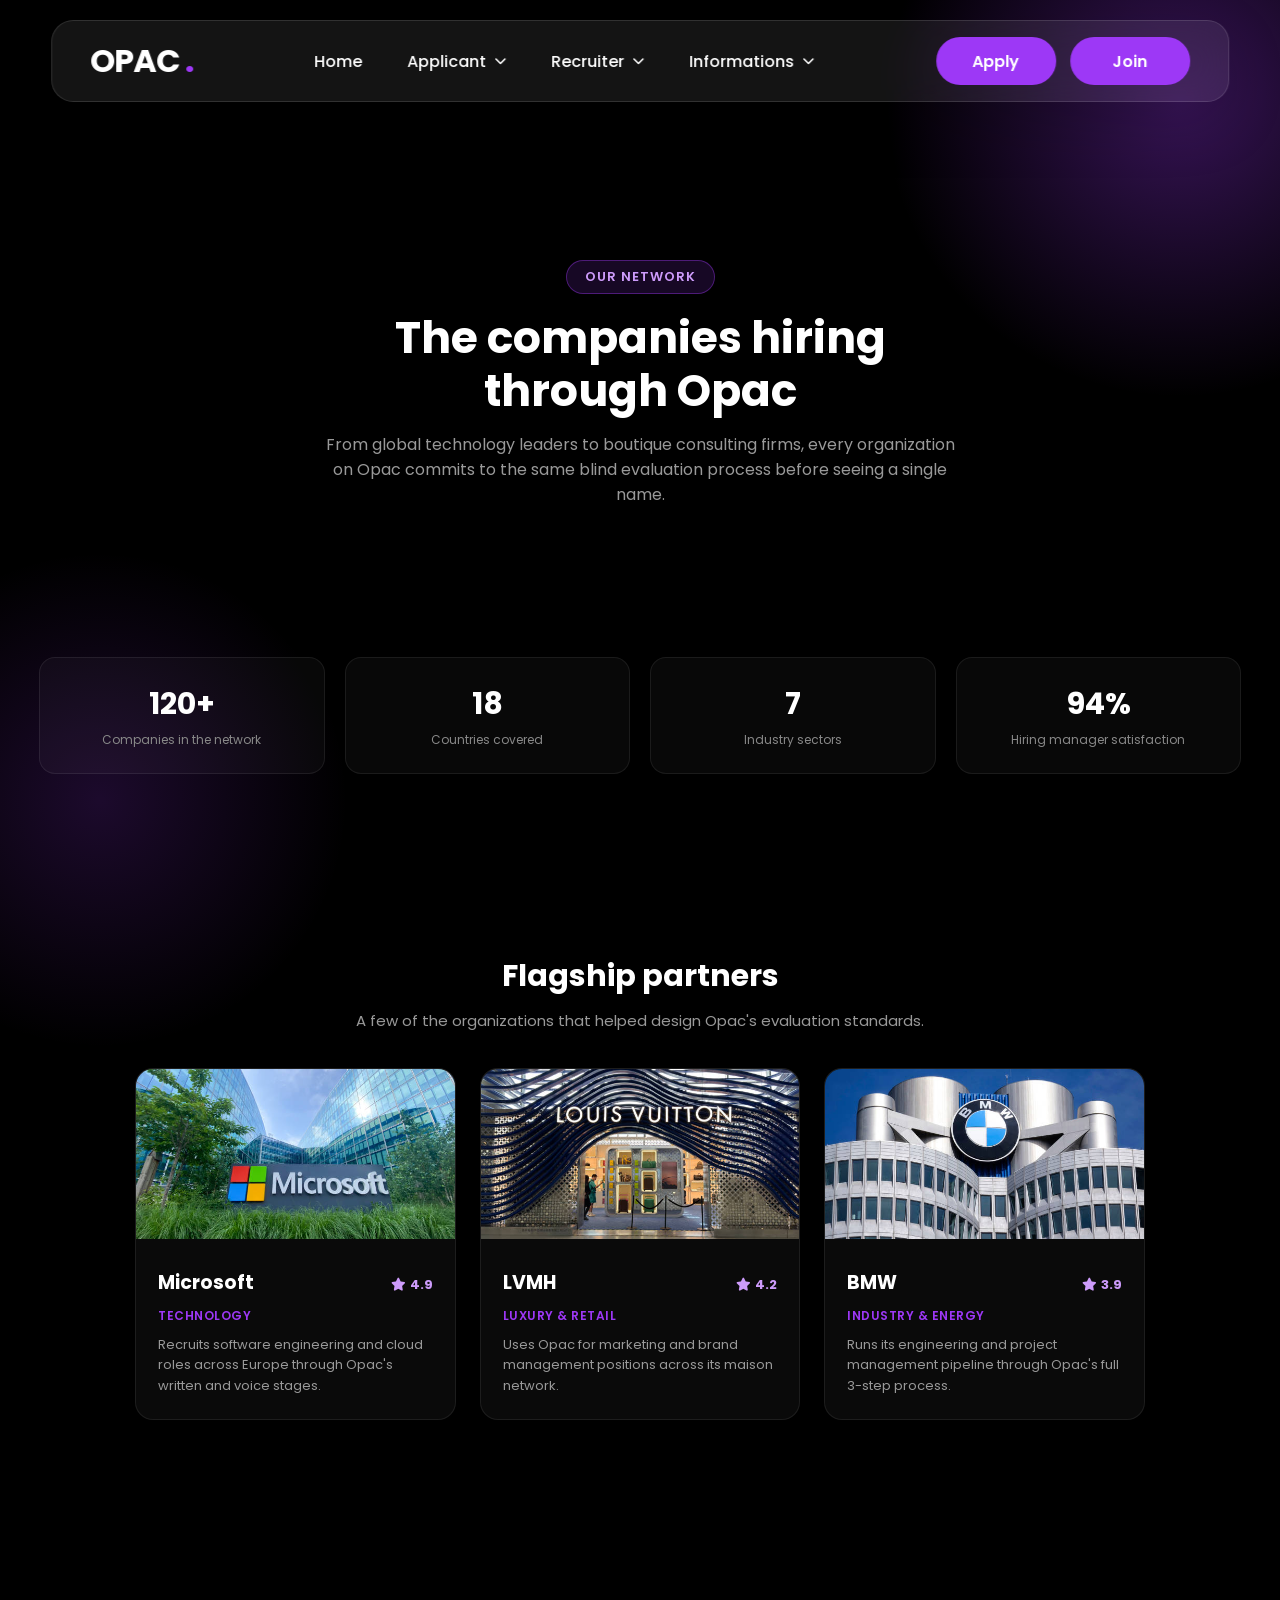
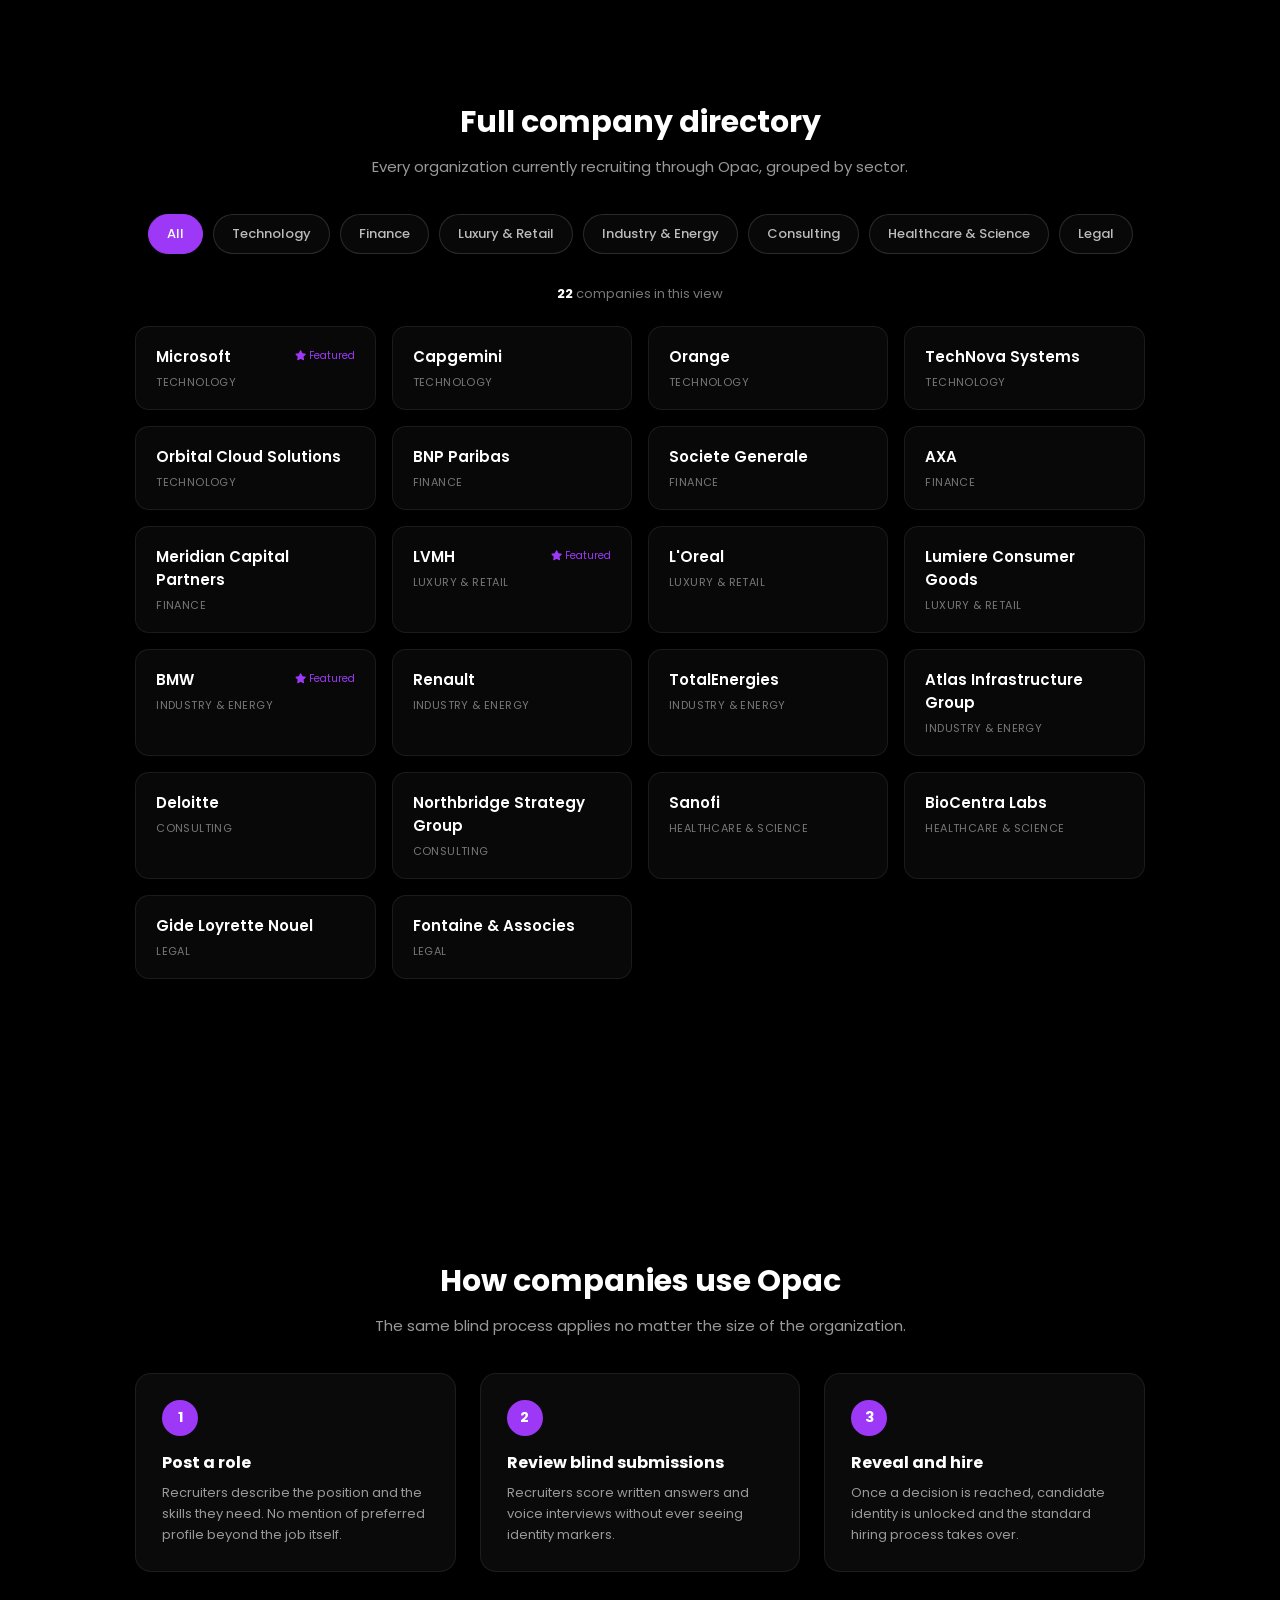
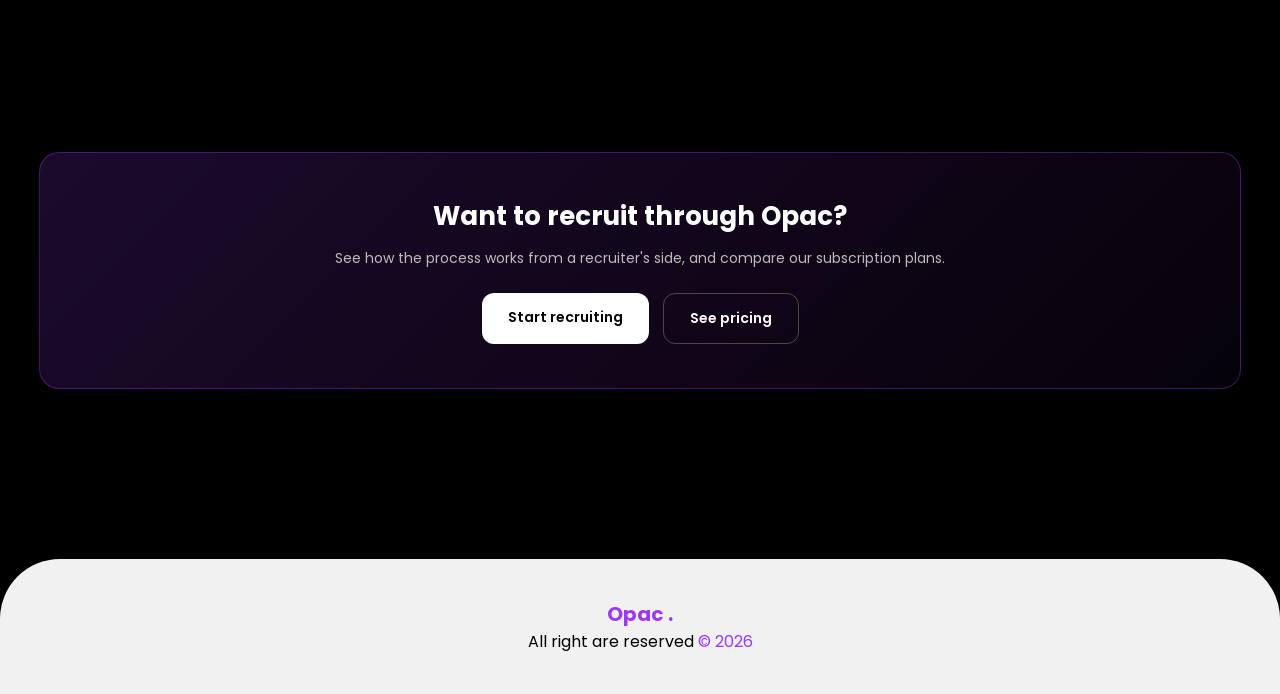
<file: applicant/companies.html>
<!DOCTYPE html>
<html lang="en">

<head>

    <meta charset="UTF-8">
    <meta name="viewport" content="width=device-width, initial-scale=1.0">

    <title>Companies | Opac</title>

    <link rel="shortcut icon" href="../image/icon/Globe.svg">
    <link rel="stylesheet" href="../landing/landing.css">
    <link rel="stylesheet" href="companies.css">

    <link rel="preconnect" href="https://fonts.googleapis.com">
    <link rel="preconnect" href="https://fonts.gstatic.com" crossorigin>
    <link href="https://fonts.googleapis.com/css2?family=Poppins:wght@300;400;500;600;700&display=swap" rel="stylesheet">
    <link rel="stylesheet" href="https://cdnjs.cloudflare.com/ajax/libs/font-awesome/6.5.0/css/all.min.css">

</head>

<body>

    <header>

        <a href="../index.html" class="logo">OPAC <span class="logo-span">.</span></a>

        <nav>
            <ul class="nav-links">
                <li><a href="../index.html#home">Home</a></li>
                <li class="dropdown">
                    <a href="../index.html#applicant">Applicant <i class="fa-solid fa-chevron-down"></i></a>
                    <ul class="dropdown-menu">
                        <li><a href="jobs.html">Jobs</a></li>
                        <li><a href="interviews.html">Interviews</a></li>
                        <li><a href="companies.html">Companies</a></li>
                        <li><a href="guide.html">Guide</a></li>
                    </ul>
                </li>
                <li class="dropdown">
                    <a href="../index.html#recruiter">Recruiter <i class="fa-solid fa-chevron-down"></i></a>
                    <ul class="dropdown-menu">
                        <li><a href="../recruiter/recruit.html">Recruit</a></li>
                        <li><a href="../recruiter/pricing.html">Pricing</a></li>
                        <li><a href="../recruiter/dashboard.html">Dashboard</a></li>
                        <li><a href="../recruiter/contact.html">Contact</a></li>
                    </ul>
                </li>
                <li class="dropdown">
                    <a href="../index.html#informations">Informations <i class="fa-solid fa-chevron-down"></i></a>
                    <ul class="dropdown-menu">
                        <li><a href="../informations/about.html">About</a></li>
                        <li><a href="../informations/statistics.html">Statistics</a></li>
                        <li><a href="../informations/privacy.html">Privacy</a></li>
                        <li><a href="../informations/terms.html">Terms</a></li>
                    </ul>
                </li>
            </ul>
        </nav>

        <div class="nav-actions">
            <a href="../apply/apply.html" class="nav-btn nav-btn">Apply</a>
            <a href="../join/join.html" class="nav-btn">Join</a>
        </div>

    </header>

    <main>

        <section class="co-hero">
            <div class="badge">Our network</div>
            <h1>The companies hiring<br>through Opac</h1>
            <p>From global technology leaders to boutique consulting firms, every organization on Opac commits to the same blind evaluation process before seeing a single name.</p>
        </section>

        <div class="platform-stats">
            <div class="stat">
                <div class="number">120+</div>
                <div class="label">Companies in the network</div>
            </div>
            <div class="stat">
                <div class="number">18</div>
                <div class="label">Countries covered</div>
            </div>
            <div class="stat">
                <div class="number">7</div>
                <div class="label">Industry sectors</div>
            </div>
            <div class="stat">
                <div class="number">94%</div>
                <div class="label">Hiring manager satisfaction</div>
            </div>
        </div>

        <section class="block">
            <div class="block-head">
                <h2>Flagship partners</h2>
                <p>A few of the organizations that helped design Opac's evaluation standards.</p>
            </div>

            <div class="featured-grid">

                <div class="featured-card">
                    <img src="../image/recruiter/Microsoft.jpg" alt="Microsoft">
                    <div class="content">
                        <div class="top-line">
                            <h3>Microsoft</h3>
                            <span class="rating"><i class="fa-solid fa-star"></i>4.9</span>
                        </div>
                        <p class="sector">Technology</p>
                        <p class="blurb">Recruits software engineering and cloud roles across Europe through Opac's written and voice stages.</p>
                    </div>
                </div>

                <div class="featured-card">
                    <img src="../image/recruiter/LVMH.jpg" alt="LVMH">
                    <div class="content">
                        <div class="top-line">
                            <h3>LVMH</h3>
                            <span class="rating"><i class="fa-solid fa-star"></i>4.2</span>
                        </div>
                        <p class="sector">Luxury &amp; Retail</p>
                        <p class="blurb">Uses Opac for marketing and brand management positions across its maison network.</p>
                    </div>
                </div>

                <div class="featured-card">
                    <img src="../image/recruiter/BMW.jpg" alt="BMW">
                    <div class="content">
                        <div class="top-line">
                            <h3>BMW</h3>
                            <span class="rating"><i class="fa-solid fa-star"></i>3.9</span>
                        </div>
                        <p class="sector">Industry &amp; Energy</p>
                        <p class="blurb">Runs its engineering and project management pipeline through Opac's full 3-step process.</p>
                    </div>
                </div>

            </div>
        </section>

        <section class="block">
            <div class="block-head">
                <h2>Full company directory</h2>
                <p>Every organization currently recruiting through Opac, grouped by sector.</p>
            </div>

            <div class="category-pills">
                <button class="pill active" data-category="All">All</button>
                <button class="pill" data-category="Technology">Technology</button>
                <button class="pill" data-category="Finance">Finance</button>
                <button class="pill" data-category="Luxury &amp; Retail">Luxury &amp; Retail</button>
                <button class="pill" data-category="Industry &amp; Energy">Industry &amp; Energy</button>
                <button class="pill" data-category="Consulting">Consulting</button>
                <button class="pill" data-category="Healthcare &amp; Science">Healthcare &amp; Science</button>
                <button class="pill" data-category="Legal">Legal</button>
            </div>

            <p class="results-count" id="results-count"></p>

            <div class="network-grid" id="network-grid"></div>

        </section>

        <section class="block">
            <div class="block-head">
                <h2>How companies use Opac</h2>
                <p>The same blind process applies no matter the size of the organization.</p>
            </div>

            <div class="how-steps">

                <div class="how-step">
                    <div class="step-number">1</div>
                    <h3>Post a role</h3>
                    <p>Recruiters describe the position and the skills they need. No mention of preferred profile beyond the job itself.</p>
                </div>

                <div class="how-step">
                    <div class="step-number">2</div>
                    <h3>Review blind submissions</h3>
                    <p>Recruiters score written answers and voice interviews without ever seeing identity markers.</p>
                </div>

                <div class="how-step">
                    <div class="step-number">3</div>
                    <h3>Reveal and hire</h3>
                    <p>Once a decision is reached, candidate identity is unlocked and the standard hiring process takes over.</p>
                </div>

            </div>
        </section>

        <section class="cta-banner">
            <h2>Want to recruit through Opac?</h2>
            <p>See how the process works from a recruiter's side, and compare our subscription plans.</p>
            <div class="cta-buttons">
                <a href="../recruiter/recruit.html" class="primary">Start recruiting</a>
                <a href="../recruiter/pricing.html" class="secondary">See pricing</a>
            </div>
        </section>

    </main>

    <footer>
        <div class="footer-logo">
            <p>Opac <span>.</span></p>
        </div>
        <p class="right-footer">All right are reserved <span>&copy; 2026</span></p>
    </footer>

    <script src="companies.js"></script>

</body>

</html>
</file>
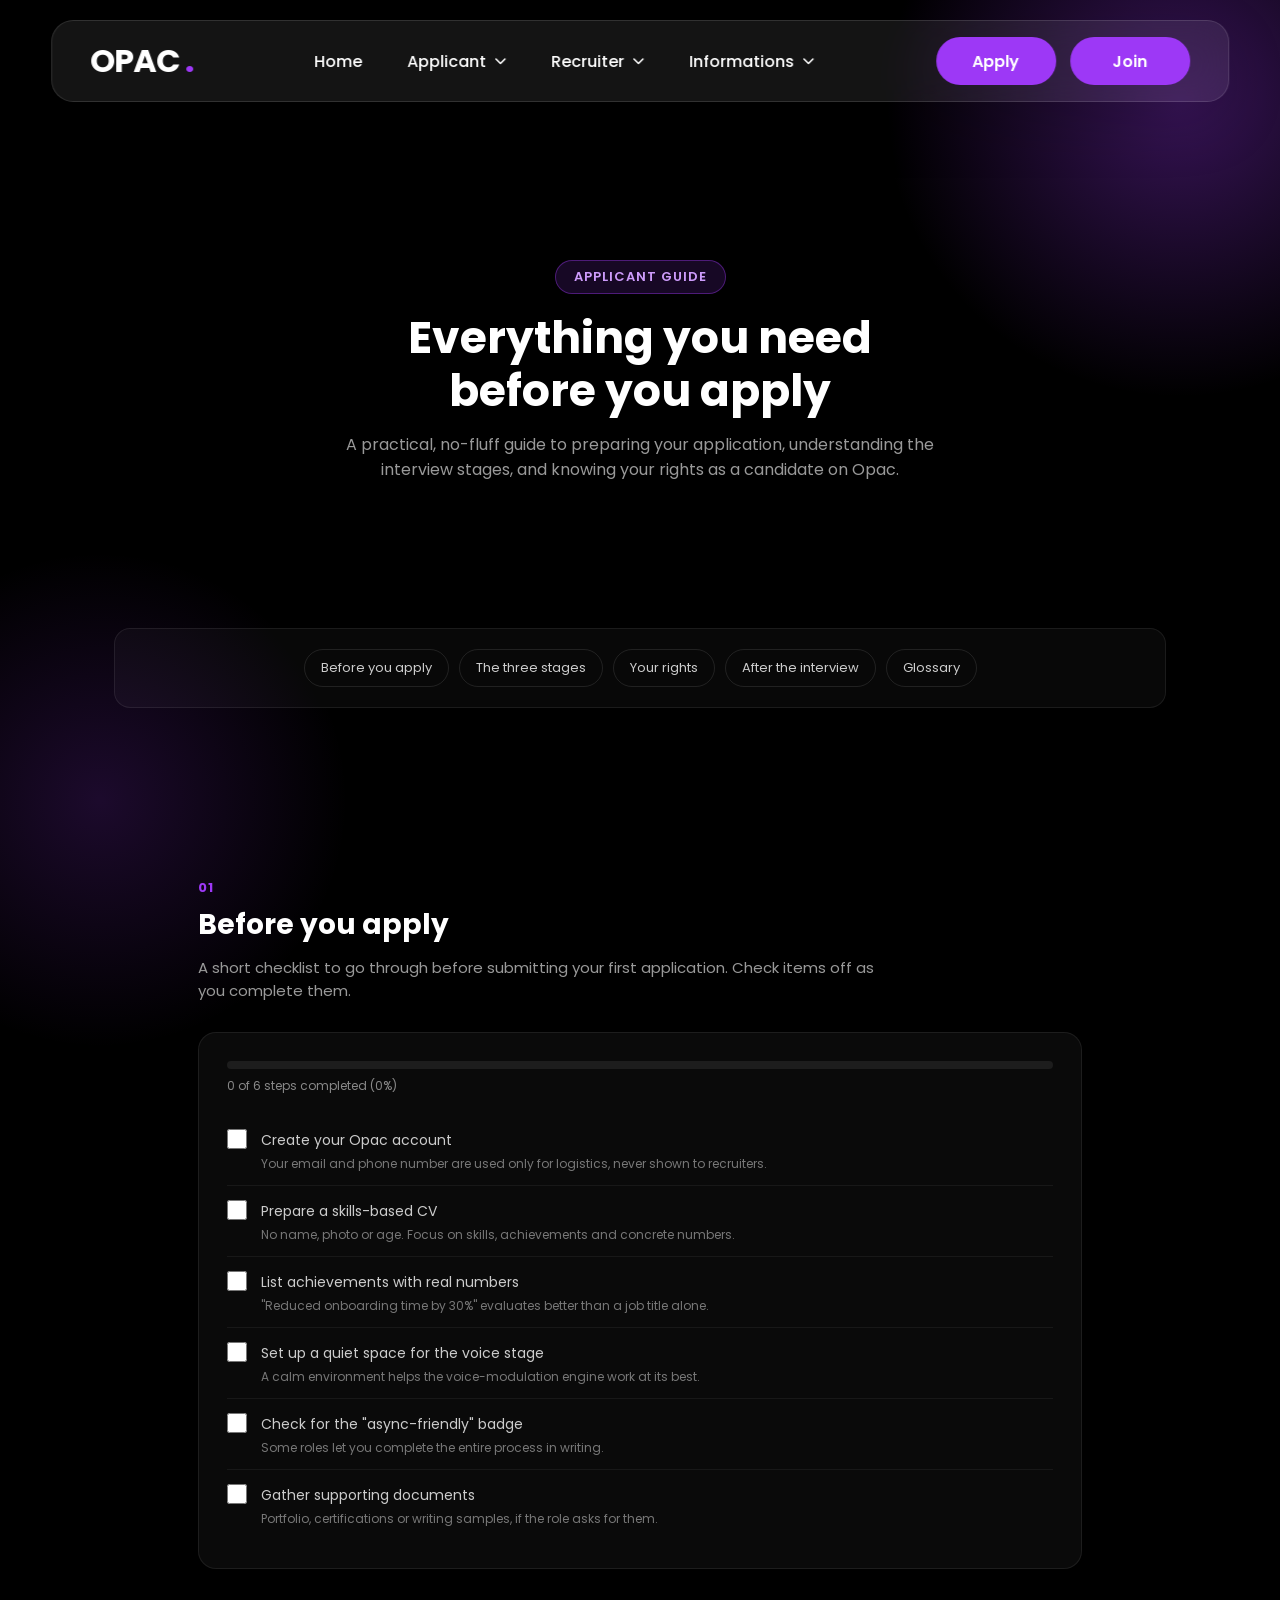
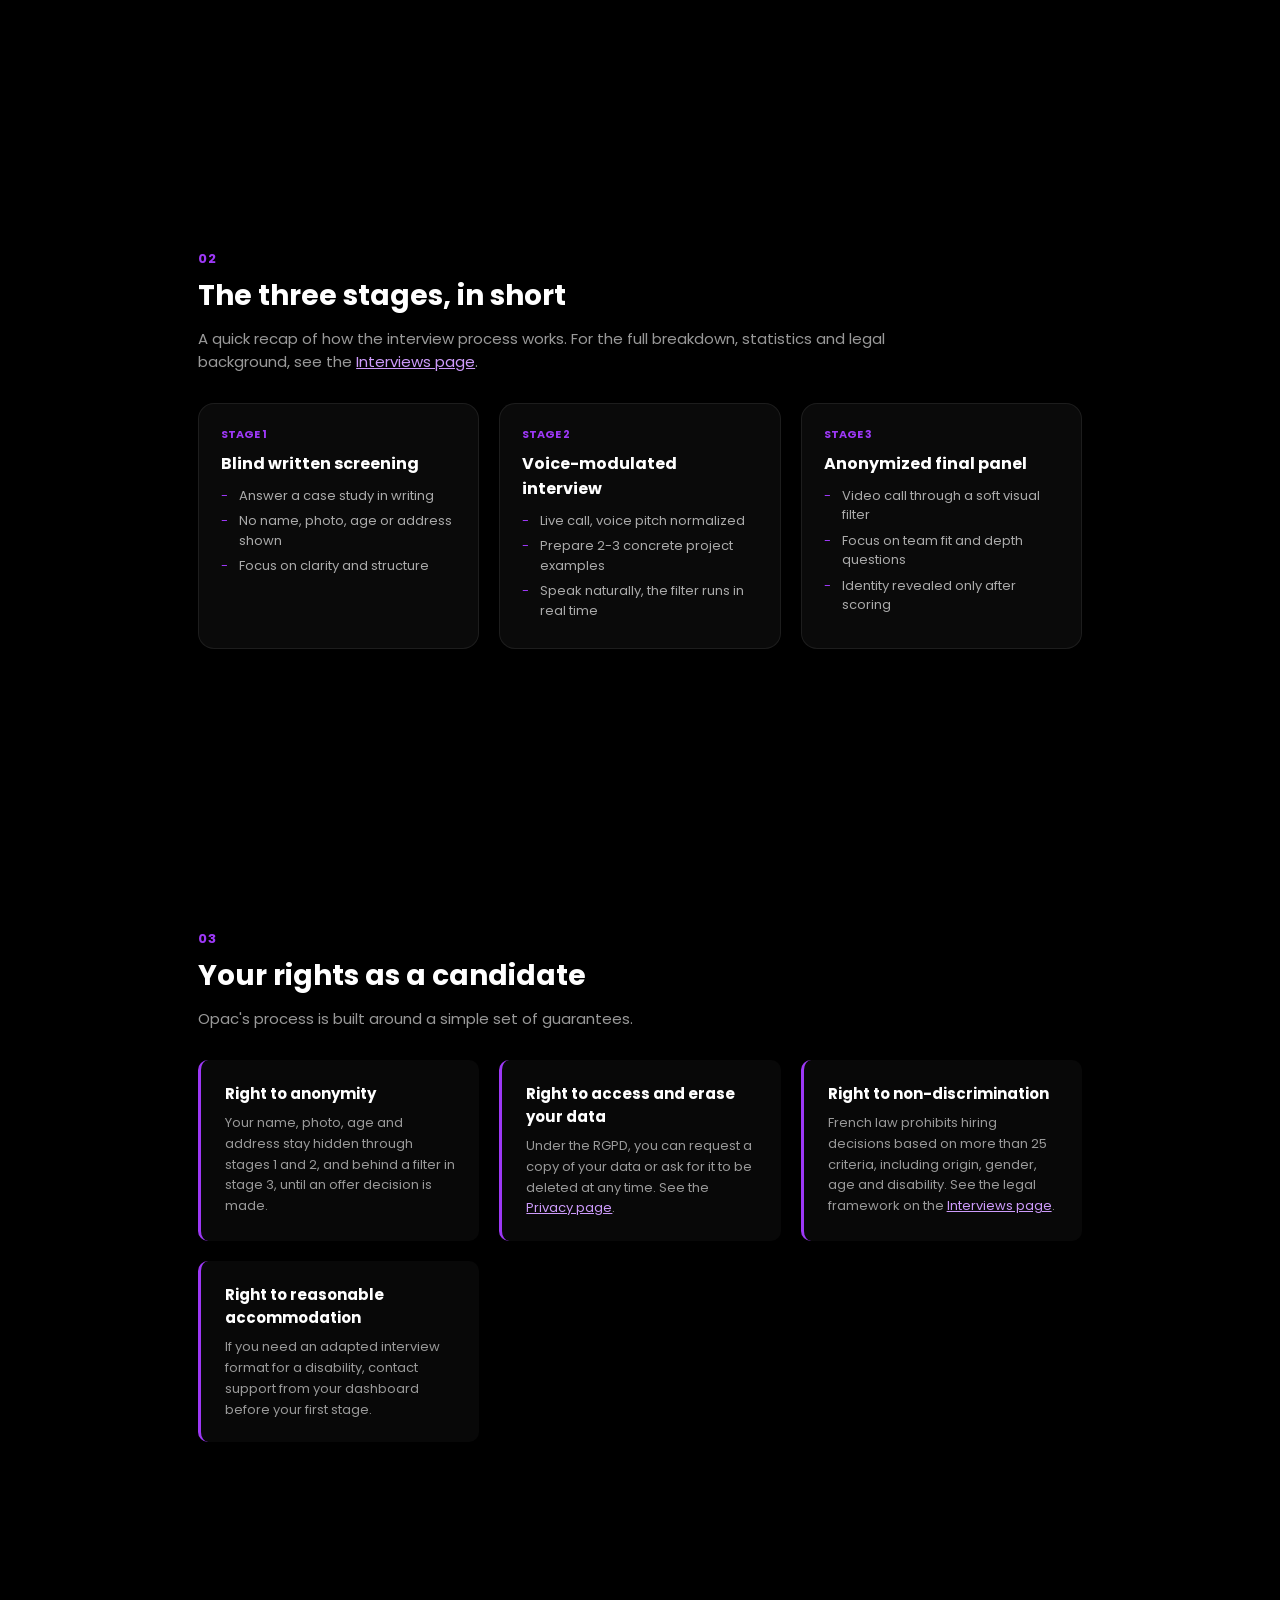
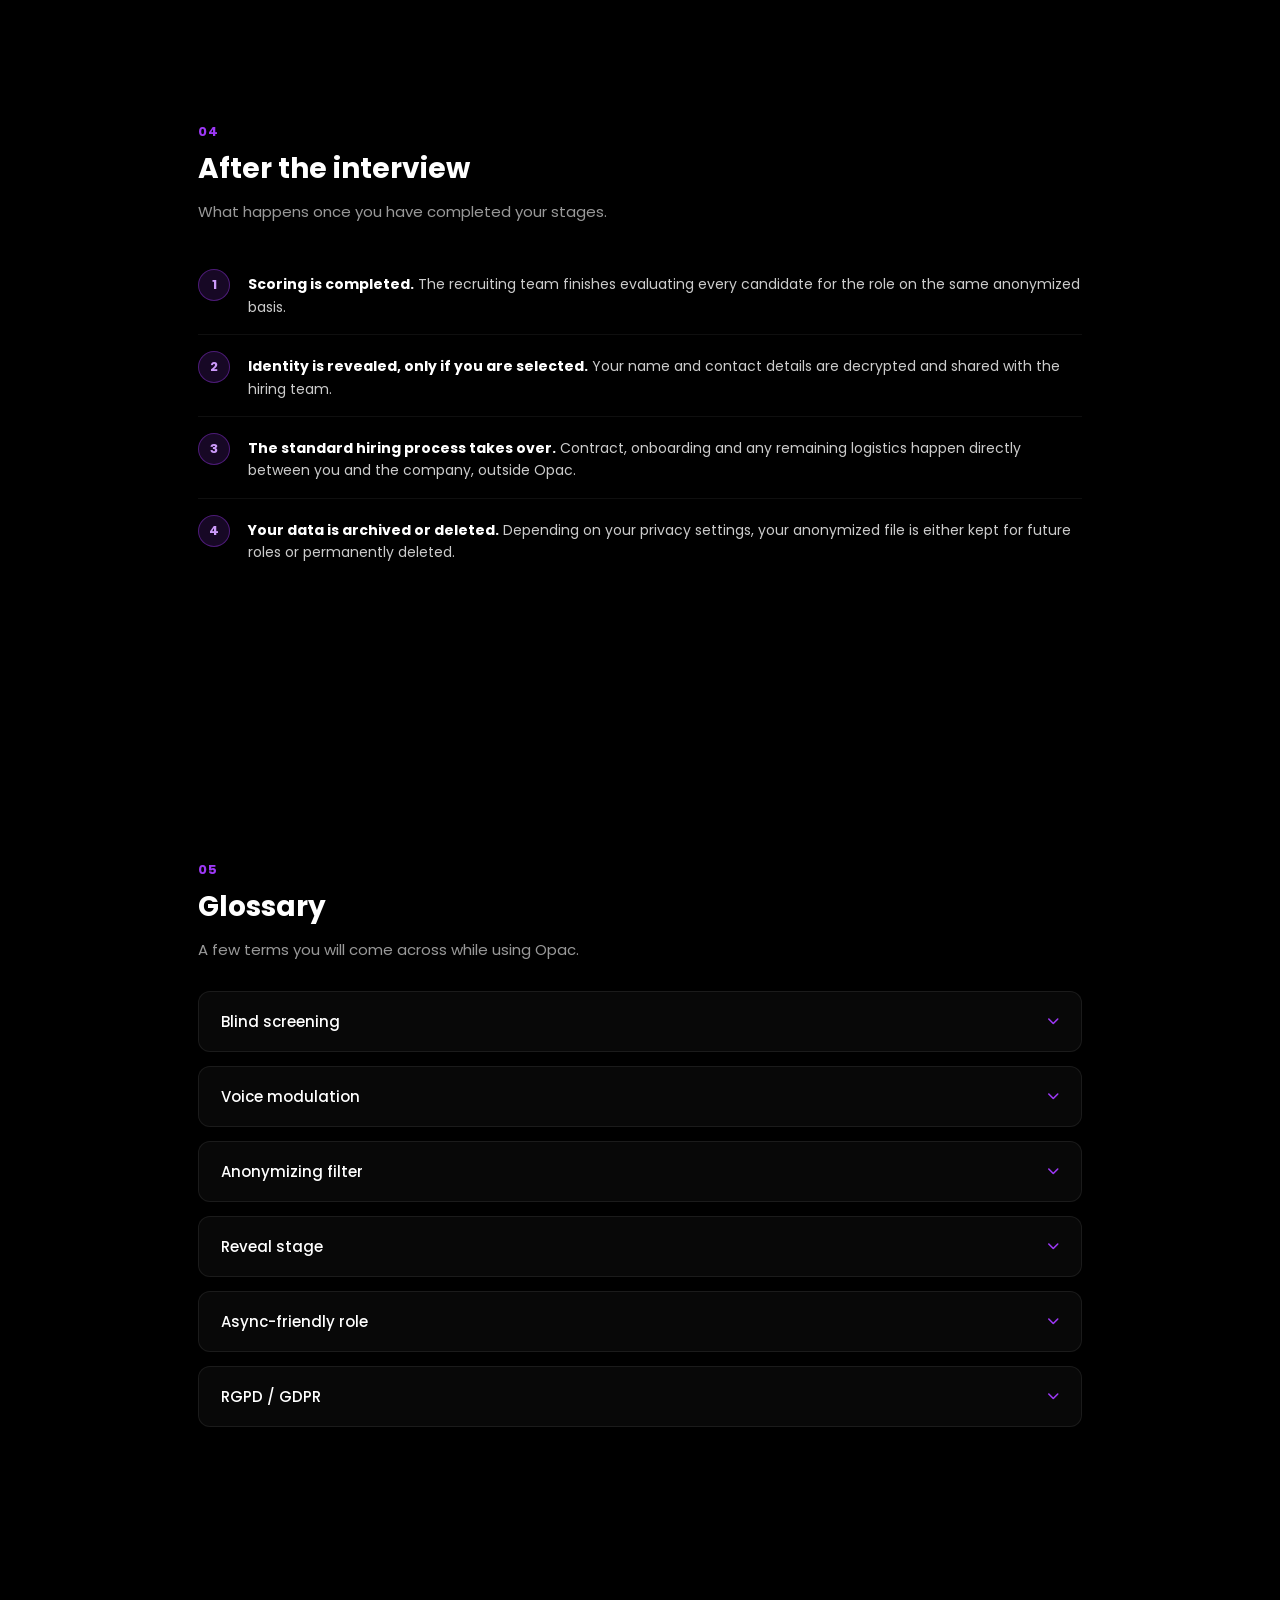
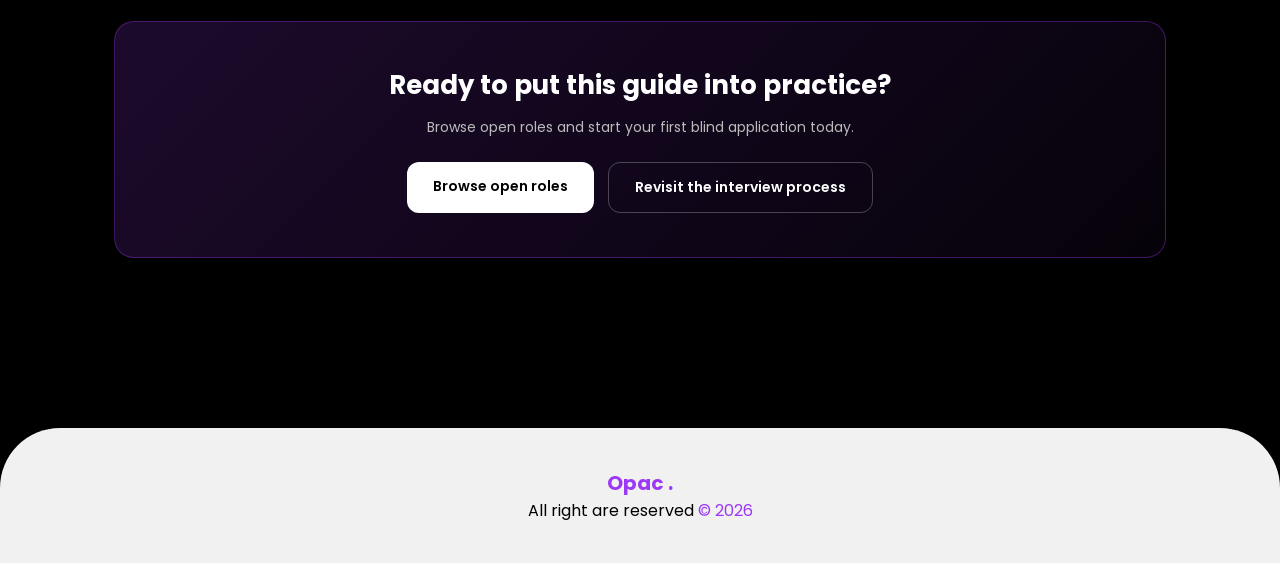
<file: applicant/guide.html>
<!DOCTYPE html>
<html lang="en">

<head>

    <meta charset="UTF-8">
    <meta name="viewport" content="width=device-width, initial-scale=1.0">

    <title>Guide | Opac</title>

    <link rel="shortcut icon" href="../image/icon/Globe.svg">
    <link rel="stylesheet" href="../landing/landing.css">
    <link rel="stylesheet" href="guide.css">

    <link rel="preconnect" href="https://fonts.googleapis.com">
    <link rel="preconnect" href="https://fonts.gstatic.com" crossorigin>
    <link href="https://fonts.googleapis.com/css2?family=Poppins:wght@300;400;500;600;700&display=swap" rel="stylesheet">
    <link rel="stylesheet" href="https://cdnjs.cloudflare.com/ajax/libs/font-awesome/6.5.0/css/all.min.css">

</head>

<body>

    <header>

        <a href="../index.html" class="logo">OPAC <span class="logo-span">.</span></a>

        <nav>
            <ul class="nav-links">
                <li><a href="../index.html#home">Home</a></li>
                <li class="dropdown">
                    <a href="../index.html#applicant">Applicant <i class="fa-solid fa-chevron-down"></i></a>
                    <ul class="dropdown-menu">
                        <li><a href="jobs.html">Jobs</a></li>
                        <li><a href="interviews.html">Interviews</a></li>
                        <li><a href="companies.html">Companies</a></li>
                        <li><a href="guide.html">Guide</a></li>
                    </ul>
                </li>
                <li class="dropdown">
                    <a href="../index.html#recruiter">Recruiter <i class="fa-solid fa-chevron-down"></i></a>
                    <ul class="dropdown-menu">
                        <li><a href="../recruiter/recruit.html">Recruit</a></li>
                        <li><a href="../recruiter/pricing.html">Pricing</a></li>
                        <li><a href="../recruiter/dashboard.html">Dashboard</a></li>
                        <li><a href="../recruiter/contact.html">Contact</a></li>
                    </ul>
                </li>
                <li class="dropdown">
                    <a href="../index.html#informations">Informations <i class="fa-solid fa-chevron-down"></i></a>
                    <ul class="dropdown-menu">
                        <li><a href="../informations/about.html">About</a></li>
                        <li><a href="../informations/statistics.html">Statistics</a></li>
                        <li><a href="../informations/privacy.html">Privacy</a></li>
                        <li><a href="../informations/terms.html">Terms</a></li>
                    </ul>
                </li>
            </ul>
        </nav>

        <div class="nav-actions">
            <a href="../apply/apply.html" class="nav-btn nav-btn">Apply</a>
            <a href="../join/join.html" class="nav-btn">Join</a>
        </div>

    </header>

    <main>

        <section class="gd-hero">
            <div class="badge">Applicant guide</div>
            <h1>Everything you need<br>before you apply</h1>
            <p>A practical, no-fluff guide to preparing your application, understanding the interview stages, and knowing your rights as a candidate on Opac.</p>
        </section>

        <nav class="toc">
            <a href="#before-you-apply">Before you apply</a>
            <a href="#the-three-stages">The three stages</a>
            <a href="#your-rights">Your rights</a>
            <a href="#after-the-interview">After the interview</a>
            <a href="#glossary">Glossary</a>
        </nav>

        <section class="block" id="before-you-apply">
            <div class="block-head">
                <span class="block-number">01</span>
                <h2>Before you apply</h2>
                <p>A short checklist to go through before submitting your first application. Check items off as you complete them.</p>
            </div>

            <div class="checklist-wrap">

                <div class="progress-bar-track">
                    <div class="progress-bar-fill" id="progress-fill"></div>
                </div>
                <p class="progress-label" id="progress-label"></p>

                <div class="checklist-item">
                    <input type="checkbox" id="chk1">
                    <div>
                        <label for="chk1">Create your Opac account</label>
                        <small>Your email and phone number are used only for logistics, never shown to recruiters.</small>
                    </div>
                </div>

                <div class="checklist-item">
                    <input type="checkbox" id="chk2">
                    <div>
                        <label for="chk2">Prepare a skills-based CV</label>
                        <small>No name, photo or age. Focus on skills, achievements and concrete numbers.</small>
                    </div>
                </div>

                <div class="checklist-item">
                    <input type="checkbox" id="chk3">
                    <div>
                        <label for="chk3">List achievements with real numbers</label>
                        <small>"Reduced onboarding time by 30%" evaluates better than a job title alone.</small>
                    </div>
                </div>

                <div class="checklist-item">
                    <input type="checkbox" id="chk4">
                    <div>
                        <label for="chk4">Set up a quiet space for the voice stage</label>
                        <small>A calm environment helps the voice-modulation engine work at its best.</small>
                    </div>
                </div>

                <div class="checklist-item">
                    <input type="checkbox" id="chk5">
                    <div>
                        <label for="chk5">Check for the "async-friendly" badge</label>
                        <small>Some roles let you complete the entire process in writing.</small>
                    </div>
                </div>

                <div class="checklist-item">
                    <input type="checkbox" id="chk6">
                    <div>
                        <label for="chk6">Gather supporting documents</label>
                        <small>Portfolio, certifications or writing samples, if the role asks for them.</small>
                    </div>
                </div>

            </div>
        </section>

        <section class="block" id="the-three-stages">
            <div class="block-head">
                <span class="block-number">02</span>
                <h2>The three stages, in short</h2>
                <p>A quick recap of how the interview process works. For the full breakdown, statistics and legal background, see the <a href="interviews.html" style="color:#cd9bfb;">Interviews page</a>.</p>
            </div>

            <div class="mini-steps">

                <div class="mini-step">
                    <span class="step-tag">Stage 1</span>
                    <h3>Blind written screening</h3>
                    <ul>
                        <li>Answer a case study in writing</li>
                        <li>No name, photo, age or address shown</li>
                        <li>Focus on clarity and structure</li>
                    </ul>
                </div>

                <div class="mini-step">
                    <span class="step-tag">Stage 2</span>
                    <h3>Voice-modulated interview</h3>
                    <ul>
                        <li>Live call, voice pitch normalized</li>
                        <li>Prepare 2-3 concrete project examples</li>
                        <li>Speak naturally, the filter runs in real time</li>
                    </ul>
                </div>

                <div class="mini-step">
                    <span class="step-tag">Stage 3</span>
                    <h3>Anonymized final panel</h3>
                    <ul>
                        <li>Video call through a soft visual filter</li>
                        <li>Focus on team fit and depth questions</li>
                        <li>Identity revealed only after scoring</li>
                    </ul>
                </div>

            </div>
        </section>

        <section class="block" id="your-rights">
            <div class="block-head">
                <span class="block-number">03</span>
                <h2>Your rights as a candidate</h2>
                <p>Opac's process is built around a simple set of guarantees.</p>
            </div>

            <div class="rights-grid">

                <div class="right-card">
                    <h4>Right to anonymity</h4>
                    <p>Your name, photo, age and address stay hidden through stages 1 and 2, and behind a filter in stage 3, until an offer decision is made.</p>
                </div>

                <div class="right-card">
                    <h4>Right to access and erase your data</h4>
                    <p>Under the RGPD, you can request a copy of your data or ask for it to be deleted at any time. See the <a href="../informations/privacy.html">Privacy page</a>.</p>
                </div>

                <div class="right-card">
                    <h4>Right to non-discrimination</h4>
                    <p>French law prohibits hiring decisions based on more than 25 criteria, including origin, gender, age and disability. See the legal framework on the <a href="interviews.html">Interviews page</a>.</p>
                </div>

                <div class="right-card">
                    <h4>Right to reasonable accommodation</h4>
                    <p>If you need an adapted interview format for a disability, contact support from your dashboard before your first stage.</p>
                </div>

            </div>
        </section>

        <section class="block" id="after-the-interview">
            <div class="block-head">
                <span class="block-number">04</span>
                <h2>After the interview</h2>
                <p>What happens once you have completed your stages.</p>
            </div>

            <ul class="after-list">
                <li><p><strong>Scoring is completed.</strong> The recruiting team finishes evaluating every candidate for the role on the same anonymized basis.</p></li>
                <li><p><strong>Identity is revealed, only if you are selected.</strong> Your name and contact details are decrypted and shared with the hiring team.</p></li>
                <li><p><strong>The standard hiring process takes over.</strong> Contract, onboarding and any remaining logistics happen directly between you and the company, outside Opac.</p></li>
                <li><p><strong>Your data is archived or deleted.</strong> Depending on your privacy settings, your anonymized file is either kept for future roles or permanently deleted.</p></li>
            </ul>
        </section>

        <section class="block" id="glossary">
            <div class="block-head">
                <span class="block-number">05</span>
                <h2>Glossary</h2>
                <p>A few terms you will come across while using Opac.</p>
            </div>

            <div class="accordion">

                <div class="accordion-item">
                    <div class="accordion-question">
                        Blind screening
                        <i class="fa-solid fa-chevron-down"></i>
                    </div>
                    <div class="accordion-answer">
                        <p>The first stage of the process, where recruiters review only your written answers, skills and experience level, with no identity markers attached.</p>
                    </div>
                </div>

                <div class="accordion-item">
                    <div class="accordion-question">
                        Voice modulation
                        <i class="fa-solid fa-chevron-down"></i>
                    </div>
                    <div class="accordion-answer">
                        <p>A real-time audio filter that normalizes pitch and softens regional accents during stage 2, so gender and age cues are not audible to the recruiter.</p>
                    </div>
                </div>

                <div class="accordion-item">
                    <div class="accordion-question">
                        Anonymizing filter
                        <i class="fa-solid fa-chevron-down"></i>
                    </div>
                    <div class="accordion-answer">
                        <p>The visual filter applied during stage 3 video calls, replacing your image with a neutral silhouette or avatar until the reveal stage.</p>
                    </div>
                </div>

                <div class="accordion-item">
                    <div class="accordion-question">
                        Reveal stage
                        <i class="fa-solid fa-chevron-down"></i>
                    </div>
                    <div class="accordion-answer">
                        <p>The moment, after a hiring decision has been made, when your real identity is decrypted and shared with the hiring team.</p>
                    </div>
                </div>

                <div class="accordion-item">
                    <div class="accordion-question">
                        Async-friendly role
                        <i class="fa-solid fa-chevron-down"></i>
                    </div>
                    <div class="accordion-answer">
                        <p>A job listing that can be completed entirely through the written stage, without a live voice or video call.</p>
                    </div>
                </div>

                <div class="accordion-item">
                    <div class="accordion-question">
                        RGPD / GDPR
                        <i class="fa-solid fa-chevron-down"></i>
                    </div>
                    <div class="accordion-answer">
                        <p>The EU General Data Protection Regulation (Reglement UE 2016/679), which governs how Opac collects, stores and eventually reveals your personal data.</p>
                    </div>
                </div>

            </div>
        </section>

        <section class="cta-banner">
            <h2>Ready to put this guide into practice?</h2>
            <p>Browse open roles and start your first blind application today.</p>
            <div class="cta-buttons">
                <a href="jobs.html" class="primary">Browse open roles</a>
                <a href="interviews.html" class="secondary">Revisit the interview process</a>
            </div>
        </section>

    </main>

    <footer>
        <div class="footer-logo">
            <p>Opac <span>.</span></p>
        </div>
        <p class="right-footer">All right are reserved <span>&copy; 2026</span></p>
    </footer>

    <script src="guide.js"></script>

</body>

</html>
</file>
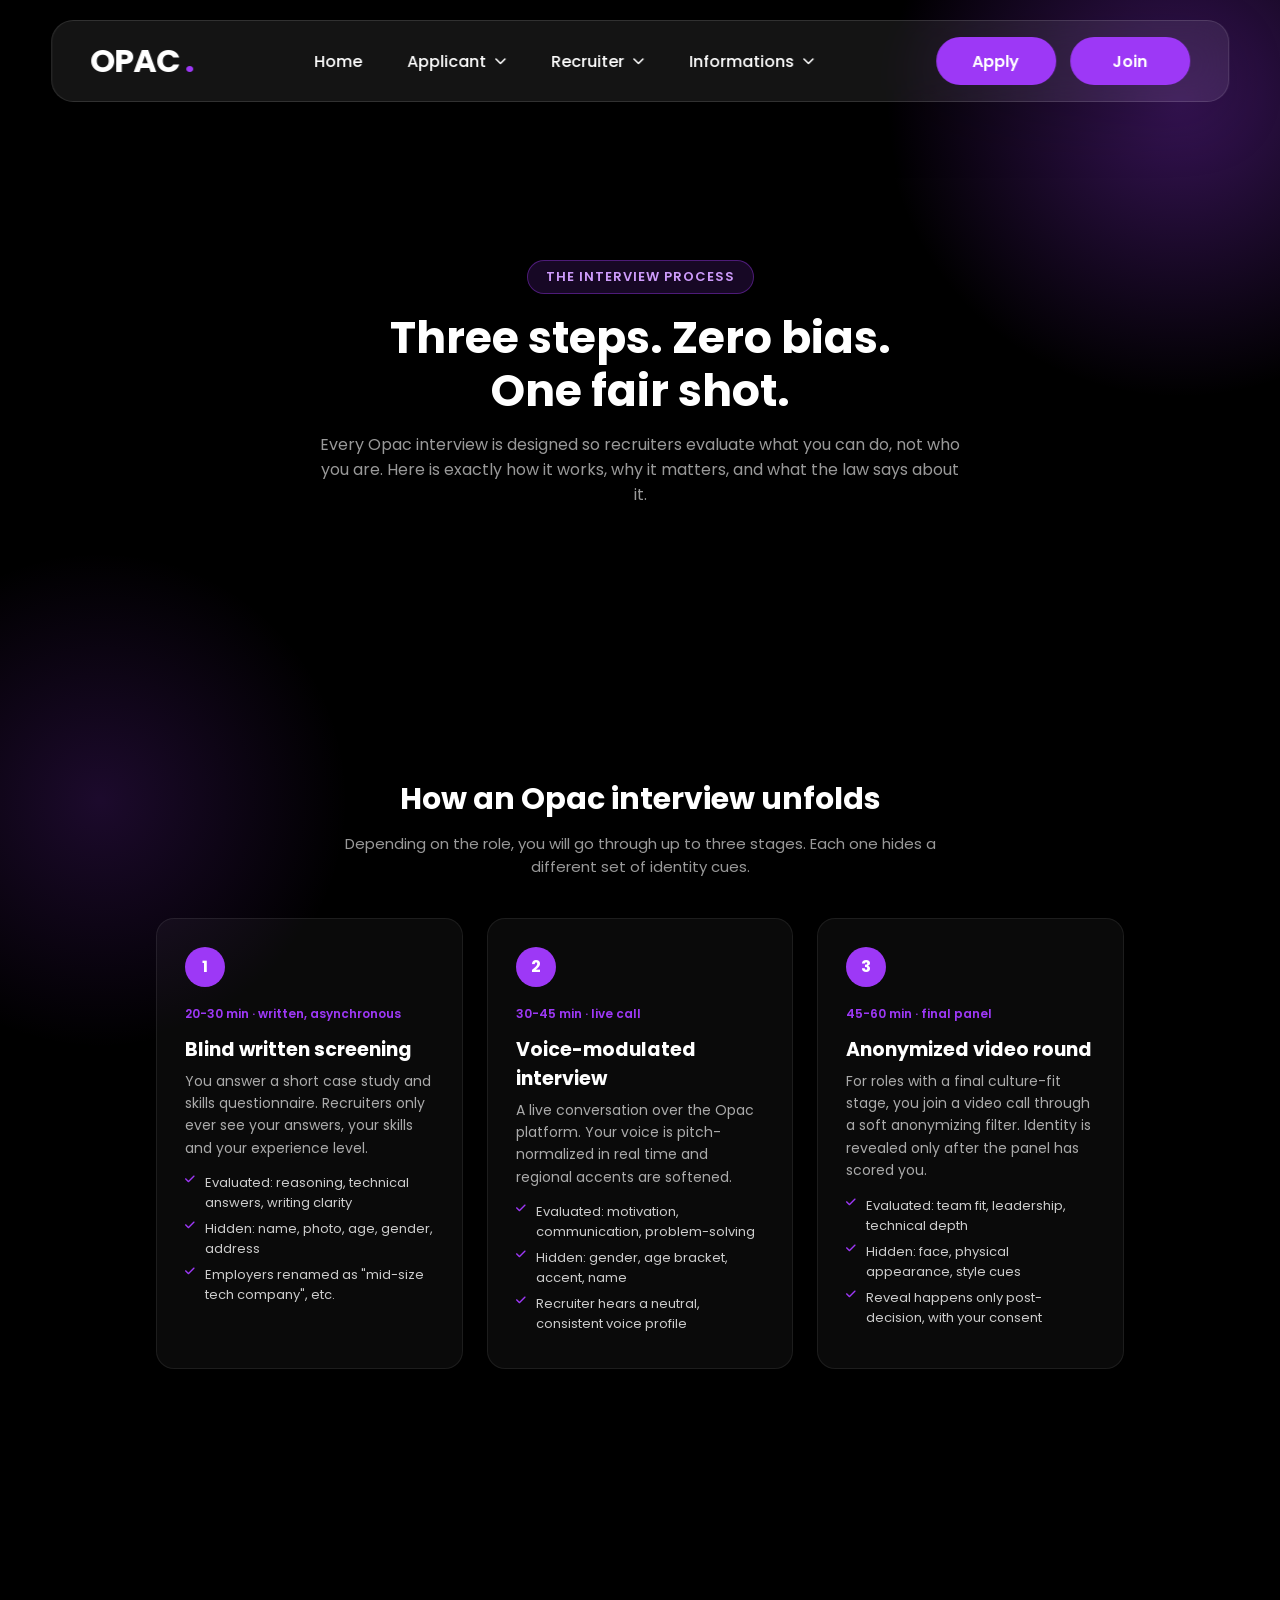
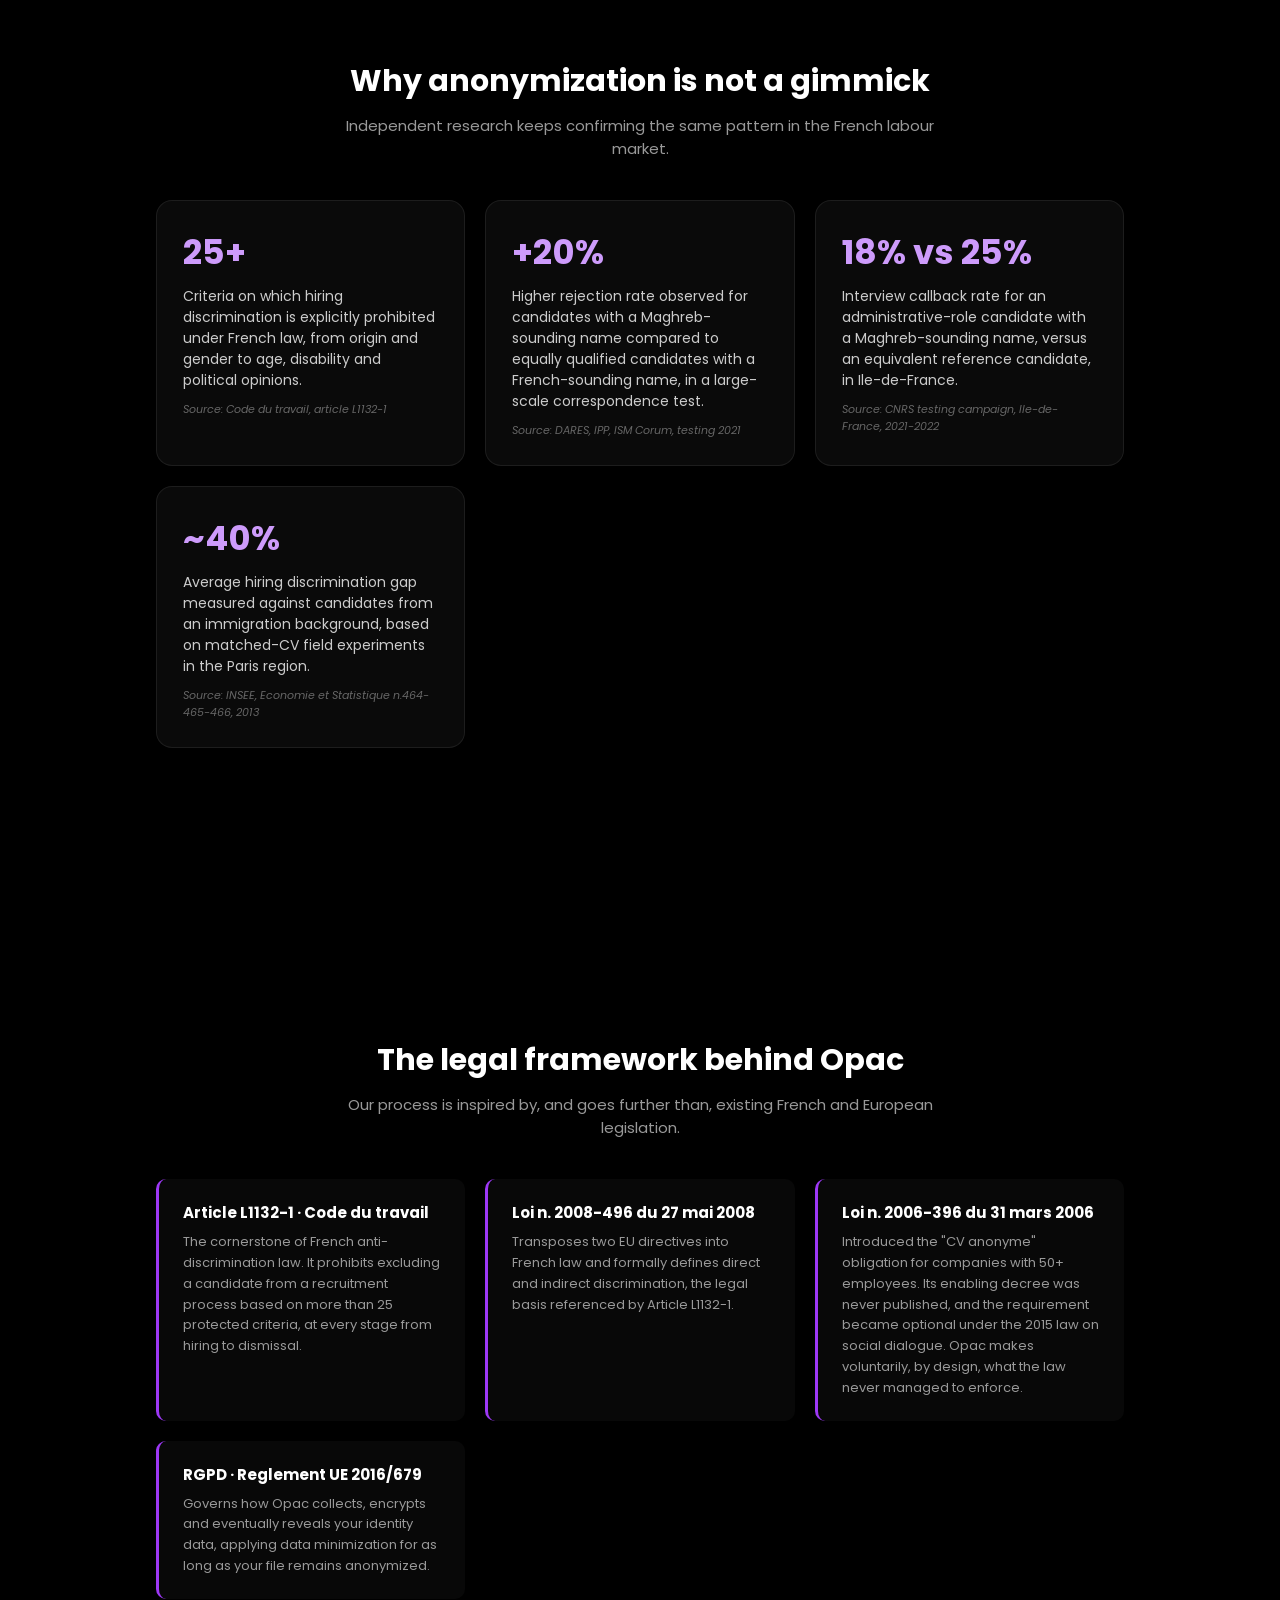
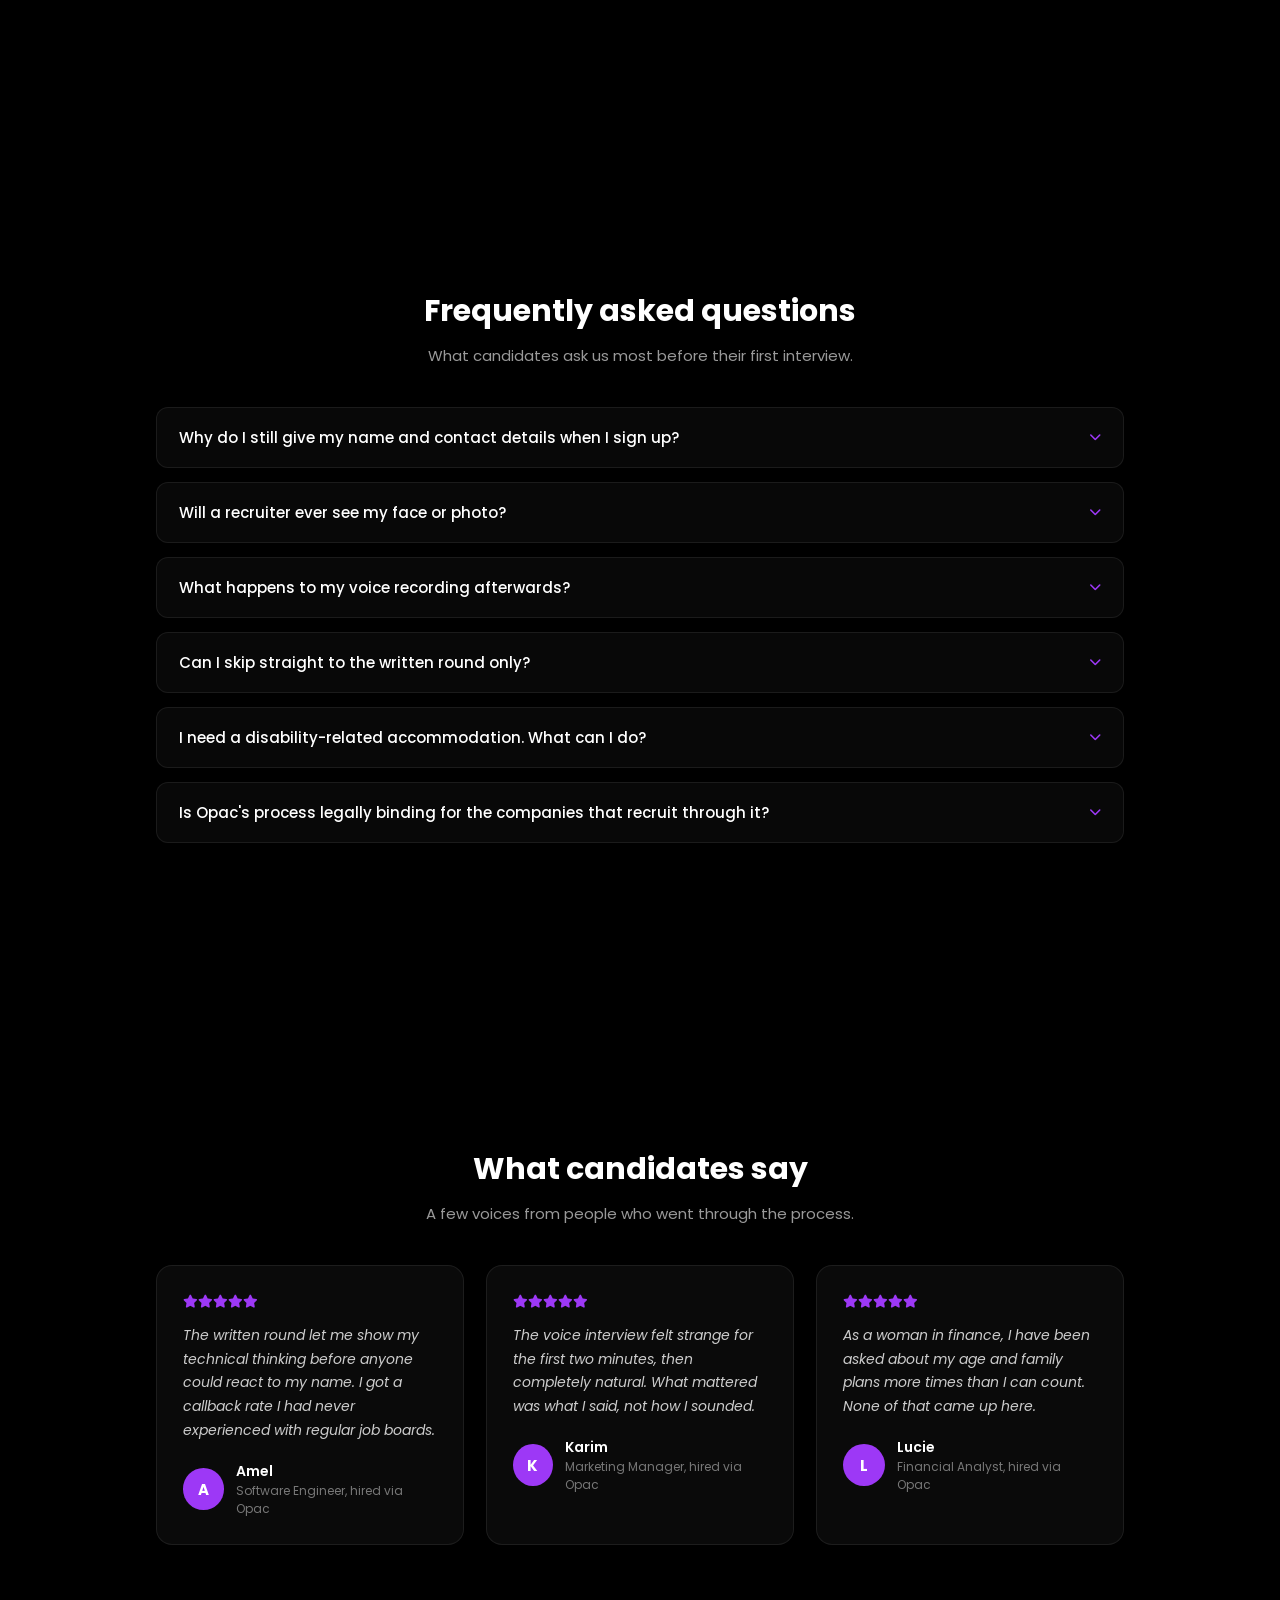
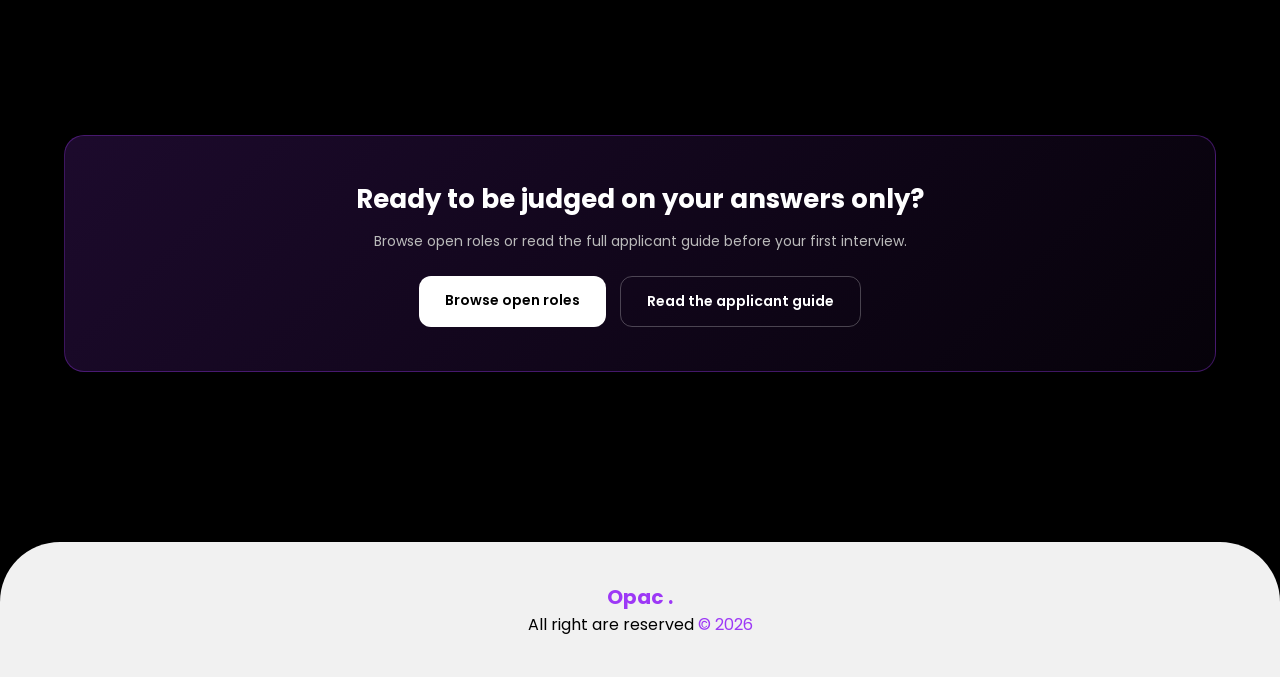
<file: applicant/interviews.html>
<!DOCTYPE html>
<html lang="en">

<head>

    <meta charset="UTF-8">
    <meta name="viewport" content="width=device-width, initial-scale=1.0">

    <title>Interviews | Opac</title>

    <link rel="shortcut icon" href="../image/icon/Globe.svg">
    <link rel="stylesheet" href="../landing/landing.css">
    <link rel="stylesheet" href="interviews.css">

    <link rel="preconnect" href="https://fonts.googleapis.com">
    <link rel="preconnect" href="https://fonts.gstatic.com" crossorigin>
    <link href="https://fonts.googleapis.com/css2?family=Poppins:wght@300;400;500;600;700&display=swap" rel="stylesheet">
    <link rel="stylesheet" href="https://cdnjs.cloudflare.com/ajax/libs/font-awesome/6.5.0/css/all.min.css">

</head>

<body>

    <header>

        <a href="../index.html" class="logo">OPAC <span class="logo-span">.</span></a>

        <nav>
            <ul class="nav-links">
                <li><a href="../index.html#home">Home</a></li>
                <li class="dropdown">
                    <a href="../index.html#applicant">Applicant <i class="fa-solid fa-chevron-down"></i></a>
                    <ul class="dropdown-menu">
                        <li><a href="jobs.html">Jobs</a></li>
                        <li><a href="interviews.html">Interviews</a></li>
                        <li><a href="companies.html">Companies</a></li>
                        <li><a href="guide.html">Guide</a></li>
                    </ul>
                </li>
                <li class="dropdown">
                    <a href="../index.html#recruiter">Recruiter <i class="fa-solid fa-chevron-down"></i></a>
                    <ul class="dropdown-menu">
                        <li><a href="../recruiter/recruit.html">Recruit</a></li>
                        <li><a href="../recruiter/pricing.html">Pricing</a></li>
                        <li><a href="../recruiter/dashboard.html">Dashboard</a></li>
                        <li><a href="../recruiter/contact.html">Contact</a></li>
                    </ul>
                </li>
                <li class="dropdown">
                    <a href="../index.html#informations">Informations <i class="fa-solid fa-chevron-down"></i></a>
                    <ul class="dropdown-menu">
                        <li><a href="../informations/about.html">About</a></li>
                        <li><a href="../informations/statistics.html">Statistics</a></li>
                        <li><a href="../informations/privacy.html">Privacy</a></li>
                        <li><a href="../informations/terms.html">Terms</a></li>
                    </ul>
                </li>
            </ul>
        </nav>

        <div class="nav-actions">
            <a href="../apply/apply.html" class="nav-btn nav-btn">Apply</a>
            <a href="../join/join.html" class="nav-btn">Join</a>
        </div>

    </header>

    <main>

        <section class="iv-hero">
            <div class="badge">The interview process</div>
            <h1>Three steps. Zero bias.<br>One fair shot.</h1>
            <p>Every Opac interview is designed so recruiters evaluate what you can do, not who you are. Here is exactly how it works, why it matters, and what the law says about it.</p>
        </section>

        <section class="block">
            <div class="block-head">
                <h2>How an Opac interview unfolds</h2>
                <p>Depending on the role, you will go through up to three stages. Each one hides a different set of identity cues.</p>
            </div>

            <div class="steps">

                <div class="step-card">
                    <div class="step-number">1</div>
                    <span class="step-duration">20-30 min &middot; written, asynchronous</span>
                    <h3>Blind written screening</h3>
                    <p>You answer a short case study and skills questionnaire. Recruiters only ever see your answers, your skills and your experience level.</p>
                    <ul>
                        <li>Evaluated: reasoning, technical answers, writing clarity</li>
                        <li>Hidden: name, photo, age, gender, address</li>
                        <li>Employers renamed as "mid-size tech company", etc.</li>
                    </ul>
                </div>

                <div class="step-card">
                    <div class="step-number">2</div>
                    <span class="step-duration">30-45 min &middot; live call</span>
                    <h3>Voice-modulated interview</h3>
                    <p>A live conversation over the Opac platform. Your voice is pitch-normalized in real time and regional accents are softened.</p>
                    <ul>
                        <li>Evaluated: motivation, communication, problem-solving</li>
                        <li>Hidden: gender, age bracket, accent, name</li>
                        <li>Recruiter hears a neutral, consistent voice profile</li>
                    </ul>
                </div>

                <div class="step-card">
                    <div class="step-number">3</div>
                    <span class="step-duration">45-60 min &middot; final panel</span>
                    <h3>Anonymized video round</h3>
                    <p>For roles with a final culture-fit stage, you join a video call through a soft anonymizing filter. Identity is revealed only after the panel has scored you.</p>
                    <ul>
                        <li>Evaluated: team fit, leadership, technical depth</li>
                        <li>Hidden: face, physical appearance, style cues</li>
                        <li>Reveal happens only post-decision, with your consent</li>
                    </ul>
                </div>

            </div>
        </section>

        <section class="block">
            <div class="block-head">
                <h2>Why anonymization is not a gimmick</h2>
                <p>Independent research keeps confirming the same pattern in the French labour market.</p>
            </div>

            <div class="stats-grid">

                <div class="stat-card">
                    <div class="stat-number">25+</div>
                    <p class="stat-desc">Criteria on which hiring discrimination is explicitly prohibited under French law, from origin and gender to age, disability and political opinions.</p>
                    <p class="stat-source">Source: Code du travail, article L1132-1</p>
                </div>

                <div class="stat-card">
                    <div class="stat-number">+20%</div>
                    <p class="stat-desc">Higher rejection rate observed for candidates with a Maghreb-sounding name compared to equally qualified candidates with a French-sounding name, in a large-scale correspondence test.</p>
                    <p class="stat-source">Source: DARES, IPP, ISM Corum, testing 2021</p>
                </div>

                <div class="stat-card">
                    <div class="stat-number">18% vs 25%</div>
                    <p class="stat-desc">Interview callback rate for an administrative-role candidate with a Maghreb-sounding name, versus an equivalent reference candidate, in Ile-de-France.</p>
                    <p class="stat-source">Source: CNRS testing campaign, Ile-de-France, 2021-2022</p>
                </div>

                <div class="stat-card">
                    <div class="stat-number">~40%</div>
                    <p class="stat-desc">Average hiring discrimination gap measured against candidates from an immigration background, based on matched-CV field experiments in the Paris region.</p>
                    <p class="stat-source">Source: INSEE, Economie et Statistique n.464-465-466, 2013</p>
                </div>

            </div>
        </section>

        <section class="block">
            <div class="block-head">
                <h2>The legal framework behind Opac</h2>
                <p>Our process is inspired by, and goes further than, existing French and European legislation.</p>
            </div>

            <div class="legal-grid">

                <div class="legal-card">
                    <h4>Article L1132-1 &middot; Code du travail</h4>
                    <p>The cornerstone of French anti-discrimination law. It prohibits excluding a candidate from a recruitment process based on more than 25 protected criteria, at every stage from hiring to dismissal.</p>
                </div>

                <div class="legal-card">
                    <h4>Loi n. 2008-496 du 27 mai 2008</h4>
                    <p>Transposes two EU directives into French law and formally defines direct and indirect discrimination, the legal basis referenced by Article L1132-1.</p>
                </div>

                <div class="legal-card">
                    <h4>Loi n. 2006-396 du 31 mars 2006</h4>
                    <p>Introduced the "CV anonyme" obligation for companies with 50+ employees. Its enabling decree was never published, and the requirement became optional under the 2015 law on social dialogue. Opac makes voluntarily, by design, what the law never managed to enforce.</p>
                </div>

                <div class="legal-card">
                    <h4>RGPD &middot; Reglement UE 2016/679</h4>
                    <p>Governs how Opac collects, encrypts and eventually reveals your identity data, applying data minimization for as long as your file remains anonymized.</p>
                </div>

            </div>
        </section>

        <section class="block">
            <div class="block-head">
                <h2>Frequently asked questions</h2>
                <p>What candidates ask us most before their first interview.</p>
            </div>

            <div class="accordion">

                <div class="accordion-item">
                    <div class="accordion-question">
                        Why do I still give my name and contact details when I sign up?
                        <i class="fa-solid fa-chevron-down"></i>
                    </div>
                    <div class="accordion-answer">
                        <p>Opac needs to verify your identity and handle logistics such as contracts once you are hired. That information is encrypted and never shown to recruiters during the written and voice stages. It is only decrypted if a company decides to make you an offer.</p>
                    </div>
                </div>

                <div class="accordion-item">
                    <div class="accordion-question">
                        Will a recruiter ever see my face or photo?
                        <i class="fa-solid fa-chevron-down"></i>
                    </div>
                    <div class="accordion-answer">
                        <p>Only if you reach the final panel round, and even then through an anonymizing filter. Your real image is revealed only after the panel has already scored you and a decision has been reached.</p>
                    </div>
                </div>

                <div class="accordion-item">
                    <div class="accordion-question">
                        What happens to my voice recording afterwards?
                        <i class="fa-solid fa-chevron-down"></i>
                    </div>
                    <div class="accordion-answer">
                        <p>Recordings are automatically deleted once the recruitment process for that role closes. Full details are available on our Privacy page.</p>
                    </div>
                </div>

                <div class="accordion-item">
                    <div class="accordion-question">
                        Can I skip straight to the written round only?
                        <i class="fa-solid fa-chevron-down"></i>
                    </div>
                    <div class="accordion-answer">
                        <p>Some roles are marked as "async-friendly" and can be completed entirely in writing. Look for the badge on the job listing.</p>
                    </div>
                </div>

                <div class="accordion-item">
                    <div class="accordion-question">
                        I need a disability-related accommodation. What can I do?
                        <i class="fa-solid fa-chevron-down"></i>
                    </div>
                    <div class="accordion-answer">
                        <p>Contact our support team from your dashboard. We arrange reasonable adjustments to the format of your interview without breaking anonymity, in line with the disability provisions of the Labour Code.</p>
                    </div>
                </div>

                <div class="accordion-item">
                    <div class="accordion-question">
                        Is Opac's process legally binding for the companies that recruit through it?
                        <i class="fa-solid fa-chevron-down"></i>
                    </div>
                    <div class="accordion-answer">
                        <p>Opac is a private evaluation platform. It is not a substitute for the (currently optional) anonymous CV provisions of French law. Recruiters commit to following our blind evaluation process through their contract with Opac.</p>
                    </div>
                </div>

            </div>
        </section>

        <section class="block">
            <div class="block-head">
                <h2>What candidates say</h2>
                <p>A few voices from people who went through the process.</p>
            </div>

            <div class="testimonial-grid">

                <div class="testimonial-card">
                    <div class="stars"><i class="fa-solid fa-star"></i><i class="fa-solid fa-star"></i><i class="fa-solid fa-star"></i><i class="fa-solid fa-star"></i><i class="fa-solid fa-star"></i></div>
                    <p class="quote">The written round let me show my technical thinking before anyone could react to my name. I got a callback rate I had never experienced with regular job boards.</p>
                    <div class="author">
                        <div class="avatar">A</div>
                        <div>
                            <p class="author-name">Amel</p>
                            <p class="author-role">Software Engineer, hired via Opac</p>
                        </div>
                    </div>
                </div>

                <div class="testimonial-card">
                    <div class="stars"><i class="fa-solid fa-star"></i><i class="fa-solid fa-star"></i><i class="fa-solid fa-star"></i><i class="fa-solid fa-star"></i><i class="fa-solid fa-star"></i></div>
                    <p class="quote">The voice interview felt strange for the first two minutes, then completely natural. What mattered was what I said, not how I sounded.</p>
                    <div class="author">
                        <div class="avatar">K</div>
                        <div>
                            <p class="author-name">Karim</p>
                            <p class="author-role">Marketing Manager, hired via Opac</p>
                        </div>
                    </div>
                </div>

                <div class="testimonial-card">
                    <div class="stars"><i class="fa-solid fa-star"></i><i class="fa-solid fa-star"></i><i class="fa-solid fa-star"></i><i class="fa-solid fa-star"></i><i class="fa-solid fa-star"></i></div>
                    <p class="quote">As a woman in finance, I have been asked about my age and family plans more times than I can count. None of that came up here.</p>
                    <div class="author">
                        <div class="avatar">L</div>
                        <div>
                            <p class="author-name">Lucie</p>
                            <p class="author-role">Financial Analyst, hired via Opac</p>
                        </div>
                    </div>
                </div>

            </div>
        </section>

        <section class="cta-banner">
            <h2>Ready to be judged on your answers only?</h2>
            <p>Browse open roles or read the full applicant guide before your first interview.</p>
            <div class="cta-buttons">
                <a href="jobs.html" class="primary">Browse open roles</a>
                <a href="guide.html" class="secondary">Read the applicant guide</a>
            </div>
        </section>

    </main>

    <footer>
        <div class="footer-logo">
            <p>Opac <span>.</span></p>
        </div>
        <p class="right-footer">All right are reserved <span>&copy; 2026</span></p>
    </footer>

    <script src="interviews.js"></script>

</body>

</html>
</file>
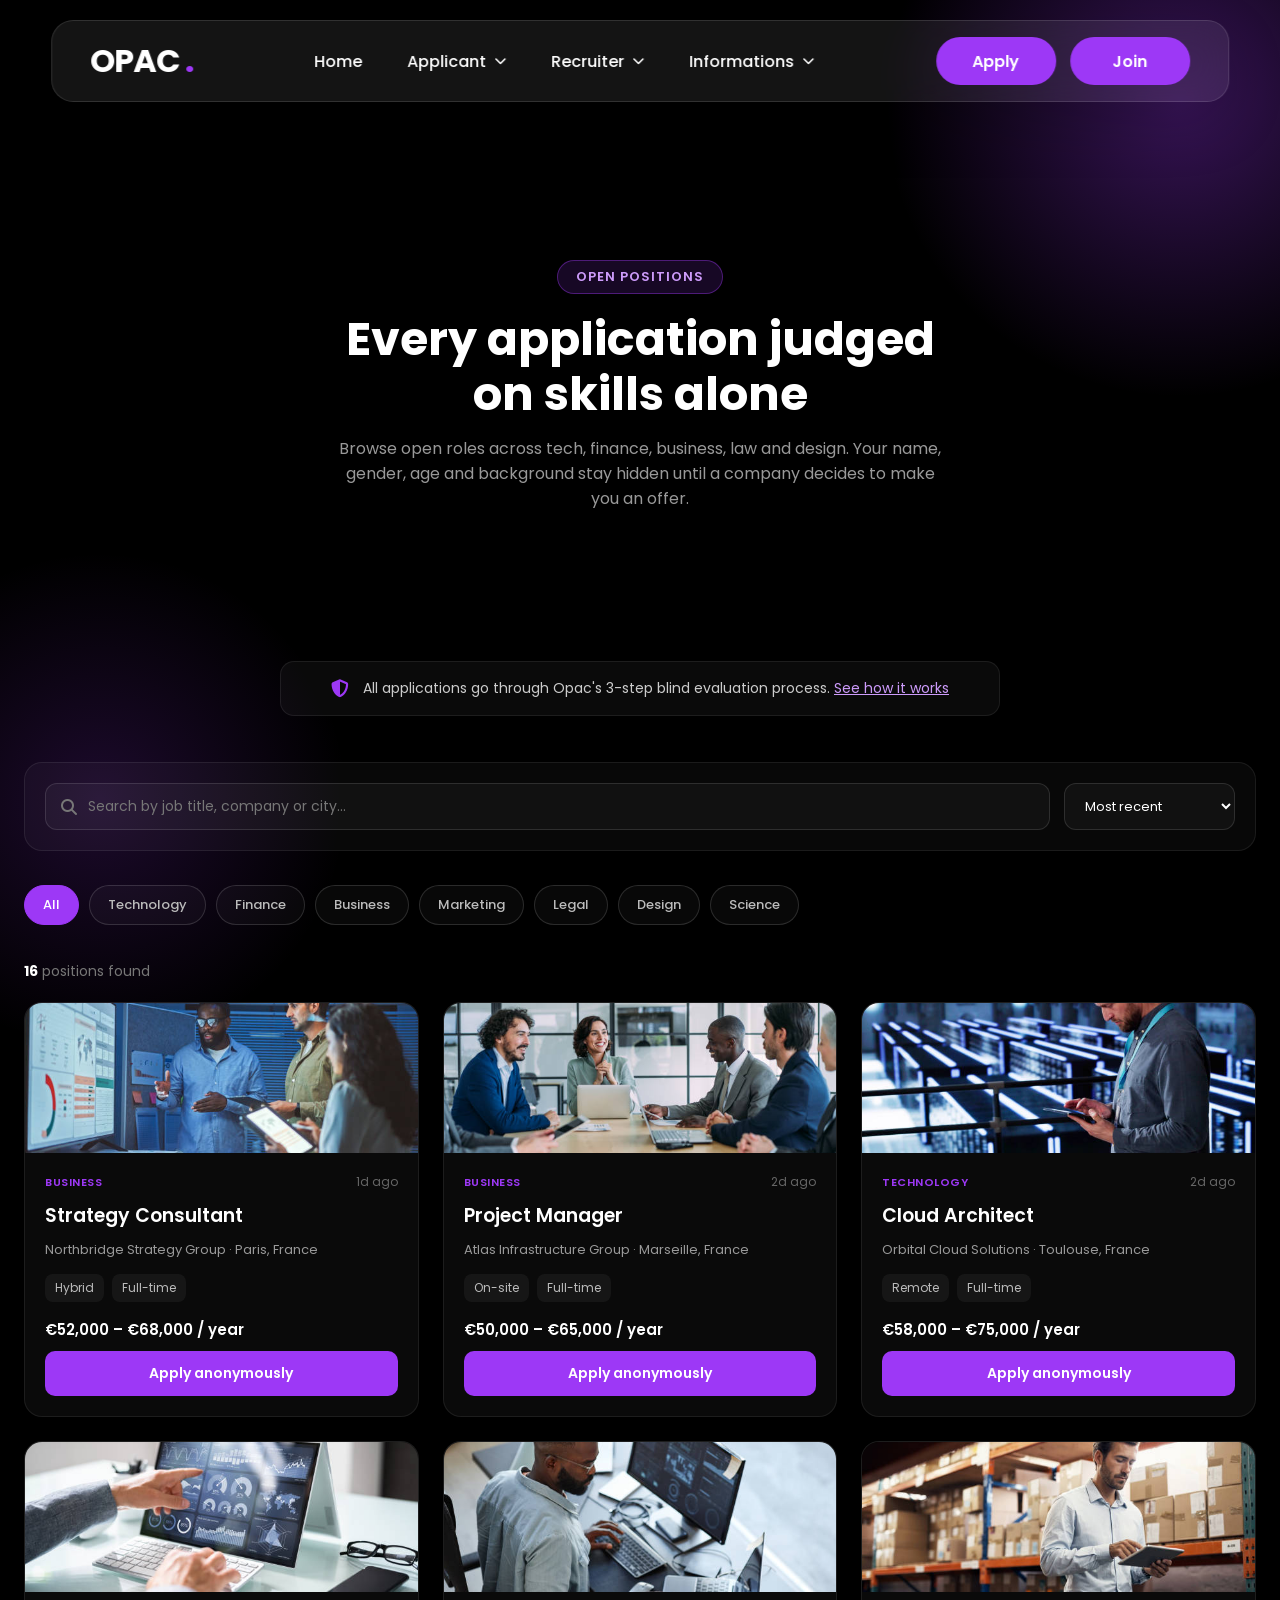
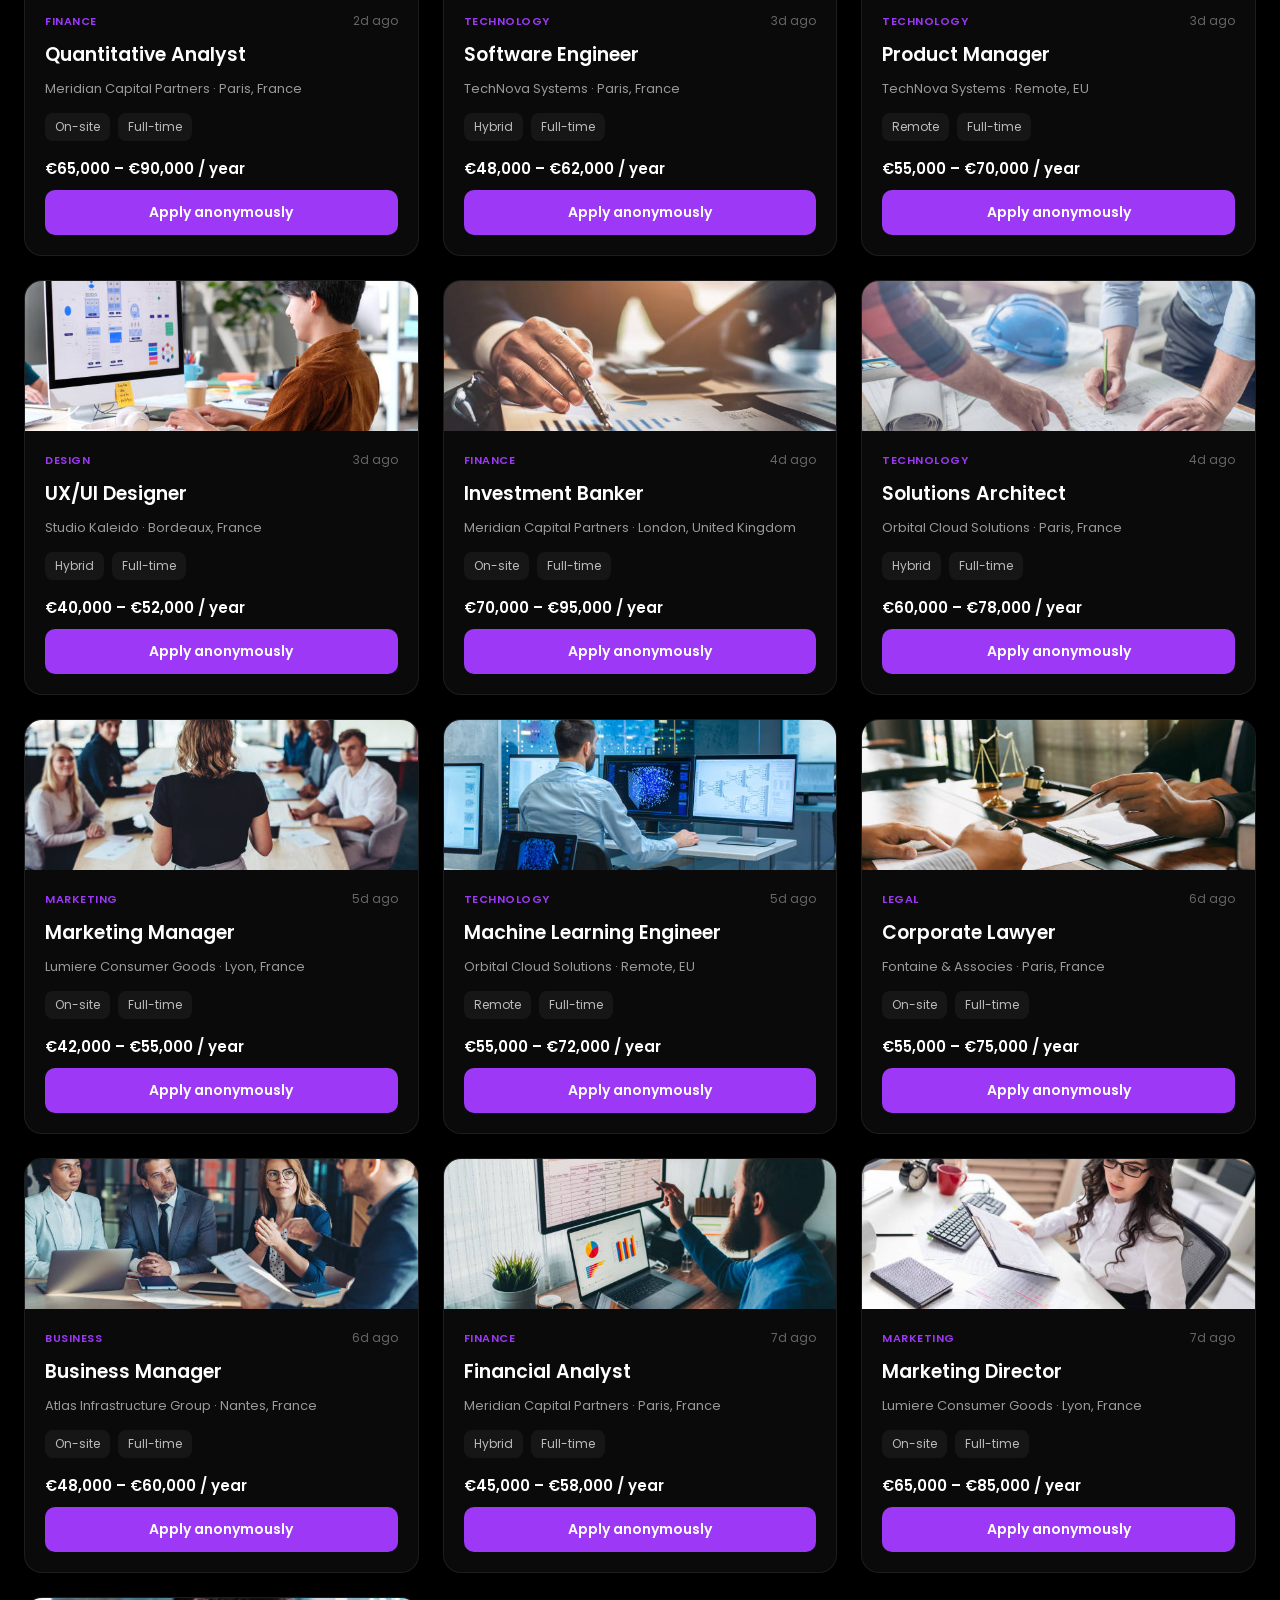
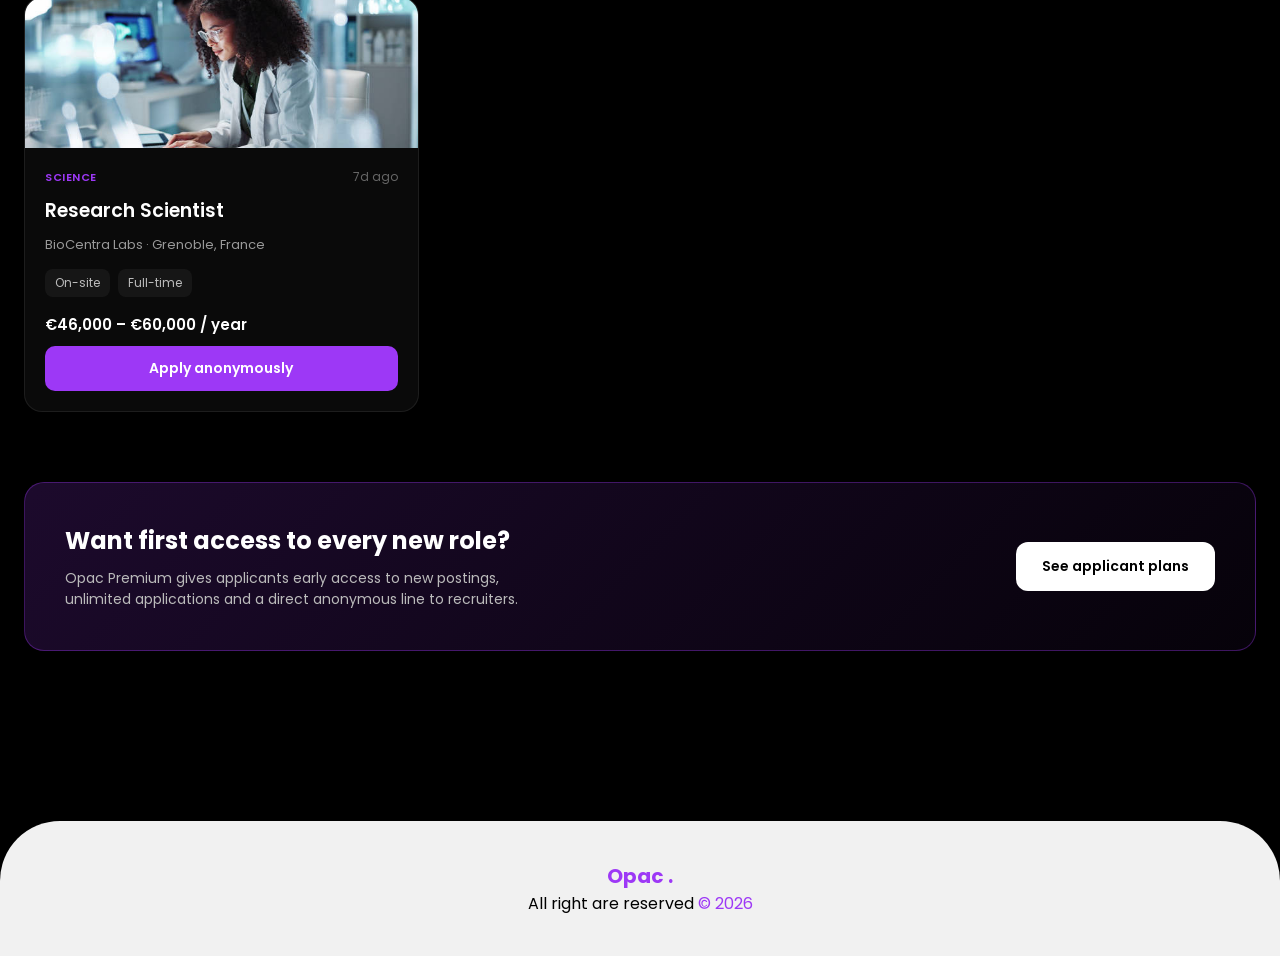
<file: applicant/jobs.html>
<!DOCTYPE html>
<html lang="en">

<head>

    <meta charset="UTF-8">
    <meta name="viewport" content="width=device-width, initial-scale=1.0">

    <title>Jobs | Opac</title>

    <link rel="shortcut icon" href="../image/icon/Globe.svg">
    <link rel="stylesheet" href="../landing/landing.css">
    <link rel="stylesheet" href="jobs.css">

    <link rel="preconnect" href="https://fonts.googleapis.com">
    <link rel="preconnect" href="https://fonts.gstatic.com" crossorigin>
    <link href="https://fonts.googleapis.com/css2?family=Poppins:wght@300;400;500;600;700&display=swap" rel="stylesheet">
    <link rel="stylesheet" href="https://cdnjs.cloudflare.com/ajax/libs/font-awesome/6.5.0/css/all.min.css">

</head>

<body>

    <header>

        <a href="../index.html" class="logo">OPAC <span class="logo-span">.</span></a>

        <nav>

            <ul class="nav-links">

                <li><a href="../index.html#home">Home</a></li>

                <li class="dropdown">
                    <a href="../index.html#applicant">
                        Applicant
                        <i class="fa-solid fa-chevron-down"></i>
                    </a>
                    <ul class="dropdown-menu">
                        <li><a href="jobs.html">Jobs</a></li>
                        <li><a href="interviews.html">Interviews</a></li>
                        <li><a href="companies.html">Companies</a></li>
                        <li><a href="guide.html">Guide</a></li>
                    </ul>
                </li>

                <li class="dropdown">
                    <a href="../index.html#recruiter">
                        Recruiter
                        <i class="fa-solid fa-chevron-down"></i>
                    </a>
                    <ul class="dropdown-menu">
                        <li><a href="../recruiter/recruit.html">Recruit</a></li>
                        <li><a href="../recruiter/pricing.html">Pricing</a></li>
                        <li><a href="../recruiter/dashboard.html">Dashboard</a></li>
                        <li><a href="../recruiter/contact.html">Contact</a></li>
                    </ul>
                </li>

                <li class="dropdown">
                    <a href="../index.html#informations">
                        Informations
                        <i class="fa-solid fa-chevron-down"></i>
                    </a>
                    <ul class="dropdown-menu">
                        <li><a href="../informations/about.html">About</a></li>
                        <li><a href="../informations/statistics.html">Statistics</a></li>
                        <li><a href="../informations/privacy.html">Privacy</a></li>
                        <li><a href="../informations/terms.html">Terms</a></li>
                    </ul>
                </li>

            </ul>

        </nav>

        <div class="nav-actions">
            <a href="../apply/apply.html" class="nav-btn nav-btn">Apply</a>
            <a href="../join/join.html" class="nav-btn">Join</a>
        </div>

    </header>

    <main>

        <section class="jobs-hero">
            <div class="badge">Open positions</div>
            <h1>Every application judged<br>on skills alone</h1>
            <p>Browse open roles across tech, finance, business, law and design. Your name, gender, age and background stay hidden until a company decides to make you an offer.</p>
        </section>

        <div class="trust-banner">
            <i class="fa-solid fa-shield-halved"></i>
            <p>All applications go through Opac's 3-step blind evaluation process. <a href="guide.html">See how it works</a></p>
        </div>

        <div class="filters">

            <div class="search-box">
                <i class="fa-solid fa-magnifying-glass"></i>
                <input type="text" id="job-search" placeholder="Search by job title, company or city...">
            </div>

            <select id="sort-select">
                <option value="recent">Most recent</option>
                <option value="salary-high">Salary: high to low</option>
                <option value="salary-low">Salary: low to high</option>
            </select>

        </div>

        <div class="category-pills">
            <button class="pill active" data-category="All">All</button>
            <button class="pill" data-category="Technology">Technology</button>
            <button class="pill" data-category="Finance">Finance</button>
            <button class="pill" data-category="Business">Business</button>
            <button class="pill" data-category="Marketing">Marketing</button>
            <button class="pill" data-category="Legal">Legal</button>
            <button class="pill" data-category="Design">Design</button>
            <button class="pill" data-category="Science">Science</button>
        </div>

        <p class="results-count" id="results-count"></p>

        <div class="job-grid" id="job-grid"></div>

        <div class="premium-teaser">
            <div>
                <h2>Want first access to every new role?</h2>
                <p>Opac Premium gives applicants early access to new postings, unlimited applications and a direct anonymous line to recruiters.</p>
            </div>
            <a href="../recruiter/pricing.html">See applicant plans</a>
        </div>

    </main>

    <footer>
        <div class="footer-logo">
            <p>Opac <span>.</span></p>
        </div>
        <p class="right-footer">All right are reserved <span>&copy; 2026</span></p>
    </footer>

    <script src="jobs.js"></script>

</body>

</html>
</file>
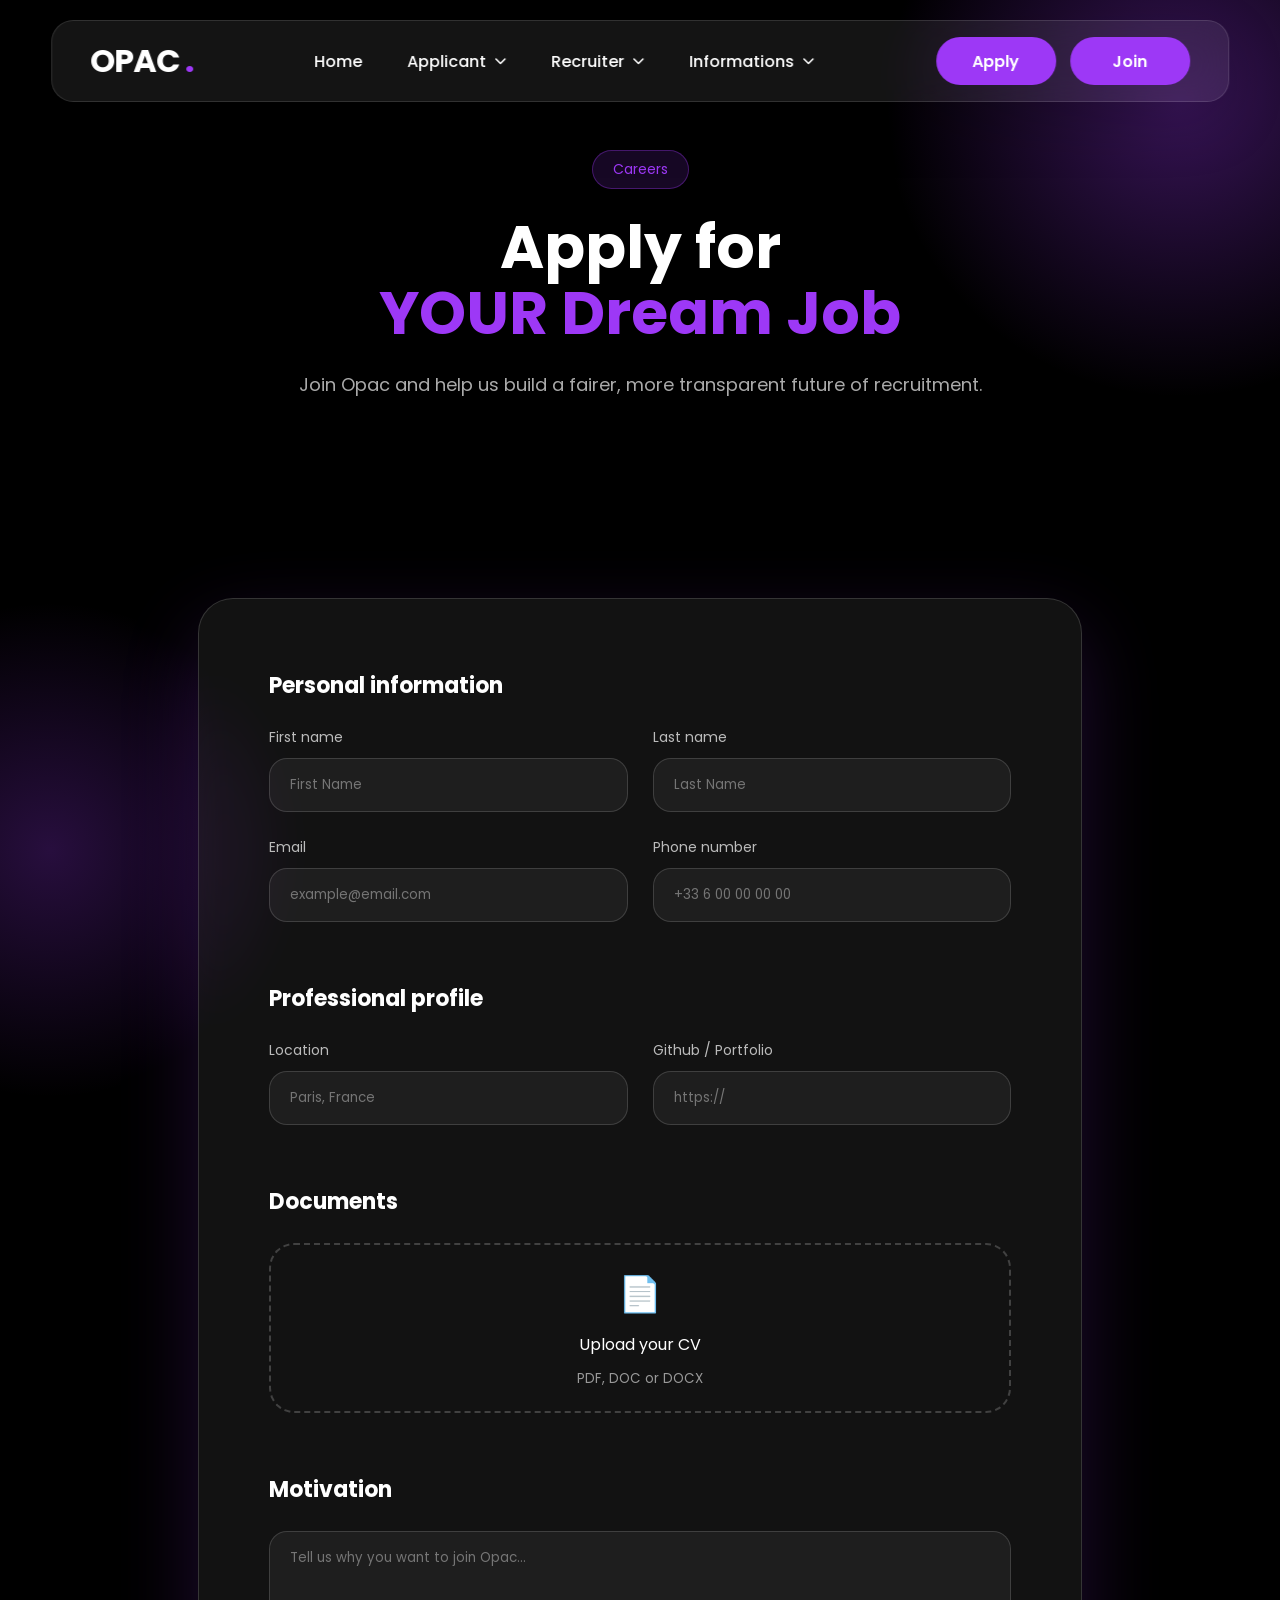
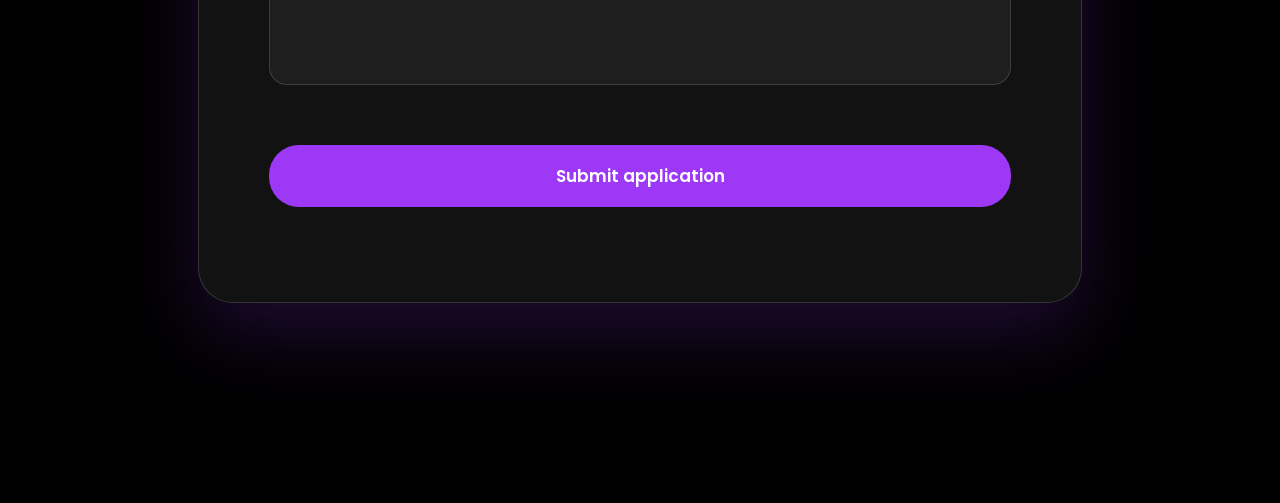
<file: apply/apply.html>
<!DOCTYPE html>
<html lang="en">

<head>

    <meta charset="UTF-8">
    <meta name="viewport" content="width=device-width, initial-scale=1.0">

    <title>Apply | Opac</title>

    <link rel="stylesheet" href="../landing/landing.css">
    <link rel="stylesheet" href="apply.css">

    <link rel="preconnect" href="https://fonts.googleapis.com">
    <link rel="preconnect" href="https://fonts.gstatic.com" crossorigin>

    <link href="https://fonts.googleapis.com/css2?family=Poppins:wght@300;400;500;600;700&display=swap" rel="stylesheet">
    <link rel="stylesheet" href="https://cdnjs.cloudflare.com/ajax/libs/font-awesome/6.5.0/css/all.min.css">

</head>


<body>


    <header>

        <a href="../index.html" class="logo">
            OPAC <span class="logo-span">.</span>
        </a>
    
    
        <nav>
    
            <ul class="nav-links">
    
    
                <li>
                    <a href="../index.html#home">
                        Home
                    </a>
                </li>
    
    
    
                <li class="dropdown">
    
                    <a href="../index.html#applicant">
    
                        Applicant
    
                        <i class="fa-solid fa-chevron-down"></i>
    
                    </a>
    
    
                    <ul class="dropdown-menu">
    
                        <li>
                            <a href="../applicant/jobs.html">
                                Jobs
                            </a>
                        </li>
    
    
                        <li>
                            <a href="../applicant/interviews.html">
                                Interviews
                            </a>
                        </li>
    
    
                        <li>
                            <a href="../applicant/companies.html">
                                Companies
                            </a>
                        </li>
    
    
                        <li>
                            <a href="../applicant/guide.html">
                                Guide
                            </a>
                        </li>
    
                    </ul>
    
    
                </li>
    
    
    
    
    
                <li class="dropdown">
    
                    <a href="../index.html#recruiter">
    
                        Recruiter
    
                        <i class="fa-solid fa-chevron-down"></i>
    
                    </a>
    
    
    
                    <ul class="dropdown-menu">
    
    
                        <li>
                            <a href="../recruiter/recruit.html">
                                Recruit
                            </a>
                        </li>
    
    
                        <li>
                            <a href="../recruiter/pricing.html">
                                Pricing
                            </a>
                        </li>
    
    
                        <li>
                            <a href="../recruiter/dashboard.html">
                                Dashboard
                            </a>
                        </li>
    
    
                        <li>
                            <a href="../recruiter/contact.html">
                                Contact
                            </a>
                        </li>
    
    
                    </ul>
    
    
                </li>
    
    
    
    
    
                <li class="dropdown">
    
                    <a href="../index.html#informations">
    
                        Informations
    
                        <i class="fa-solid fa-chevron-down"></i>
    
                    </a>
    
    
    
                    <ul class="dropdown-menu">
    
    
                        <li>
                            <a href="../informations/about.html">
                                About
                            </a>
                        </li>
    
    
                        <li>
                            <a href="../informations/statistics.html">
                                Statistics
                            </a>
                        </li>
    
    
                        <li>
                            <a href="../informations/privacy.html">
                                Privacy
                            </a>
                        </li>
    
    
                        <li>
                            <a href="../informations/terms.html">
                                Terms
                            </a>
                        </li>
    
    
                    </ul>
    
    
                </li>
    
    
            </ul>
    
    
        </nav>
    
    
    
        <div class="nav-actions">
            <a href="apply.html" class="nav-btn nav-btn">Apply</a>
            <a href="../join/join.html" class="nav-btn">Join</a>
        </div>
    
    
    </header>



<main>



<section class="apply-hero">


    <div class="hero-content">


        <div class="badge">

            Careers

        </div>


        <h1>
            Apply for<br>
            <span id="job-title">
                YOUR Dream Job
            </span>
        </h1>

        <p>

            Join Opac and help us build a fairer,
            more transparent future of recruitment.

        </p>


    </div>


</section>




<section class="application-container">


    <form id="application-form" class="apply-card">


        <div class="form-section">


            <h2>
                Personal information
            </h2>


            <div class="form-grid">


                <div class="input-group">

                    <label>
                        First name
                    </label>

                    <input 
                    type="text"
                    placeholder="First Name"
                    required>

                </div>



                <div class="input-group">

                    <label>
                        Last name
                    </label>

                    <input 
                    type="text"
                    placeholder="Last Name"
                    required>

                </div>



                <div class="input-group">

                    <label>
                        Email
                    </label>

                    <input 
                    type="email"
                    placeholder="example@email.com"
                    required>

                </div>



                <div class="input-group">

                    <label>
                        Phone number
                    </label>

                    <input 
                    type="tel"
                    placeholder="+33 6 00 00 00 00">

                </div>



            </div>


        </div>




        <div class="form-section">


            <h2>
                Professional profile
            </h2>



            <div class="form-grid">



                <div class="input-group">

                    <label>
                        Location
                    </label>


                    <input 
                    type="text"
                    placeholder="Paris, France">


                </div>



                <div class="input-group">

                    <label>
                        Github / Portfolio
                    </label>


                    <input 
                    type="url"
                    placeholder="https://">


                </div>



            </div>



        </div>




        <div class="form-section">


            <h2>
                Documents
            </h2>



            <div class="upload-box">


                <input 
                type="file"
                id="cv"
                accept=".pdf,.doc,.docx">



                <label for="cv">


                    <span>
                        📄
                    </span>


                    Upload your CV


                    <small>
                        PDF, DOC or DOCX
                    </small>


                </label>


            </div>




        </div>





        <div class="form-section">


            <h2>
                Motivation
            </h2>



            <div class="input-group">


                <textarea
                placeholder="Tell us why you want to join Opac..."
                rows="6"></textarea>


            </div>



        </div>





        <button 
        type="submit"
        class="submit-button">


            Submit application


        </button>




        <p 
        id="success-message"
        class="success-message">


        </p>



    </form>



</section>




</main>




<script src="apply.js"></script>


</body>


</html>
</file>
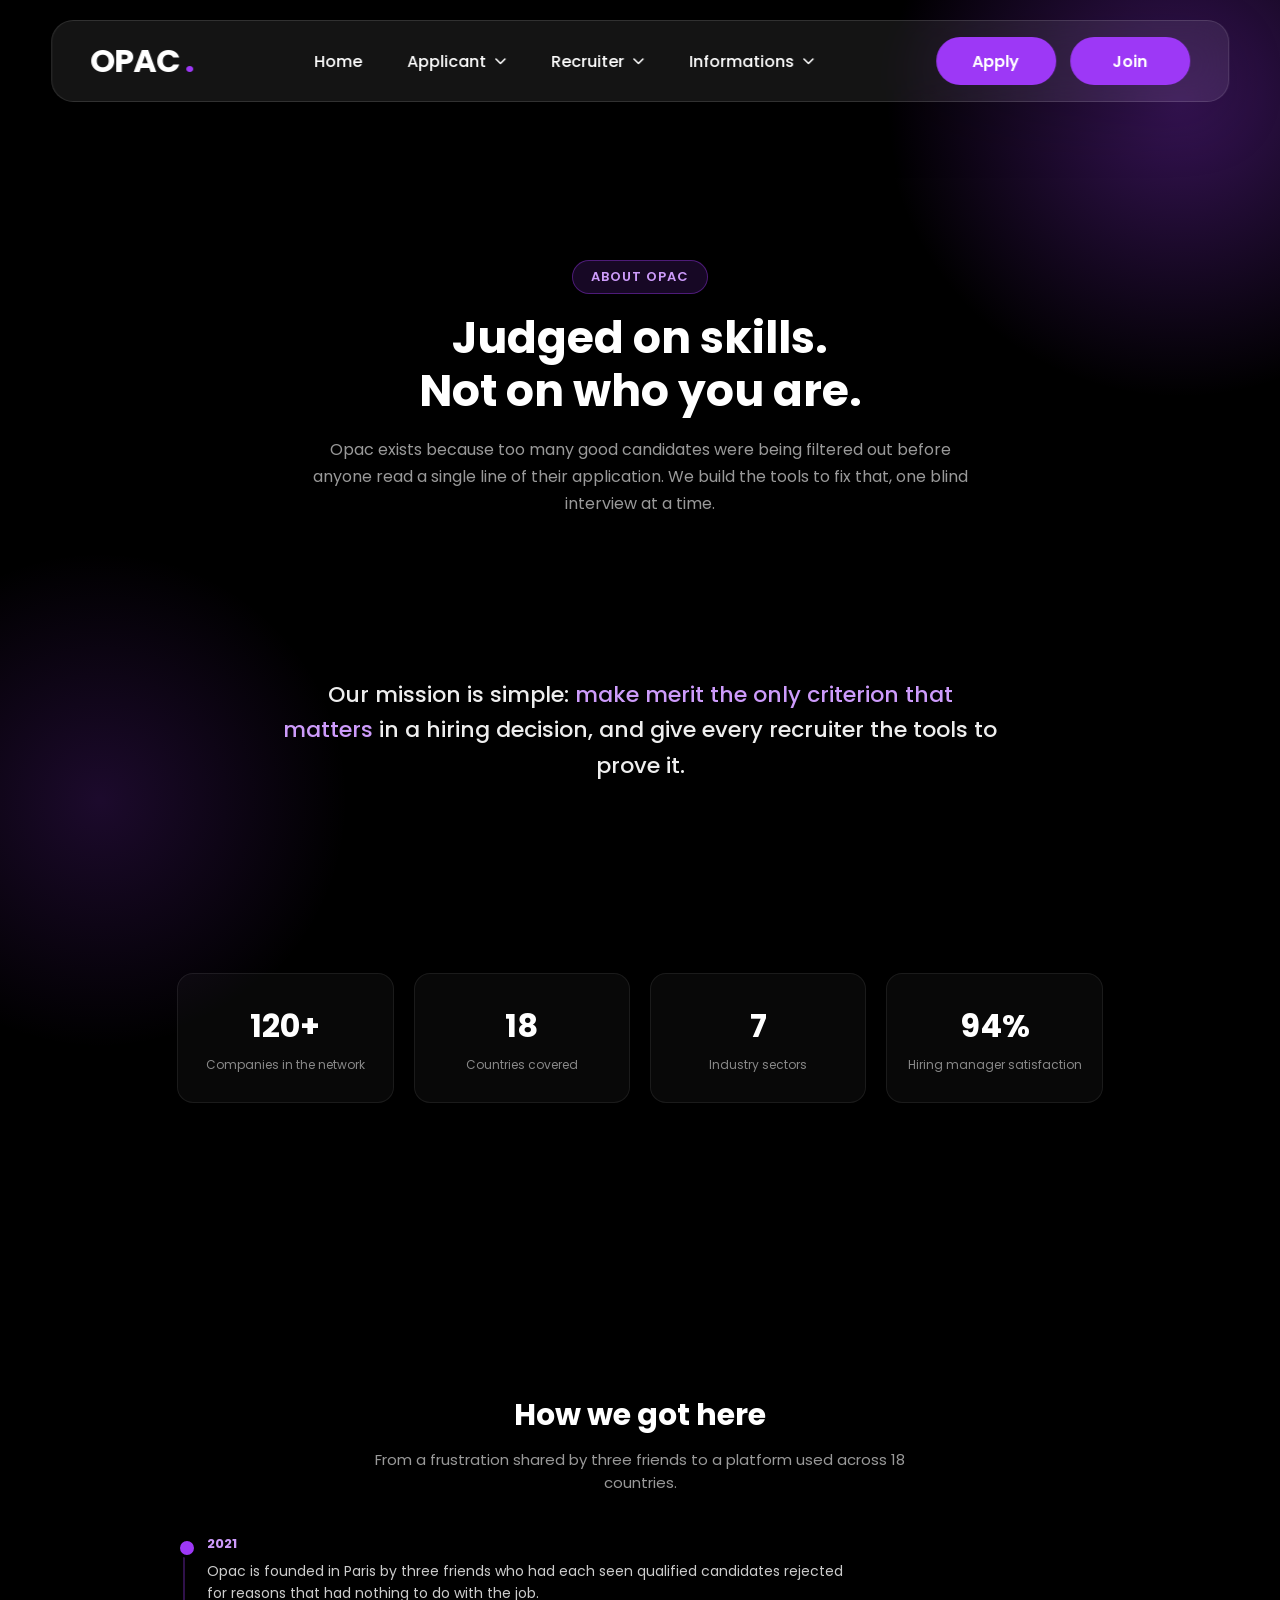
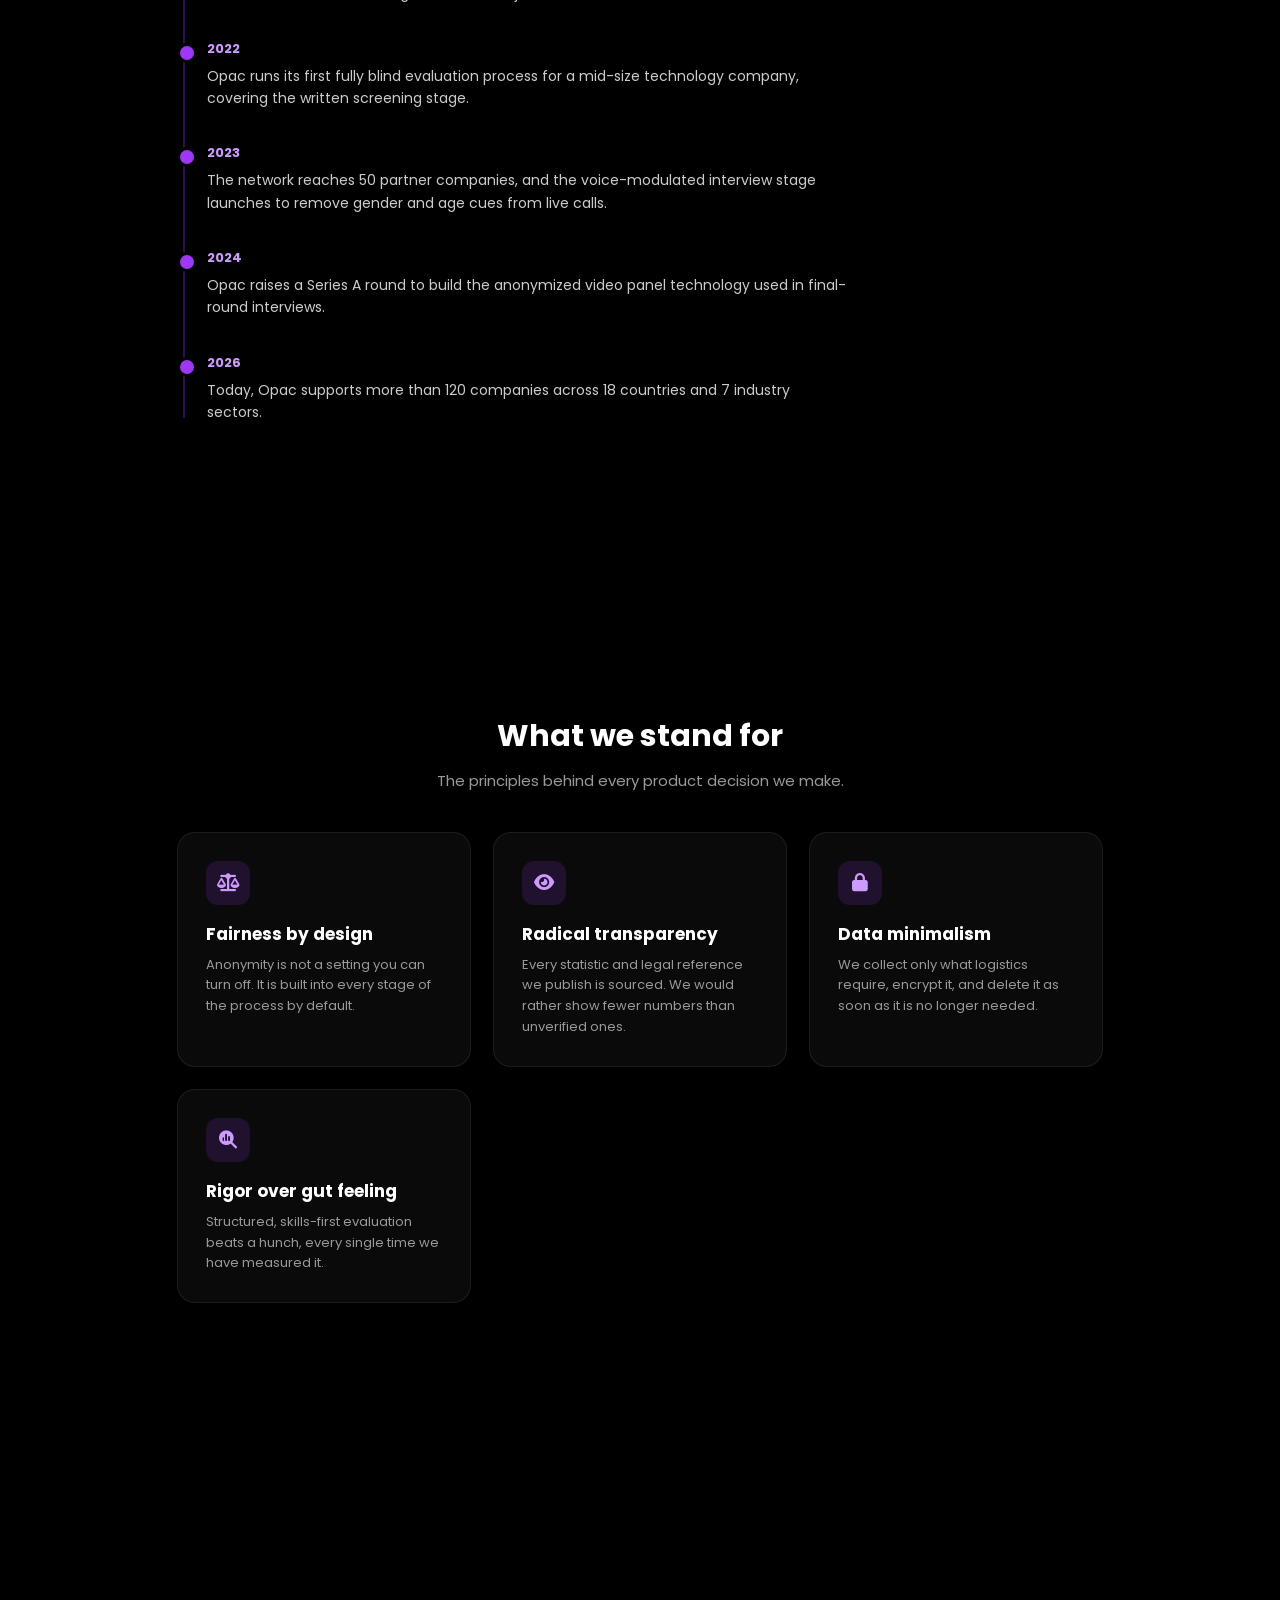
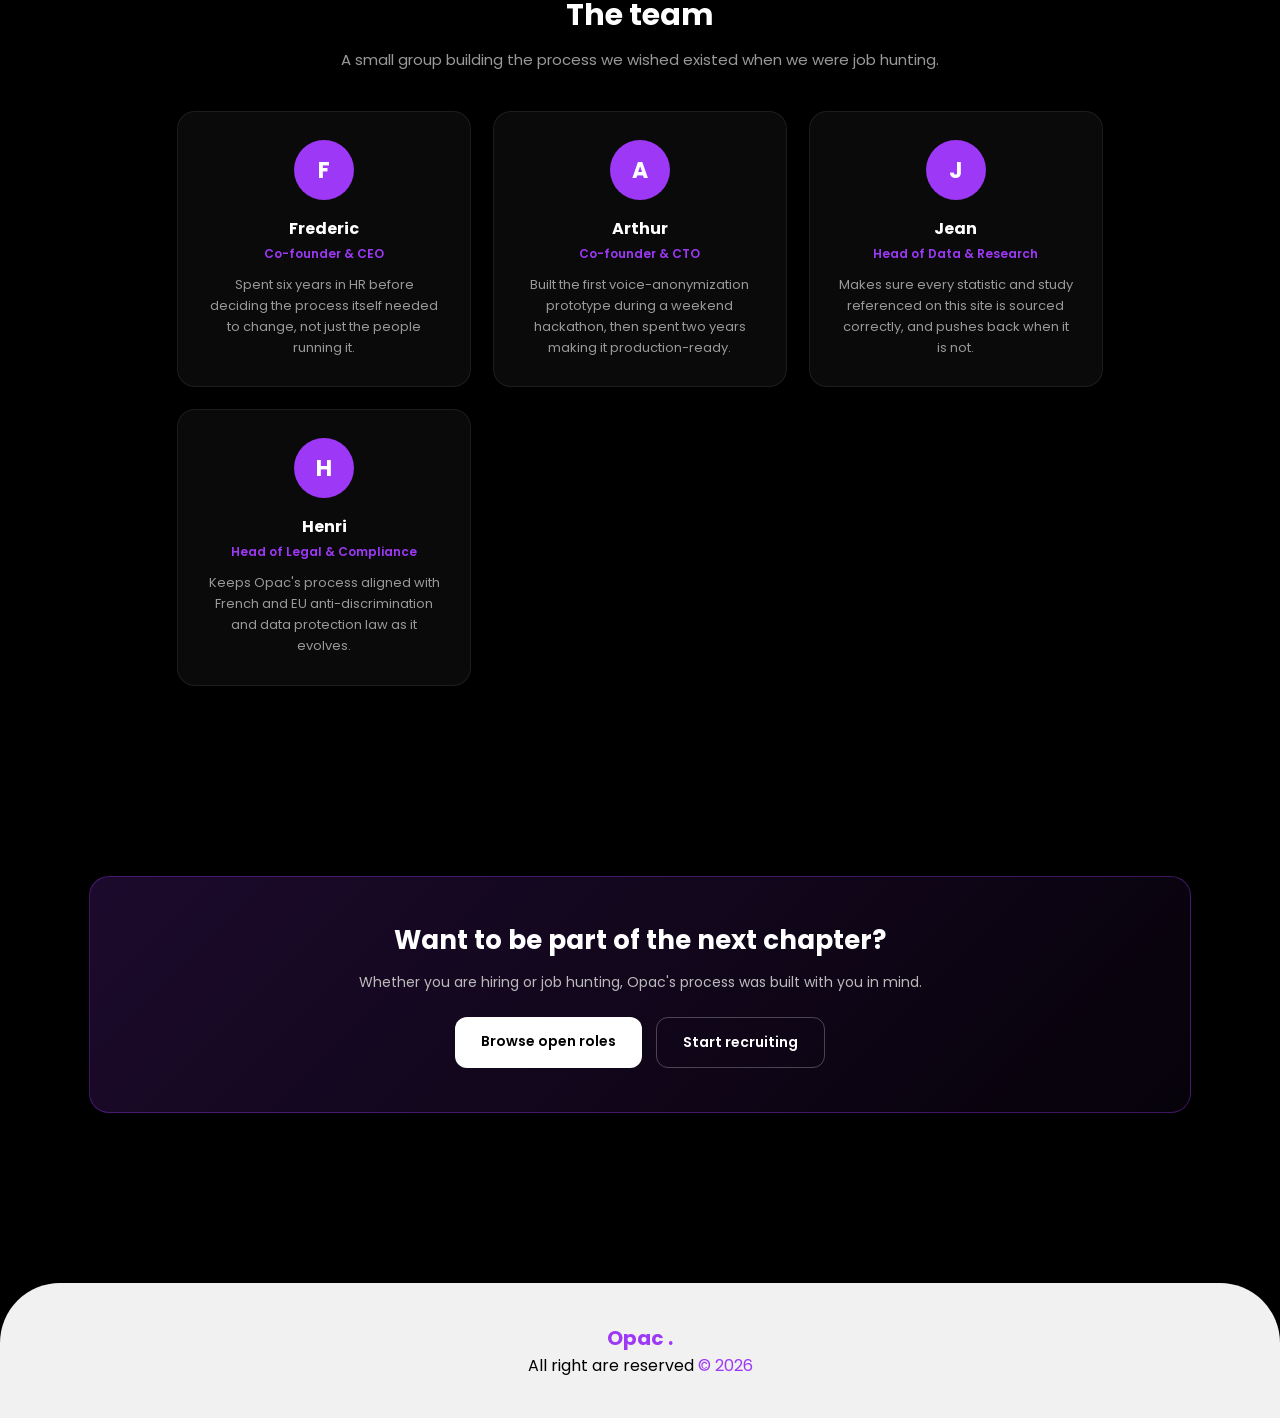
<file: informations/about.html>
<!DOCTYPE html>
<html lang="en">

<head>

    <meta charset="UTF-8">
    <meta name="viewport" content="width=device-width, initial-scale=1.0">

    <title>About | Opac</title>

    <link rel="shortcut icon" href="../image/icon/Globe.svg">
    <link rel="stylesheet" href="../landing/landing.css">
    <link rel="stylesheet" href="about.css">

    <link rel="preconnect" href="https://fonts.googleapis.com">
    <link rel="preconnect" href="https://fonts.gstatic.com" crossorigin>
    <link href="https://fonts.googleapis.com/css2?family=Poppins:wght@300;400;500;600;700&display=swap" rel="stylesheet">
    <link rel="stylesheet" href="https://cdnjs.cloudflare.com/ajax/libs/font-awesome/6.5.0/css/all.min.css">

</head>

<body>

    <header>

        <a href="../index.html" class="logo">OPAC <span class="logo-span">.</span></a>

        <nav>
            <ul class="nav-links">
                <li><a href="../index.html#home">Home</a></li>
                <li class="dropdown">
                    <a href="../index.html#applicant">Applicant <i class="fa-solid fa-chevron-down"></i></a>
                    <ul class="dropdown-menu">
                        <li><a href="../applicant/jobs.html">Jobs</a></li>
                        <li><a href="../applicant/interviews.html">Interviews</a></li>
                        <li><a href="../applicant/companies.html">Companies</a></li>
                        <li><a href="../applicant/guide.html">Guide</a></li>
                    </ul>
                </li>
                <li class="dropdown">
                    <a href="../index.html#recruiter">Recruiter <i class="fa-solid fa-chevron-down"></i></a>
                    <ul class="dropdown-menu">
                        <li><a href="../recruiter/recruit.html">Recruit</a></li>
                        <li><a href="../recruiter/pricing.html">Pricing</a></li>
                        <li><a href="../recruiter/dashboard.html">Dashboard</a></li>
                        <li><a href="../recruiter/contact.html">Contact</a></li>
                    </ul>
                </li>
                <li class="dropdown">
                    <a href="../index.html#informations">Informations <i class="fa-solid fa-chevron-down"></i></a>
                    <ul class="dropdown-menu">
                        <li><a href="about.html">About</a></li>
                        <li><a href="statistics.html">Statistics</a></li>
                        <li><a href="privacy.html">Privacy</a></li>
                        <li><a href="terms.html">Terms</a></li>
                    </ul>
                </li>
            </ul>
        </nav>

        <div class="nav-actions">
            <a href="../apply/apply.html" class="nav-btn nav-btn">Apply</a>
            <a href="../join/join.html" class="nav-btn">Join</a>
        </div>

    </header>

    <main>

        <section class="ab-hero">
            <div class="badge">About Opac</div>
            <h1>Judged on skills.<br>Not on who you are.</h1>
            <p>Opac exists because too many good candidates were being filtered out before anyone read a single line of their application. We build the tools to fix that, one blind interview at a time.</p>
        </section>

        <p class="mission-quote">
            Our mission is simple: <span>make merit the only criterion that matters</span> in a hiring decision, and give every recruiter the tools to prove it.
        </p>

        <section class="block">
            <div class="stat-strip" id="stats-strip">

                <div class="stat-block">
                    <div class="stat-number" data-target="120" data-suffix="+">0</div>
                    <div class="stat-label">Companies in the network</div>
                </div>

                <div class="stat-block">
                    <div class="stat-number" data-target="18" data-suffix="">0</div>
                    <div class="stat-label">Countries covered</div>
                </div>

                <div class="stat-block">
                    <div class="stat-number" data-target="7" data-suffix="">0</div>
                    <div class="stat-label">Industry sectors</div>
                </div>

                <div class="stat-block">
                    <div class="stat-number" data-target="94" data-suffix="%">0</div>
                    <div class="stat-label">Hiring manager satisfaction</div>
                </div>

            </div>
        </section>

        <section class="block">
            <div class="block-head">
                <h2>How we got here</h2>
                <p>From a frustration shared by three friends to a platform used across 18 countries.</p>
            </div>

            <div class="timeline">

                <div class="timeline-item">
                    <span class="year">2021</span>
                    <p>Opac is founded in Paris by three friends who had each seen qualified candidates rejected for reasons that had nothing to do with the job.</p>
                </div>

                <div class="timeline-item">
                    <span class="year">2022</span>
                    <p>Opac runs its first fully blind evaluation process for a mid-size technology company, covering the written screening stage.</p>
                </div>

                <div class="timeline-item">
                    <span class="year">2023</span>
                    <p>The network reaches 50 partner companies, and the voice-modulated interview stage launches to remove gender and age cues from live calls.</p>
                </div>

                <div class="timeline-item">
                    <span class="year">2024</span>
                    <p>Opac raises a Series A round to build the anonymized video panel technology used in final-round interviews.</p>
                </div>

                <div class="timeline-item">
                    <span class="year">2026</span>
                    <p>Today, Opac supports more than 120 companies across 18 countries and 7 industry sectors.</p>
                </div>

            </div>
        </section>

        <section class="block">
            <div class="block-head">
                <h2>What we stand for</h2>
                <p>The principles behind every product decision we make.</p>
            </div>

            <div class="values-grid">

                <div class="value-card">
                    <i class="fa-solid fa-scale-balanced"></i>
                    <h3>Fairness by design</h3>
                    <p>Anonymity is not a setting you can turn off. It is built into every stage of the process by default.</p>
                </div>

                <div class="value-card">
                    <i class="fa-solid fa-eye"></i>
                    <h3>Radical transparency</h3>
                    <p>Every statistic and legal reference we publish is sourced. We would rather show fewer numbers than unverified ones.</p>
                </div>

                <div class="value-card">
                    <i class="fa-solid fa-lock"></i>
                    <h3>Data minimalism</h3>
                    <p>We collect only what logistics require, encrypt it, and delete it as soon as it is no longer needed.</p>
                </div>

                <div class="value-card">
                    <i class="fa-solid fa-magnifying-glass-chart"></i>
                    <h3>Rigor over gut feeling</h3>
                    <p>Structured, skills-first evaluation beats a hunch, every single time we have measured it.</p>
                </div>

            </div>
        </section>

        <section class="block">
            <div class="block-head">
                <h2>The team</h2>
                <p>A small group building the process we wished existed when we were job hunting.</p>
            </div>

            <div class="team-grid">

                <div class="team-card">
                    <div class="avatar">F</div>
                    <h3>Frederic</h3>
                    <p class="role">Co-founder &amp; CEO</p>
                    <p class="bio">Spent six years in HR before deciding the process itself needed to change, not just the people running it.</p>
                </div>

                <div class="team-card">
                    <div class="avatar">A</div>
                    <h3>Arthur</h3>
                    <p class="role">Co-founder &amp; CTO</p>
                    <p class="bio">Built the first voice-anonymization prototype during a weekend hackathon, then spent two years making it production-ready.</p>
                </div>

                <div class="team-card">
                    <div class="avatar">J</div>
                    <h3>Jean</h3>
                    <p class="role">Head of Data &amp; Research</p>
                    <p class="bio">Makes sure every statistic and study referenced on this site is sourced correctly, and pushes back when it is not.</p>
                </div>

                <div class="team-card">
                    <div class="avatar">H</div>
                    <h3>Henri</h3>
                    <p class="role">Head of Legal &amp; Compliance</p>
                    <p class="bio">Keeps Opac's process aligned with French and EU anti-discrimination and data protection law as it evolves.</p>
                </div>

            </div>
        </section>

        <section class="cta-banner">
            <h2>Want to be part of the next chapter?</h2>
            <p>Whether you are hiring or job hunting, Opac's process was built with you in mind.</p>
            <div class="cta-buttons">
                <a href="../applicant/jobs.html" class="primary">Browse open roles</a>
                <a href="../recruiter/recruit.html" class="secondary">Start recruiting</a>
            </div>
        </section>

    </main>

    <footer>
        <div class="footer-logo">
            <p>Opac <span>.</span></p>
        </div>
        <p class="right-footer">All right are reserved <span>&copy; 2026</span></p>
    </footer>

    <script src="about.js"></script>

</body>

</html>
</file>
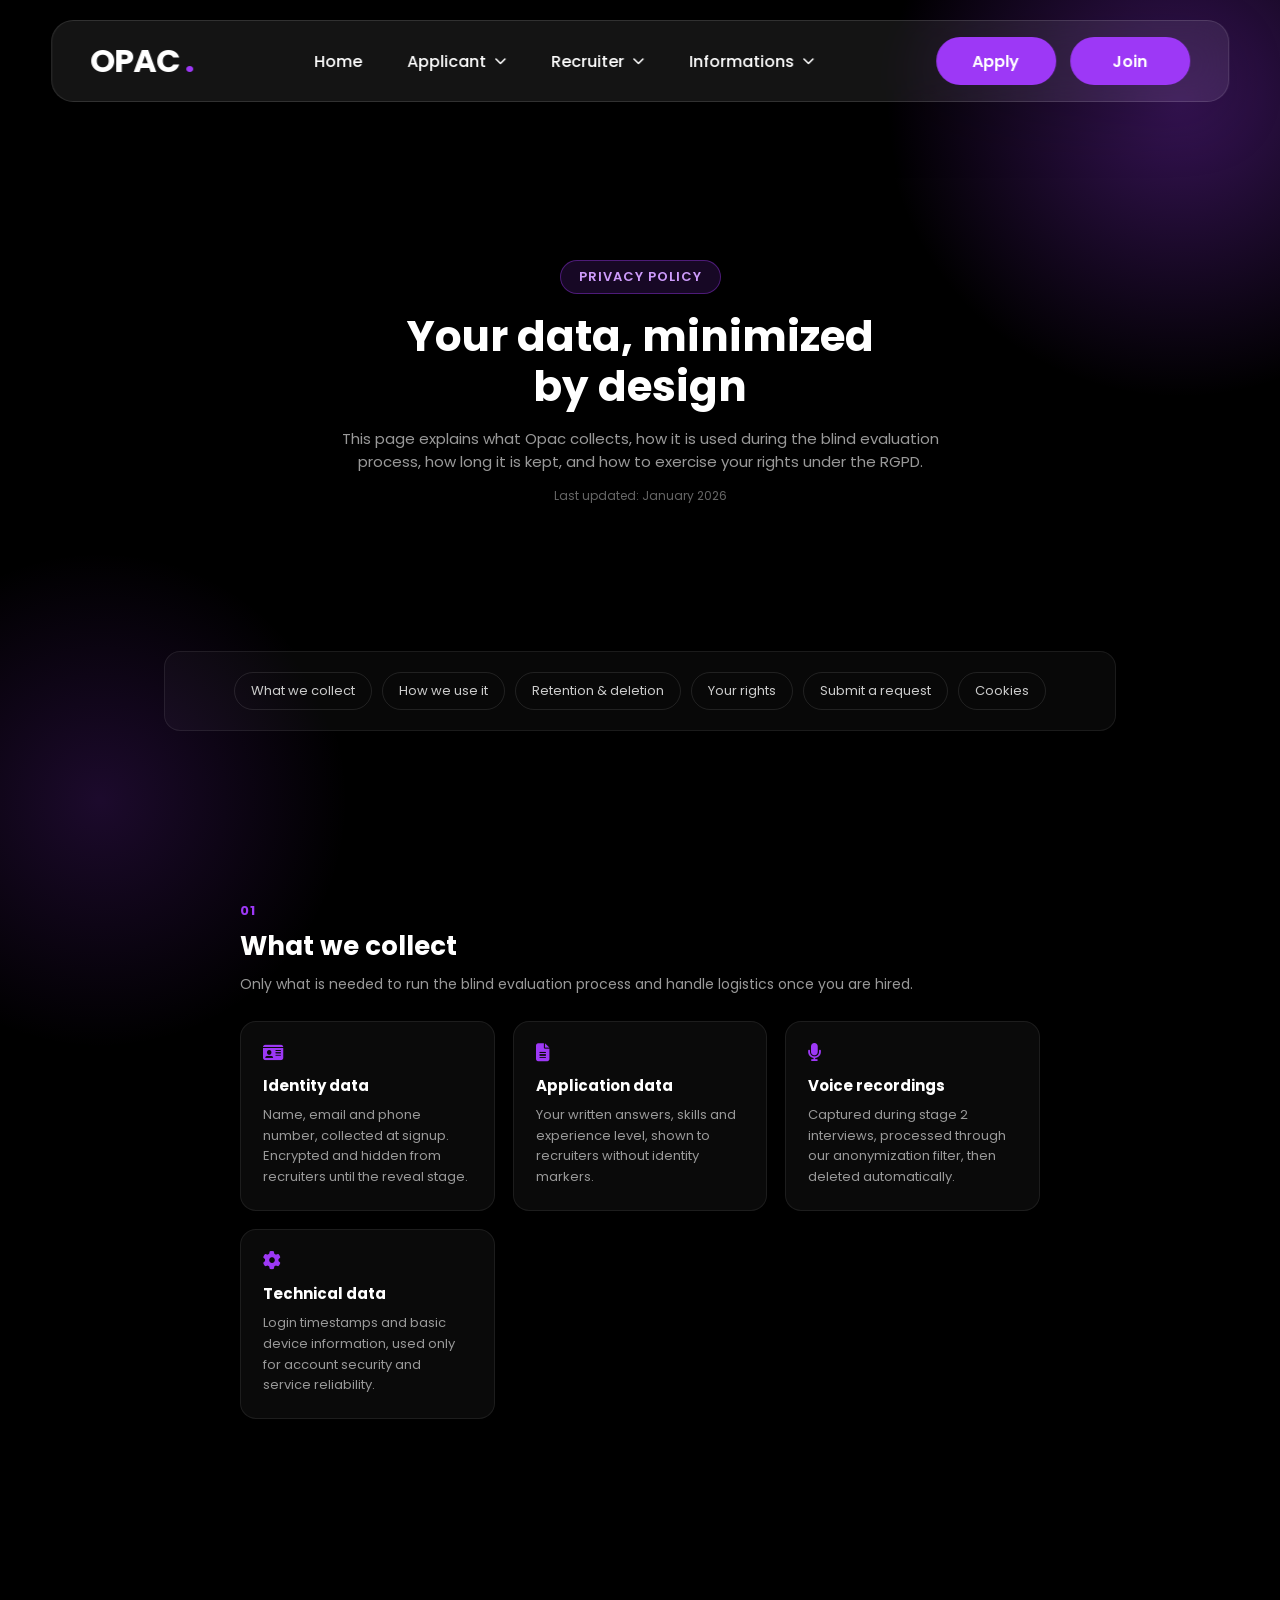
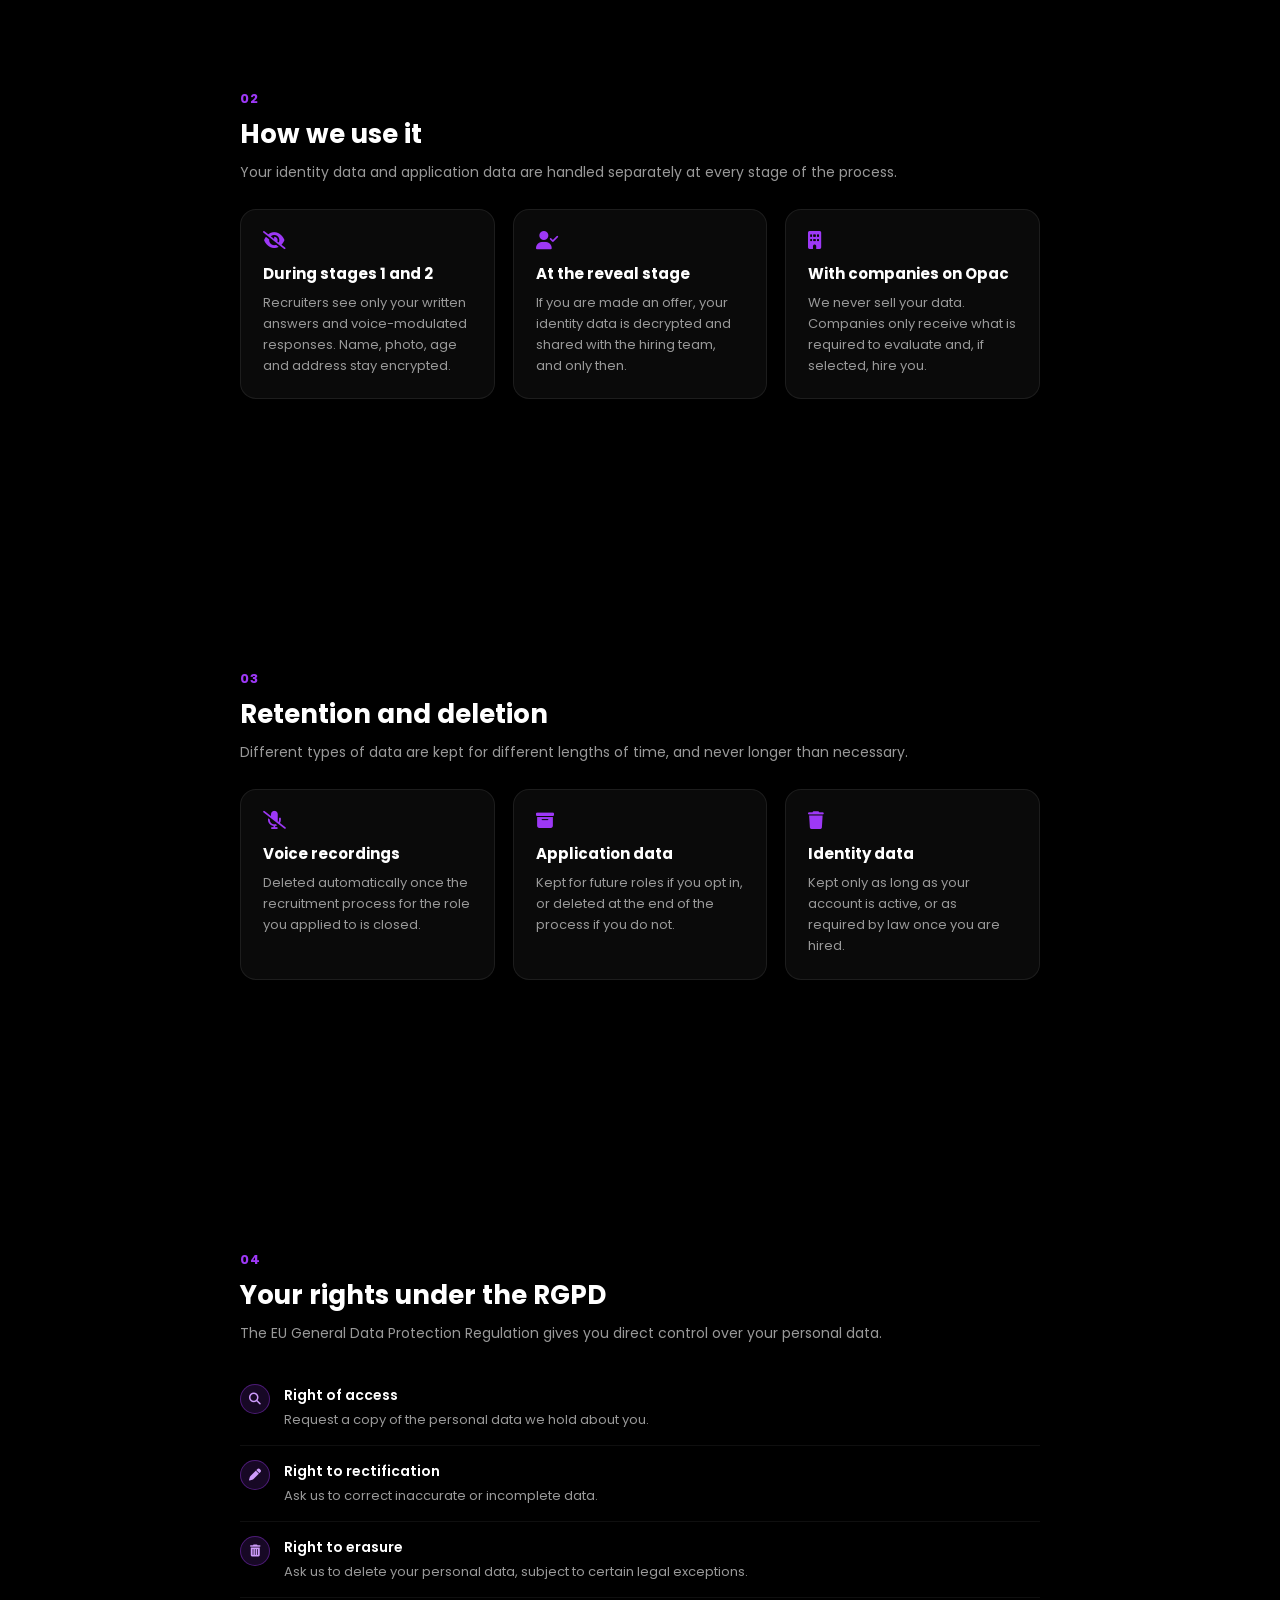
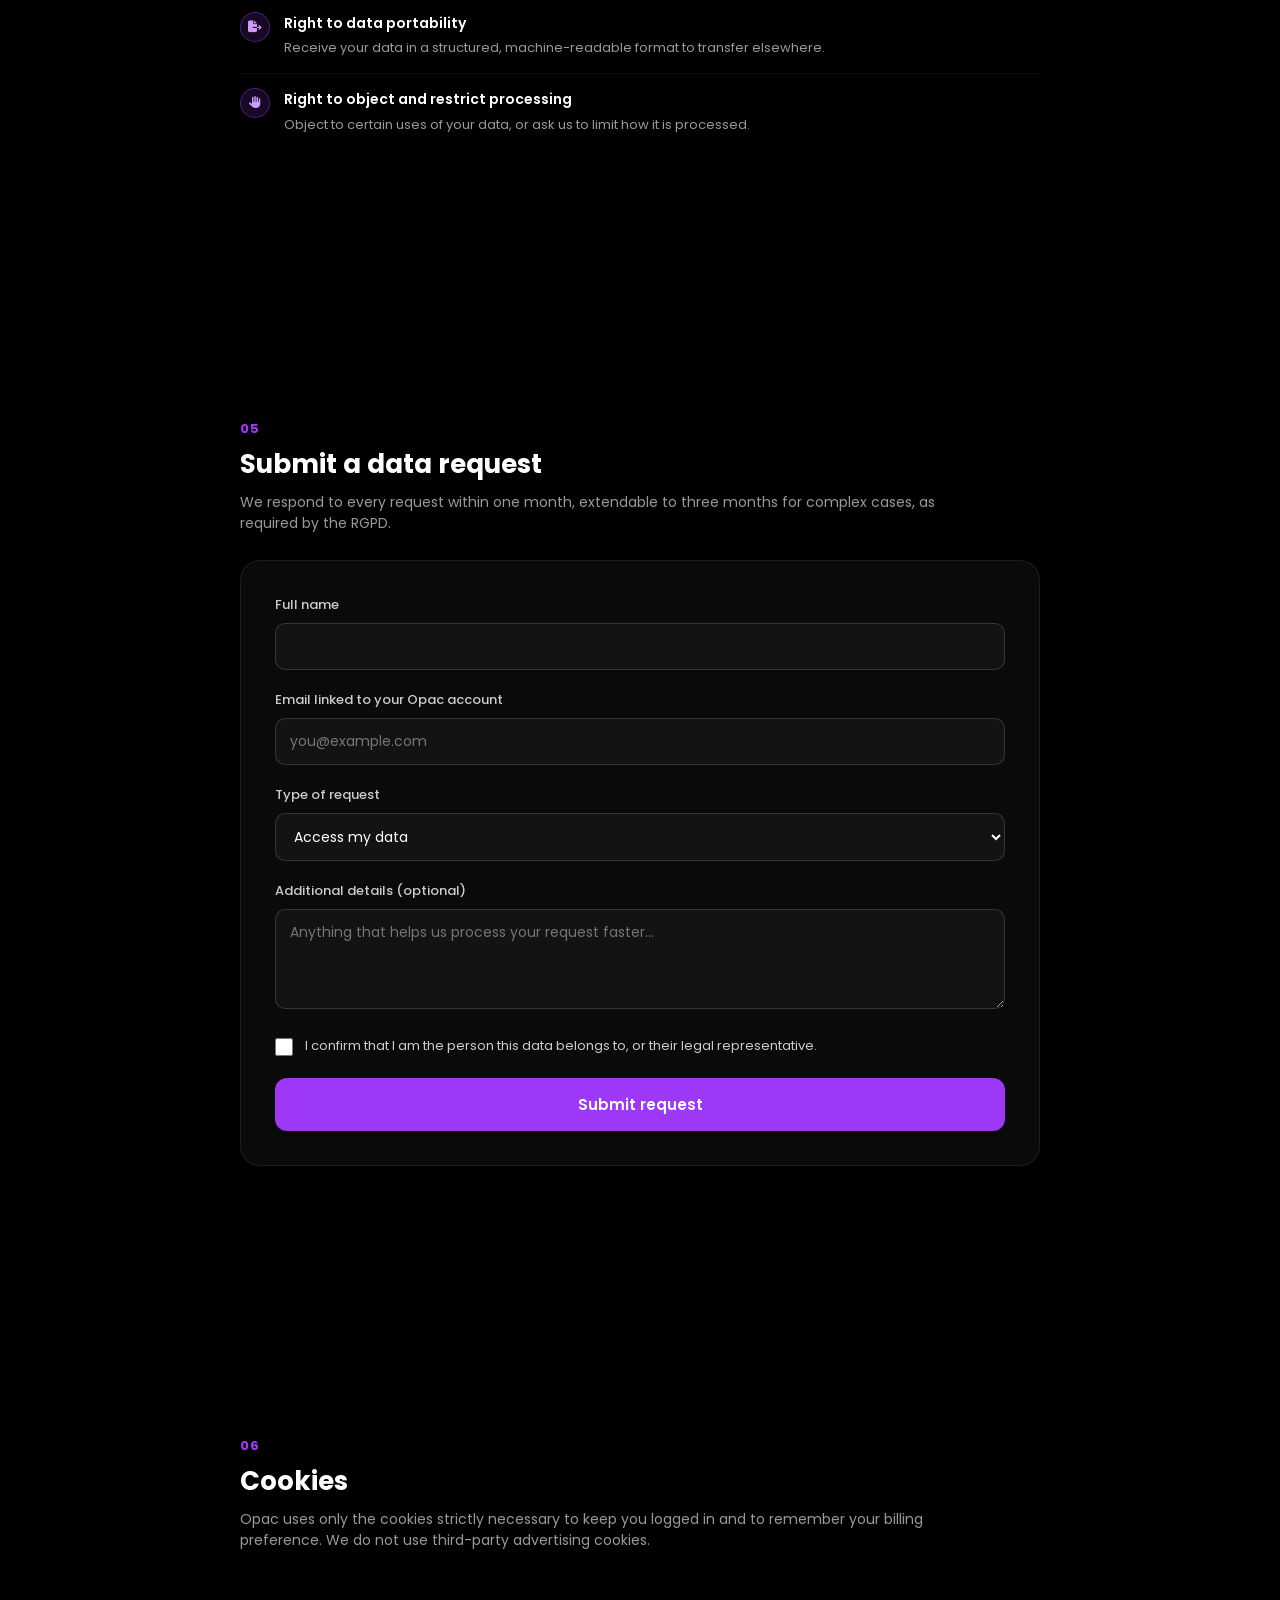
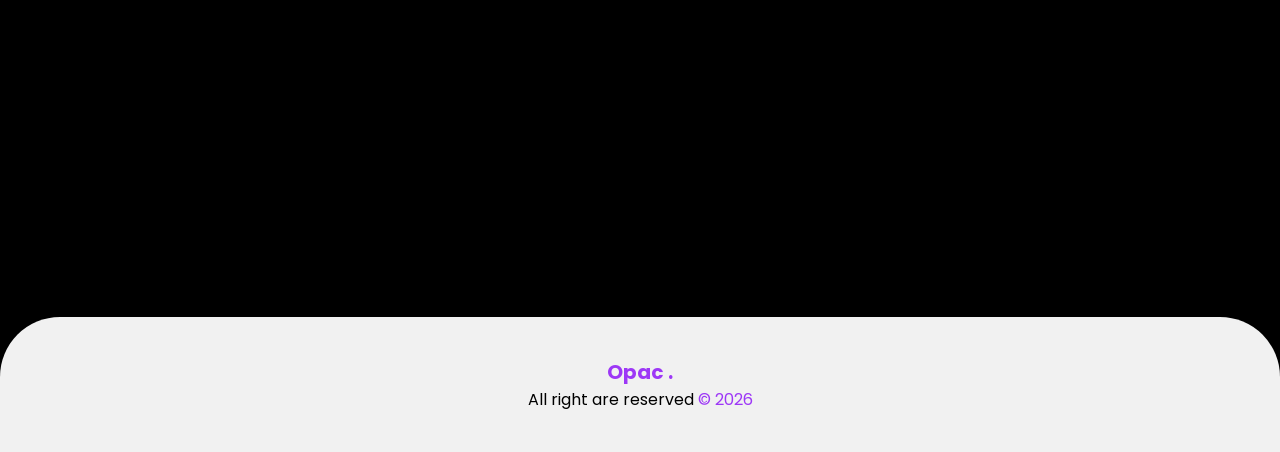
<file: informations/privacy.html>
<!DOCTYPE html>
<html lang="en">

<head>

    <meta charset="UTF-8">
    <meta name="viewport" content="width=device-width, initial-scale=1.0">

    <title>Privacy | Opac</title>

    <link rel="shortcut icon" href="../image/icon/Globe.svg">
    <link rel="stylesheet" href="../landing/landing.css">
    <link rel="stylesheet" href="privacy.css">

    <link rel="preconnect" href="https://fonts.googleapis.com">
    <link rel="preconnect" href="https://fonts.gstatic.com" crossorigin>
    <link href="https://fonts.googleapis.com/css2?family=Poppins:wght@300;400;500;600;700&display=swap" rel="stylesheet">
    <link rel="stylesheet" href="https://cdnjs.cloudflare.com/ajax/libs/font-awesome/6.5.0/css/all.min.css">

</head>

<body>

    <header>

        <a href="../index.html" class="logo">OPAC <span class="logo-span">.</span></a>

        <nav>
            <ul class="nav-links">
                <li><a href="../index.html#home">Home</a></li>
                <li class="dropdown">
                    <a href="../index.html#applicant">Applicant <i class="fa-solid fa-chevron-down"></i></a>
                    <ul class="dropdown-menu">
                        <li><a href="../applicant/jobs.html">Jobs</a></li>
                        <li><a href="../applicant/interviews.html">Interviews</a></li>
                        <li><a href="../applicant/companies.html">Companies</a></li>
                        <li><a href="../applicant/guide.html">Guide</a></li>
                    </ul>
                </li>
                <li class="dropdown">
                    <a href="../index.html#recruiter">Recruiter <i class="fa-solid fa-chevron-down"></i></a>
                    <ul class="dropdown-menu">
                        <li><a href="../recruiter/recruit.html">Recruit</a></li>
                        <li><a href="../recruiter/pricing.html">Pricing</a></li>
                        <li><a href="../recruiter/dashboard.html">Dashboard</a></li>
                        <li><a href="../recruiter/contact.html">Contact</a></li>
                    </ul>
                </li>
                <li class="dropdown">
                    <a href="../index.html#informations">Informations <i class="fa-solid fa-chevron-down"></i></a>
                    <ul class="dropdown-menu">
                        <li><a href="about.html">About</a></li>
                        <li><a href="statistics.html">Statistics</a></li>
                        <li><a href="privacy.html">Privacy</a></li>
                        <li><a href="terms.html">Terms</a></li>
                    </ul>
                </li>
            </ul>
        </nav>

        <div class="nav-actions">
            <a href="../apply/apply.html" class="nav-btn nav-btn">Apply</a>
            <a href="../join/join.html" class="nav-btn">Join</a>
        </div>

    </header>

    <main>

        <section class="pv-hero">
            <div class="badge">Privacy policy</div>
            <h1>Your data, minimized<br>by design</h1>
            <p>This page explains what Opac collects, how it is used during the blind evaluation process, how long it is kept, and how to exercise your rights under the RGPD.</p>
            <p class="updated">Last updated: January 2026</p>
        </section>

        <nav class="toc">
            <a href="#what-we-collect">What we collect</a>
            <a href="#how-we-use-it">How we use it</a>
            <a href="#retention">Retention &amp; deletion</a>
            <a href="#your-rights">Your rights</a>
            <a href="#gdpr-request">Submit a request</a>
            <a href="#cookies">Cookies</a>
        </nav>

        <section class="block" id="what-we-collect">
            <div class="block-head">
                <span class="block-number">01</span>
                <h2>What we collect</h2>
                <p>Only what is needed to run the blind evaluation process and handle logistics once you are hired.</p>
            </div>

            <div class="data-grid">

                <div class="data-card">
                    <i class="fa-solid fa-id-card"></i>
                    <h4>Identity data</h4>
                    <p>Name, email and phone number, collected at signup. Encrypted and hidden from recruiters until the reveal stage.</p>
                </div>

                <div class="data-card">
                    <i class="fa-solid fa-file-lines"></i>
                    <h4>Application data</h4>
                    <p>Your written answers, skills and experience level, shown to recruiters without identity markers.</p>
                </div>

                <div class="data-card">
                    <i class="fa-solid fa-microphone"></i>
                    <h4>Voice recordings</h4>
                    <p>Captured during stage 2 interviews, processed through our anonymization filter, then deleted automatically.</p>
                </div>

                <div class="data-card">
                    <i class="fa-solid fa-gear"></i>
                    <h4>Technical data</h4>
                    <p>Login timestamps and basic device information, used only for account security and service reliability.</p>
                </div>

            </div>
        </section>

        <section class="block" id="how-we-use-it">
            <div class="block-head">
                <span class="block-number">02</span>
                <h2>How we use it</h2>
                <p>Your identity data and application data are handled separately at every stage of the process.</p>
            </div>

            <div class="data-grid">

                <div class="data-card">
                    <i class="fa-solid fa-eye-slash"></i>
                    <h4>During stages 1 and 2</h4>
                    <p>Recruiters see only your written answers and voice-modulated responses. Name, photo, age and address stay encrypted.</p>
                </div>

                <div class="data-card">
                    <i class="fa-solid fa-user-check"></i>
                    <h4>At the reveal stage</h4>
                    <p>If you are made an offer, your identity data is decrypted and shared with the hiring team, and only then.</p>
                </div>

                <div class="data-card">
                    <i class="fa-solid fa-building"></i>
                    <h4>With companies on Opac</h4>
                    <p>We never sell your data. Companies only receive what is required to evaluate and, if selected, hire you.</p>
                </div>

            </div>
        </section>

        <section class="block" id="retention">
            <div class="block-head">
                <span class="block-number">03</span>
                <h2>Retention and deletion</h2>
                <p>Different types of data are kept for different lengths of time, and never longer than necessary.</p>
            </div>

            <div class="data-grid">

                <div class="data-card">
                    <i class="fa-solid fa-microphone-slash"></i>
                    <h4>Voice recordings</h4>
                    <p>Deleted automatically once the recruitment process for the role you applied to is closed.</p>
                </div>

                <div class="data-card">
                    <i class="fa-solid fa-box-archive"></i>
                    <h4>Application data</h4>
                    <p>Kept for future roles if you opt in, or deleted at the end of the process if you do not.</p>
                </div>

                <div class="data-card">
                    <i class="fa-solid fa-trash"></i>
                    <h4>Identity data</h4>
                    <p>Kept only as long as your account is active, or as required by law once you are hired.</p>
                </div>

            </div>
        </section>

        <section class="block" id="your-rights">
            <div class="block-head">
                <span class="block-number">04</span>
                <h2>Your rights under the RGPD</h2>
                <p>The EU General Data Protection Regulation gives you direct control over your personal data.</p>
            </div>

            <ul class="rights-list">

                <li>
                    <i class="fa-solid fa-magnifying-glass"></i>
                    <div>
                        <p class="right-title">Right of access</p>
                        <p>Request a copy of the personal data we hold about you.</p>
                    </div>
                </li>

                <li>
                    <i class="fa-solid fa-pen"></i>
                    <div>
                        <p class="right-title">Right to rectification</p>
                        <p>Ask us to correct inaccurate or incomplete data.</p>
                    </div>
                </li>

                <li>
                    <i class="fa-solid fa-trash-can"></i>
                    <div>
                        <p class="right-title">Right to erasure</p>
                        <p>Ask us to delete your personal data, subject to certain legal exceptions.</p>
                    </div>
                </li>

                <li>
                    <i class="fa-solid fa-file-export"></i>
                    <div>
                        <p class="right-title">Right to data portability</p>
                        <p>Receive your data in a structured, machine-readable format to transfer elsewhere.</p>
                    </div>
                </li>

                <li>
                    <i class="fa-solid fa-hand"></i>
                    <div>
                        <p class="right-title">Right to object and restrict processing</p>
                        <p>Object to certain uses of your data, or ask us to limit how it is processed.</p>
                    </div>
                </li>

            </ul>
        </section>

        <section class="block" id="gdpr-request">
            <div class="block-head">
                <span class="block-number">05</span>
                <h2>Submit a data request</h2>
                <p>We respond to every request within one month, extendable to three months for complex cases, as required by the RGPD.</p>
            </div>

            <div class="form-card" id="form-card">

                <form id="gdpr-form" novalidate>

                    <div class="field">
                        <label for="full-name">Full name</label>
                        <input type="text" id="full-name">
                        <p class="error-text"></p>
                    </div>

                    <div class="field">
                        <label for="account-email">Email linked to your Opac account</label>
                        <input type="email" id="account-email" placeholder="you@example.com">
                        <p class="error-text"></p>
                    </div>

                    <div class="field">
                        <label for="request-type">Type of request</label>
                        <select id="request-type">
                            <option value="Access my data">Access my data</option>
                            <option value="Delete my data (right to erasure)">Delete my data (right to erasure)</option>
                            <option value="Correct my data">Correct my data</option>
                            <option value="Export my data (portability)">Export my data (portability)</option>
                            <option value="Object to processing">Object to processing</option>
                        </select>
                    </div>

                    <div class="field">
                        <label for="details">Additional details (optional)</label>
                        <textarea id="details" placeholder="Anything that helps us process your request faster..."></textarea>
                    </div>

                    <div class="checkbox-field">
                        <input type="checkbox" id="confirm-identity">
                        <label for="confirm-identity">I confirm that I am the person this data belongs to, or their legal representative.</label>
                    </div>

                    <button type="submit" class="submit-btn">Submit request</button>

                </form>

                <div class="success-panel" id="success-panel">
                    <div class="check-circle"><i class="fa-solid fa-check"></i></div>
                    <h3>Your request has been received</h3>
                    <p>Request type: <strong class="request-type-label"></strong></p>
                    <div class="ref-number"></div>
                    <p>We will respond to the email you provided within one month, extendable to three months for complex requests.</p>
                </div>

            </div>
        </section>

        <section class="block" id="cookies">
            <div class="block-head">
                <span class="block-number">06</span>
                <h2>Cookies</h2>
                <p>Opac uses only the cookies strictly necessary to keep you logged in and to remember your billing preference. We do not use third-party advertising cookies.</p>
            </div>
        </section>

    </main>

    <footer>
        <div class="footer-logo">
            <p>Opac <span>.</span></p>
        </div>
        <p class="right-footer">All right are reserved <span>&copy; 2026</span></p>
    </footer>

    <script src="privacy.js"></script>

</body>

</html>
</file>
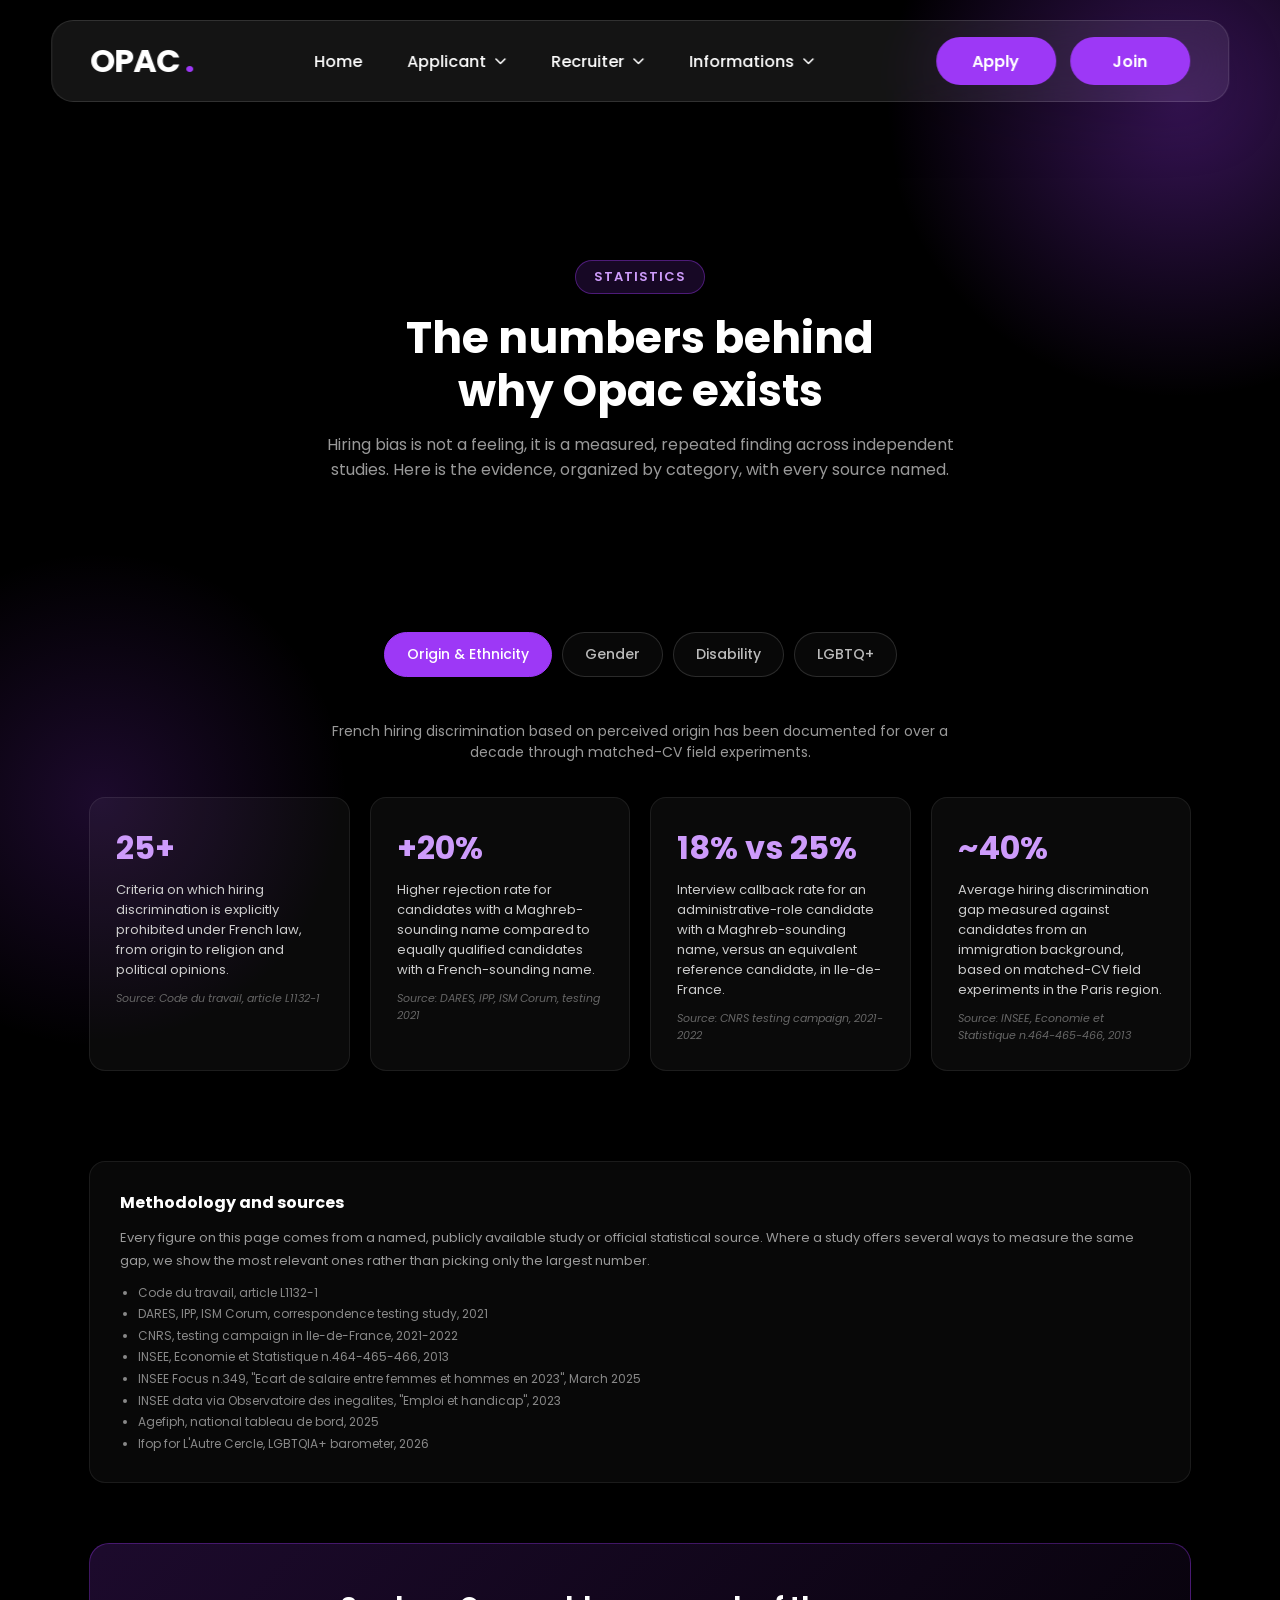
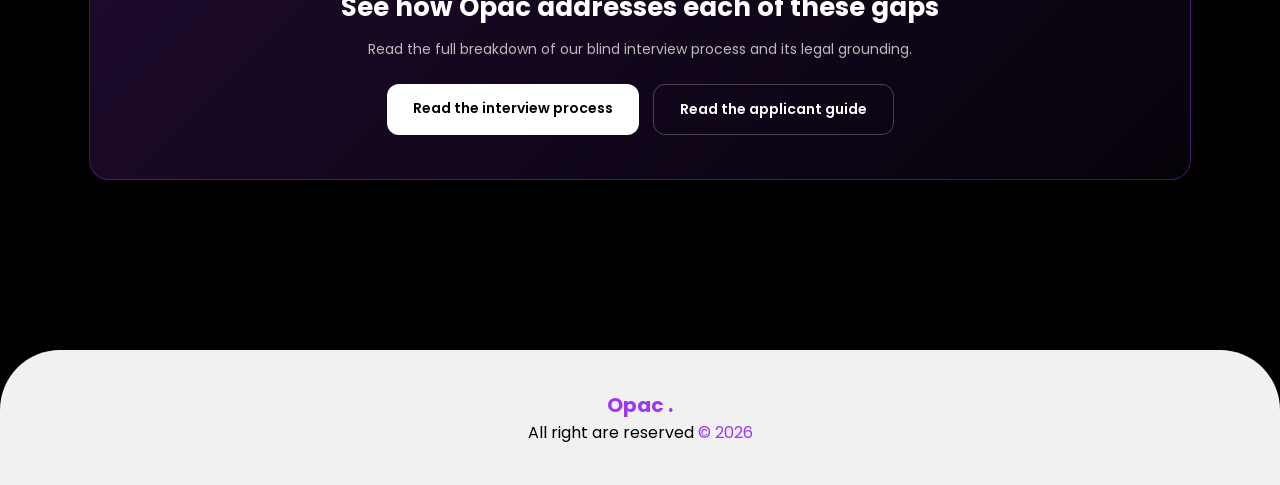
<file: informations/statistics.html>
<!DOCTYPE html>
<html lang="en">

<head>

    <meta charset="UTF-8">
    <meta name="viewport" content="width=device-width, initial-scale=1.0">

    <title>Statistics | Opac</title>

    <link rel="shortcut icon" href="../image/icon/Globe.svg">
    <link rel="stylesheet" href="../landing/landing.css">
    <link rel="stylesheet" href="statistics.css">

    <link rel="preconnect" href="https://fonts.googleapis.com">
    <link rel="preconnect" href="https://fonts.gstatic.com" crossorigin>
    <link href="https://fonts.googleapis.com/css2?family=Poppins:wght@300;400;500;600;700&display=swap" rel="stylesheet">
    <link rel="stylesheet" href="https://cdnjs.cloudflare.com/ajax/libs/font-awesome/6.5.0/css/all.min.css">

</head>

<body>

    <header>

        <a href="../index.html" class="logo">OPAC <span class="logo-span">.</span></a>

        <nav>
            <ul class="nav-links">
                <li><a href="../index.html#home">Home</a></li>
                <li class="dropdown">
                    <a href="../index.html#applicant">Applicant <i class="fa-solid fa-chevron-down"></i></a>
                    <ul class="dropdown-menu">
                        <li><a href="../applicant/jobs.html">Jobs</a></li>
                        <li><a href="../applicant/interviews.html">Interviews</a></li>
                        <li><a href="../applicant/companies.html">Companies</a></li>
                        <li><a href="../applicant/guide.html">Guide</a></li>
                    </ul>
                </li>
                <li class="dropdown">
                    <a href="../index.html#recruiter">Recruiter <i class="fa-solid fa-chevron-down"></i></a>
                    <ul class="dropdown-menu">
                        <li><a href="../recruiter/recruit.html">Recruit</a></li>
                        <li><a href="../recruiter/pricing.html">Pricing</a></li>
                        <li><a href="../recruiter/dashboard.html">Dashboard</a></li>
                        <li><a href="../recruiter/contact.html">Contact</a></li>
                    </ul>
                </li>
                <li class="dropdown">
                    <a href="../index.html#informations">Informations <i class="fa-solid fa-chevron-down"></i></a>
                    <ul class="dropdown-menu">
                        <li><a href="about.html">About</a></li>
                        <li><a href="statistics.html">Statistics</a></li>
                        <li><a href="privacy.html">Privacy</a></li>
                        <li><a href="terms.html">Terms</a></li>
                    </ul>
                </li>
            </ul>
        </nav>

        <div class="nav-actions">
            <a href="../apply/apply.html" class="nav-btn nav-btn">Apply</a>
            <a href="../join/join.html" class="nav-btn">Join</a>
        </div>

    </header>

    <main>

        <section class="st-hero">
            <div class="badge">Statistics</div>
            <h1>The numbers behind<br>why Opac exists</h1>
            <p>Hiring bias is not a feeling, it is a measured, repeated finding across independent studies. Here is the evidence, organized by category, with every source named.</p>
        </section>

        <div class="tabs">
            <button class="tab-btn active" data-tab="tab-origin">Origin &amp; Ethnicity</button>
            <button class="tab-btn" data-tab="tab-gender">Gender</button>
            <button class="tab-btn" data-tab="tab-disability">Disability</button>
            <button class="tab-btn" data-tab="tab-lgbtq">LGBTQ+</button>
        </div>

        <div class="tab-panel active" id="tab-origin">
            <p class="panel-intro">French hiring discrimination based on perceived origin has been documented for over a decade through matched-CV field experiments.</p>

            <div class="stats-grid">

                <div class="stat-card">
                    <div class="stat-number">25+</div>
                    <p class="stat-desc">Criteria on which hiring discrimination is explicitly prohibited under French law, from origin to religion and political opinions.</p>
                    <p class="stat-source">Source: Code du travail, article L1132-1</p>
                </div>

                <div class="stat-card">
                    <div class="stat-number">+20%</div>
                    <p class="stat-desc">Higher rejection rate for candidates with a Maghreb-sounding name compared to equally qualified candidates with a French-sounding name.</p>
                    <p class="stat-source">Source: DARES, IPP, ISM Corum, testing 2021</p>
                </div>

                <div class="stat-card">
                    <div class="stat-number">18% vs 25%</div>
                    <p class="stat-desc">Interview callback rate for an administrative-role candidate with a Maghreb-sounding name, versus an equivalent reference candidate, in Ile-de-France.</p>
                    <p class="stat-source">Source: CNRS testing campaign, 2021-2022</p>
                </div>

                <div class="stat-card">
                    <div class="stat-number">~40%</div>
                    <p class="stat-desc">Average hiring discrimination gap measured against candidates from an immigration background, based on matched-CV field experiments in the Paris region.</p>
                    <p class="stat-source">Source: INSEE, Economie et Statistique n.464-465-466, 2013</p>
                </div>

            </div>
        </div>

        <div class="tab-panel" id="tab-gender">
            <p class="panel-intro">Gender pay and access gaps persist in France even where a role and employer are identical.</p>

            <div class="stats-grid">

                <div class="stat-card">
                    <div class="stat-number">22.2%</div>
                    <p class="stat-desc">Average gap between women's and men's overall annual salary income in the French private sector, all working time included.</p>
                    <p class="stat-source">Source: INSEE Focus n.349, March 2025 (2023 data)</p>
                </div>

                <div class="stat-card">
                    <div class="stat-number">14.2%</div>
                    <p class="stat-desc">The gap that remains between women and men at equivalent full-time working hours, once part-time work is factored out.</p>
                    <p class="stat-source">Source: INSEE Focus n.349, March 2025 (2023 data)</p>
                </div>

                <div class="stat-card">
                    <div class="stat-number">~4%</div>
                    <p class="stat-desc">The gap that remains for the exact same position, at the same employer: the closest available measure to pure pay discrimination.</p>
                    <p class="stat-source">Source: INSEE, 2023 data, published 2025</p>
                </div>

                <div class="stat-card">
                    <div class="stat-number">24%</div>
                    <p class="stat-desc">Share of women among the best-paid 1% of private-sector positions, despite representing 42% of full-time equivalent jobs.</p>
                    <p class="stat-source">Source: INSEE Focus n.349, March 2025 (2023 data)</p>
                </div>

            </div>
        </div>

        <div class="tab-panel" id="tab-disability">
            <p class="panel-intro">Employment access for people with a recognized disability remains far below the national average, despite a legal quota in place since 1987.</p>

            <div class="stats-grid">

                <div class="stat-card">
                    <div class="stat-number">39%</div>
                    <p class="stat-desc">Employment rate for people with a recognized disability in France, nearly half the rate of the overall working-age population.</p>
                    <p class="stat-source">Source: INSEE data via Observatoire des inegalites, 2023</p>
                </div>

                <div class="stat-card">
                    <div class="stat-number">68%</div>
                    <p class="stat-desc">Employment rate for the overall working-age population in France, shown here for comparison.</p>
                    <p class="stat-source">Source: INSEE, 2023 data</p>
                </div>

                <div class="stat-card">
                    <div class="stat-number">12%</div>
                    <p class="stat-desc">Unemployment rate among people with a recognized disability, close to double the 7% rate measured for the total workforce.</p>
                    <p class="stat-source">Source: INSEE data via Observatoire des inegalites, 2023</p>
                </div>

                <div class="stat-card">
                    <div class="stat-number">28%</div>
                    <p class="stat-desc">Share of companies subject to France's disability-employment quota that still employ no disabled worker at all.</p>
                    <p class="stat-source">Source: Agefiph, national tableau de bord, 2025</p>
                </div>

            </div>
        </div>

        <div class="tab-panel" id="tab-lgbtq">
            <p class="panel-intro">Workplace discrimination against LGBTQ+ employees in France has increased in the most recent barometer, even as visibility has grown.</p>

            <div class="stats-grid">

                <div class="stat-card">
                    <div class="stat-number">37%</div>
                    <p class="stat-desc">Of LGBT+ employees report having experienced discrimination from their own management, up 12 points in two years.</p>
                    <p class="stat-source">Source: Ifop for L'Autre Cercle, LGBTQIA+ barometer, 2026</p>
                </div>

                <div class="stat-card">
                    <div class="stat-number">72%</div>
                    <p class="stat-desc">Of LGBT+ employees are now visible about their orientation or gender identity at work, up 19 points in five years.</p>
                    <p class="stat-source">Source: Ifop for L'Autre Cercle, LGBTQIA+ barometer, 2026</p>
                </div>

                <div class="stat-card">
                    <div class="stat-number">65%</div>
                    <p class="stat-desc">Of transgender employees report having experienced at least one act of discrimination within their organization.</p>
                    <p class="stat-source">Source: Ifop for L'Autre Cercle, LGBTQIA+ barometer, 2026</p>
                </div>

                <div class="stat-card">
                    <div class="stat-number">2x</div>
                    <p class="stat-desc">Fewer discriminations reported inside companies that signed L'Autre Cercle's LGBTQIA+ commitment charter, compared to the national average.</p>
                    <p class="stat-source">Source: Ifop for L'Autre Cercle, LGBTQIA+ barometer, 2026</p>
                </div>

            </div>
        </div>

        <div class="methodology">
            <h3>Methodology and sources</h3>
            <p>Every figure on this page comes from a named, publicly available study or official statistical source. Where a study offers several ways to measure the same gap, we show the most relevant ones rather than picking only the largest number.</p>
            <ul>
                <li>Code du travail, article L1132-1</li>
                <li>DARES, IPP, ISM Corum, correspondence testing study, 2021</li>
                <li>CNRS, testing campaign in Ile-de-France, 2021-2022</li>
                <li>INSEE, Economie et Statistique n.464-465-466, 2013</li>
                <li>INSEE Focus n.349, "Ecart de salaire entre femmes et hommes en 2023", March 2025</li>
                <li>INSEE data via Observatoire des inegalites, "Emploi et handicap", 2023</li>
                <li>Agefiph, national tableau de bord, 2025</li>
                <li>Ifop for L'Autre Cercle, LGBTQIA+ barometer, 2026</li>
            </ul>
        </div>

        <section class="cta-banner">
            <h2>See how Opac addresses each of these gaps</h2>
            <p>Read the full breakdown of our blind interview process and its legal grounding.</p>
            <div class="cta-buttons">
                <a href="../applicant/interviews.html" class="primary">Read the interview process</a>
                <a href="../applicant/guide.html" class="secondary">Read the applicant guide</a>
            </div>
        </section>

    </main>

    <footer>
        <div class="footer-logo">
            <p>Opac <span>.</span></p>
        </div>
        <p class="right-footer">All right are reserved <span>&copy; 2026</span></p>
    </footer>

    <script src="statistics.js"></script>

</body>

</html>
</file>
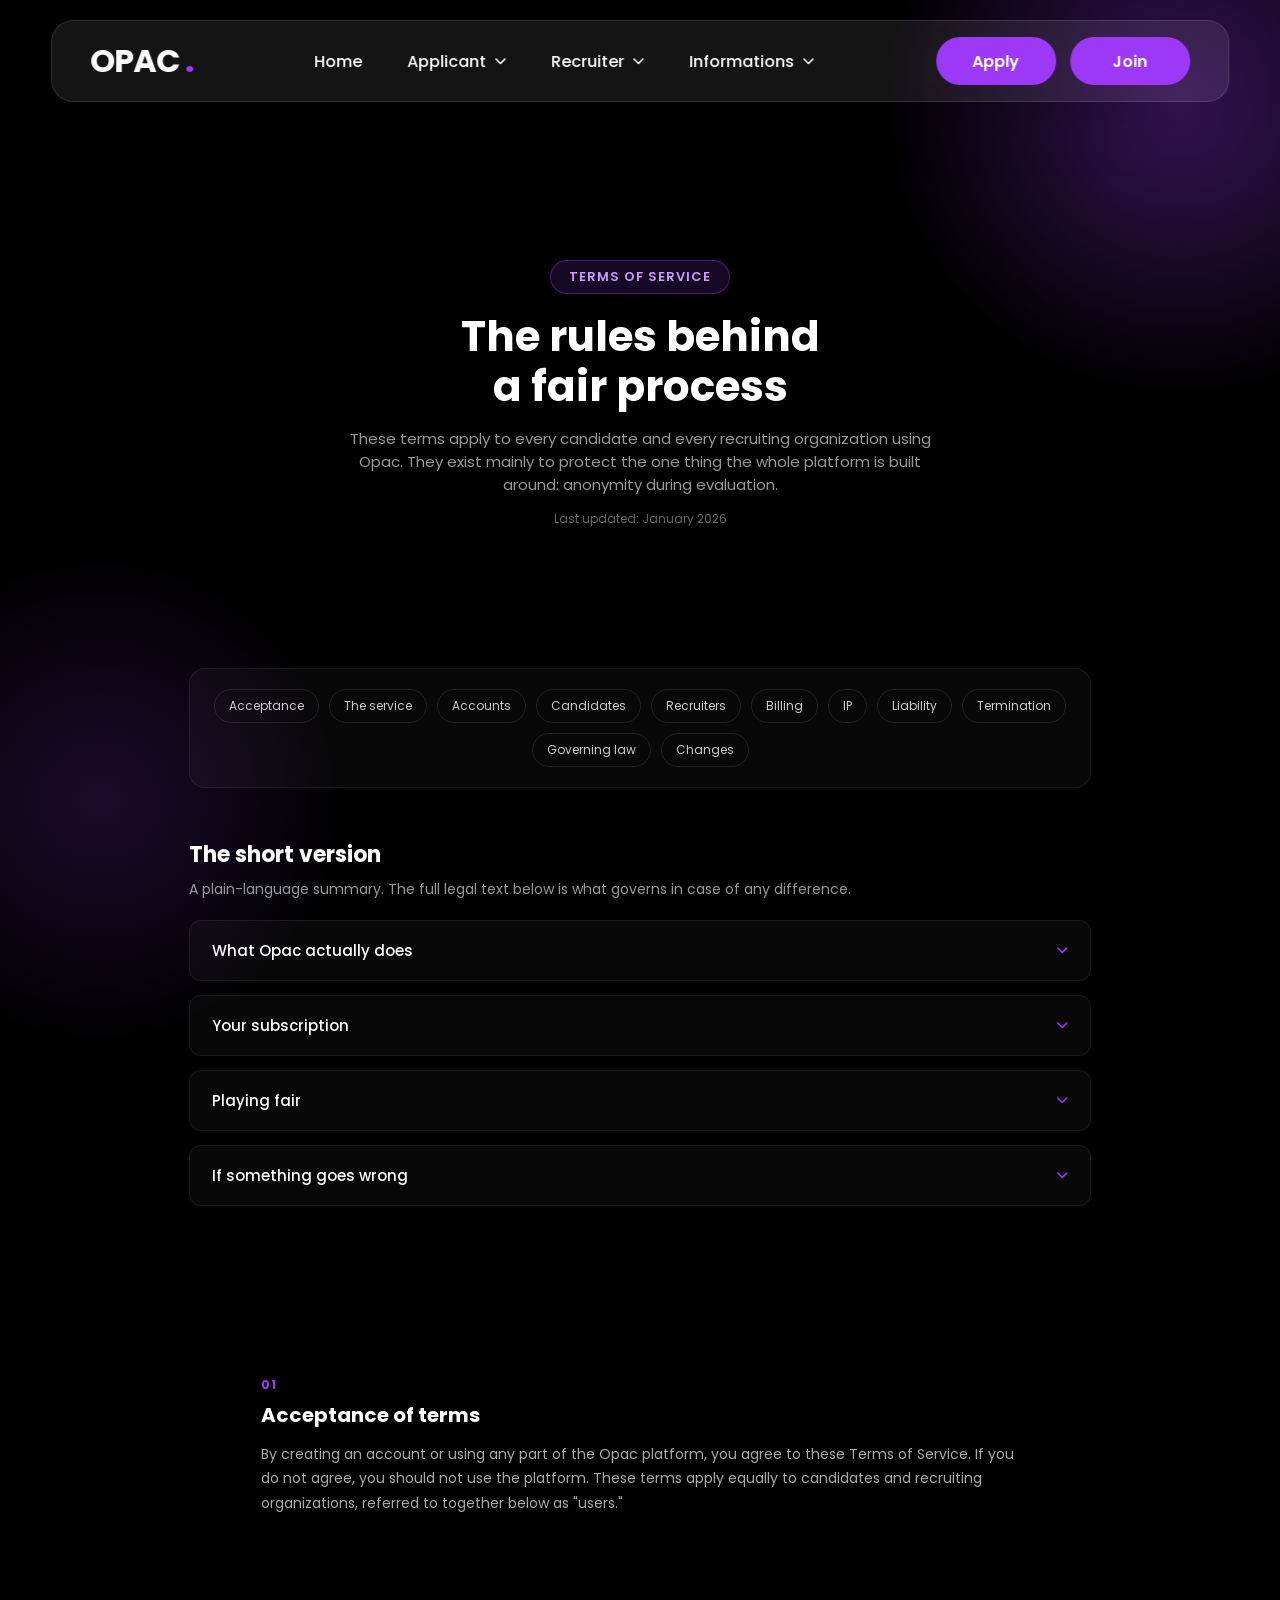
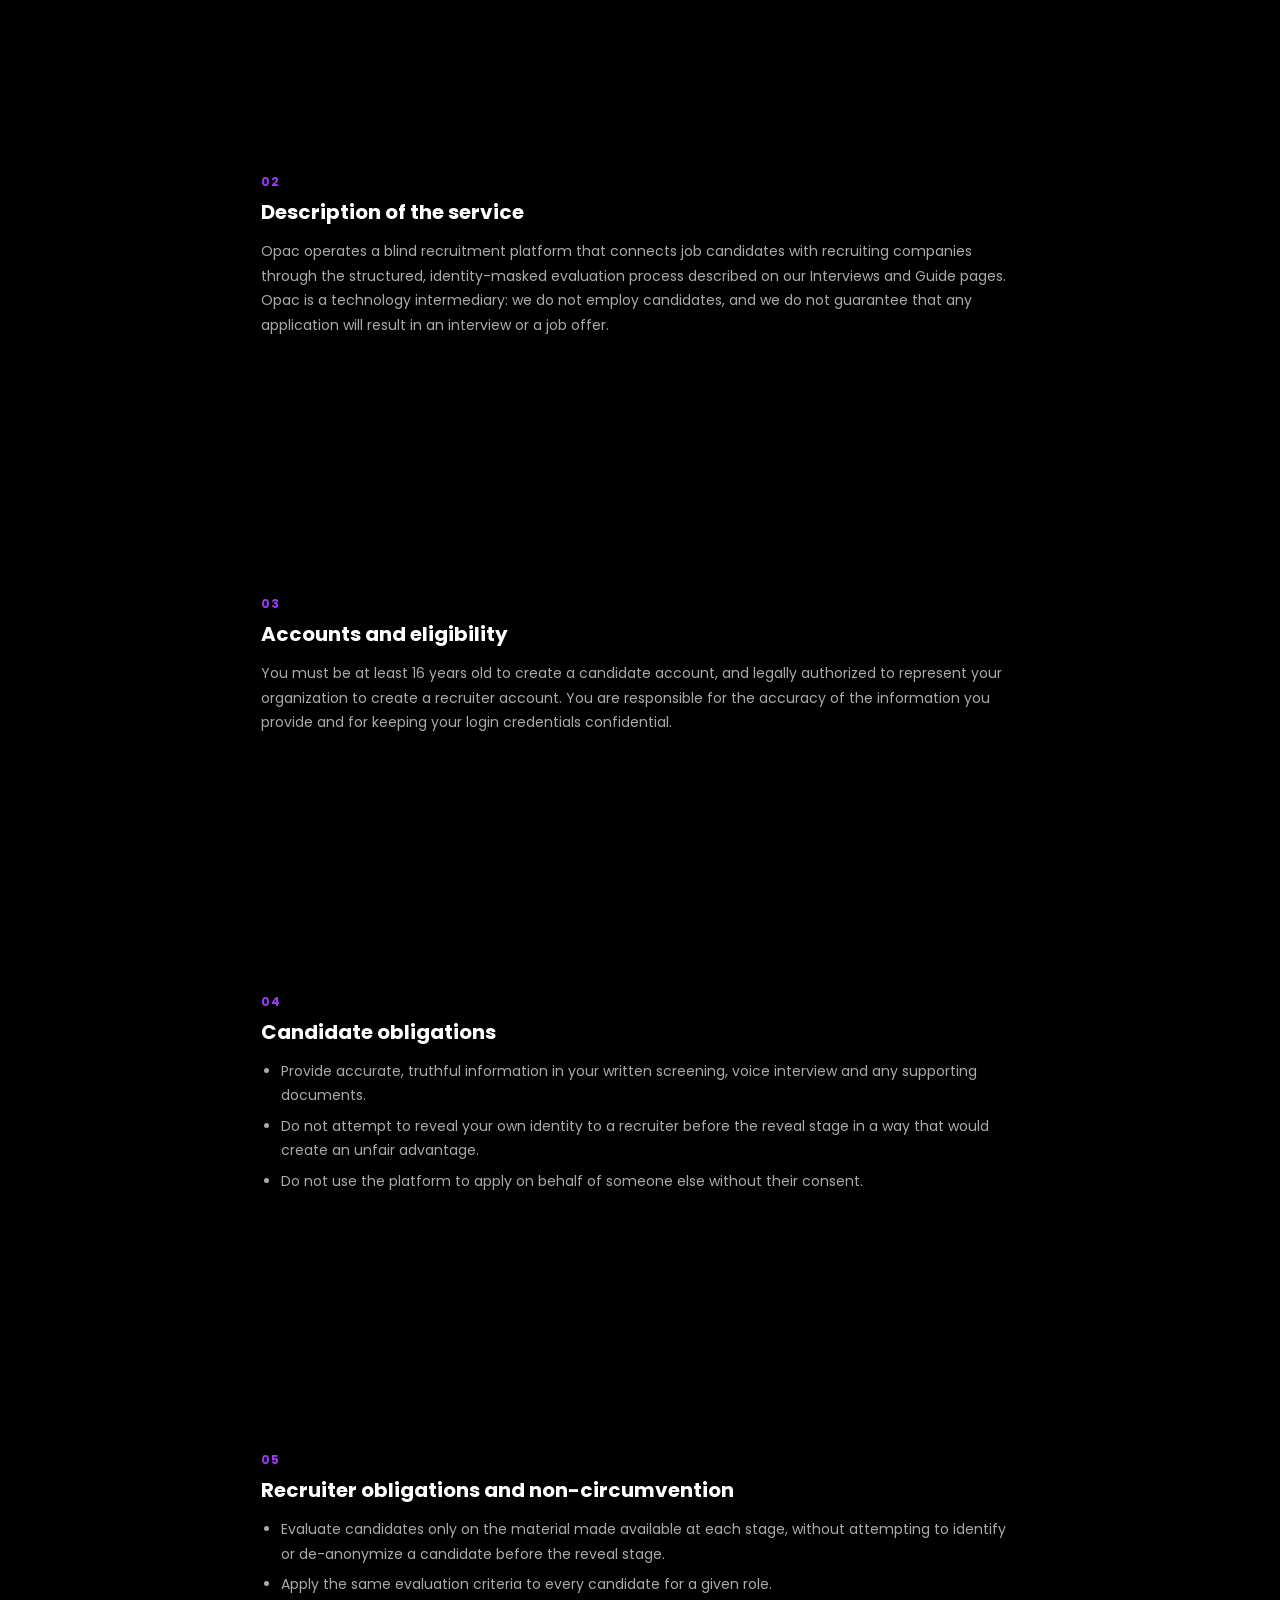
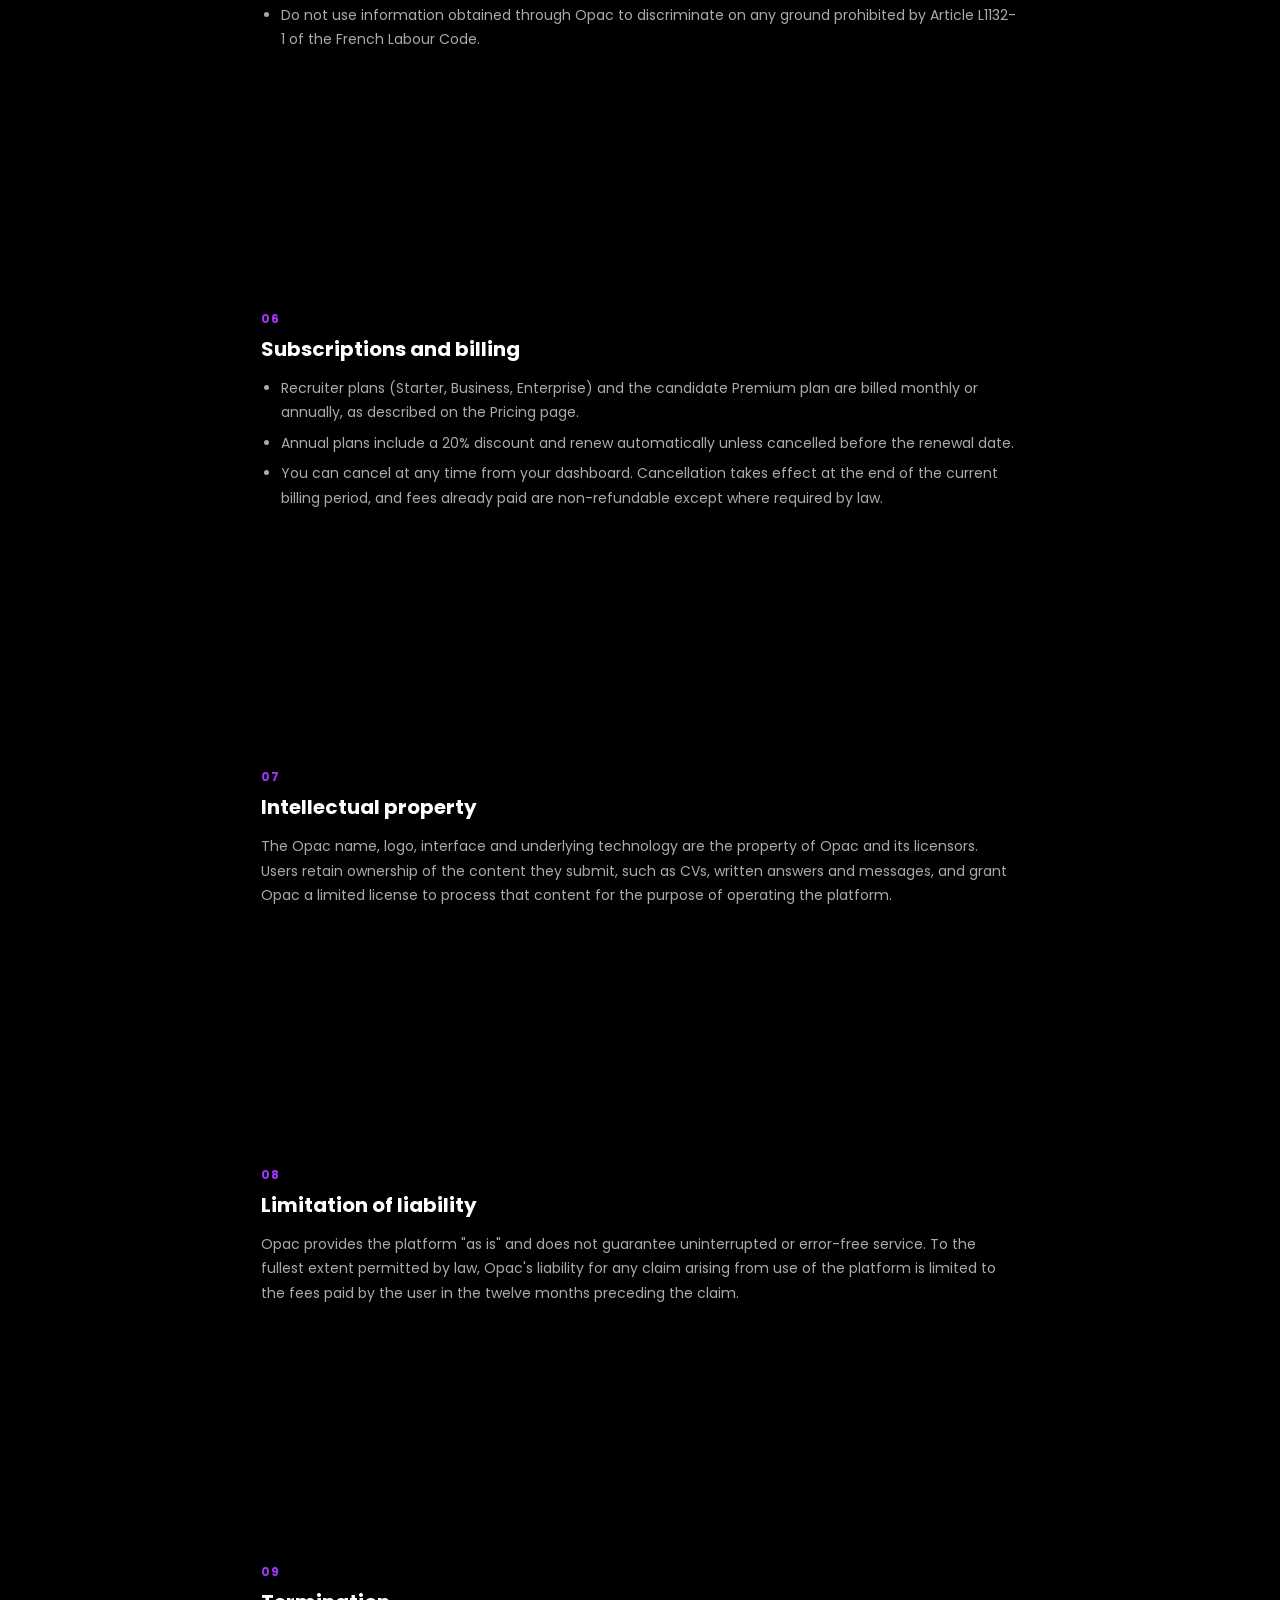
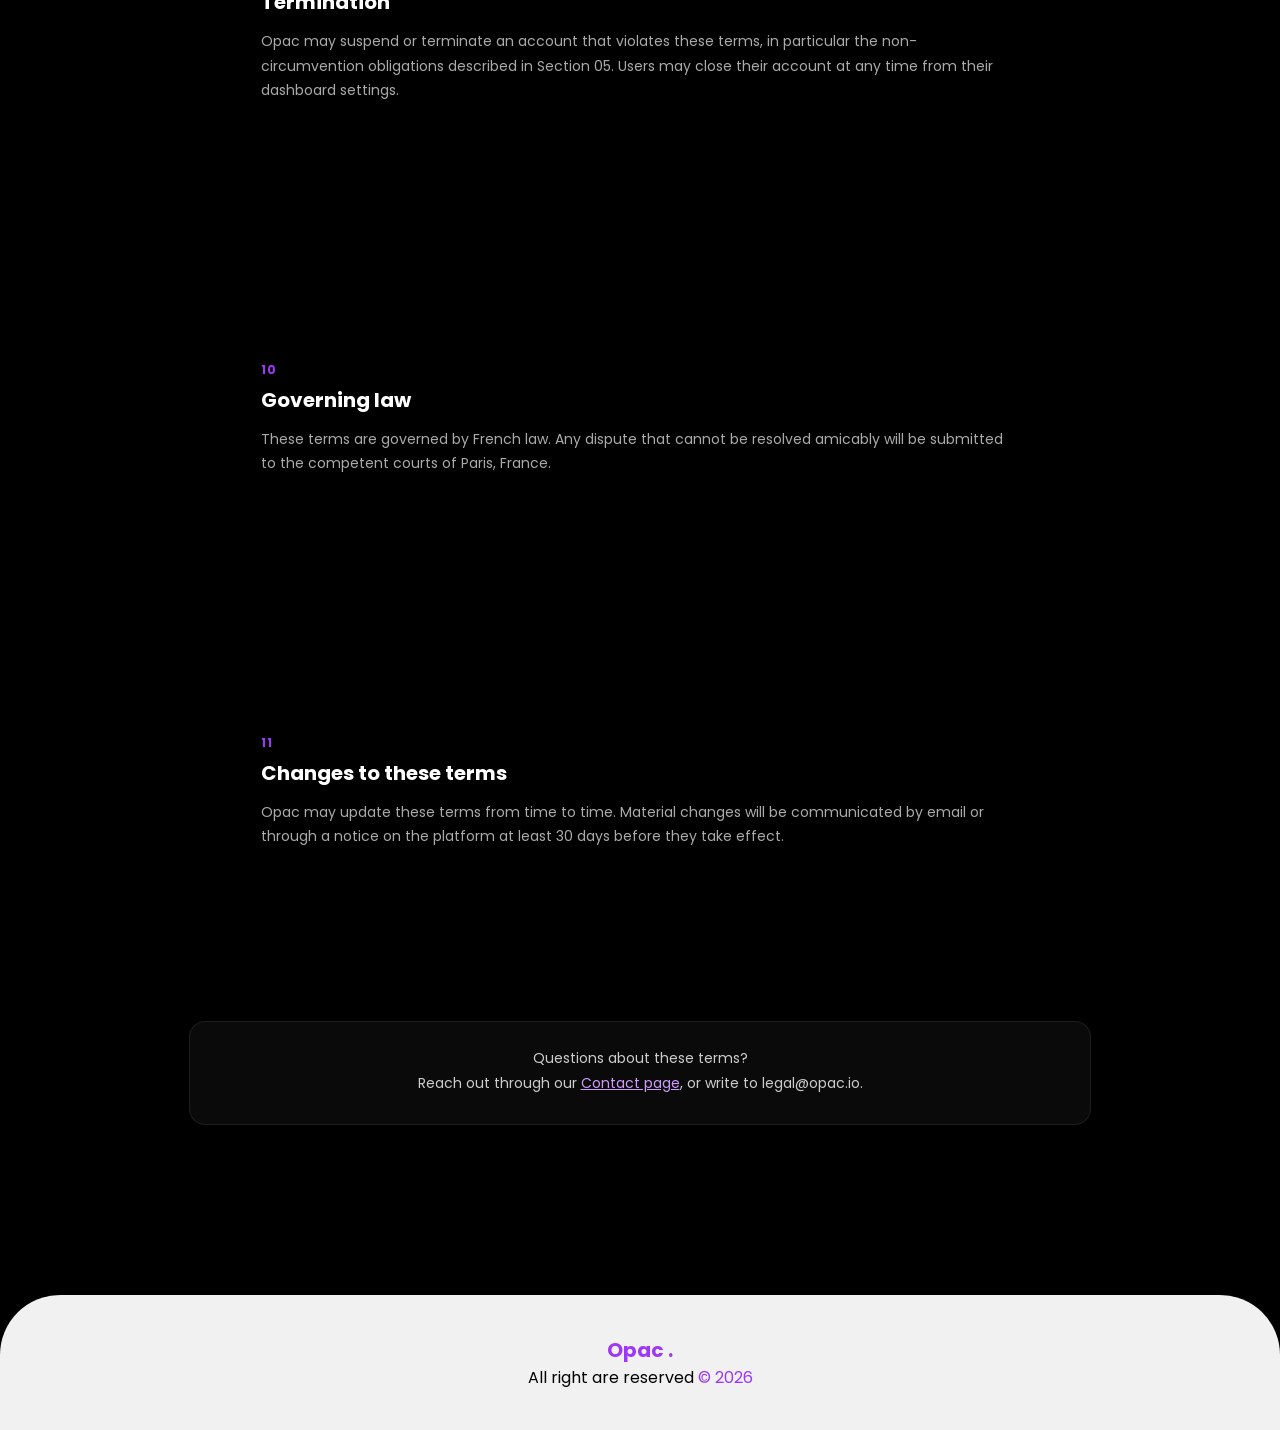
<file: informations/terms.html>
<!DOCTYPE html>
<html lang="en">

<head>

    <meta charset="UTF-8">
    <meta name="viewport" content="width=device-width, initial-scale=1.0">

    <title>Terms | Opac</title>

    <link rel="shortcut icon" href="../image/icon/Globe.svg">
    <link rel="stylesheet" href="../landing/landing.css">
    <link rel="stylesheet" href="terms.css">

    <link rel="preconnect" href="https://fonts.googleapis.com">
    <link rel="preconnect" href="https://fonts.gstatic.com" crossorigin>
    <link href="https://fonts.googleapis.com/css2?family=Poppins:wght@300;400;500;600;700&display=swap" rel="stylesheet">
    <link rel="stylesheet" href="https://cdnjs.cloudflare.com/ajax/libs/font-awesome/6.5.0/css/all.min.css">

</head>

<body>

    <header>

        <a href="../index.html" class="logo">OPAC <span class="logo-span">.</span></a>

        <nav>
            <ul class="nav-links">
                <li><a href="../index.html#home">Home</a></li>
                <li class="dropdown">
                    <a href="../index.html#applicant">Applicant <i class="fa-solid fa-chevron-down"></i></a>
                    <ul class="dropdown-menu">
                        <li><a href="../applicant/jobs.html">Jobs</a></li>
                        <li><a href="../applicant/interviews.html">Interviews</a></li>
                        <li><a href="../applicant/companies.html">Companies</a></li>
                        <li><a href="../applicant/guide.html">Guide</a></li>
                    </ul>
                </li>
                <li class="dropdown">
                    <a href="../index.html#recruiter">Recruiter <i class="fa-solid fa-chevron-down"></i></a>
                    <ul class="dropdown-menu">
                        <li><a href="../recruiter/recruit.html">Recruit</a></li>
                        <li><a href="../recruiter/pricing.html">Pricing</a></li>
                        <li><a href="../recruiter/dashboard.html">Dashboard</a></li>
                        <li><a href="../recruiter/contact.html">Contact</a></li>
                    </ul>
                </li>
                <li class="dropdown">
                    <a href="../index.html#informations">Informations <i class="fa-solid fa-chevron-down"></i></a>
                    <ul class="dropdown-menu">
                        <li><a href="about.html">About</a></li>
                        <li><a href="statistics.html">Statistics</a></li>
                        <li><a href="privacy.html">Privacy</a></li>
                        <li><a href="terms.html">Terms</a></li>
                    </ul>
                </li>
            </ul>
        </nav>

        <div class="nav-actions">
            <a href="../apply/apply.html" class="nav-btn nav-btn">Apply</a>
            <a href="../join/join.html" class="nav-btn">Join</a>
        </div>

    </header>

    <main>

        <section class="tm-hero">
            <div class="badge">Terms of service</div>
            <h1>The rules behind<br>a fair process</h1>
            <p>These terms apply to every candidate and every recruiting organization using Opac. They exist mainly to protect the one thing the whole platform is built around: anonymity during evaluation.</p>
            <p class="updated">Last updated: January 2026</p>
        </section>

        <nav class="toc">
            <a href="#acceptance">Acceptance</a>
            <a href="#description">The service</a>
            <a href="#accounts">Accounts</a>
            <a href="#candidate-obligations">Candidates</a>
            <a href="#recruiter-obligations">Recruiters</a>
            <a href="#billing">Billing</a>
            <a href="#ip">IP</a>
            <a href="#liability">Liability</a>
            <a href="#termination">Termination</a>
            <a href="#law">Governing law</a>
            <a href="#changes">Changes</a>
        </nav>

        <div class="summary-block">
            <div class="summary-head">
                <h2>The short version</h2>
                <p>A plain-language summary. The full legal text below is what governs in case of any difference.</p>
            </div>

            <div class="accordion">

                <div class="accordion-item">
                    <div class="accordion-question">
                        What Opac actually does
                        <i class="fa-solid fa-chevron-down"></i>
                    </div>
                    <div class="accordion-answer">
                        <p>We run a blind evaluation process between candidates and companies. We are not an employer and cannot guarantee that any application leads to an interview or a job offer.</p>
                    </div>
                </div>

                <div class="accordion-item">
                    <div class="accordion-question">
                        Your subscription
                        <i class="fa-solid fa-chevron-down"></i>
                    </div>
                    <div class="accordion-answer">
                        <p>Recruiter and candidate plans renew automatically until you cancel. Annual plans include a 20% discount and lock in for the year once started.</p>
                    </div>
                </div>

                <div class="accordion-item">
                    <div class="accordion-question">
                        Playing fair
                        <i class="fa-solid fa-chevron-down"></i>
                    </div>
                    <div class="accordion-answer">
                        <p>Recruiters agree not to try to identify anonymized candidates before the reveal stage. Candidates agree to provide accurate information throughout the process.</p>
                    </div>
                </div>

                <div class="accordion-item">
                    <div class="accordion-question">
                        If something goes wrong
                        <i class="fa-solid fa-chevron-down"></i>
                    </div>
                    <div class="accordion-answer">
                        <p>Our liability is limited as described in the Liability section below. You can always reach us through the Contact page or the data request form on the Privacy page.</p>
                    </div>
                </div>

            </div>
        </div>

        <section class="legal-block" id="acceptance">
            <span class="block-number">01</span>
            <h2>Acceptance of terms</h2>
            <p>By creating an account or using any part of the Opac platform, you agree to these Terms of Service. If you do not agree, you should not use the platform. These terms apply equally to candidates and recruiting organizations, referred to together below as "users."</p>
        </section>

        <section class="legal-block" id="description">
            <span class="block-number">02</span>
            <h2>Description of the service</h2>
            <p>Opac operates a blind recruitment platform that connects job candidates with recruiting companies through the structured, identity-masked evaluation process described on our Interviews and Guide pages. Opac is a technology intermediary: we do not employ candidates, and we do not guarantee that any application will result in an interview or a job offer.</p>
        </section>

        <section class="legal-block" id="accounts">
            <span class="block-number">03</span>
            <h2>Accounts and eligibility</h2>
            <p>You must be at least 16 years old to create a candidate account, and legally authorized to represent your organization to create a recruiter account. You are responsible for the accuracy of the information you provide and for keeping your login credentials confidential.</p>
        </section>

        <section class="legal-block" id="candidate-obligations">
            <span class="block-number">04</span>
            <h2>Candidate obligations</h2>
            <ul>
                <li>Provide accurate, truthful information in your written screening, voice interview and any supporting documents.</li>
                <li>Do not attempt to reveal your own identity to a recruiter before the reveal stage in a way that would create an unfair advantage.</li>
                <li>Do not use the platform to apply on behalf of someone else without their consent.</li>
            </ul>
        </section>

        <section class="legal-block" id="recruiter-obligations">
            <span class="block-number">05</span>
            <h2>Recruiter obligations and non-circumvention</h2>
            <ul>
                <li>Evaluate candidates only on the material made available at each stage, without attempting to identify or de-anonymize a candidate before the reveal stage.</li>
                <li>Apply the same evaluation criteria to every candidate for a given role.</li>
                <li>Do not use information obtained through Opac to discriminate on any ground prohibited by Article L1132-1 of the French Labour Code.</li>
            </ul>
        </section>

        <section class="legal-block" id="billing">
            <span class="block-number">06</span>
            <h2>Subscriptions and billing</h2>
            <ul>
                <li>Recruiter plans (Starter, Business, Enterprise) and the candidate Premium plan are billed monthly or annually, as described on the Pricing page.</li>
                <li>Annual plans include a 20% discount and renew automatically unless cancelled before the renewal date.</li>
                <li>You can cancel at any time from your dashboard. Cancellation takes effect at the end of the current billing period, and fees already paid are non-refundable except where required by law.</li>
            </ul>
        </section>

        <section class="legal-block" id="ip">
            <span class="block-number">07</span>
            <h2>Intellectual property</h2>
            <p>The Opac name, logo, interface and underlying technology are the property of Opac and its licensors. Users retain ownership of the content they submit, such as CVs, written answers and messages, and grant Opac a limited license to process that content for the purpose of operating the platform.</p>
        </section>

        <section class="legal-block" id="liability">
            <span class="block-number">08</span>
            <h2>Limitation of liability</h2>
            <p>Opac provides the platform "as is" and does not guarantee uninterrupted or error-free service. To the fullest extent permitted by law, Opac's liability for any claim arising from use of the platform is limited to the fees paid by the user in the twelve months preceding the claim.</p>
        </section>

        <section class="legal-block" id="termination">
            <span class="block-number">09</span>
            <h2>Termination</h2>
            <p>Opac may suspend or terminate an account that violates these terms, in particular the non-circumvention obligations described in Section 05. Users may close their account at any time from their dashboard settings.</p>
        </section>

        <section class="legal-block" id="law">
            <span class="block-number">10</span>
            <h2>Governing law</h2>
            <p>These terms are governed by French law. Any dispute that cannot be resolved amicably will be submitted to the competent courts of Paris, France.</p>
        </section>

        <section class="legal-block" id="changes">
            <span class="block-number">11</span>
            <h2>Changes to these terms</h2>
            <p>Opac may update these terms from time to time. Material changes will be communicated by email or through a notice on the platform at least 30 days before they take effect.</p>
        </section>

        <div class="contact-box">
            <p>Questions about these terms?</p>
            <p>Reach out through our <a href="../recruiter/contact.html">Contact page</a>, or write to legal@opac.io.</p>
        </div>

    </main>

    <footer>
        <div class="footer-logo">
            <p>Opac <span>.</span></p>
        </div>
        <p class="right-footer">All right are reserved <span>&copy; 2026</span></p>
    </footer>

    <script src="terms.js"></script>

</body>

</html>
</file>
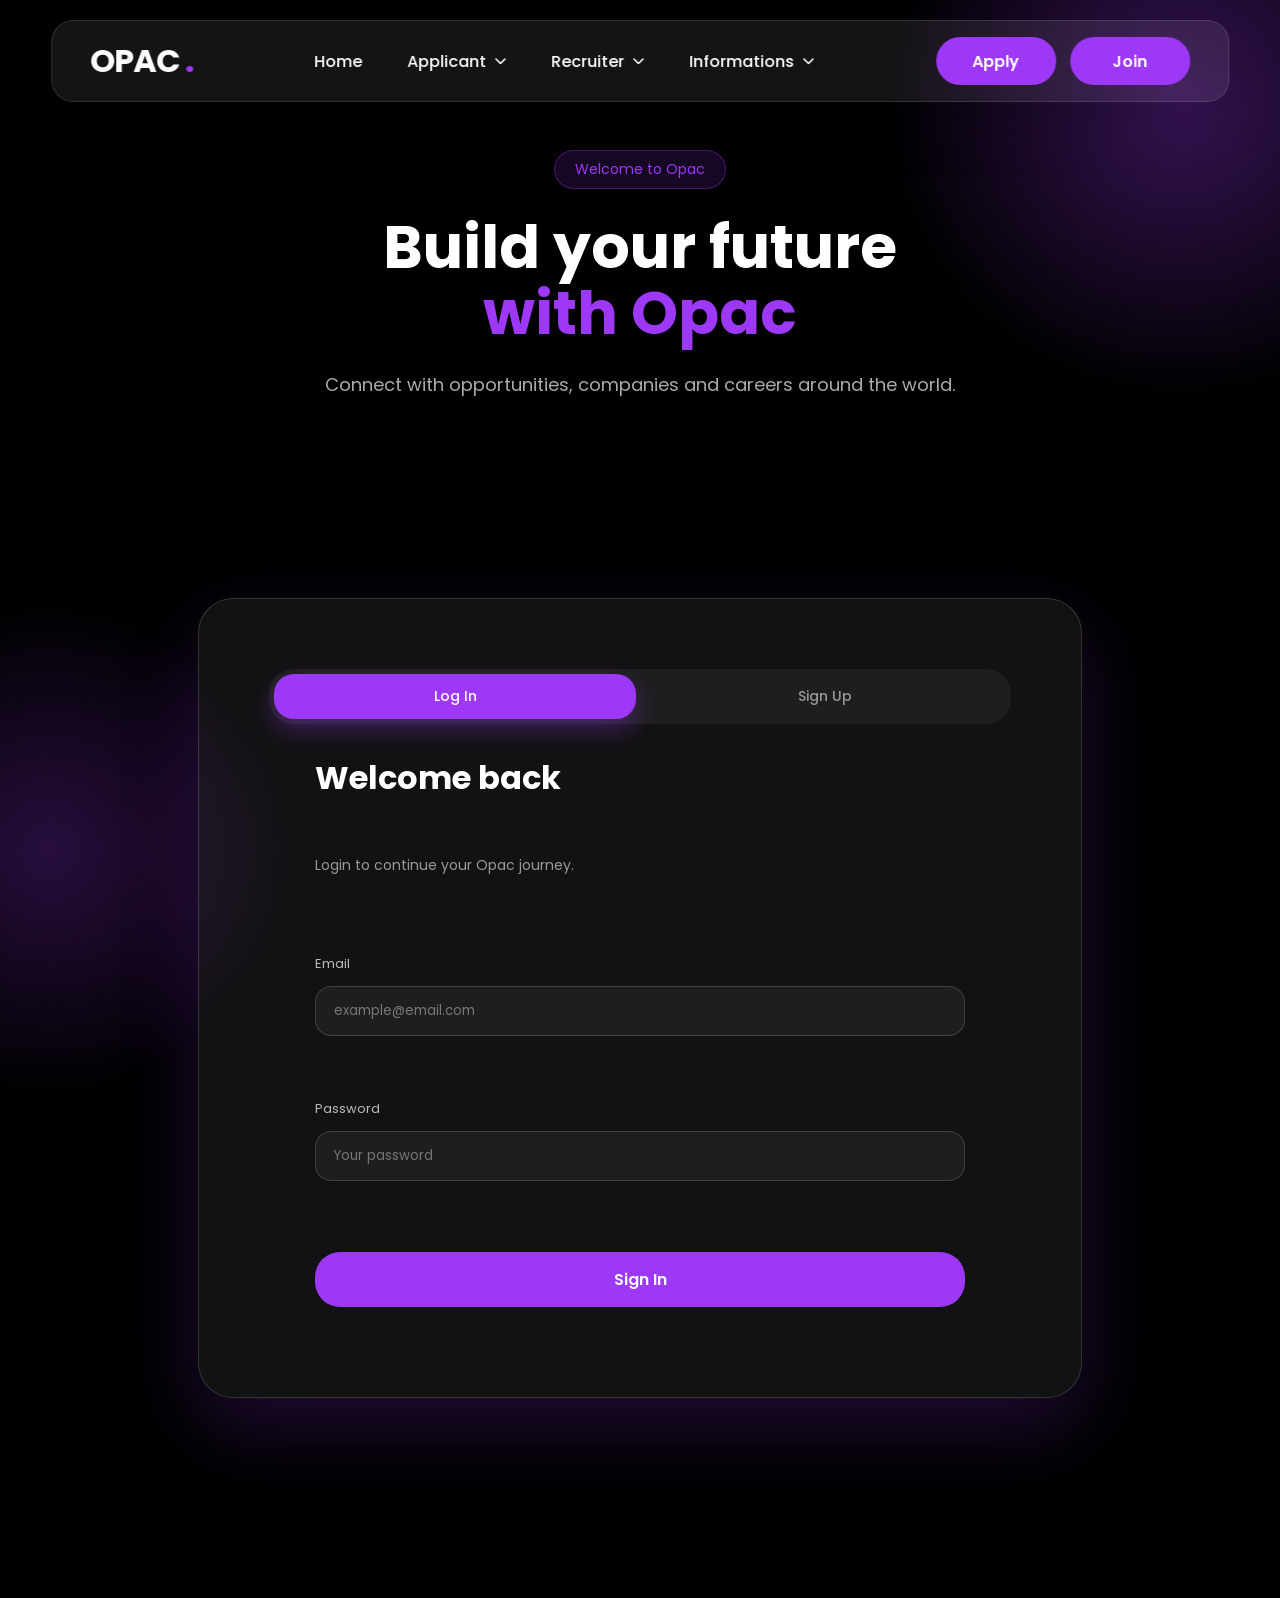
<file: join/join.html>
<!DOCTYPE html>
<html lang="en">

<head>

    <meta charset="UTF-8">
    <meta name="viewport" content="width=device-width, initial-scale=1.0">

    <title>Join | Opac</title>

    <link rel="shortcut icon" href="">

    <link rel="stylesheet" href="../landing/landing.css">
    <link rel="stylesheet" href="join.css">

    <link rel="preconnect" href="https://fonts.googleapis.com">
    <link rel="preconnect" href="https://fonts.gstatic.com" crossorigin>

    <link href="https://fonts.googleapis.com/css2?family=Poppins:wght@300;400;500;600;700&display=swap" rel="stylesheet">

    <link rel="stylesheet" href="https://cdnjs.cloudflare.com/ajax/libs/font-awesome/6.5.0/css/all.min.css">

</head>


<body>


<header>


    <a href="../index.html" class="logo">

        OPAC <span class="logo-span">.</span>

    </a>



    <nav>

        <ul class="nav-links">


            <li>

                <a href="../index.html#home">
                    Home
                </a>

            </li>




            <li class="dropdown">


                <a href="../index.html#applicant">

                    Applicant

                    <i class="fa-solid fa-chevron-down"></i>

                </a>



                <ul class="dropdown-menu">

                    <li>
                        <a href="../applicant/jobs.html">
                            Jobs
                        </a>
                    </li>


                    <li>
                        <a href="../applicant/interviews.html">
                            Interviews
                        </a>
                    </li>


                    <li>
                        <a href="../applicant/companies.html">
                            Companies
                        </a>
                    </li>


                    <li>
                        <a href="../applicant/guide.html">
                            Guide
                        </a>
                    </li>


                </ul>


            </li>





            <li class="dropdown">


                <a href="../index.html#recruiter">


                    Recruiter

                    <i class="fa-solid fa-chevron-down"></i>


                </a>



                <ul class="dropdown-menu">


                    <li>
                        <a href="../recruiter/recruit.html">
                            Recruit
                        </a>
                    </li>


                    <li>
                        <a href="../recruiter/pricing.html">
                            Pricing
                        </a>
                    </li>


                    <li>
                        <a href="../recruiter/dashboard.html">
                            Dashboard
                        </a>
                    </li>


                    <li>
                        <a href="../recruiter/contact.html">
                            Contact
                        </a>
                    </li>


                </ul>


            </li>






            <li class="dropdown">


                <a href="../index.html#informations">


                    Informations

                    <i class="fa-solid fa-chevron-down"></i>


                </a>



                <ul class="dropdown-menu">


                    <li>
                        <a href="../informations/about.html">
                            About
                        </a>
                    </li>


                    <li>
                        <a href="../informations/statistics.html">
                            Statistics
                        </a>
                    </li>


                    <li>
                        <a href="../informations/privacy.html">
                            Privacy
                        </a>
                    </li>


                    <li>
                        <a href="../informations/terms.html">
                            Terms
                        </a>
                    </li>


                </ul>


            </li>



        </ul>


    </nav>



    <div class="nav-actions">
        <a href="../apply/apply.html" class="nav-btn nav-btn">Apply</a>
        <a href="join.html" class="nav-btn">Join</a>
    </div>



</header>





<main>



<section class="join-hero">



    <div class="hero-content">


        <div class="badge">

            Welcome to Opac

        </div>



        <h1>

            Build your future<br>

            <span>
                with Opac
            </span>

        </h1>



        <p>

            Connect with opportunities, companies and careers around the world.

        </p>


    </div>



</section>







<section class="auth-container">



<div class="auth-card">



    <div class="auth-header">


        <button class="switch-btn active" id="login-switch">

            Log In

        </button>



        <button class="switch-btn" id="signup-switch">

            Sign Up

        </button>


    </div>





    <form id="login-form" class="auth-form active">


        <h2>

            Welcome back

        </h2>



        <p class="form-description">

            Login to continue your Opac journey.

        </p>




        <div class="input-group">


            <label>
                Email
            </label>


            <input 
            type="email"
            placeholder="example@email.com"
            required>


        </div>





        <div class="input-group">


            <label>
                Password
            </label>


            <input 
            type="password"
            placeholder="Your password"
            required>


        </div>





        <button class="submit-button">

            Sign In

        </button>



    </form>









    <form id="signup-form" class="auth-form">


        <h2>

            Create account

        </h2>



        <p class="form-description">

            Join thousands of people using Opac.

        </p>




        <div class="input-group">


            <label>
                Full name
            </label>


            <input 
            type="text"
            placeholder="John Doe"
            required>


        </div>





        <div class="input-group">


            <label>
                Email
            </label>


            <input 
            type="email"
            placeholder="example@email.com"
            required>


        </div>





        <div class="input-group">


            <label>
                Password
            </label>


            <input 
            type="password"
            placeholder="Create a password"
            required>


        </div>





        <button class="submit-button">

            Create account

        </button>




    </form>





    <p id="auth-message" class="success-message"></p>



</div>




</section>




</main>





<script src="join.js"></script>


</body>

</html>
</file>
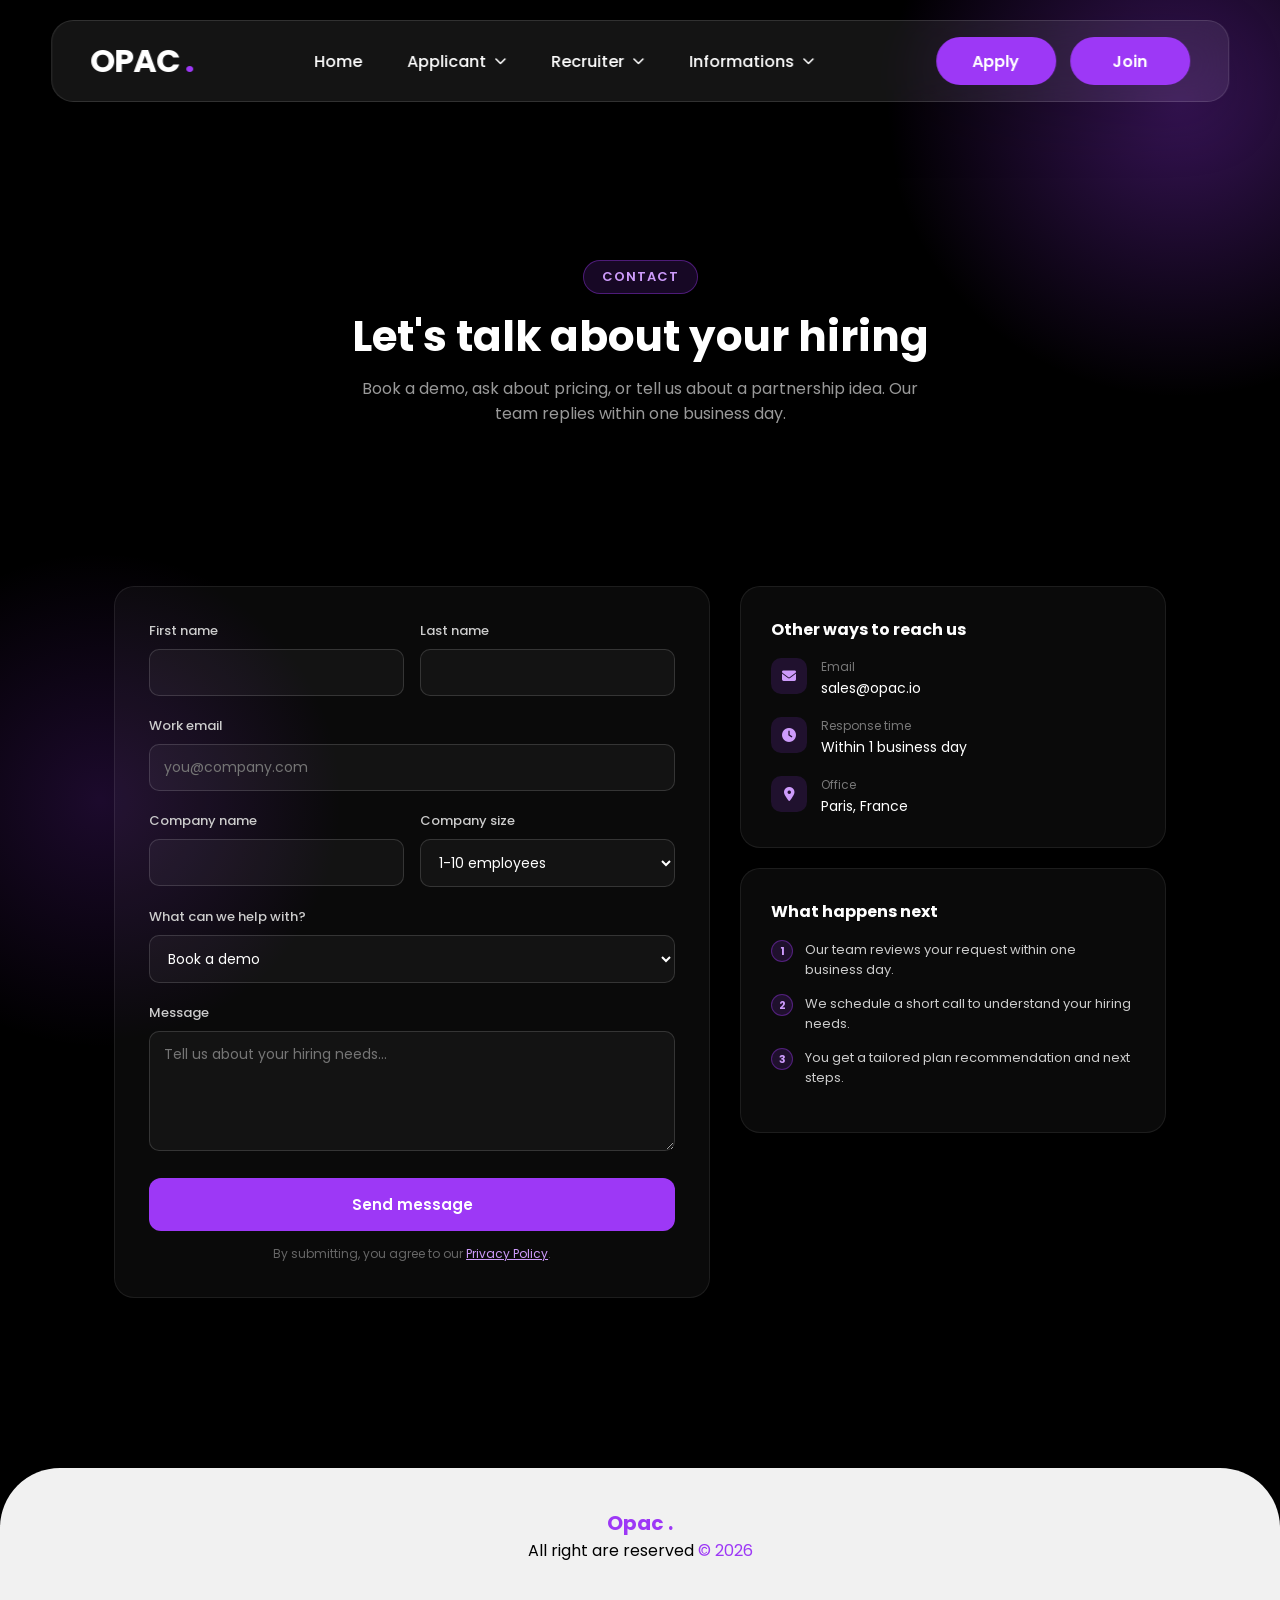
<file: recruiter/contact.html>
<!DOCTYPE html>
<html lang="en">

<head>

    <meta charset="UTF-8">
    <meta name="viewport" content="width=device-width, initial-scale=1.0">

    <title>Contact | Opac</title>

    <link rel="shortcut icon" href="../image/icon/Globe.svg">
    <link rel="stylesheet" href="../landing/landing.css">
    <link rel="stylesheet" href="contact.css">

    <link rel="preconnect" href="https://fonts.googleapis.com">
    <link rel="preconnect" href="https://fonts.gstatic.com" crossorigin>
    <link href="https://fonts.googleapis.com/css2?family=Poppins:wght@300;400;500;600;700&display=swap" rel="stylesheet">
    <link rel="stylesheet" href="https://cdnjs.cloudflare.com/ajax/libs/font-awesome/6.5.0/css/all.min.css">

</head>

<body>

    <header>

        <a href="../index.html" class="logo">OPAC <span class="logo-span">.</span></a>

        <nav>
            <ul class="nav-links">
                <li><a href="../index.html#home">Home</a></li>
                <li class="dropdown">
                    <a href="../index.html#applicant">Applicant <i class="fa-solid fa-chevron-down"></i></a>
                    <ul class="dropdown-menu">
                        <li><a href="../applicant/jobs.html">Jobs</a></li>
                        <li><a href="../applicant/interviews.html">Interviews</a></li>
                        <li><a href="../applicant/companies.html">Companies</a></li>
                        <li><a href="../applicant/guide.html">Guide</a></li>
                    </ul>
                </li>
                <li class="dropdown">
                    <a href="../index.html#recruiter">Recruiter <i class="fa-solid fa-chevron-down"></i></a>
                    <ul class="dropdown-menu">
                        <li><a href="recruit.html">Recruit</a></li>
                        <li><a href="pricing.html">Pricing</a></li>
                        <li><a href="dashboard.html">Dashboard</a></li>
                        <li><a href="contact.html">Contact</a></li>
                    </ul>
                </li>
                <li class="dropdown">
                    <a href="../index.html#informations">Informations <i class="fa-solid fa-chevron-down"></i></a>
                    <ul class="dropdown-menu">
                        <li><a href="../informations/about.html">About</a></li>
                        <li><a href="../informations/statistics.html">Statistics</a></li>
                        <li><a href="../informations/privacy.html">Privacy</a></li>
                        <li><a href="../informations/terms.html">Terms</a></li>
                    </ul>
                </li>
            </ul>
        </nav>

        <div class="nav-actions">
            <a href="../apply/apply.html" class="nav-btn nav-btn">Apply</a>
            <a href="../join/join.html" class="nav-btn">Join</a>
        </div>

    </header>

    <main>

        <section class="ct-hero">
            <div class="badge">Contact</div>
            <h1>Let's talk about your hiring</h1>
            <p>Book a demo, ask about pricing, or tell us about a partnership idea. Our team replies within one business day.</p>
        </section>

        <div class="ct-layout">

            <div class="form-card" id="form-card">

                <form id="contact-form" novalidate>

                    <div class="form-row">

                        <div class="field">
                            <label for="first-name">First name</label>
                            <input type="text" id="first-name">
                            <p class="error-text"></p>
                        </div>

                        <div class="field">
                            <label for="last-name">Last name</label>
                            <input type="text" id="last-name">
                            <p class="error-text"></p>
                        </div>

                    </div>

                    <div class="field">
                        <label for="work-email">Work email</label>
                        <input type="email" id="work-email" placeholder="you@company.com">
                        <p class="error-text"></p>
                    </div>

                    <div class="form-row">

                        <div class="field">
                            <label for="company">Company name</label>
                            <input type="text" id="company">
                            <p class="error-text"></p>
                        </div>

                        <div class="field">
                            <label for="company-size">Company size</label>
                            <select id="company-size">
                                <option value="1-10">1-10 employees</option>
                                <option value="11-50">11-50 employees</option>
                                <option value="51-200">51-200 employees</option>
                                <option value="201-1000">201-1000 employees</option>
                                <option value="1000+">1000+ employees</option>
                            </select>
                        </div>

                    </div>

                    <div class="field">
                        <label for="request-type">What can we help with?</label>
                        <select id="request-type">
                            <option value="demo">Book a demo</option>
                            <option value="pricing">Ask about pricing</option>
                            <option value="partnership">Partnership inquiry</option>
                            <option value="other">Other question</option>
                        </select>
                    </div>

                    <div class="field">
                        <label for="message">Message</label>
                        <textarea id="message" placeholder="Tell us about your hiring needs..."></textarea>
                        <p class="error-text"></p>
                    </div>

                    <button type="submit" class="submit-btn">Send message</button>

                    <p class="form-note">By submitting, you agree to our <a href="../informations/privacy.html" style="color:#cd9bfb;">Privacy Policy</a>.</p>

                </form>

                <div class="success-panel" id="success-panel">
                    <div class="check-circle"><i class="fa-solid fa-check"></i></div>
                    <h3>Thanks, <span class="success-name"></span>!</h3>
                    <p>Your message has been received. Our team will get back to you within one business day.</p>
                </div>

            </div>

            <div>

                <div class="info-card">
                    <h3>Other ways to reach us</h3>

                    <div class="info-row">
                        <i class="fa-solid fa-envelope"></i>
                        <div>
                            <p class="info-label">Email</p>
                            <p class="info-value">sales@opac.io</p>
                        </div>
                    </div>

                    <div class="info-row">
                        <i class="fa-solid fa-clock"></i>
                        <div>
                            <p class="info-label">Response time</p>
                            <p class="info-value">Within 1 business day</p>
                        </div>
                    </div>

                    <div class="info-row">
                        <i class="fa-solid fa-location-dot"></i>
                        <div>
                            <p class="info-label">Office</p>
                            <p class="info-value">Paris, France</p>
                        </div>
                    </div>

                </div>

                <div class="info-card">
                    <h3>What happens next</h3>
                    <ul class="next-steps">
                        <li><span class="num">1</span> Our team reviews your request within one business day.</li>
                        <li><span class="num">2</span> We schedule a short call to understand your hiring needs.</li>
                        <li><span class="num">3</span> You get a tailored plan recommendation and next steps.</li>
                    </ul>
                </div>

            </div>

        </div>

    </main>

    <footer>
        <div class="footer-logo">
            <p>Opac <span>.</span></p>
        </div>
        <p class="right-footer">All right are reserved <span>&copy; 2026</span></p>
    </footer>

    <script src="contact.js"></script>

</body>

</html>
</file>
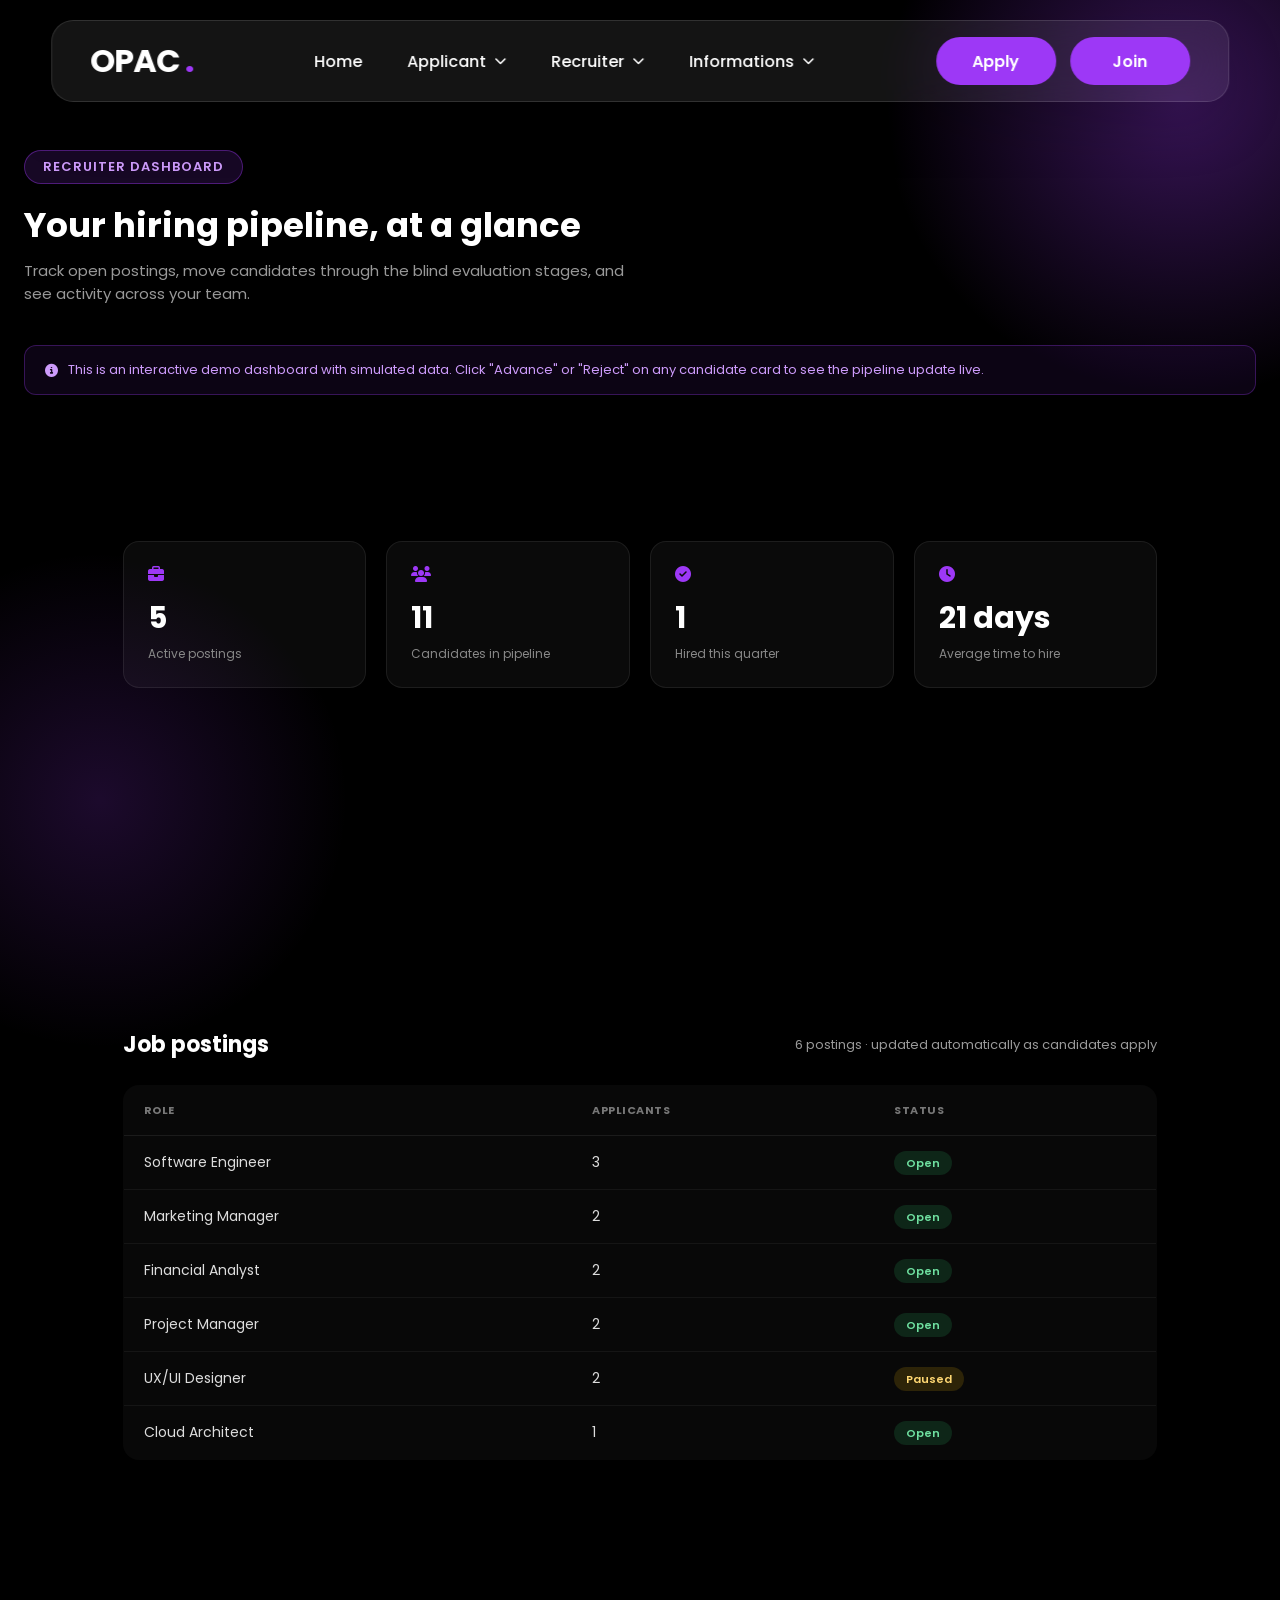
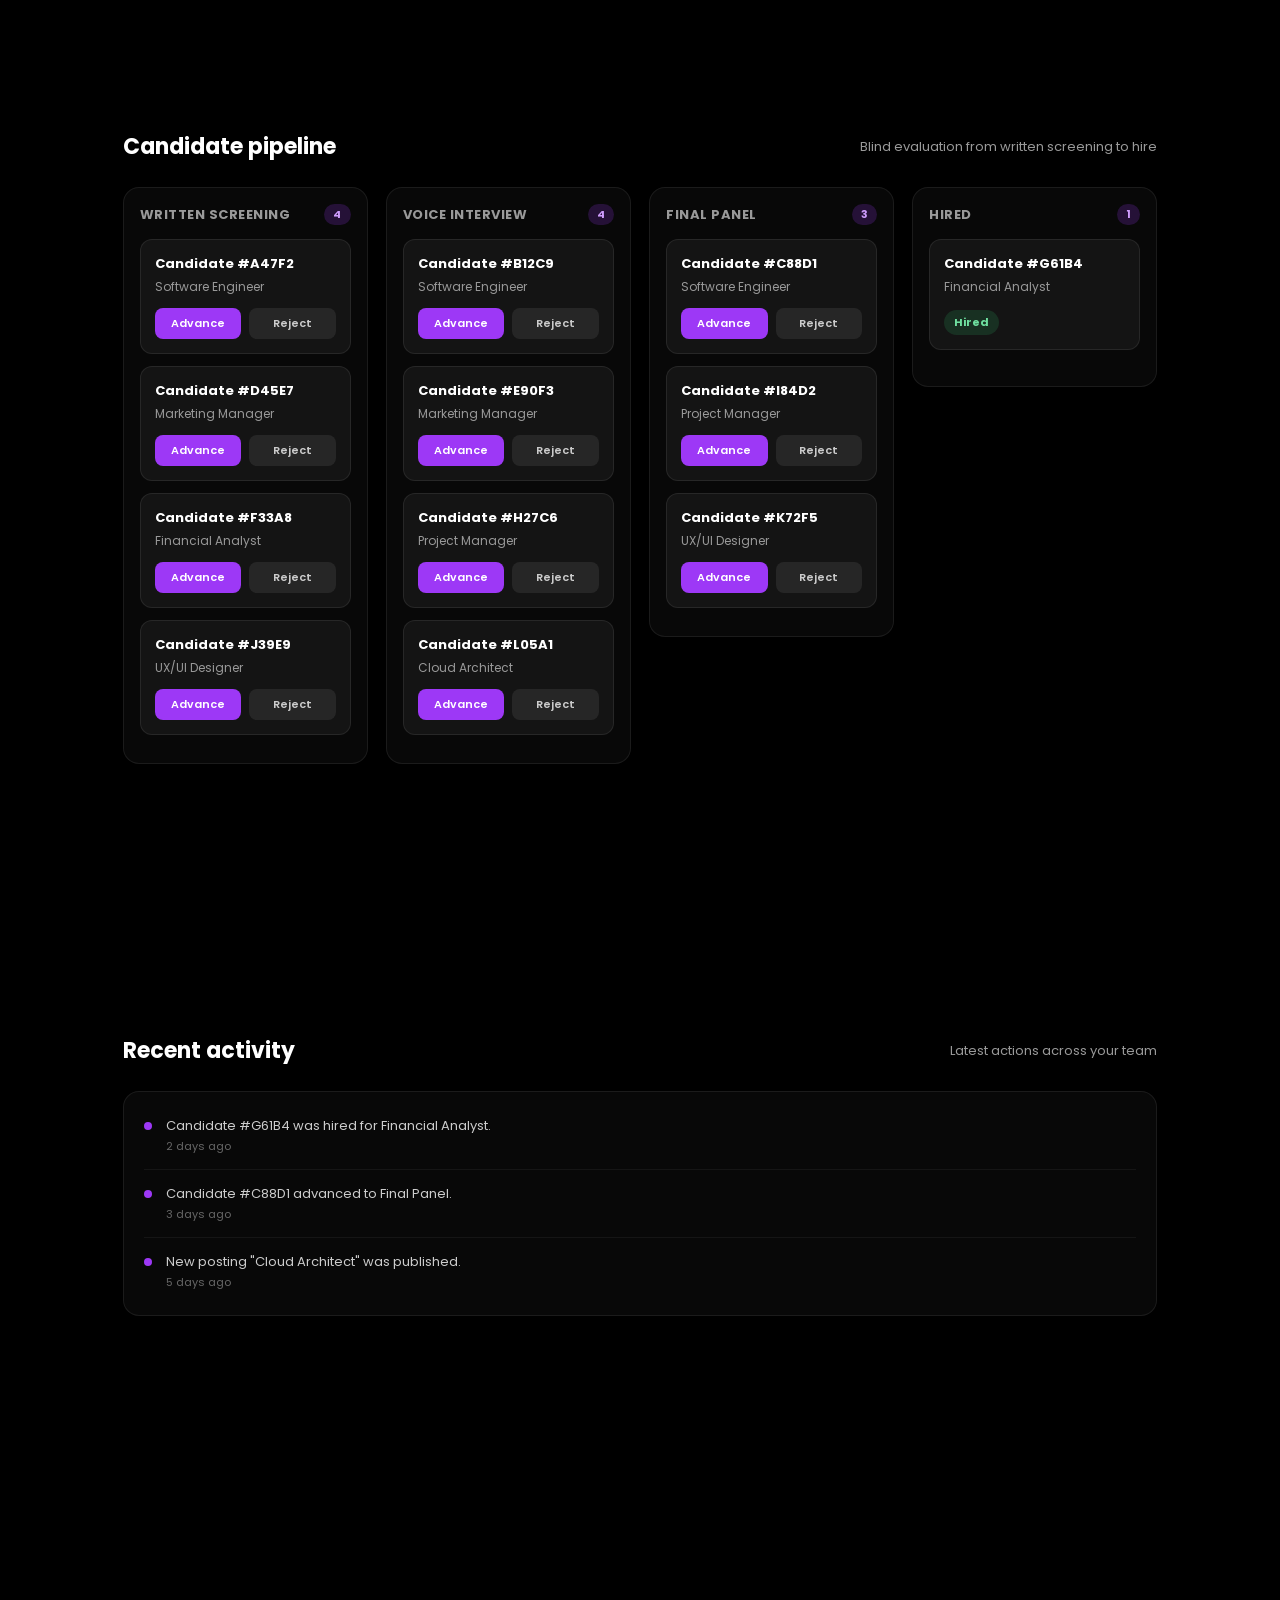
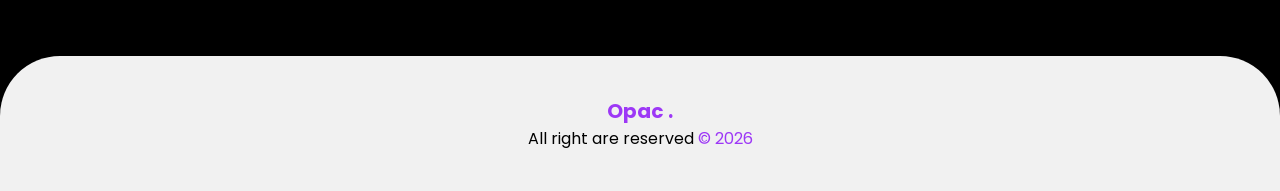
<file: recruiter/dashboard.html>
<!DOCTYPE html>
<html lang="en">

<head>

    <meta charset="UTF-8">
    <meta name="viewport" content="width=device-width, initial-scale=1.0">

    <title>Dashboard | Opac</title>

    <link rel="shortcut icon" href="../image/icon/Globe.svg">
    <link rel="stylesheet" href="../landing/landing.css">
    <link rel="stylesheet" href="dashboard.css">

    <link rel="preconnect" href="https://fonts.googleapis.com">
    <link rel="preconnect" href="https://fonts.gstatic.com" crossorigin>
    <link href="https://fonts.googleapis.com/css2?family=Poppins:wght@300;400;500;600;700&display=swap" rel="stylesheet">
    <link rel="stylesheet" href="https://cdnjs.cloudflare.com/ajax/libs/font-awesome/6.5.0/css/all.min.css">

</head>

<body>

    <header>

        <a href="../index.html" class="logo">OPAC <span class="logo-span">.</span></a>

        <nav>
            <ul class="nav-links">
                <li><a href="../index.html#home">Home</a></li>
                <li class="dropdown">
                    <a href="../index.html#applicant">Applicant <i class="fa-solid fa-chevron-down"></i></a>
                    <ul class="dropdown-menu">
                        <li><a href="../applicant/jobs.html">Jobs</a></li>
                        <li><a href="../applicant/interviews.html">Interviews</a></li>
                        <li><a href="../applicant/companies.html">Companies</a></li>
                        <li><a href="../applicant/guide.html">Guide</a></li>
                    </ul>
                </li>
                <li class="dropdown">
                    <a href="../index.html#recruiter">Recruiter <i class="fa-solid fa-chevron-down"></i></a>
                    <ul class="dropdown-menu">
                        <li><a href="recruit.html">Recruit</a></li>
                        <li><a href="pricing.html">Pricing</a></li>
                        <li><a href="dashboard.html">Dashboard</a></li>
                        <li><a href="contact.html">Contact</a></li>
                    </ul>
                </li>
                <li class="dropdown">
                    <a href="../index.html#informations">Informations <i class="fa-solid fa-chevron-down"></i></a>
                    <ul class="dropdown-menu">
                        <li><a href="../informations/about.html">About</a></li>
                        <li><a href="../informations/statistics.html">Statistics</a></li>
                        <li><a href="../informations/privacy.html">Privacy</a></li>
                        <li><a href="../informations/terms.html">Terms</a></li>
                    </ul>
                </li>
            </ul>
        </nav>

        <div class="nav-actions">
            <a href="../apply/apply.html" class="nav-btn nav-btn">Apply</a>
            <a href="../join/join.html" class="nav-btn">Join</a>
        </div>

    </header>

    <main>

        <div class="db-hero">
            <div class="badge">Recruiter dashboard</div>
            <h1>Your hiring pipeline, at a glance</h1>
            <p>Track open postings, move candidates through the blind evaluation stages, and see activity across your team.</p>
        </div>

        <div class="demo-note">
            <i class="fa-solid fa-circle-info"></i>
            This is an interactive demo dashboard with simulated data. Click "Advance" or "Reject" on any candidate card to see the pipeline update live.
        </div>

        <section class="block">
            <div class="stats-grid">

                <div class="stat-card">
                    <div class="stat-top"><i class="fa-solid fa-briefcase"></i></div>
                    <div class="stat-number" id="stat-active-postings">-</div>
                    <div class="stat-label">Active postings</div>
                </div>

                <div class="stat-card">
                    <div class="stat-top"><i class="fa-solid fa-users"></i></div>
                    <div class="stat-number" id="stat-pipeline">-</div>
                    <div class="stat-label">Candidates in pipeline</div>
                </div>

                <div class="stat-card">
                    <div class="stat-top"><i class="fa-solid fa-circle-check"></i></div>
                    <div class="stat-number" id="stat-hired">-</div>
                    <div class="stat-label">Hired this quarter</div>
                </div>

                <div class="stat-card">
                    <div class="stat-top"><i class="fa-solid fa-clock"></i></div>
                    <div class="stat-number">21 days</div>
                    <div class="stat-label">Average time to hire</div>
                </div>

            </div>
        </section>

        <section class="block">
            <div class="block-head">
                <h2>Job postings</h2>
                <p>6 postings &middot; updated automatically as candidates apply</p>
            </div>

            <table class="postings-table">
                <thead>
                    <tr>
                        <th>Role</th>
                        <th>Applicants</th>
                        <th>Status</th>
                    </tr>
                </thead>
                <tbody id="postings-body"></tbody>
            </table>
        </section>

        <section class="block">
            <div class="block-head">
                <h2>Candidate pipeline</h2>
                <p>Blind evaluation from written screening to hire</p>
            </div>

            <div class="kanban" id="kanban"></div>
        </section>

        <section class="block">
            <div class="block-head">
                <h2>Recent activity</h2>
                <p>Latest actions across your team</p>
            </div>

            <div class="activity-feed" id="activity-feed"></div>
        </section>

    </main>

    <footer>
        <div class="footer-logo">
            <p>Opac <span>.</span></p>
        </div>
        <p class="right-footer">All right are reserved <span>&copy; 2026</span></p>
    </footer>

    <script src="dashboard.js"></script>

</body>

</html>
</file>
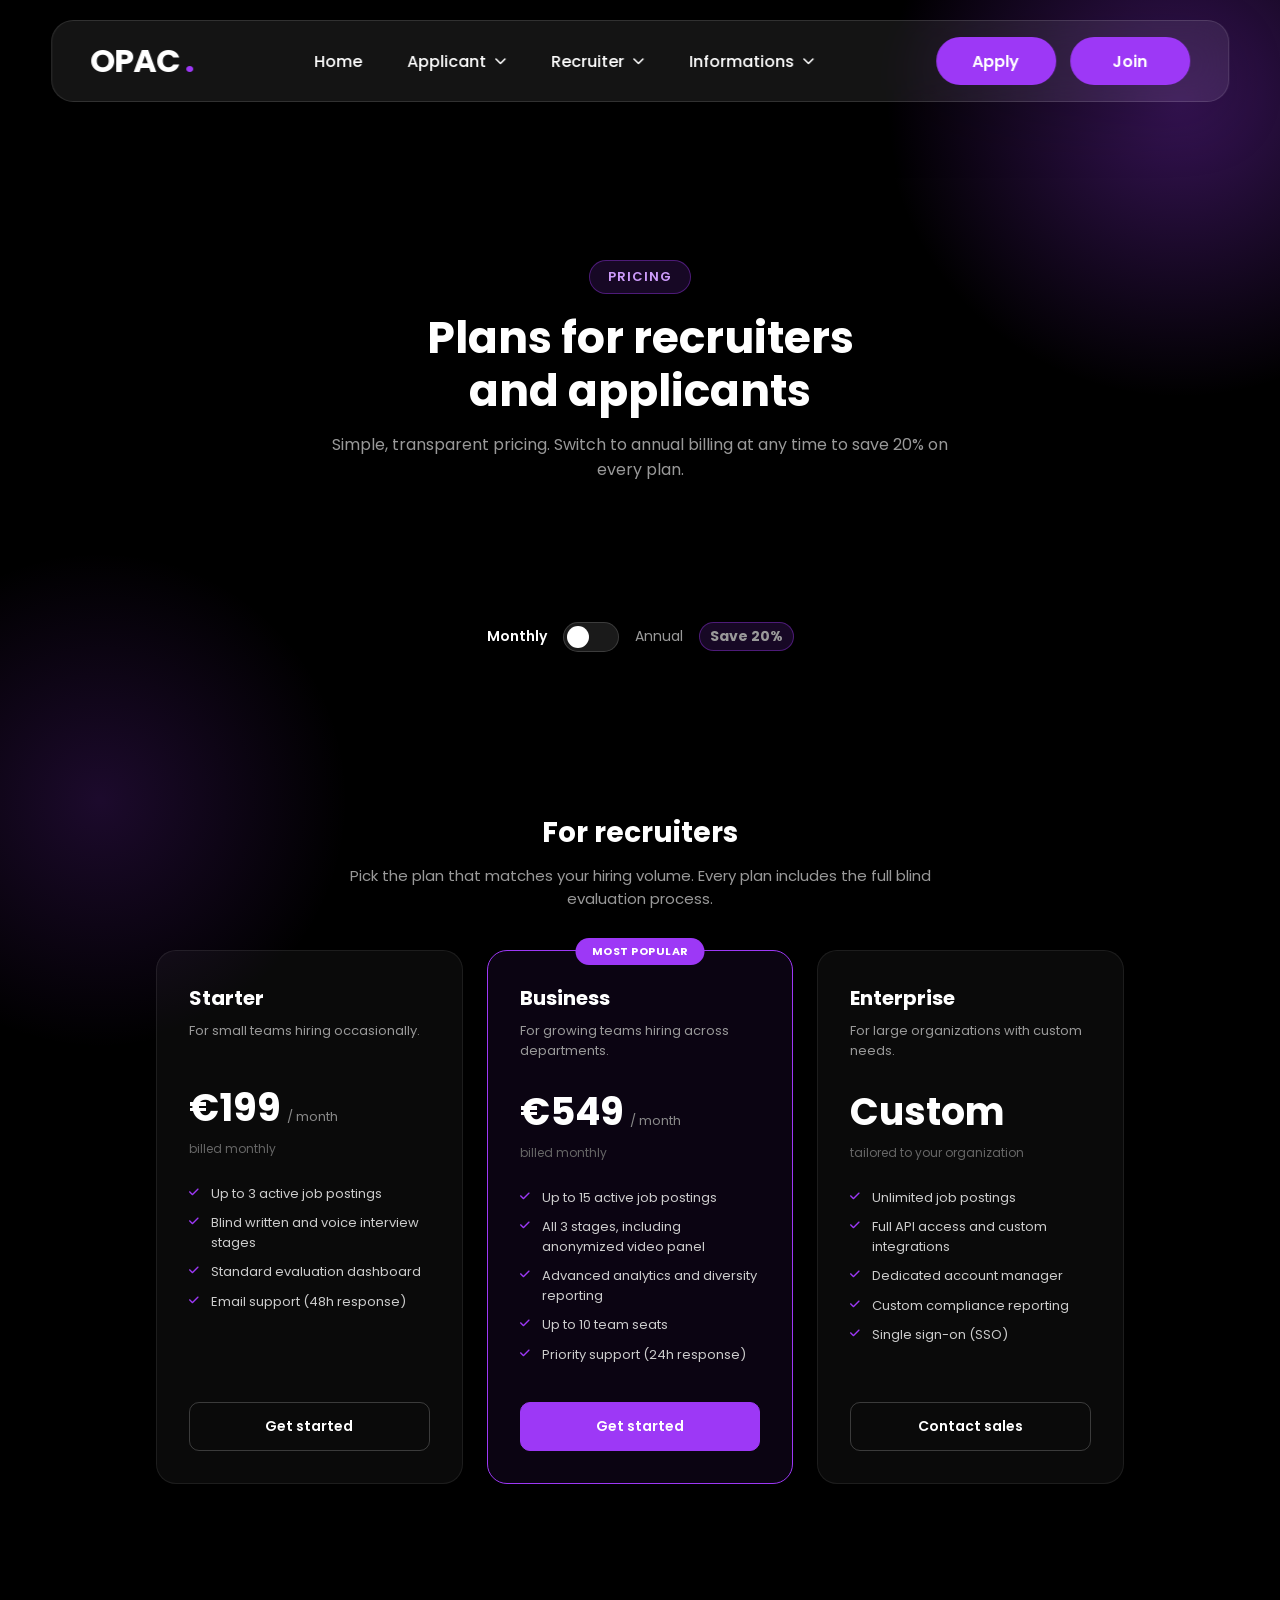
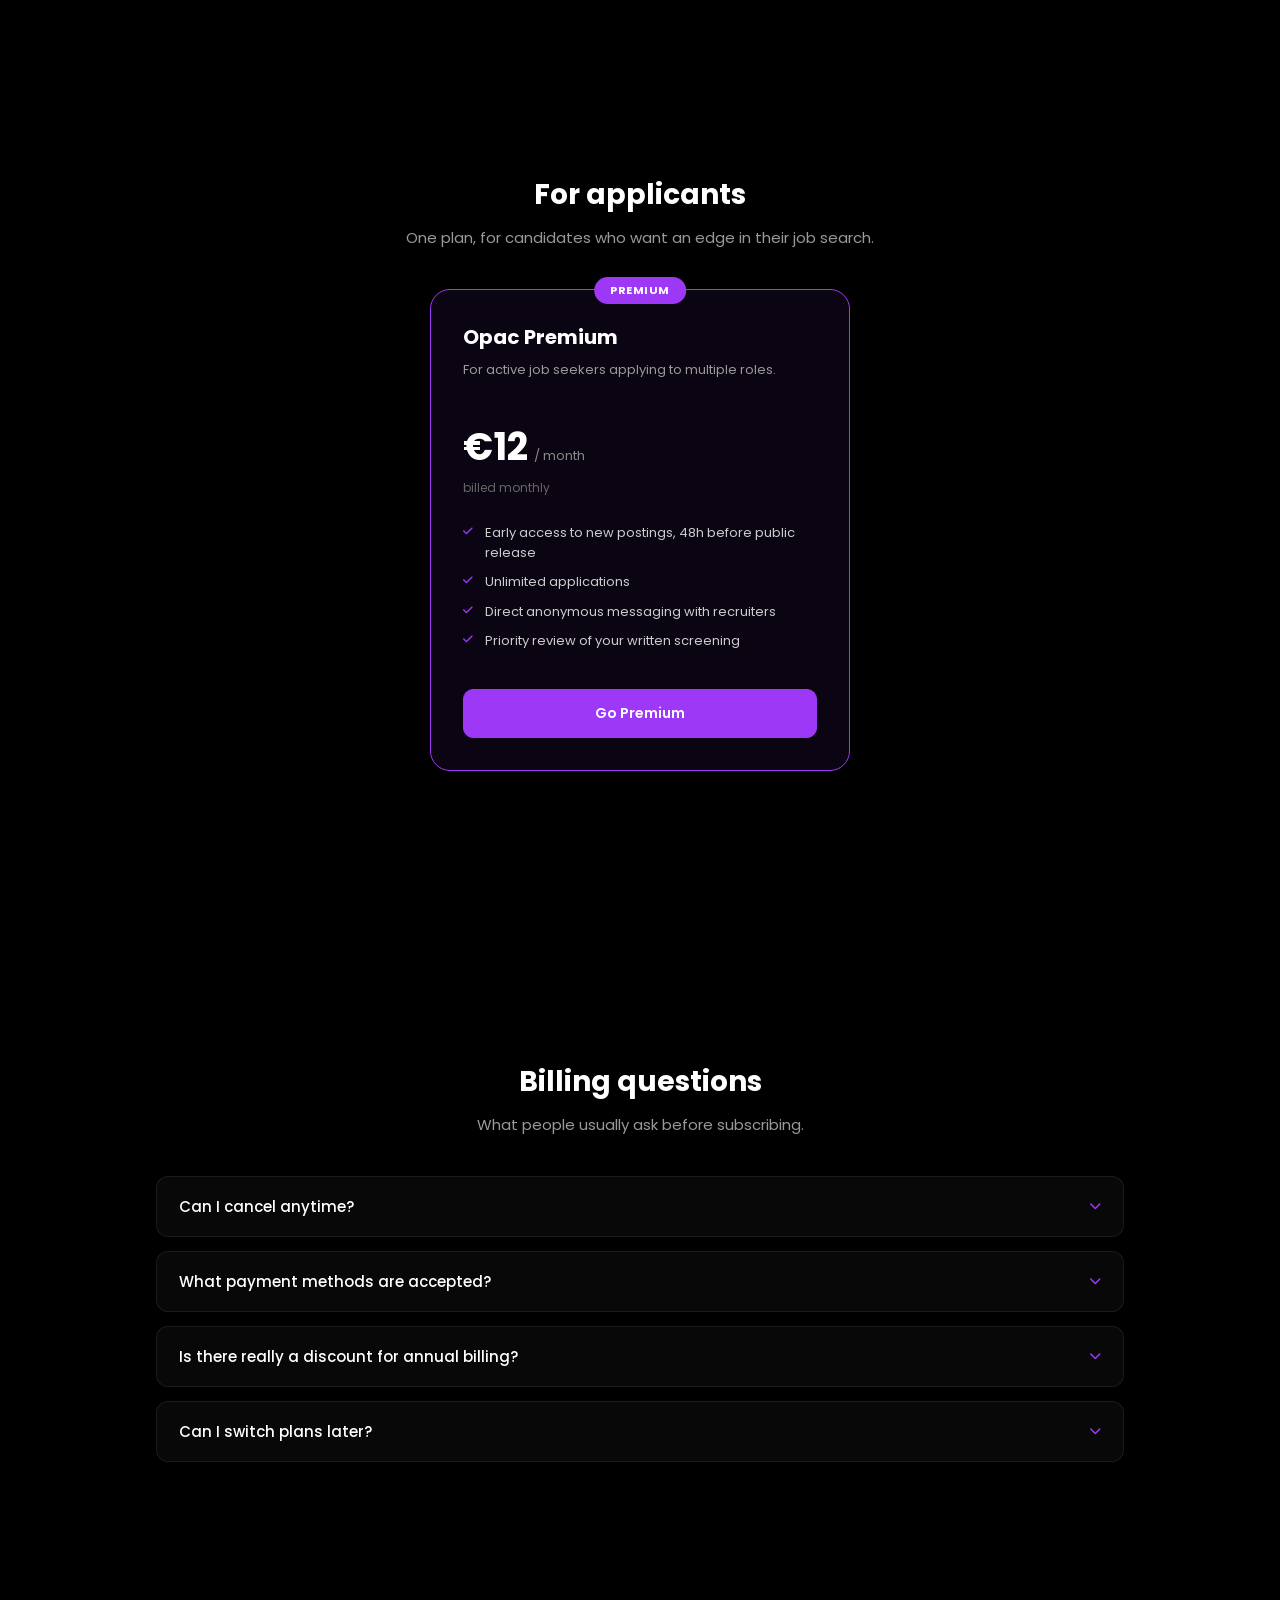
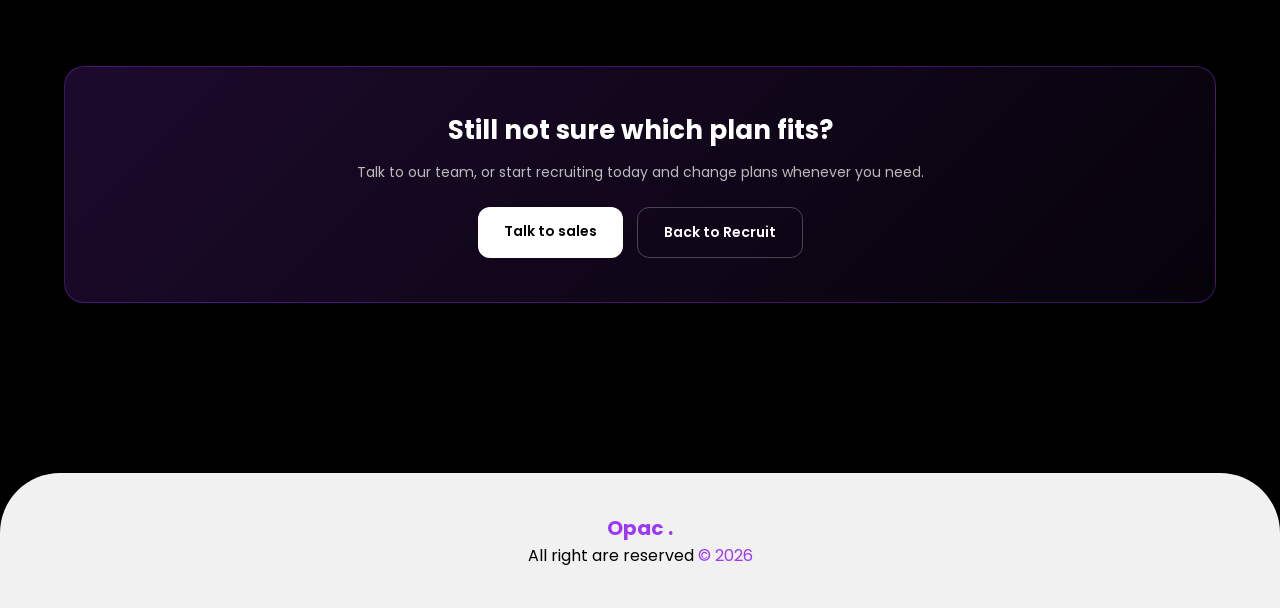
<file: recruiter/pricing.html>
<!DOCTYPE html>
<html lang="en">

<head>

    <meta charset="UTF-8">
    <meta name="viewport" content="width=device-width, initial-scale=1.0">

    <title>Pricing | Opac</title>

    <link rel="shortcut icon" href="../image/icon/Globe.svg">
    <link rel="stylesheet" href="../landing/landing.css">
    <link rel="stylesheet" href="pricing.css">

    <link rel="preconnect" href="https://fonts.googleapis.com">
    <link rel="preconnect" href="https://fonts.gstatic.com" crossorigin>
    <link href="https://fonts.googleapis.com/css2?family=Poppins:wght@300;400;500;600;700&display=swap" rel="stylesheet">
    <link rel="stylesheet" href="https://cdnjs.cloudflare.com/ajax/libs/font-awesome/6.5.0/css/all.min.css">

</head>

<body>

    <header>

        <a href="../index.html" class="logo">OPAC <span class="logo-span">.</span></a>

        <nav>
            <ul class="nav-links">
                <li><a href="../index.html#home">Home</a></li>
                <li class="dropdown">
                    <a href="../index.html#applicant">Applicant <i class="fa-solid fa-chevron-down"></i></a>
                    <ul class="dropdown-menu">
                        <li><a href="../applicant/jobs.html">Jobs</a></li>
                        <li><a href="../applicant/interviews.html">Interviews</a></li>
                        <li><a href="../applicant/companies.html">Companies</a></li>
                        <li><a href="../applicant/guide.html">Guide</a></li>
                    </ul>
                </li>
                <li class="dropdown">
                    <a href="../index.html#recruiter">Recruiter <i class="fa-solid fa-chevron-down"></i></a>
                    <ul class="dropdown-menu">
                        <li><a href="recruit.html">Recruit</a></li>
                        <li><a href="pricing.html">Pricing</a></li>
                        <li><a href="dashboard.html">Dashboard</a></li>
                        <li><a href="contact.html">Contact</a></li>
                    </ul>
                </li>
                <li class="dropdown">
                    <a href="../index.html#informations">Informations <i class="fa-solid fa-chevron-down"></i></a>
                    <ul class="dropdown-menu">
                        <li><a href="../informations/about.html">About</a></li>
                        <li><a href="../informations/statistics.html">Statistics</a></li>
                        <li><a href="../informations/privacy.html">Privacy</a></li>
                        <li><a href="../informations/terms.html">Terms</a></li>
                    </ul>
                </li>
            </ul>
        </nav>

        <div class="nav-actions">
            <a href="../apply/apply.html" class="nav-btn nav-btn">Apply</a>
            <a href="../join/join.html" class="nav-btn">Join</a>
        </div>

    </header>

    <main>

        <section class="pr-hero">
            <div class="badge">Pricing</div>
            <h1>Plans for recruiters<br>and applicants</h1>
            <p>Simple, transparent pricing. Switch to annual billing at any time to save 20% on every plan.</p>
        </section>

        <div class="billing-toggle">
            <span id="label-monthly" class="active">Monthly</span>
            <div class="toggle-track" id="billing-toggle-track">
                <div class="toggle-knob"></div>
            </div>
            <span id="label-annual">Annual</span>
            <span class="save-tag">Save 20%</span>
        </div>

        <section class="block">
            <div class="block-head">
                <h2>For recruiters</h2>
                <p>Pick the plan that matches your hiring volume. Every plan includes the full blind evaluation process.</p>
            </div>

            <div class="plans-grid">

                <div class="plan-card">
                    <h3>Starter</h3>
                    <p class="plan-desc">For small teams hiring occasionally.</p>
                    <div class="plan-price" data-monthly="199">
                        <span class="amount">&euro;199</span>
                        <span class="period">/ month</span>
                    </div>
                    <p class="plan-billed-note">billed monthly</p>
                    <ul>
                        <li>Up to 3 active job postings</li>
                        <li>Blind written and voice interview stages</li>
                        <li>Standard evaluation dashboard</li>
                        <li>Email support (48h response)</li>
                    </ul>
                    <a href="../join/join.html" class="plan-cta">Get started</a>
                </div>

                <div class="plan-card popular">
                    <span class="popular-tag">Most popular</span>
                    <h3>Business</h3>
                    <p class="plan-desc">For growing teams hiring across departments.</p>
                    <div class="plan-price" data-monthly="549">
                        <span class="amount">&euro;549</span>
                        <span class="period">/ month</span>
                    </div>
                    <p class="plan-billed-note">billed monthly</p>
                    <ul>
                        <li>Up to 15 active job postings</li>
                        <li>All 3 stages, including anonymized video panel</li>
                        <li>Advanced analytics and diversity reporting</li>
                        <li>Up to 10 team seats</li>
                        <li>Priority support (24h response)</li>
                    </ul>
                    <a href="../join/join.html" class="plan-cta">Get started</a>
                </div>

                <div class="plan-card">
                    <h3>Enterprise</h3>
                    <p class="plan-desc">For large organizations with custom needs.</p>
                    <div class="plan-price">
                        <span class="amount">Custom</span>
                    </div>
                    <p class="plan-billed-note">tailored to your organization</p>
                    <ul>
                        <li>Unlimited job postings</li>
                        <li>Full API access and custom integrations</li>
                        <li>Dedicated account manager</li>
                        <li>Custom compliance reporting</li>
                        <li>Single sign-on (SSO)</li>
                    </ul>
                    <a href="contact.html" class="plan-cta">Contact sales</a>
                </div>

            </div>
        </section>

        <section class="block">
            <div class="block-head">
                <h2>For applicants</h2>
                <p>One plan, for candidates who want an edge in their job search.</p>
            </div>

            <div class="candidate-plan-wrap">

                <div class="plan-card popular candidate-plan">
                    <span class="popular-tag">Premium</span>
                    <h3>Opac Premium</h3>
                    <p class="plan-desc">For active job seekers applying to multiple roles.</p>
                    <div class="plan-price" data-monthly="12">
                        <span class="amount">&euro;12</span>
                        <span class="period">/ month</span>
                    </div>
                    <p class="plan-billed-note">billed monthly</p>
                    <ul>
                        <li>Early access to new postings, 48h before public release</li>
                        <li>Unlimited applications</li>
                        <li>Direct anonymous messaging with recruiters</li>
                        <li>Priority review of your written screening</li>
                    </ul>
                    <a href="../join/join.html" class="plan-cta">Go Premium</a>
                </div>

            </div>
        </section>

        <section class="block">
            <div class="block-head">
                <h2>Billing questions</h2>
                <p>What people usually ask before subscribing.</p>
            </div>

            <div class="accordion">

                <div class="accordion-item">
                    <div class="accordion-question">
                        Can I cancel anytime?
                        <i class="fa-solid fa-chevron-down"></i>
                    </div>
                    <div class="accordion-answer">
                        <p>Yes. Monthly and annual plans can be cancelled at any time from your dashboard. Annual plans simply stop renewing at the end of the current billing period.</p>
                    </div>
                </div>

                <div class="accordion-item">
                    <div class="accordion-question">
                        What payment methods are accepted?
                        <i class="fa-solid fa-chevron-down"></i>
                    </div>
                    <div class="accordion-answer">
                        <p>Major credit cards for individual candidates, plus SEPA direct debit for companies billed in euros.</p>
                    </div>
                </div>

                <div class="accordion-item">
                    <div class="accordion-question">
                        Is there really a discount for annual billing?
                        <i class="fa-solid fa-chevron-down"></i>
                    </div>
                    <div class="accordion-answer">
                        <p>Yes, every recruiter and candidate plan includes a 20% discount when billed annually instead of monthly.</p>
                    </div>
                </div>

                <div class="accordion-item">
                    <div class="accordion-question">
                        Can I switch plans later?
                        <i class="fa-solid fa-chevron-down"></i>
                    </div>
                    <div class="accordion-answer">
                        <p>Yes. You can upgrade or downgrade at any time, and the change takes effect at the start of your next billing cycle.</p>
                    </div>
                </div>

            </div>
        </section>

        <section class="cta-banner">
            <h2>Still not sure which plan fits?</h2>
            <p>Talk to our team, or start recruiting today and change plans whenever you need.</p>
            <div class="cta-buttons">
                <a href="contact.html" class="primary">Talk to sales</a>
                <a href="recruit.html" class="secondary">Back to Recruit</a>
            </div>
        </section>

    </main>

    <footer>
        <div class="footer-logo">
            <p>Opac <span>.</span></p>
        </div>
        <p class="right-footer">All right are reserved <span>&copy; 2026</span></p>
    </footer>

    <script src="pricing.js"></script>

</body>

</html>
</file>
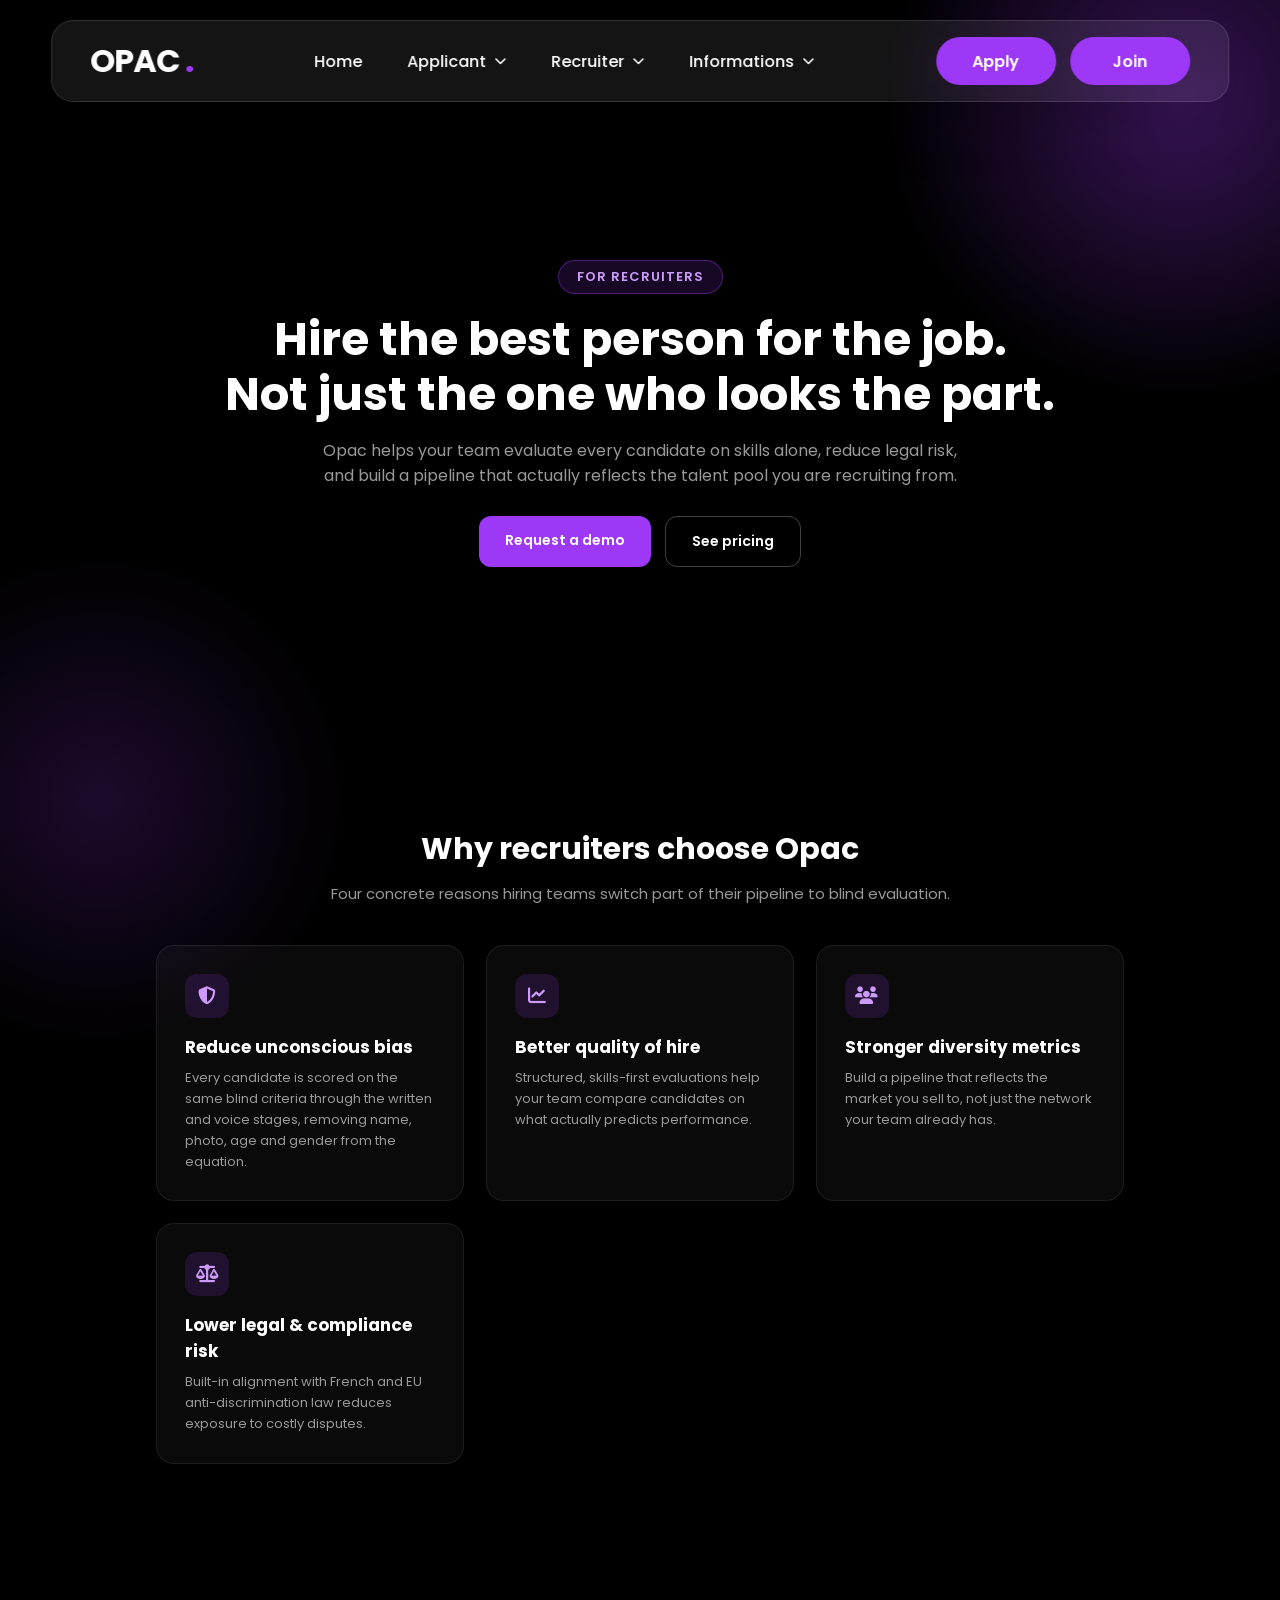
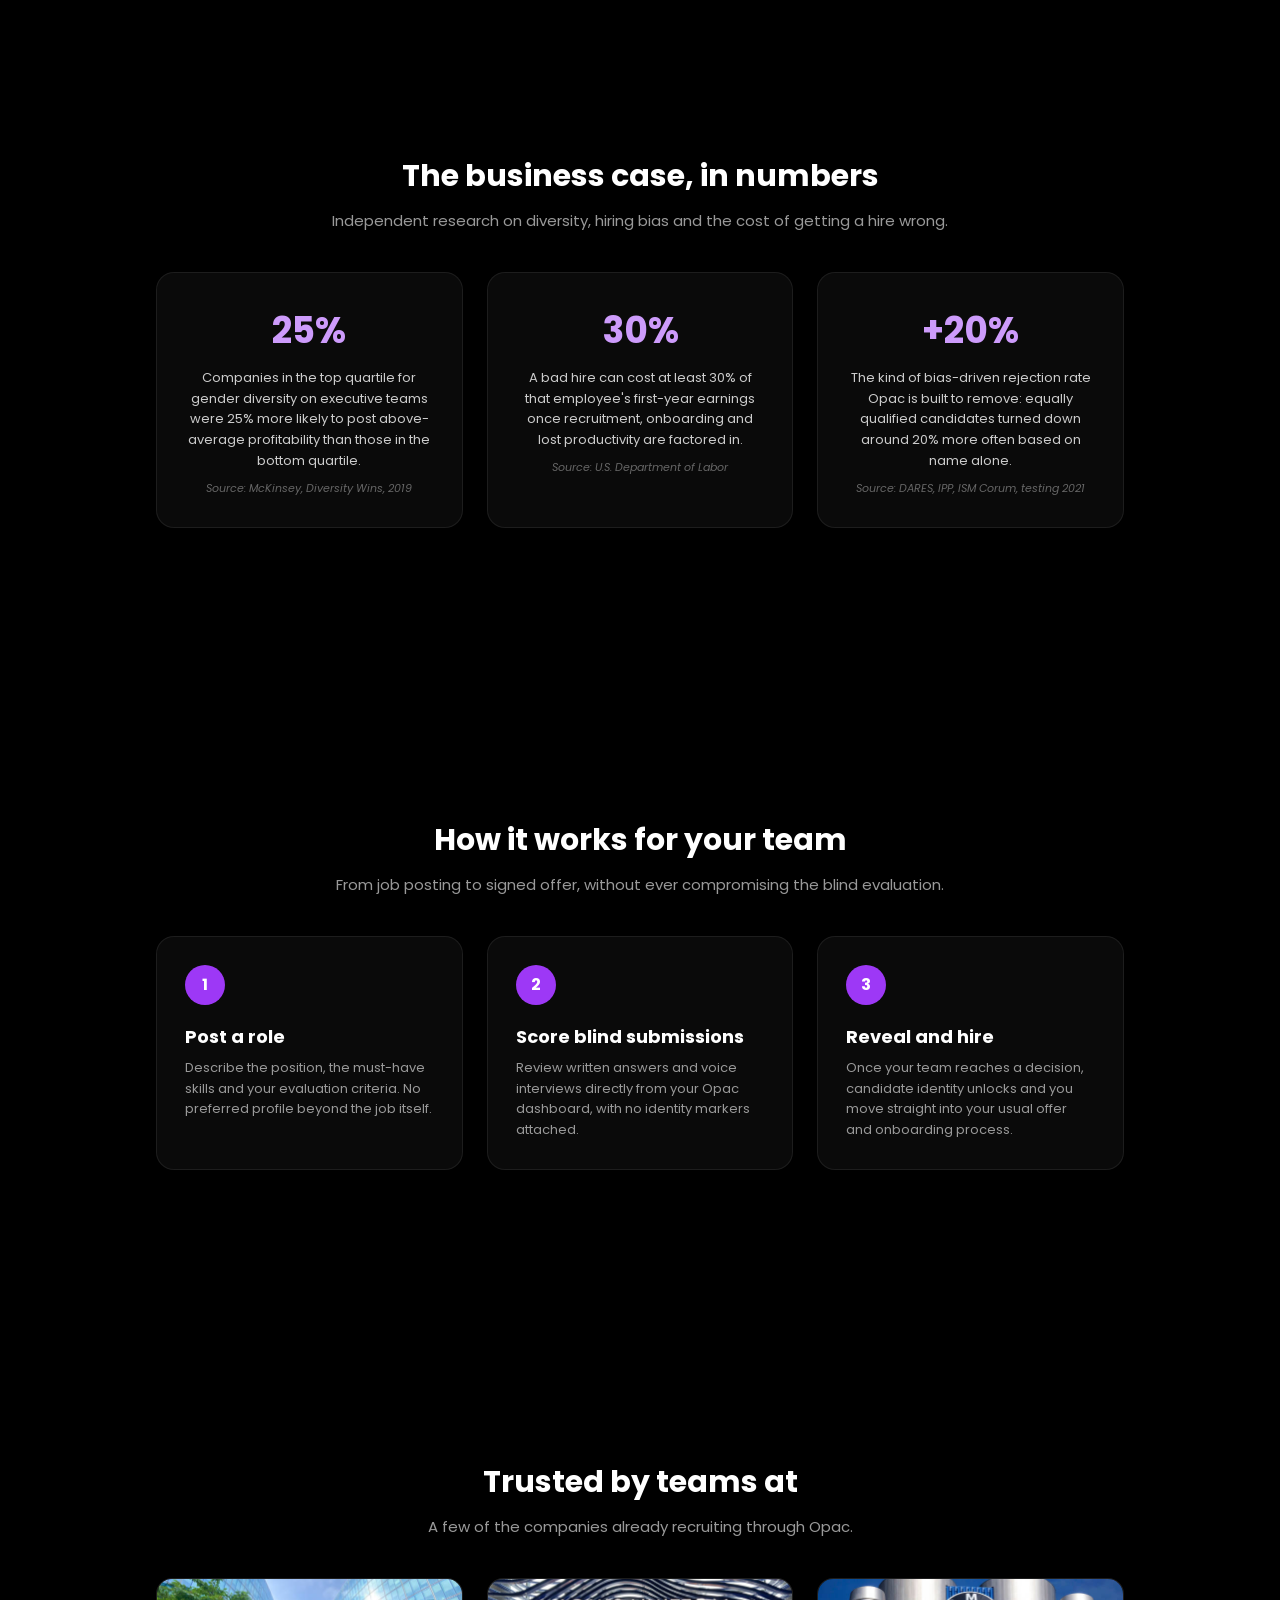
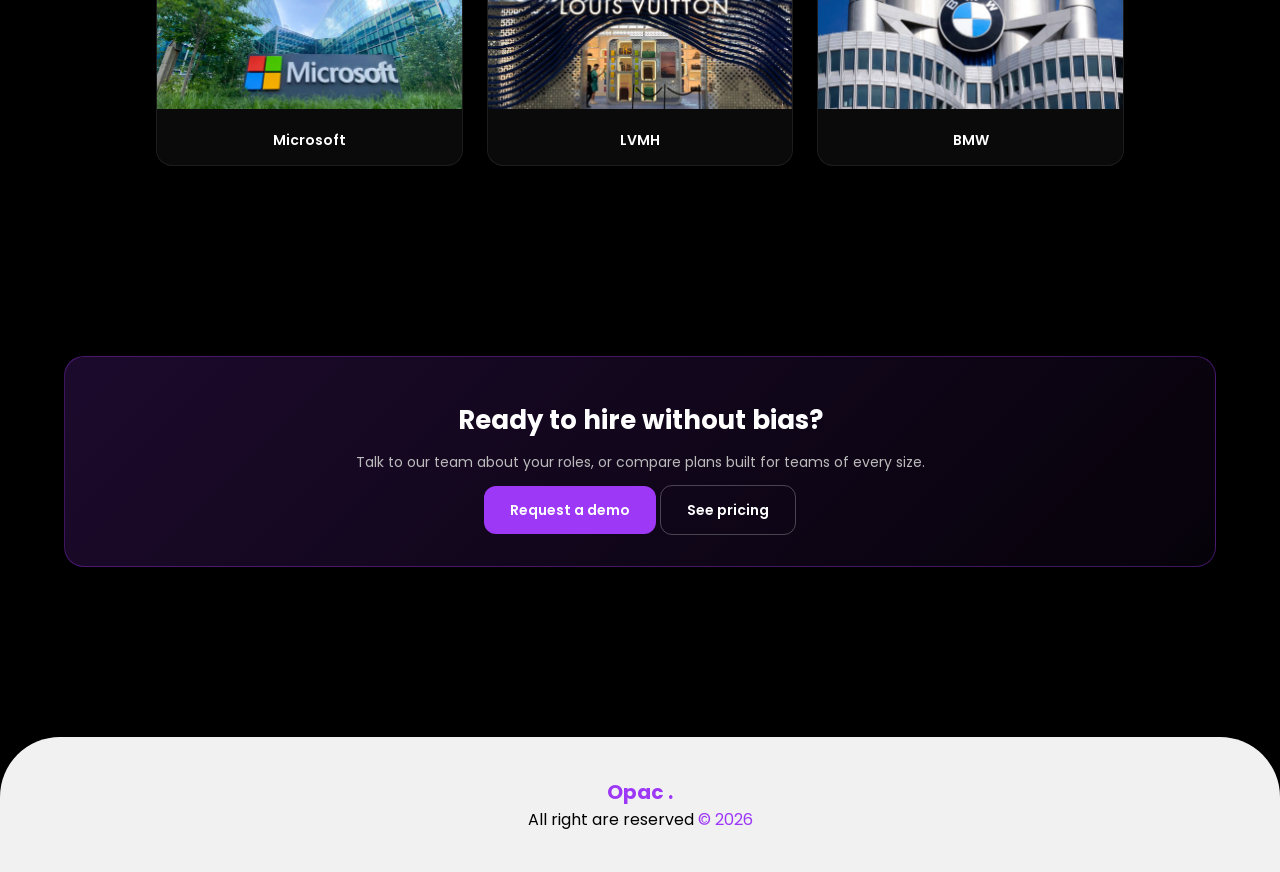
<file: recruiter/recruit.html>
<!DOCTYPE html>
<html lang="en">

<head>

    <meta charset="UTF-8">
    <meta name="viewport" content="width=device-width, initial-scale=1.0">

    <title>Recruit | Opac</title>

    <link rel="shortcut icon" href="../image/icon/Globe.svg">
    <link rel="stylesheet" href="../landing/landing.css">
    <link rel="stylesheet" href="recruit.css">

    <link rel="preconnect" href="https://fonts.googleapis.com">
    <link rel="preconnect" href="https://fonts.gstatic.com" crossorigin>
    <link href="https://fonts.googleapis.com/css2?family=Poppins:wght@300;400;500;600;700&display=swap" rel="stylesheet">
    <link rel="stylesheet" href="https://cdnjs.cloudflare.com/ajax/libs/font-awesome/6.5.0/css/all.min.css">

</head>

<body>

    <header>

        <a href="../index.html" class="logo">OPAC <span class="logo-span">.</span></a>

        <nav>
            <ul class="nav-links">
                <li><a href="../index.html#home">Home</a></li>
                <li class="dropdown">
                    <a href="../index.html#applicant">Applicant <i class="fa-solid fa-chevron-down"></i></a>
                    <ul class="dropdown-menu">
                        <li><a href="../applicant/jobs.html">Jobs</a></li>
                        <li><a href="../applicant/interviews.html">Interviews</a></li>
                        <li><a href="../applicant/companies.html">Companies</a></li>
                        <li><a href="../applicant/guide.html">Guide</a></li>
                    </ul>
                </li>
                <li class="dropdown">
                    <a href="../index.html#recruiter">Recruiter <i class="fa-solid fa-chevron-down"></i></a>
                    <ul class="dropdown-menu">
                        <li><a href="recruit.html">Recruit</a></li>
                        <li><a href="pricing.html">Pricing</a></li>
                        <li><a href="dashboard.html">Dashboard</a></li>
                        <li><a href="contact.html">Contact</a></li>
                    </ul>
                </li>
                <li class="dropdown">
                    <a href="../index.html#informations">Informations <i class="fa-solid fa-chevron-down"></i></a>
                    <ul class="dropdown-menu">
                        <li><a href="../informations/about.html">About</a></li>
                        <li><a href="../informations/statistics.html">Statistics</a></li>
                        <li><a href="../informations/privacy.html">Privacy</a></li>
                        <li><a href="../informations/terms.html">Terms</a></li>
                    </ul>
                </li>
            </ul>
        </nav>

        <div class="nav-actions">
            <a href="../apply/apply.html" class="nav-btn nav-btn">Apply</a>
            <a href="../join/join.html" class="nav-btn">Join</a>
        </div>

    </header>

    <main>

        <section class="rc-hero">
            <div class="badge">For recruiters</div>
            <h1>Hire the best person for the job.<br>Not just the one who looks the part.</h1>
            <p>Opac helps your team evaluate every candidate on skills alone, reduce legal risk, and build a pipeline that actually reflects the talent pool you are recruiting from.</p>
            <div class="cta-buttons">
                <a href="contact.html" class="primary">Request a demo</a>
                <a href="pricing.html" class="secondary">See pricing</a>
            </div>
        </section>

        <section class="block">
            <div class="block-head">
                <h2>Why recruiters choose Opac</h2>
                <p>Four concrete reasons hiring teams switch part of their pipeline to blind evaluation.</p>
            </div>

            <div class="value-grid">

                <div class="value-card">
                    <i class="fa-solid fa-shield-halved"></i>
                    <h3>Reduce unconscious bias</h3>
                    <p>Every candidate is scored on the same blind criteria through the written and voice stages, removing name, photo, age and gender from the equation.</p>
                </div>

                <div class="value-card">
                    <i class="fa-solid fa-chart-line"></i>
                    <h3>Better quality of hire</h3>
                    <p>Structured, skills-first evaluations help your team compare candidates on what actually predicts performance.</p>
                </div>

                <div class="value-card">
                    <i class="fa-solid fa-users"></i>
                    <h3>Stronger diversity metrics</h3>
                    <p>Build a pipeline that reflects the market you sell to, not just the network your team already has.</p>
                </div>

                <div class="value-card">
                    <i class="fa-solid fa-scale-balanced"></i>
                    <h3>Lower legal &amp; compliance risk</h3>
                    <p>Built-in alignment with French and EU anti-discrimination law reduces exposure to costly disputes.</p>
                </div>

            </div>
        </section>

        <section class="block">
            <div class="block-head">
                <h2>The business case, in numbers</h2>
                <p>Independent research on diversity, hiring bias and the cost of getting a hire wrong.</p>
            </div>

            <div class="stat-strip">

                <div class="stat-block">
                    <div class="stat-number">25%</div>
                    <p class="stat-desc">Companies in the top quartile for gender diversity on executive teams were 25% more likely to post above-average profitability than those in the bottom quartile.</p>
                    <p class="stat-source">Source: McKinsey, Diversity Wins, 2019</p>
                </div>

                <div class="stat-block">
                    <div class="stat-number">30%</div>
                    <p class="stat-desc">A bad hire can cost at least 30% of that employee's first-year earnings once recruitment, onboarding and lost productivity are factored in.</p>
                    <p class="stat-source">Source: U.S. Department of Labor</p>
                </div>

                <div class="stat-block">
                    <div class="stat-number">+20%</div>
                    <p class="stat-desc">The kind of bias-driven rejection rate Opac is built to remove: equally qualified candidates turned down around 20% more often based on name alone.</p>
                    <p class="stat-source">Source: DARES, IPP, ISM Corum, testing 2021</p>
                </div>

            </div>
        </section>

        <section class="block">
            <div class="block-head">
                <h2>How it works for your team</h2>
                <p>From job posting to signed offer, without ever compromising the blind evaluation.</p>
            </div>

            <div class="process-steps">

                <div class="process-step">
                    <div class="step-number">1</div>
                    <h3>Post a role</h3>
                    <p>Describe the position, the must-have skills and your evaluation criteria. No preferred profile beyond the job itself.</p>
                </div>

                <div class="process-step">
                    <div class="step-number">2</div>
                    <h3>Score blind submissions</h3>
                    <p>Review written answers and voice interviews directly from your Opac dashboard, with no identity markers attached.</p>
                </div>

                <div class="process-step">
                    <div class="step-number">3</div>
                    <h3>Reveal and hire</h3>
                    <p>Once your team reaches a decision, candidate identity unlocks and you move straight into your usual offer and onboarding process.</p>
                </div>

            </div>
        </section>

        <section class="block">
            <div class="block-head">
                <h2>Trusted by teams at</h2>
                <p>A few of the companies already recruiting through Opac.</p>
            </div>

            <div class="trust-grid">

                <div class="trust-card">
                    <img src="../image/recruiter/Microsoft.jpg" alt="Microsoft">
                    <p>Microsoft</p>
                </div>

                <div class="trust-card">
                    <img src="../image/recruiter/LVMH.jpg" alt="LVMH">
                    <p>LVMH</p>
                </div>

                <div class="trust-card">
                    <img src="../image/recruiter/BMW.jpg" alt="BMW">
                    <p>BMW</p>
                </div>

            </div>
        </section>

        <section class="cta-banner">
            <h2>Ready to hire without bias?</h2>
            <p>Talk to our team about your roles, or compare plans built for teams of every size.</p>
            <div class="cta-buttons">
                <a href="contact.html" class="primary">Request a demo</a>
                <a href="pricing.html" class="secondary">See pricing</a>
            </div>
        </section>

    </main>

    <footer>
        <div class="footer-logo">
            <p>Opac <span>.</span></p>
        </div>
        <p class="right-footer">All right are reserved <span>&copy; 2026</span></p>
    </footer>

    <script src="recruit.js"></script>

</body>

</html>
</file>
<file: landing/landing.css>
@import url('https://fonts.googleapis.com/css2?family=Poppins:ital,wght@0,100;0,200;0,300;0,400;0,500;0,600;0,700;0,800;0,900;1,100;1,200;1,300;1,400;1,500;1,600;1,700;1,800;1,900&display=swap');

:root {
    --primary-color: #9d38f6;
    --secondary-color: #f1f1f1;

    --text-color: #999;
    --primary-title-color: #000;
    --secondary-title-color: #fff;

    --primary-background-color: #fff;
    --secondary-background-color: #000;

    --font-family: "Poppins", serif;
}

* {
    margin: 0;
    padding: 0;
    box-sizing: border-box;
    font-family: "Poppins", serif;
    scroll-behavior: smooth;
}

body {
    background-color: var(--secondary-background-color);
}

header{

    position: fixed !important;
    top: 20px !important;
    left: 50% !important;
    transform: translateX(-50%) !important;
    z-index: 999999 !important;

    width:92%;
    max-width:1450px;

    height:82px;

    padding:0 38px;

    display:flex;
    justify-content:space-between;
    align-items:center;

    background:rgba(255,255,255,.08);

    backdrop-filter:blur(18px);

    border:1px solid rgba(255,255,255,.12);

    border-radius:22px;

    box-shadow:0 20px 60px rgba(0,0,0,.15);

    transition:.35s;
}

.logo{

    color:#fff;

    text-decoration:none;

    font-size:32px;

    font-weight:700;

    letter-spacing:-1px;

}

.logo-span{

    color:#9d38f6;

}

.nav-links{

    display:flex;

    align-items:center;

    gap:45px;

    list-style:none;

}

.nav-links>li>a{

    display:flex;

    align-items:center;

    gap:8px;

    color:white;

    text-decoration:none;

    font-size:16px;

    font-weight:500;

    padding:10px 0;

    transition:.25s;

}

.nav-links>li>a:hover{

    color:#9d38f6;

}

.fa-chevron-down{

    font-size:12px;

    transition:.3s;

}

.dropdown:hover .fa-chevron-down{

    transform:rotate(180deg);

}

.dropdown{

    position:relative;

}

.dropdown-menu{

    position:absolute;

    top:calc(100% + 18px);

    left:50%;

    transform:translateX(-50%) translateY(20px);

    width:240px;

    background:white;

    border-radius:18px;

    padding:14px;

    list-style:none;

    opacity:0;

    visibility:hidden;

    transition:.28s ease;

    box-shadow:
        0 20px 50px rgba(0,0,0,.18);

}

.dropdown-menu::before{

    content:"";

    position:absolute;

    top:-7px;

    left:50%;

    transform:translateX(-50%) rotate(45deg);

    width:14px;

    height:14px;

    background:white;

}

.dropdown:hover .dropdown-menu{

    opacity:1;

    visibility:visible;

    transform:translateX(-50%) translateY(0);

}

.dropdown-menu li{

    width:100%;

}

.dropdown-menu a{

    display:block;

    text-decoration:none;

    color:#222;

    padding:14px 18px;

    border-radius:12px;

    transition:.25s;

    font-weight:500;

}

.dropdown-menu a:hover{

    background:#9d38f6;

    color:white;

}

.nav-btn{

    text-decoration:none;

    color:white;

    background:#9d38f6;

    padding:14px 30px;

    border-radius:14px;

    font-weight:600;

    transition:.3s;

}

.nav-actions{
    display:flex;
    align-items:center;
    gap:14px;
}

.nav-btn{
    display:flex;
    align-items:center;
    justify-content:center;
    min-width:120px;
    height:48px;
    padding:0 24px;
    border-radius:999px;
    text-decoration:none;
    font-weight:600;
    transition:.3s;
}

.nav-btn-secondary{
    background:transparent;
    border:1px solid rgba(255,255,255,.25);
    color:#fff;
}

.nav-btn-secondary:hover{
    background:rgba(255,255,255,.08);
}

.nav-btn:not(.nav-btn-secondary):hover{
    transform:translateY(-2px);
}

.nav-btn:hover{

    transform:translateY(-3px);

    box-shadow:0 15px 35px rgba(157,56,246,.45);

}

.btn {
    color: #000;
    background-color: var(--primary-color);
    border: 2px solid var(--primary-color);
    padding: 15px 30px;
    border-radius: 20px;
    font-weight: bold;
    cursor: pointer;
    box-shadow: 5px 5px 30px rgba(0, 0, 0, 0.1);
    transition: .5s;
}

.btn:hover {
    background-color: #f1f1f1;
    transform: rotate(5deg);
}

.btn i {
    margin-right: 5px;
}

section {
    padding:100px 8%;
}

.home-section {
    display: flex;
    justify-content: center;
    width: 100%;
    min-height:100vh;
    padding-top:180px;
}

.home-section .left {
    position: relative;
    height: 500px;
    width: 600px;
}

.home-section .left img {
    position: absolute;
    object-fit: cover;
    border: 8px solid #fff;
    box-shadow: 5px 5px 30px rgba(0, 0, 0, 0.1);
    border-radius: 2rem;
}

.home-section .left-image-1 {
    width: 450px;
    height: 500px;
    transition: .5s;
}

.home-section .left-image-1:hover {
    transform: scale(1.1) rotate(10deg)
}

.home-section .left-image-2 {
    width: 350px;
    height: 350px;
    top: 150px;
    left: 250px;
    transition: .5s;
}

.home-section .left-image-2:hover {
    transform: scale(1.1) rotate(-10deg)
}

.right {
    margin-left: 100px;
    width: 30%;
    display: flex;
    flex-direction: column;
    align-items: center;
    justify-content: center;
}

.typewritter{
    display:inline-block;
    width:fit-content;
    overflow:hidden;
    white-space:nowrap;
    border-right:3px solid #9d38f6;

    animation:
        typing 2s steps(16,end) infinite alternate,
        blink .8s step-end infinite;
}

.right .text-right {
    color: var(--primary-color);
    font-weight: bold;
}

.right h1 {
    margin: 20px 0px;
    font-size: 35px;
    font-weight: bold;
    line-height: 50px;
    color: var(--secondary-title-color);
}

.right p {
    margin-bottom: 25px;
    color: var(--text-color);
    width: 70%;
    font-size: 14px;
}

.see-video {
    border: 0;
    display: flex;
    background-color: transparent;
    align-items: center;
    cursor: pointer;
}

.buttons {
    display: flex;
    align-items: center;
}

.see-video span {
    margin-left: 25px;
    font-weight: bold;
    color: var(--secondary-title-color);
}

.video-bg {
    margin-left: 20px;
    background: url(/image/home/Story.jpg);
    height: 50px;
    width: 50px;
    background-position: center;
    background-size: cover;
    border-radius: 50%;
    position: relative;
    box-shadow: rgba(0, 0, 0, 0.1);
}

.play-btn {
    display: flex;
    justify-content: center;
    align-items: center;
    position: absolute;
    height: 30px;
    width: 30px;
    background-color: var(--secondary-title-color);
    border-radius: 50%;
    box-shadow: rgba(0, 0, 0, 0.1);
    right: -20px;
    transform: translate(-20%, 50%);
}

.play-btn {
    color: #CF0C11;
}

.desc-button {
    display: flex;
    justify-content: space-between;
    margin: 30px 0px;
}

.desc-button .buttons button {
    background-color: var(--primary-color);
    border: 0;
    cursor: pointer;
    border: 2px solid var(--primary-color);
    height: 50px;
    width: 50px;
    border-radius: 50%;
    transition: .5s;
    display: flex;
    justify-content: center;
    align-items: center;
    color: var(--secondary-title-color);
}

.desc-button .buttons button:hover {
    background-color: var(--secondary-color);
    transform: rotate(-10deg);
}

.second {
    margin-left: 20px;
}

.desc-button .buttons button i {
    font-size: 25px;
}

.destinations {
    margin-top: 100px;
}

.destinations h1 {
    color: var(--secondary-title-color);
}

.destinations .small-desc {
    color: var(--text-color);
    width: 60%;
    font-size: 14px;
}

.destinations .gallery .image{
    width:100%;
    height:350px;

    border-radius:1rem;
    overflow:hidden;
    position:relative;

    cursor:pointer;

    background:var(--primary-background-color);

    box-shadow:5px 5px 30px rgba(0,0,0,.1);

    transition:.5s;
}
.destinations .gallery .image h1 {
    color: var(--primary-title-color);
}

.destinations .gallery .image img {
    object-fit: cover;
    height: 100%;
    width: 100%;
    border-radius: 1rem;
    transition: .5s;
}

.gallery{

    overflow:hidden;

    width:100%;

}

.gallery-track{

    display:flex;

    transition:transform .8s ease-in-out;

    will-change:transform;

}

.gallery-page{
    min-width:100%;
    display:grid;
    grid-template-columns:repeat(4,minmax(0,1fr));
    gap:25px;
    align-items:stretch;
}

.gallery-page .image{
    width:100%;
    min-width:0;
}

.gallery-track{
    display:flex;
    transition:transform .8s ease-in-out;
    will-change:transform;
}

.gallery-track .image{
    flex:none;
}

.destinations .gallery .description {
    transform: translateY(350px);
    background-color: #FFF;
    padding: 20px;
    text-align: center;
    transition: .5s;
}

.destinations .gallery .image .description {
    transition: 1s;
}

.destinations .gallery .description h1 {
    font-size: 20px;
    margin-bottom: 10px;
}

.destinations .gallery .description p {
    font-size: 14x;
    color: #999;
}

.destinations .gallery .image:hover .description {
    transform: translateY(-120px);
}

.destinations .gallery .image:hover img {
    transform: translateY(-120px);
}

.destinations .gallery .image {

    text-decoration:none;

    color:inherit;

    display:block;

    cursor:pointer;

}

.destinations .gallery .image:active {

    transform:scale(.97);

}

.best-trip {
    display: flex;
    flex-direction: column;
    justify-content: center;
    align-items: center;
}

.best-trip h1 {
    color: var(--secondary-title-color);
}

.box-list {
    width: 80%;
    display: flex;
    justify-content: space-between;
}

.box-list .box {
    width: 32.33%;
    height: 400px;
    position: relative;
    border-radius: 1rem;
    overflow: hidden;
    box-shadow: 5px 5px 30px rgba(0, 0, 0, 0.1);
}

.box-list .box img {
    height: 100%;
    width: 100%;
    object-fit: cover;
    transition: .5s;
}

.box-list .box:hover img {
    transform: scale(2) rotate(10deg);
}

.box-list .box:nth-child(2):hover img {
    transform: scale(2);
}

.box-list .box:nth-child(3):hover img {
    transform: scale(2) rotate(-10deg);
}

.box-list .box .description {
    position: absolute;
    bottom: 0;
    background-color: var(--primary-background-color);
    padding: 20px;
    width: 100%;
    transition: .5s;
}

.box-list .box .description h2 {
    font-size: 16px;
    font-weight: 500;
}

.rating {
    color: #dca930;
    margin-top: 5px;
    font-weight: bold;
}

.box-list .box .description .button-description {
    display: flex;
    justify-content: space-between;
    align-items: center;
}

.box-list .box .description .button-description span {
    font-size: 15px;
}

.box-list .box .description .button-description button {
    padding: 10px 20px;
    background-color: transparent;
    border: 1px solid var(--primary-color);
    color: var(--primary-color);
    border-radius: 20px;
    cursor: pointer;
    transition: .5s;
}

.box-list .box .description .button-description button:hover {
    background-color: var(--primary-color);
    color: var(--secondary-background-color);
}

.best-trip {
    margin-top: 80px;
}

.best-trip .title {
    text-align: center;
    font-size: 30px;
}

.best-trip .small-desc {
    text-align: center;
    margin: 30px auto;
    color: var(--text-color);
    font-size: 14px;
}

.view-all {
    margin: 50px 0;
    display: flex;
    align-items: center;
    justify-content: center;
}

.email-trip{
    margin-top: 175px;
}

.email-trip h1 {
    margin-bottom: 20px;
    color: var(--secondary-title-color);
}

.email-trip p {
    font-size: 14px;
    color: var(--text-color);
}

.together {
    display: flex;
    justify-content: space-between;
}

.email-trip .together .text {
    width: 500px;
}

.input {
    border: var(--primary-background-color);
    box-shadow: 5px 5px 30px rgba(0, 0, 0, 0.1);
    height: fit-content;
    display: flex;
    border-radius: 20px;
    overflow: hidden;
}

.input input {
    border: 0;
    border-radius: 20px;
    padding: 12px;
    padding-left: 20px;
    width: 400px;
    outline: none;
}

.email-trip .together .btn i {
    margin-left: 5px;
}


footer {
    background-color: var(--secondary-color);
    border-radius: 60px 60px 0 0;
    margin-top: 50px;
    padding: 40px 0;
    text-align: center;
    display: flex;
    justify-content: center;
    align-items: center;
    flex-direction: column;
}

.footer-logo {
    color: var(--primary-color);
    font-weight: bold;
    font-size: 20px;
}

.right-footer {
    color: var(--primary-title-color);
}

footer .right-footer span {
    color: var(--primary-color);
}

.see-more-container{
    display:flex;
    justify-content:center;
    align-items:center;
    margin-top:50px;
}

.see-more-btn{
    display:inline-flex;
    align-items:center;
    justify-content:center;
    gap:10px;

    padding:14px 34px;

    border-radius:999px;

    text-decoration:none;

    font-size:16px;
    font-weight:600;

    color:white;
    background:linear-gradient(135deg,#0066ff,#00b4ff);

    box-shadow:0 12px 35px rgba(0,102,255,.25);

    transition:
        transform .25s ease,
        box-shadow .25s ease,
        background .25s ease;
}

.see-more-btn:hover{
    transform:translateY(-3px);
    box-shadow:0 18px 40px rgba(0,102,255,.35);
}

.see-more-btn:active{
    transform:translateY(-3px);
}

/* Responsive design */
@media (max-width: 600px) {
    body {
        padding: 10px;
    }
            
    #chat-container {
        width: 100%;
        height: 90vh;
        padding: 20px;
    }
            
    #chat-container h1 {
        font-size: 20px;
        }
}

[class*="reveal-"] {
    opacity: 0;
    transform: translateY(5px);
}

.reveal-visible {
    opacity: 1;
    transform: translateY(0);
    transition: 1.5s cubic-bezier(.5, 0, 0, 1);
}

.reveal-loaded .reveal-1 {
    transition-delay: .1s;
}

.reveal-loaded .reveal-2 {
    transition-delay: .3s;
}

.reveal-loaded .reveal-3 {
    transition-delay: .5s;
}

.reveal-loaded .reveal-4 {
    transition-delay: .7s;
}

.reveal-loaded .reveal-5 {
    transition-delay: .9s;
}

/* ===== Homepage redesign additions ===== */

.hero-buttons {
    display: flex;
    align-items: center;
    gap: 16px;
    flex-wrap: wrap;
    margin-bottom: 16px;
}

a.btn {
    text-decoration: none;
    display: inline-flex;
    align-items: center;
    justify-content: center;
}

.btn-outline {
    color: var(--secondary-title-color);
    background-color: transparent;
    border: 2px solid rgba(255, 255, 255, 0.25);
    padding: 15px 30px;
    border-radius: 20px;
    font-weight: bold;
    cursor: pointer;
    box-shadow: 5px 5px 30px rgba(0, 0, 0, 0.1);
    transition: .5s;
    text-decoration: none;
    display: inline-flex;
    align-items: center;
    justify-content: center;
}

.btn-outline:hover {
    border-color: var(--primary-color);
    color: var(--primary-color);
    transform: rotate(-5deg);
}

.hero-how-link {
    display: inline-flex;
    align-items: center;
    gap: 8px;
    color: var(--text-color);
    font-size: 13px;
    text-decoration: none;
    transition: .25s;
}

.hero-how-link:hover {
    color: var(--secondary-title-color);
}

.hero-how-link i {
    font-size: 11px;
    transition: transform .25s;
}

.hero-how-link:hover i {
    transform: translateY(3px);
}

/* How it works */

.how-it-works {
    margin-top: 100px;
    text-align: center;
}

.how-it-works h1 {
    color: var(--secondary-title-color);
}

.how-it-works .small-desc {
    color: var(--text-color);
    font-size: 14px;
    max-width: 560px;
    margin: 0 auto 50px auto;
}

.step-cards {
    display: grid;
    grid-template-columns: repeat(3, 1fr);
    gap: 24px;
    text-align: left;
}

.step-cards .step-card {
    background: rgba(255, 255, 255, 0.04);
    border: 1px solid rgba(255, 255, 255, 0.1);
    border-radius: 18px;
    padding: 30px;
}

.step-cards .step-number {
    width: 40px;
    height: 40px;
    border-radius: 50%;
    background: var(--primary-color);
    color: #fff;
    display: flex;
    align-items: center;
    justify-content: center;
    font-weight: 700;
    margin-bottom: 18px;
}

.step-cards h3 {
    color: var(--secondary-title-color);
    font-size: 18px;
    margin-bottom: 10px;
}

.step-cards p {
    color: var(--text-color);
    font-size: 14px;
    line-height: 1.6;
}

.how-it-works .view-all {
    margin-top: 46px;
}

/* Fix companies box button when it becomes a link */

.box-list .box .description .button-description a {
    padding: 10px 20px;
    background-color: transparent;
    border: 1px solid var(--primary-color);
    color: var(--primary-color);
    border-radius: 20px;
    cursor: pointer;
    transition: .5s;
    text-decoration: none;
    font-size: 14px;
}

.box-list .box .description .button-description a:hover {
    background-color: var(--primary-color);
    color: var(--secondary-background-color);
}

/* Recruiter band */

.recruiter-band {
    margin-top: 100px;
    background: linear-gradient(135deg, rgba(157, 56, 246, 0.18), rgba(157, 56, 246, 0.04));
    border: 1px solid rgba(157, 56, 246, 0.3);
    border-radius: 30px;
    padding: 60px 8%;
    display: flex;
    justify-content: space-between;
    align-items: center;
    gap: 40px;
    flex-wrap: wrap;
}

.recruiter-band .rb-text {
    flex: 1;
    min-width: 280px;
}

.recruiter-band h2 {
    color: var(--secondary-title-color);
    font-size: 28px;
    margin-bottom: 14px;
}

.recruiter-band p {
    color: var(--text-color);
    font-size: 14px;
    max-width: 480px;
    margin-bottom: 20px;
    line-height: 1.6;
}

.recruiter-band ul {
    list-style: none;
    margin-bottom: 24px;
}

.recruiter-band ul li {
    color: #ccc;
    font-size: 14px;
    padding-left: 22px;
    position: relative;
    margin-bottom: 10px;
}

.recruiter-band ul li::before {
    content: "\f00c";
    font-family: "Font Awesome 6 Free";
    font-weight: 900;
    position: absolute;
    left: 0;
    color: var(--primary-color);
    font-size: 12px;
}

.recruiter-band .rb-stat {
    background: rgba(255, 255, 255, 0.05);
    border: 1px solid rgba(255, 255, 255, 0.1);
    border-radius: 20px;
    padding: 34px;
    text-align: center;
    min-width: 220px;
}

.recruiter-band .rb-stat .rb-number {
    font-size: 40px;
    font-weight: 700;
    color: var(--primary-color);
    margin-bottom: 8px;
}

.recruiter-band .rb-stat p {
    color: #999;
    font-size: 13px;
    max-width: none;
    margin-bottom: 0;
}

/* Stats teaser (replaces newsletter) */

.stats-teaser {
    margin-top: 100px;
    text-align: center;
}

.stats-teaser h1 {
    color: var(--secondary-title-color);
}

.stats-teaser .small-desc {
    color: var(--text-color);
    font-size: 14px;
    max-width: 600px;
    margin: 0 auto 50px auto;
}

.landing-stats-grid {
    display: grid;
    grid-template-columns: repeat(4, 1fr);
    gap: 20px;
    margin-bottom: 40px;
}

.landing-stat-card {
    background: rgba(255, 255, 255, 0.04);
    border: 1px solid rgba(255, 255, 255, 0.1);
    border-radius: 18px;
    padding: 30px 16px;
}

.landing-stat-card .landing-stat-number {
    font-size: 34px;
    font-weight: 700;
    color: var(--primary-color);
    margin-bottom: 8px;
}

.landing-stat-card p {
    color: #999;
    font-size: 12px;
}

@keyframes typing{
    from{
        max-width:0;
    }

    to{
        max-width:100%;
    }
}
  
@keyframes blink{
    50%{
      border-color: transparent;
    }
}

@media (max-width: 900px) {
    .step-cards {
        grid-template-columns: 1fr;
    }

    .landing-stats-grid {
        grid-template-columns: repeat(2, 1fr);
    }

    .recruiter-band {
        flex-direction: column;
        text-align: center;
    }

    .recruiter-band ul li {
        text-align: left;
    }
}

@media (max-width: 600px) {
    .landing-stats-grid {
        grid-template-columns: 1fr;
    }
}
</file>
<file: applicant/companies.css>
* { margin: 0; padding: 0; box-sizing: border-box; }
html { scroll-behavior: smooth; }

body {
    font-family: "Poppins", sans-serif;
    background: #000;
    color: white;
    min-height: 100vh;
    overflow-x: hidden;
}

body::before {
    content: "";
    position: fixed;
    width: 600px; height: 600px;
    background: radial-gradient(circle, rgba(157,56,246,0.35), transparent 70%);
    top: -200px; right: -200px; z-index: -1;
}

body::after {
    content: "";
    position: fixed;
    width: 500px; height: 500px;
    background: radial-gradient(circle, rgba(157,56,246,0.18), transparent 70%);
    bottom: -150px; left: -150px; z-index: -1;
}

main {
    padding-top: 160px;
    padding-bottom: 120px;
    max-width: 1250px;
    margin: 0 auto;
    padding-left: 24px;
    padding-right: 24px;
}

.badge {
    display: inline-block;
    background: rgba(157,56,246,0.15);
    border: 1px solid rgba(157,56,246,0.4);
    color: #cd9bfb;
    padding: 6px 18px;
    border-radius: 30px;
    font-size: 13px;
    font-weight: 600;
    letter-spacing: 1px;
    text-transform: uppercase;
    margin-bottom: 18px;
}

.co-hero { text-align: center; margin-bottom: 50px; }
.co-hero h1 { font-size: 44px; font-weight: 700; line-height: 1.2; margin-bottom: 14px; }
.co-hero p { color: #999; font-size: 16px; max-width: 640px; margin: 0 auto; }

.platform-stats {
    display: grid;
    grid-template-columns: repeat(4, 1fr);
    gap: 20px;
    margin-bottom: 80px;
}

.platform-stats .stat {
    text-align: center;
    background: rgba(255,255,255,0.03);
    border: 1px solid rgba(255,255,255,0.08);
    border-radius: 16px;
    padding: 24px 14px;
}

.platform-stats .stat .number { font-size: 30px; font-weight: 700; color: #fff; margin-bottom: 4px; }
.platform-stats .stat .label { font-size: 12px; color: #888; }

section.block { margin-bottom: 80px; }
.block-head { text-align: center; margin-bottom: 36px; }
.block-head h2 { font-size: 30px; font-weight: 700; margin-bottom: 10px; }
.block-head p { color: #999; font-size: 15px; max-width: 600px; margin: 0 auto; }

/* Featured partners */

.featured-grid {
    display: grid;
    grid-template-columns: repeat(3, 1fr);
    gap: 24px;
}

.featured-card {
    background: rgba(255,255,255,0.04);
    border: 1px solid rgba(255,255,255,0.08);
    border-radius: 18px;
    overflow: hidden;
    transition: .3s;
}

.featured-card:hover { border-color: rgba(157,56,246,0.5); transform: translateY(-4px); }

.featured-card img { width: 100%; height: 170px; object-fit: cover; }

.featured-card .content { padding: 22px; }

.featured-card .top-line {
    display: flex; justify-content: space-between; align-items: center; margin-bottom: 10px;
}

.featured-card h3 { font-size: 19px; }
.featured-card .rating { font-size: 13px; color: #cd9bfb; }
.featured-card .rating i { margin-right: 4px; }
.featured-card p.sector { font-size: 12px; color: #9d38f6; text-transform: uppercase; letter-spacing: .5px; margin-bottom: 10px; font-weight: 600; }
.featured-card p.blurb { font-size: 13px; color: #999; line-height: 1.6; }

/* Filters */

.category-pills {
    display: flex;
    flex-wrap: wrap;
    gap: 10px;
    margin-bottom: 30px;
    justify-content: center;
}

.pill {
    padding: 9px 18px;
    border-radius: 30px;
    border: 1px solid rgba(255,255,255,0.14);
    background: rgba(255,255,255,0.03);
    color: #bbb;
    font-size: 13px;
    font-weight: 500;
    cursor: pointer;
    transition: .25s;
}

.pill:hover { border-color: #9d38f6; color: #fff; }
.pill.active { background: #9d38f6; border-color: #9d38f6; color: #fff; }

.results-count { text-align: center; color: #777; font-size: 13px; margin-bottom: 22px; }
.results-count strong { color: #fff; }

/* Network grid */

.network-grid {
    display: grid;
    grid-template-columns: repeat(auto-fill, minmax(240px, 1fr));
    gap: 16px;
}

.network-card {
    background: rgba(255,255,255,0.03);
    border: 1px solid rgba(255,255,255,0.08);
    border-radius: 14px;
    padding: 18px 20px;
    display: flex;
    flex-direction: column;
    gap: 6px;
    opacity: 0;
    transform: translateY(16px);
    transition: opacity .3s ease, transform .3s ease, border-color .25s;
}

.network-card.show { opacity: 1; transform: translateY(0); }
.network-card:hover { border-color: rgba(157,56,246,0.4); }

.network-card .top-line { display: flex; justify-content: space-between; align-items: center; }
.network-card h4 { font-size: 15px; font-weight: 600; }
.network-card .featured-badge { font-size: 10px; color: #9d38f6; }
.network-card .sector { font-size: 11px; color: #777; text-transform: uppercase; letter-spacing: .4px; }

.no-results { grid-column: 1/-1; text-align: center; color: #777; padding: 40px 0; }

/* How companies use Opac */

.how-steps {
    display: grid;
    grid-template-columns: repeat(3, 1fr);
    gap: 24px;
}

.how-step {
    background: rgba(255,255,255,0.04);
    border: 1px solid rgba(255,255,255,0.08);
    border-radius: 16px;
    padding: 26px;
}

.how-step .step-number {
    width: 36px; height: 36px; border-radius: 50%;
    background: #9d38f6; display: flex; align-items: center; justify-content: center;
    font-weight: 700; margin-bottom: 14px; font-size: 14px;
}

.how-step h3 { font-size: 16px; margin-bottom: 8px; }
.how-step p { font-size: 13px; color: #999; line-height: 1.6; }

/* CTA */

.cta-banner {
    background: linear-gradient(135deg, rgba(157,56,246,0.18), rgba(157,56,246,0.04));
    border: 1px solid rgba(157,56,246,0.35);
    border-radius: 20px;
    padding: 44px;
    text-align: center;
}

.cta-banner h2 { font-size: 26px; margin-bottom: 12px; }
.cta-banner p { color: #bbb; font-size: 14px; margin-bottom: 24px; }

.cta-buttons { display: flex; gap: 14px; justify-content: center; flex-wrap: wrap; }

.cta-buttons a {
    padding: 14px 26px; border-radius: 12px; font-weight: 600; font-size: 14px;
    text-decoration: none; transition: .25s;
}

.cta-buttons a.primary { background: #fff; color: #000; }
.cta-buttons a.primary:hover { background: #e6d5fb; }
.cta-buttons a.secondary { border: 1px solid rgba(255,255,255,0.25); color: #fff; }
.cta-buttons a.secondary:hover { border-color: #9d38f6; }

@media(max-width: 900px){
    .featured-grid { grid-template-columns: 1fr; }
    .how-steps { grid-template-columns: 1fr; }
    .platform-stats { grid-template-columns: repeat(2, 1fr); }
}

@media(max-width: 640px){
    .co-hero h1 { font-size: 32px; }
}
</file>
<file: applicant/guide.css>
* { margin: 0; padding: 0; box-sizing: border-box; }
html { scroll-behavior: smooth; }

body {
    font-family: "Poppins", sans-serif;
    background: #000;
    color: white;
    min-height: 100vh;
    overflow-x: hidden;
}

body::before {
    content: "";
    position: fixed;
    width: 600px; height: 600px;
    background: radial-gradient(circle, rgba(157,56,246,0.35), transparent 70%);
    top: -200px; right: -200px; z-index: -1;
}

body::after {
    content: "";
    position: fixed;
    width: 500px; height: 500px;
    background: radial-gradient(circle, rgba(157,56,246,0.18), transparent 70%);
    bottom: -150px; left: -150px; z-index: -1;
}

main {
    padding-top: 160px;
    padding-bottom: 120px;
    max-width: 1100px;
    margin: 0 auto;
    padding-left: 24px;
    padding-right: 24px;
}

.badge {
    display: inline-block;
    background: rgba(157,56,246,0.15);
    border: 1px solid rgba(157,56,246,0.4);
    color: #cd9bfb;
    padding: 6px 18px;
    border-radius: 30px;
    font-size: 13px;
    font-weight: 600;
    letter-spacing: 1px;
    text-transform: uppercase;
    margin-bottom: 18px;
}

.gd-hero { text-align: center; margin-bottom: 46px; }
.gd-hero h1 { font-size: 44px; font-weight: 700; line-height: 1.2; margin-bottom: 14px; }
.gd-hero p { color: #999; font-size: 16px; max-width: 620px; margin: 0 auto; }

/* Table of contents */

.toc {
    display: flex;
    flex-wrap: wrap;
    gap: 10px;
    justify-content: center;
    background: rgba(255,255,255,0.03);
    border: 1px solid rgba(255,255,255,0.08);
    border-radius: 16px;
    padding: 20px;
    margin-bottom: 70px;
}

.toc a {
    color: #ccc;
    text-decoration: none;
    font-size: 13px;
    padding: 8px 16px;
    border-radius: 30px;
    border: 1px solid rgba(255,255,255,0.1);
    transition: .25s;
}

.toc a:hover { border-color: #9d38f6; color: #fff; }

section.block { margin-bottom: 80px; scroll-margin-top: 120px; }

.block-head { margin-bottom: 30px; }
.block-head .block-number { color: #9d38f6; font-size: 13px; font-weight: 700; letter-spacing: 1px; text-transform: uppercase; margin-bottom: 6px; display: block; }
.block-head h2 { font-size: 28px; font-weight: 700; margin-bottom: 10px; }
.block-head p { color: #999; font-size: 15px; max-width: 700px; }

/* Checklist */

.checklist-wrap {
    background: rgba(255,255,255,0.04);
    border: 1px solid rgba(255,255,255,0.08);
    border-radius: 18px;
    padding: 28px;
}

.progress-bar-track {
    height: 8px;
    background: rgba(255,255,255,0.08);
    border-radius: 10px;
    overflow: hidden;
    margin-bottom: 8px;
}

.progress-bar-fill {
    height: 100%;
    width: 0%;
    background: #9d38f6;
    transition: width .3s ease;
}

.progress-label { font-size: 12px; color: #888; margin-bottom: 20px; }

.checklist-item {
    display: flex;
    align-items: flex-start;
    gap: 14px;
    padding: 12px 0;
    border-bottom: 1px solid rgba(255,255,255,0.06);
}

.checklist-item:last-child { border-bottom: none; }

.checklist-item input[type="checkbox"] {
    width: 20px; height: 20px;
    margin-top: 2px;
    accent-color: #9d38f6;
    flex-shrink: 0;
    cursor: pointer;
}

.checklist-item label { font-size: 14px; color: #ccc; cursor: pointer; }
.checklist-item.checked label { color: #666; text-decoration: line-through; }
.checklist-item small { display: block; color: #777; font-size: 12px; margin-top: 3px; }

/* Timeline for the 3 stages recap */

.mini-steps {
    display: grid;
    grid-template-columns: repeat(3, 1fr);
    gap: 20px;
}

.mini-step {
    background: rgba(255,255,255,0.04);
    border: 1px solid rgba(255,255,255,0.08);
    border-radius: 16px;
    padding: 22px;
}

.mini-step .step-tag { font-size: 11px; color: #9d38f6; font-weight: 700; text-transform: uppercase; margin-bottom: 8px; display: block; }
.mini-step h3 { font-size: 16px; margin-bottom: 10px; }
.mini-step ul { list-style: none; }
.mini-step ul li {
    font-size: 13px; color: #aaa; padding-left: 18px; position: relative; margin-bottom: 6px; line-height: 1.5;
}
.mini-step ul li::before {
    content: "-"; position: absolute; left: 0; color: #9d38f6;
}

/* Rights cards */

.rights-grid {
    display: grid;
    grid-template-columns: repeat(auto-fit, minmax(260px, 1fr));
    gap: 20px;
}

.right-card {
    background: rgba(255,255,255,0.03);
    border-left: 3px solid #9d38f6;
    border-radius: 10px;
    padding: 22px 24px;
}

.right-card h4 { font-size: 15px; margin-bottom: 8px; }
.right-card p { font-size: 13px; color: #999; line-height: 1.6; }
.right-card a { color: #cd9bfb; }

/* Glossary accordion */

.accordion-item {
    border: 1px solid rgba(255,255,255,0.08);
    border-radius: 12px;
    margin-bottom: 14px;
    overflow: hidden;
    background: rgba(255,255,255,0.03);
}

.accordion-question {
    padding: 18px 22px;
    display: flex;
    justify-content: space-between;
    align-items: center;
    cursor: pointer;
    font-size: 15px;
    font-weight: 500;
}

.accordion-question i { color: #9d38f6; transition: .3s; }
.accordion-item.open .accordion-question i { transform: rotate(180deg); }

.accordion-answer {
    max-height: 0;
    overflow: hidden;
    transition: max-height .35s ease;
    padding: 0 22px;
}

.accordion-item.open .accordion-answer { padding: 0 22px 20px 22px; }
.accordion-answer p { color: #aaa; font-size: 14px; line-height: 1.7; }

/* After interview timeline */

.after-list {
    list-style: none;
    counter-reset: after-counter;
}

.after-list li {
    counter-increment: after-counter;
    display: flex;
    gap: 18px;
    padding: 16px 0;
    border-bottom: 1px solid rgba(255,255,255,0.06);
}

.after-list li:last-child { border-bottom: none; }

.after-list li::before {
    content: counter(after-counter);
    width: 30px; height: 30px;
    background: rgba(157,56,246,0.15);
    border: 1px solid rgba(157,56,246,0.4);
    color: #cd9bfb;
    border-radius: 50%;
    display: flex; align-items: center; justify-content: center;
    font-size: 13px; font-weight: 700; flex-shrink: 0;
}

.after-list p { font-size: 14px; color: #ccc; line-height: 1.6; padding-top: 4px; }
.after-list strong { color: #fff; }

/* CTA */

.cta-banner {
    background: linear-gradient(135deg, rgba(157,56,246,0.18), rgba(157,56,246,0.04));
    border: 1px solid rgba(157,56,246,0.35);
    border-radius: 20px;
    padding: 44px;
    text-align: center;
}

.cta-banner h2 { font-size: 26px; margin-bottom: 12px; }
.cta-banner p { color: #bbb; font-size: 14px; margin-bottom: 24px; }

.cta-buttons { display: flex; gap: 14px; justify-content: center; flex-wrap: wrap; }

.cta-buttons a {
    padding: 14px 26px; border-radius: 12px; font-weight: 600; font-size: 14px;
    text-decoration: none; transition: .25s;
}

.cta-buttons a.primary { background: #fff; color: #000; }
.cta-buttons a.primary:hover { background: #e6d5fb; }
.cta-buttons a.secondary { border: 1px solid rgba(255,255,255,0.25); color: #fff; }
.cta-buttons a.secondary:hover { border-color: #9d38f6; }

@media(max-width: 900px){
    .mini-steps { grid-template-columns: 1fr; }
}

@media(max-width: 640px){
    .gd-hero h1 { font-size: 32px; }
}
</file>
<file: applicant/interviews.css>
* {
    margin: 0;
    padding: 0;
    box-sizing: border-box;
}

html { scroll-behavior: smooth; }

body {
    font-family: "Poppins", sans-serif;
    background: #000;
    color: white;
    min-height: 100vh;
    overflow-x: hidden;
}

body::before {
    content: "";
    position: fixed;
    width: 600px;
    height: 600px;
    background: radial-gradient(circle, rgba(157,56,246,0.35), transparent 70%);
    top: -200px;
    right: -200px;
    z-index: -1;
}

body::after {
    content: "";
    position: fixed;
    width: 500px;
    height: 500px;
    background: radial-gradient(circle, rgba(157,56,246,0.18), transparent 70%);
    bottom: -150px;
    left: -150px;
    z-index: -1;
}

main {
    padding-top: 160px;
    padding-bottom: 120px;
    max-width: 1200px;
    margin: 0 auto;
    padding-left: 24px;
    padding-right: 24px;
}

.badge {
    display: inline-block;
    background: rgba(157,56,246,0.15);
    border: 1px solid rgba(157,56,246,0.4);
    color: #cd9bfb;
    padding: 6px 18px;
    border-radius: 30px;
    font-size: 13px;
    font-weight: 600;
    letter-spacing: 1px;
    text-transform: uppercase;
    margin-bottom: 18px;
}

.iv-hero { text-align: center; margin-bottom: 70px; }
.iv-hero h1 { font-size: 44px; font-weight: 700; line-height: 1.2; margin-bottom: 14px; }
.iv-hero p { color: #999; font-size: 16px; max-width: 640px; margin: 0 auto; }

section.block { margin-bottom: 90px; }

.block-head { text-align: center; margin-bottom: 40px; }
.block-head h2 { font-size: 30px; font-weight: 700; margin-bottom: 10px; }
.block-head p { color: #999; font-size: 15px; max-width: 600px; margin: 0 auto; }

/* Steps */

.steps {
    display: grid;
    grid-template-columns: repeat(3, 1fr);
    gap: 24px;
}

.step-card {
    background: rgba(255,255,255,0.04);
    border: 1px solid rgba(255,255,255,0.08);
    border-radius: 18px;
    padding: 28px;
    position: relative;
    transition: .3s;
}

.step-card:hover { border-color: rgba(157,56,246,0.5); transform: translateY(-4px); }

.step-number {
    width: 40px;
    height: 40px;
    border-radius: 50%;
    background: #9d38f6;
    display: flex;
    align-items: center;
    justify-content: center;
    font-weight: 700;
    margin-bottom: 18px;
}

.step-card h3 { font-size: 19px; margin-bottom: 6px; }
.step-card .step-duration { font-size: 12px; color: #9d38f6; font-weight: 600; margin-bottom: 12px; display: block; }
.step-card p { color: #aaa; font-size: 14px; line-height: 1.6; margin-bottom: 14px; }

.step-card ul { list-style: none; }
.step-card ul li {
    font-size: 13px;
    color: #ccc;
    padding-left: 20px;
    position: relative;
    margin-bottom: 6px;
}
.step-card ul li::before {
    content: "\f00c";
    font-family: "Font Awesome 6 Free";
    font-weight: 900;
    position: absolute;
    left: 0;
    color: #9d38f6;
    font-size: 11px;
}

/* Stats */

.stats-grid {
    display: grid;
    grid-template-columns: repeat(auto-fit, minmax(250px, 1fr));
    gap: 20px;
}

.stat-card {
    background: rgba(255,255,255,0.04);
    border: 1px solid rgba(255,255,255,0.08);
    border-radius: 16px;
    padding: 26px;
}

.stat-card .stat-number {
    font-size: 34px;
    font-weight: 700;
    color: #cd9bfb;
    margin-bottom: 8px;
}

.stat-card p.stat-desc { color: #ccc; font-size: 14px; margin-bottom: 10px; line-height: 1.5; }
.stat-card p.stat-source { color: #666; font-size: 11px; font-style: italic; }

/* Legal cards */

.legal-grid {
    display: grid;
    grid-template-columns: repeat(auto-fit, minmax(270px, 1fr));
    gap: 20px;
}

.legal-card {
    background: rgba(255,255,255,0.03);
    border-left: 3px solid #9d38f6;
    border-radius: 10px;
    padding: 22px 24px;
}

.legal-card h4 { font-size: 15px; margin-bottom: 8px; color: #fff; }
.legal-card p { font-size: 13px; color: #999; line-height: 1.6; }

/* Accordion / FAQ */

.accordion-item {
    border: 1px solid rgba(255,255,255,0.08);
    border-radius: 12px;
    margin-bottom: 14px;
    overflow: hidden;
    background: rgba(255,255,255,0.03);
}

.accordion-question {
    padding: 18px 22px;
    display: flex;
    justify-content: space-between;
    align-items: center;
    cursor: pointer;
    font-size: 15px;
    font-weight: 500;
}

.accordion-question i { color: #9d38f6; transition: .3s; }

.accordion-item.open .accordion-question i { transform: rotate(180deg); }

.accordion-answer {
    max-height: 0;
    overflow: hidden;
    transition: max-height .35s ease;
    padding: 0 22px;
}

.accordion-item.open .accordion-answer {
    padding: 0 22px 20px 22px;
}

.accordion-answer p { color: #aaa; font-size: 14px; line-height: 1.7; }

/* Testimonials */

.testimonial-grid {
    display: grid;
    grid-template-columns: repeat(auto-fit, minmax(280px, 1fr));
    gap: 22px;
}

.testimonial-card {
    background: rgba(255,255,255,0.04);
    border: 1px solid rgba(255,255,255,0.08);
    border-radius: 16px;
    padding: 26px;
}

.testimonial-card .stars { color: #9d38f6; font-size: 13px; margin-bottom: 12px; }
.testimonial-card p.quote { color: #ccc; font-size: 14px; line-height: 1.7; margin-bottom: 18px; font-style: italic; }
.testimonial-card .author { display: flex; align-items: center; gap: 12px; }
.testimonial-card .avatar {
    width: 42px; height: 42px; border-radius: 50%;
    background: #9d38f6; display: flex; align-items: center; justify-content: center;
    font-weight: 700; font-size: 15px; color: #fff;
}
.testimonial-card .author-name { font-size: 14px; font-weight: 600; }
.testimonial-card .author-role { font-size: 12px; color: #777; }

/* CTA */

.cta-banner {
    background: linear-gradient(135deg, rgba(157,56,246,0.18), rgba(157,56,246,0.04));
    border: 1px solid rgba(157,56,246,0.35);
    border-radius: 20px;
    padding: 44px;
    text-align: center;
}

.cta-banner h2 { font-size: 26px; margin-bottom: 12px; }
.cta-banner p { color: #bbb; font-size: 14px; margin-bottom: 24px; }

.cta-buttons { display: flex; gap: 14px; justify-content: center; flex-wrap: wrap; }

.cta-buttons a {
    padding: 14px 26px;
    border-radius: 12px;
    font-weight: 600;
    font-size: 14px;
    text-decoration: none;
    transition: .25s;
}

.cta-buttons a.primary { background: #fff; color: #000; }
.cta-buttons a.primary:hover { background: #e6d5fb; }
.cta-buttons a.secondary { border: 1px solid rgba(255,255,255,0.25); color: #fff; }
.cta-buttons a.secondary:hover { border-color: #9d38f6; }

@media(max-width: 900px){
    .steps { grid-template-columns: 1fr; }
}

@media(max-width: 640px){
    .iv-hero h1 { font-size: 32px; }
}
</file>
<file: applicant/jobs.css>
* {
    margin: 0;
    padding: 0;
    box-sizing: border-box;
}

html {
    scroll-behavior: smooth;
}

body {
    font-family: "Poppins", sans-serif;
    background: #000;
    color: white;
    min-height: 100vh;
    overflow-x: hidden;
}

body::before {
    content: "";
    position: fixed;
    width: 600px;
    height: 600px;
    background: radial-gradient(circle, rgba(157,56,246,0.35), transparent 70%);
    top: -200px;
    right: -200px;
    z-index: -1;
}

body::after {
    content: "";
    position: fixed;
    width: 500px;
    height: 500px;
    background: radial-gradient(circle, rgba(157,56,246,0.18), transparent 70%);
    bottom: -150px;
    left: -150px;
    z-index: -1;
}

main {
    padding-top: 160px;
    padding-bottom: 120px;
    max-width: 1300px;
    margin: 0 auto;
    padding-left: 24px;
    padding-right: 24px;
}

/* Hero */

.jobs-hero {
    text-align: center;
    margin-bottom: 50px;
}

.badge {
    display: inline-block;
    background: rgba(157,56,246,0.15);
    border: 1px solid rgba(157,56,246,0.4);
    color: #cd9bfb;
    padding: 6px 18px;
    border-radius: 30px;
    font-size: 13px;
    font-weight: 600;
    letter-spacing: 1px;
    text-transform: uppercase;
    margin-bottom: 18px;
}

.jobs-hero h1 {
    font-size: 46px;
    font-weight: 700;
    line-height: 1.2;
    margin-bottom: 14px;
}

.jobs-hero p {
    color: #999;
    font-size: 16px;
    max-width: 620px;
    margin: 0 auto;
}

/* Trust banner */

.trust-banner {
    display: flex;
    align-items: center;
    justify-content: center;
    gap: 14px;
    background: rgba(255,255,255,0.04);
    border: 1px solid rgba(255,255,255,0.08);
    border-radius: 14px;
    padding: 16px 24px;
    margin: 0 auto 46px auto;
    max-width: 720px;
    text-align: center;
}

.trust-banner i {
    color: #9d38f6;
    font-size: 18px;
}

.trust-banner p {
    color: #ccc;
    font-size: 14px;
}

.trust-banner a {
    color: #cd9bfb;
    text-decoration: underline;
}

/* Filters */

.filters {
    display: flex;
    flex-wrap: wrap;
    gap: 14px;
    align-items: center;
    justify-content: space-between;
    background: rgba(255,255,255,0.03);
    border: 1px solid rgba(255,255,255,0.08);
    border-radius: 18px;
    padding: 20px;
    margin-bottom: 34px;
}

.search-box {
    flex: 1;
    min-width: 220px;
    position: relative;
}

.search-box i {
    position: absolute;
    left: 16px;
    top: 50%;
    transform: translateY(-50%);
    color: #777;
}

.search-box input {
    width: 100%;
    padding: 12px 16px 12px 42px;
    border-radius: 12px;
    border: 1px solid rgba(255,255,255,0.12);
    background: rgba(255,255,255,0.04);
    color: #fff;
    font-size: 14px;
}

.search-box input::placeholder {
    color: #777;
}

.filter-group {
    display: flex;
    gap: 10px;
    flex-wrap: wrap;
}

select#sort-select {
    padding: 12px 16px;
    border-radius: 12px;
    border: 1px solid rgba(255,255,255,0.12);
    background: rgba(255,255,255,0.04);
    color: #fff;
    font-size: 13px;
}

.category-pills {
    display: flex;
    flex-wrap: wrap;
    gap: 10px;
    margin-bottom: 36px;
}

.pill {
    padding: 9px 18px;
    border-radius: 30px;
    border: 1px solid rgba(255,255,255,0.14);
    background: rgba(255,255,255,0.03);
    color: #bbb;
    font-size: 13px;
    font-weight: 500;
    cursor: pointer;
    transition: .25s;
}

.pill:hover {
    border-color: #9d38f6;
    color: #fff;
}

.pill.active {
    background: #9d38f6;
    border-color: #9d38f6;
    color: #fff;
}

/* Results count */

.results-count {
    color: #777;
    font-size: 14px;
    margin-bottom: 20px;
}

.results-count strong {
    color: #fff;
}

/* Job grid */

.job-grid {
    display: grid;
    grid-template-columns: repeat(auto-fill, minmax(310px, 1fr));
    gap: 24px;
}

.job-card {
    background: rgba(255,255,255,0.04);
    border: 1px solid rgba(255,255,255,0.08);
    border-radius: 18px;
    overflow: hidden;
    display: flex;
    flex-direction: column;
    transition: .3s;
    opacity: 0;
    transform: translateY(24px);
}

.job-card.show {
    opacity: 1;
    transform: translateY(0);
}

.job-card:hover {
    border-color: rgba(157,56,246,0.5);
    transform: translateY(-4px);
}

.job-card .thumb {
    height: 150px;
    overflow: hidden;
}

.job-card .thumb img {
    width: 100%;
    height: 100%;
    object-fit: cover;
}

.job-card .content {
    padding: 20px;
    display: flex;
    flex-direction: column;
    gap: 10px;
    flex: 1;
}

.job-card .top-line {
    display: flex;
    justify-content: space-between;
    align-items: center;
}

.job-card .category-tag {
    font-size: 11px;
    text-transform: uppercase;
    letter-spacing: .5px;
    color: #9d38f6;
    font-weight: 600;
}

.job-card .posted {
    font-size: 12px;
    color: #666;
}

.job-card h3 {
    font-size: 19px;
    font-weight: 600;
}

.job-card .company {
    font-size: 13px;
    color: #999;
}

.job-card .meta {
    display: flex;
    flex-wrap: wrap;
    gap: 8px;
    margin-top: 4px;
}

.job-card .meta span {
    font-size: 12px;
    color: #bbb;
    background: rgba(255,255,255,0.05);
    padding: 5px 10px;
    border-radius: 8px;
}

.job-card .salary {
    font-size: 15px;
    font-weight: 600;
    color: #fff;
    margin-top: 6px;
}

.job-card .apply-link {
    margin-top: auto;
    text-align: center;
    background: #9d38f6;
    color: #fff;
    text-decoration: none;
    padding: 12px;
    border-radius: 10px;
    font-size: 14px;
    font-weight: 600;
    transition: .25s;
}

.job-card .apply-link:hover {
    background: #8422e8;
}

.no-results {
    grid-column: 1 / -1;
    text-align: center;
    color: #777;
    padding: 60px 0;
}

/* Premium teaser */

.premium-teaser {
    margin-top: 70px;
    background: linear-gradient(135deg, rgba(157,56,246,0.18), rgba(157,56,246,0.04));
    border: 1px solid rgba(157,56,246,0.35);
    border-radius: 20px;
    padding: 40px;
    display: flex;
    align-items: center;
    justify-content: space-between;
    gap: 30px;
    flex-wrap: wrap;
}

.premium-teaser h2 {
    font-size: 24px;
    margin-bottom: 10px;
}

.premium-teaser p {
    color: #bbb;
    font-size: 14px;
    max-width: 480px;
}

.premium-teaser a {
    background: #fff;
    color: #000;
    text-decoration: none;
    padding: 14px 26px;
    border-radius: 12px;
    font-weight: 600;
    font-size: 14px;
    white-space: nowrap;
    transition: .25s;
}

.premium-teaser a:hover {
    background: #e6d5fb;
}

@media(max-width:640px){
    .jobs-hero h1{ font-size: 32px; }
    .filters{ flex-direction: column; align-items: stretch; }
    .premium-teaser{ flex-direction: column; text-align: center; }
}
</file>
<file: apply/apply.css>
* {
    margin: 0;
    padding: 0;
    box-sizing: border-box;
}


html {
    scroll-behavior: smooth;
}


body {

    font-family: "Poppins", sans-serif;

    background: #000;

    color: white;

    min-height: 100vh;

    overflow-x: hidden;

}


body::before {

    content: "";

    position: fixed;

    width: 600px;

    height: 600px;

    background: radial-gradient(
        circle,
        rgba(157,56,246,0.35),
        transparent 70%
    );

    top: -200px;

    right: -200px;

    z-index: -1;

}



body::after {

    content: "";

    position: fixed;

    width: 500px;

    height: 500px;

    background: radial-gradient(
        circle,
        rgba(157,56,246,0.25),
        transparent 70%
    );

    bottom: -200px;

    left: -200px;

    z-index: -1;

}

header{

    position:fixed;

    top:20px;
    left:50%;

    transform:translateX(-50%);

    width:92%;
    max-width:1450px;

    height:82px;

    padding:0 38px;

    display:flex;
    justify-content:space-between;
    align-items:center;

    background:rgba(255,255,255,.08);

    backdrop-filter:blur(18px);

    border:1px solid rgba(255,255,255,.12);

    border-radius:22px;

    box-shadow:0 20px 60px rgba(0,0,0,.15);

    z-index:9999;

    transition:.35s;
}




.logo {

    text-decoration: none;

    color: white;

    font-size:32px;

    font-weight:700;

    letter-spacing:-1px;

}



.logo span {

    color: #9d38f6;

}




.nav-links{

    display:flex;

    align-items:center;

    gap:45px;

    list-style:none;

}

.nav-links>li>a{

    display:flex;

    align-items:center;

    gap:8px;

    color:white;

    text-decoration:none;

    font-size:16px;

    font-weight:500;

    padding:10px 0;

    transition:.25s;

}



.nav-links a:hover {

    color: white;

}



.nav-button {


    text-decoration: none;

    color:white;

    background:#9d38f6;

    padding:12px 25px;

    border-radius:25px;

    transition:.3s;

}

.nav-actions{
    display:flex;
    align-items:center;
    gap:14px;
}

.nav-btn{
    display:flex;
    align-items:center;
    justify-content:center;
    min-width:120px;
    height:48px;
    padding:0 24px;
    border-radius:999px;
    text-decoration:none;
    font-weight:600;
    transition:.3s ease;
}

.nav-btn-secondary{
    color:#fff;
    background:transparent;
    border:1px solid rgba(255,255,255,.25);
}

.nav-btn-secondary:hover{
    background:rgba(255,255,255,.08);
}



.nav-button:hover {


    transform:translateY(-3px);

    box-shadow:0 15px 35px rgba(157,56,246,.45);

}

.apply-hero {


    padding-top:150px;

    text-align:center;

}



.hero-content {


    max-width:800px;

    margin:auto;

    padding:0 20px;

}




.badge {


    display:inline-block;

    padding:8px 20px;


    border-radius:30px;


    background:rgba(157,56,246,.15);


    border:1px solid rgba(157,56,246,.35);


    color:#9d38f6;


    font-size:14px;


    margin-bottom:25px;


}



.hero-content h1 {


    font-size:60px;

    line-height:1.1;

    font-weight:700;

}



.hero-content h1 span {


    color:#9d38f6;

}



.hero-content p {


    margin-top:25px;

    color:#aaa;

    font-size:18px;

}

.application-container {

    width:85%;

    max-width:1200px;

    margin:0 auto 100px;

}

.application-container form {

    display:flex;

    flex-direction:column;

    justify-content:space-between;

}

.apply-card {

    width:100%;

    min-height:800px;


    background:rgba(255,255,255,.07);


    border:1px solid rgba(255,255,255,.15);


    backdrop-filter:blur(25px);


    border-radius:35px;


    padding:70px;


    box-shadow:

    0 30px 80px rgba(157,56,246,.20);


    display:flex;

    flex-direction:column;


}




.form-section {

    margin-bottom:60px;

}



.form-section h2 {


    font-size:22px;

    margin-bottom:25px;


}



.form-grid {


    display:grid;

    grid-template-columns:repeat(2,1fr);

    gap:25px;


}



.input-group {


    display:flex;

    flex-direction:column;

    gap:10px;

}



.input-group label {


    font-size:14px;

    color:#bbb;

}



input,
textarea {


    width:100%;


    padding:16px 20px;


    border-radius:18px;


    border:1px solid rgba(255,255,255,.15);


    background:rgba(255,255,255,.05);


    color:white;


    font-family:"Poppins",sans-serif;


    outline:none;


    transition:.3s;


}



input:focus,
textarea:focus {


    border-color:#9d38f6;


    box-shadow:0 0 20px rgba(157,56,246,.25);


}



textarea {


    resize:none;

}

.upload-box input {

    display:none;

}



.upload-box label {


    height:170px;


    border-radius:25px;


    border:2px dashed rgba(255,255,255,.2);


    display:flex;


    flex-direction:column;


    justify-content:center;


    align-items:center;


    gap:12px;


    cursor:pointer;


    color:white;


    transition:.3s;


}



.upload-box label span {


    font-size:35px;


}



.upload-box small {


    color:#999;


}



.upload-box label:hover {


    border-color:#9d38f6;


    background:rgba(157,56,246,.08);


}


.submit-button {


    width:100%;


    padding:18px;


    border:none;


    border-radius:30px;


    background:#9d38f6;


    color:white;


    font-size:17px;


    font-weight:600;


    cursor:pointer;


    transition:.3s;


}



.submit-button:hover {


    transform:translateY(-5px);


    box-shadow:

    0 20px 40px rgba(157,56,246,.5);


}





.success-message {


    text-align:center;


    margin-top:25px;


    color:#9d38f6;


}

@media(max-width:800px){


    .nav-links {

        display:none;

    }



    .hero-content h1 {


        font-size:42px;

    }



    .apply-card {


        padding:30px;

    }



    .form-grid {


        grid-template-columns:1fr;

    }


}
</file>
<file: informations/about.css>
* { margin: 0; padding: 0; box-sizing: border-box; }
html { scroll-behavior: smooth; }

body {
    font-family: "Poppins", sans-serif;
    background: #000;
    color: white;
    min-height: 100vh;
    overflow-x: hidden;
}

body::before {
    content: "";
    position: fixed;
    width: 600px; height: 600px;
    background: radial-gradient(circle, rgba(157,56,246,0.35), transparent 70%);
    top: -200px; right: -200px; z-index: -1;
}

body::after {
    content: "";
    position: fixed;
    width: 500px; height: 500px;
    background: radial-gradient(circle, rgba(157,56,246,0.18), transparent 70%);
    bottom: -150px; left: -150px; z-index: -1;
}

main {
    padding-top: 160px;
    padding-bottom: 120px;
    max-width: 1150px;
    margin: 0 auto;
    padding-left: 24px;
    padding-right: 24px;
}

.badge {
    display: inline-block;
    background: rgba(157,56,246,0.15);
    border: 1px solid rgba(157,56,246,0.4);
    color: #cd9bfb;
    padding: 6px 18px;
    border-radius: 30px;
    font-size: 13px;
    font-weight: 600;
    letter-spacing: 1px;
    text-transform: uppercase;
    margin-bottom: 18px;
}

.ab-hero { text-align: center; margin-bottom: 30px; }
.ab-hero h1 { font-size: 44px; font-weight: 700; line-height: 1.2; margin-bottom: 18px; }
.ab-hero p { color: #999; font-size: 16px; max-width: 680px; margin: 0 auto; line-height: 1.7; }

.mission-quote {
    text-align: center;
    font-size: 22px;
    font-weight: 500;
    line-height: 1.6;
    max-width: 780px;
    margin: 60px auto 90px auto;
    color: #eee;
    position: relative;
    padding: 0 30px;
}

.mission-quote span { color: #cd9bfb; }

section.block { margin-bottom: 90px; }
.block-head { text-align: center; margin-bottom: 40px; }
.block-head h2 { font-size: 30px; font-weight: 700; margin-bottom: 10px; }
.block-head p { color: #999; font-size: 15px; max-width: 600px; margin: 0 auto; }

/* Stat strip with count-up */

.stat-strip {
    display: grid;
    grid-template-columns: repeat(4, 1fr);
    gap: 20px;
}

.stat-block {
    text-align: center;
    background: rgba(255,255,255,0.03);
    border: 1px solid rgba(255,255,255,0.08);
    border-radius: 16px;
    padding: 28px 14px;
}

.stat-block .stat-number { font-size: 32px; font-weight: 700; color: #fff; margin-bottom: 6px; }
.stat-block .stat-label { font-size: 12px; color: #888; }

/* Timeline */

.timeline { position: relative; padding-left: 30px; }

.timeline::before {
    content: "";
    position: absolute;
    left: 6px;
    top: 6px;
    bottom: 6px;
    width: 2px;
    background: rgba(157,56,246,0.3);
}

.timeline-item { position: relative; padding-bottom: 34px; }
.timeline-item:last-child { padding-bottom: 0; }

.timeline-item::before {
    content: "";
    position: absolute;
    left: -30px;
    top: 4px;
    width: 14px; height: 14px;
    border-radius: 50%;
    background: #9d38f6;
    border: 3px solid #000;
}

.timeline-item .year { font-size: 13px; font-weight: 700; color: #cd9bfb; margin-bottom: 6px; display: block; }
.timeline-item p { font-size: 14px; color: #ccc; line-height: 1.6; max-width: 640px; }

/* Values */

.values-grid {
    display: grid;
    grid-template-columns: repeat(auto-fit, minmax(250px, 1fr));
    gap: 22px;
}

.value-card {
    background: rgba(255,255,255,0.04);
    border: 1px solid rgba(255,255,255,0.08);
    border-radius: 18px;
    padding: 28px;
}

.value-card i {
    width: 44px; height: 44px;
    background: rgba(157,56,246,0.15);
    border-radius: 12px;
    display: flex; align-items: center; justify-content: center;
    color: #cd9bfb; font-size: 18px;
    margin-bottom: 16px;
}

.value-card h3 { font-size: 17px; margin-bottom: 8px; }
.value-card p { font-size: 13px; color: #999; line-height: 1.6; }

/* Team */

.team-grid {
    display: grid;
    grid-template-columns: repeat(auto-fit, minmax(230px, 1fr));
    gap: 22px;
}

.team-card {
    background: rgba(255,255,255,0.04);
    border: 1px solid rgba(255,255,255,0.08);
    border-radius: 18px;
    padding: 28px;
    text-align: center;
}

.team-card .avatar {
    width: 60px; height: 60px;
    border-radius: 50%;
    background: #9d38f6;
    display: flex; align-items: center; justify-content: center;
    font-weight: 700; font-size: 22px; color: #fff;
    margin: 0 auto 16px auto;
}

.team-card h3 { font-size: 16px; margin-bottom: 4px; }
.team-card .role { font-size: 12px; color: #9d38f6; font-weight: 600; margin-bottom: 12px; }
.team-card p.bio { font-size: 13px; color: #999; line-height: 1.6; }

/* CTA */

.cta-banner {
    background: linear-gradient(135deg, rgba(157,56,246,0.18), rgba(157,56,246,0.04));
    border: 1px solid rgba(157,56,246,0.35);
    border-radius: 20px;
    padding: 44px;
    text-align: center;
}

.cta-banner h2 { font-size: 26px; margin-bottom: 12px; }
.cta-banner p { color: #bbb; font-size: 14px; margin-bottom: 24px; }

.cta-buttons { display: flex; gap: 14px; justify-content: center; flex-wrap: wrap; }

.cta-buttons a {
    padding: 14px 26px; border-radius: 12px; font-weight: 600; font-size: 14px;
    text-decoration: none; transition: .25s;
}

.cta-buttons a.primary { background: #fff; color: #000; }
.cta-buttons a.primary:hover { background: #e6d5fb; }
.cta-buttons a.secondary { border: 1px solid rgba(255,255,255,0.25); color: #fff; }
.cta-buttons a.secondary:hover { border-color: #9d38f6; }

@media(max-width: 900px){
    .stat-strip { grid-template-columns: repeat(2, 1fr); }
}

@media(max-width: 640px){
    .ab-hero h1 { font-size: 32px; }
    .mission-quote { font-size: 18px; }
}
</file>
<file: informations/privacy.css>
* { margin: 0; padding: 0; box-sizing: border-box; }
html { scroll-behavior: smooth; }

body {
    font-family: "Poppins", sans-serif;
    background: #000;
    color: white;
    min-height: 100vh;
    overflow-x: hidden;
}

body::before {
    content: "";
    position: fixed;
    width: 600px; height: 600px;
    background: radial-gradient(circle, rgba(157,56,246,0.35), transparent 70%);
    top: -200px; right: -200px; z-index: -1;
}

body::after {
    content: "";
    position: fixed;
    width: 500px; height: 500px;
    background: radial-gradient(circle, rgba(157,56,246,0.18), transparent 70%);
    bottom: -150px; left: -150px; z-index: -1;
}

main {
    padding-top: 160px;
    padding-bottom: 120px;
    max-width: 1000px;
    margin: 0 auto;
    padding-left: 24px;
    padding-right: 24px;
}

.badge {
    display: inline-block;
    background: rgba(157,56,246,0.15);
    border: 1px solid rgba(157,56,246,0.4);
    color: #cd9bfb;
    padding: 6px 18px;
    border-radius: 30px;
    font-size: 13px;
    font-weight: 600;
    letter-spacing: 1px;
    text-transform: uppercase;
    margin-bottom: 18px;
}

.pv-hero { text-align: center; margin-bottom: 46px; }
.pv-hero h1 { font-size: 42px; font-weight: 700; line-height: 1.2; margin-bottom: 14px; }
.pv-hero p { color: #999; font-size: 15px; max-width: 640px; margin: 0 auto; }
.pv-hero .updated { color: #666; font-size: 12px; margin-top: 14px; }

.toc {
    display: flex;
    flex-wrap: wrap;
    gap: 10px;
    justify-content: center;
    background: rgba(255,255,255,0.03);
    border: 1px solid rgba(255,255,255,0.08);
    border-radius: 16px;
    padding: 20px;
    margin-bottom: 70px;
}

.toc a {
    color: #ccc;
    text-decoration: none;
    font-size: 13px;
    padding: 8px 16px;
    border-radius: 30px;
    border: 1px solid rgba(255,255,255,0.1);
    transition: .25s;
}

.toc a:hover { border-color: #9d38f6; color: #fff; }

section.block { margin-bottom: 70px; scroll-margin-top: 120px; }

.block-head { margin-bottom: 26px; }
.block-head .block-number { color: #9d38f6; font-size: 13px; font-weight: 700; letter-spacing: 1px; text-transform: uppercase; margin-bottom: 6px; display: block; }
.block-head h2 { font-size: 26px; font-weight: 700; margin-bottom: 8px; }
.block-head p { color: #999; font-size: 14px; max-width: 700px; }

/* Data cards */

.data-grid {
    display: grid;
    grid-template-columns: repeat(auto-fit, minmax(240px, 1fr));
    gap: 18px;
}

.data-card {
    background: rgba(255,255,255,0.04);
    border: 1px solid rgba(255,255,255,0.08);
    border-radius: 16px;
    padding: 22px;
}

.data-card i { color: #9d38f6; font-size: 18px; margin-bottom: 12px; display: block; }
.data-card h4 { font-size: 15px; margin-bottom: 8px; }
.data-card p { font-size: 13px; color: #999; line-height: 1.6; }

/* Rights list */

.rights-list li {
    list-style: none;
    display: flex;
    gap: 14px;
    padding: 14px 0;
    border-bottom: 1px solid rgba(255,255,255,0.06);
}

.rights-list li:last-child { border-bottom: none; }

.rights-list .right-title { font-size: 14px; font-weight: 600; color: #fff; margin-bottom: 4px; }
.rights-list p { font-size: 13px; color: #999; line-height: 1.6; }

.rights-list i {
    width: 30px; height: 30px;
    background: rgba(157,56,246,0.15);
    border: 1px solid rgba(157,56,246,0.4);
    color: #cd9bfb;
    border-radius: 50%;
    display: flex; align-items: center; justify-content: center;
    font-size: 12px; flex-shrink: 0;
}

/* GDPR Form */

.form-card {
    background: rgba(255,255,255,0.04);
    border: 1px solid rgba(255,255,255,0.08);
    border-radius: 20px;
    padding: 34px;
}

.form-row { display: grid; grid-template-columns: 1fr 1fr; gap: 16px; }

.field { margin-bottom: 20px; }

.field label {
    display: block;
    font-size: 13px;
    color: #ccc;
    margin-bottom: 8px;
    font-weight: 500;
}

.field input,
.field select,
.field textarea {
    width: 100%;
    padding: 12px 14px;
    border-radius: 10px;
    border: 1px solid rgba(255,255,255,0.14);
    background: rgba(255,255,255,0.04);
    color: #fff;
    font-size: 14px;
    font-family: inherit;
}

.field select option { background: #111; }
.field textarea { resize: vertical; min-height: 100px; }

.field input.error,
.field select.error { border-color: #ff6b6b; }

.error-text {
    display: none;
    color: #ff8a8a;
    font-size: 12px;
    margin-top: 6px;
}

.field.has-error .error-text { display: block; }

.checkbox-field {
    display: flex;
    align-items: flex-start;
    gap: 12px;
    margin-bottom: 22px;
}

.checkbox-field input[type="checkbox"] {
    width: 18px; height: 18px;
    margin-top: 2px;
    accent-color: #9d38f6;
    flex-shrink: 0;
}

.checkbox-field label { font-size: 13px; color: #ccc; }
.checkbox-field.has-error label { color: #ff8a8a; }

.submit-btn {
    width: 100%;
    padding: 15px;
    border-radius: 12px;
    border: none;
    background: #9d38f6;
    color: #fff;
    font-weight: 600;
    font-size: 15px;
    cursor: pointer;
    transition: .25s;
}

.submit-btn:hover { background: #8422e8; }

/* Success state */

.success-panel { display: none; text-align: center; padding: 50px 20px; }
.success-panel.show { display: block; }
.form-card.hidden-form > form { display: none; }

.success-panel .check-circle {
    width: 64px; height: 64px;
    background: rgba(46,204,113,0.15);
    border: 1px solid rgba(46,204,113,0.4);
    border-radius: 50%;
    display: flex; align-items: center; justify-content: center;
    margin: 0 auto 20px auto;
    font-size: 26px;
    color: #6fe0a0;
}

.success-panel h3 { font-size: 20px; margin-bottom: 10px; }
.success-panel p { color: #999; font-size: 14px; margin-bottom: 6px; }
.success-panel .ref-number {
    display: inline-block;
    background: rgba(157,56,246,0.15);
    border: 1px solid rgba(157,56,246,0.4);
    color: #cd9bfb;
    padding: 6px 16px;
    border-radius: 20px;
    font-weight: 700;
    font-size: 14px;
    margin: 12px 0;
}

@media(max-width: 700px){
    .form-row { grid-template-columns: 1fr; }
}

@media(max-width: 640px){
    .pv-hero h1 { font-size: 30px; }
}
</file>
<file: informations/statistics.css>
* { margin: 0; padding: 0; box-sizing: border-box; }
html { scroll-behavior: smooth; }

body {
    font-family: "Poppins", sans-serif;
    background: #000;
    color: white;
    min-height: 100vh;
    overflow-x: hidden;
}

body::before {
    content: "";
    position: fixed;
    width: 600px; height: 600px;
    background: radial-gradient(circle, rgba(157,56,246,0.35), transparent 70%);
    top: -200px; right: -200px; z-index: -1;
}

body::after {
    content: "";
    position: fixed;
    width: 500px; height: 500px;
    background: radial-gradient(circle, rgba(157,56,246,0.18), transparent 70%);
    bottom: -150px; left: -150px; z-index: -1;
}

main {
    padding-top: 160px;
    padding-bottom: 120px;
    max-width: 1150px;
    margin: 0 auto;
    padding-left: 24px;
    padding-right: 24px;
}

.badge {
    display: inline-block;
    background: rgba(157,56,246,0.15);
    border: 1px solid rgba(157,56,246,0.4);
    color: #cd9bfb;
    padding: 6px 18px;
    border-radius: 30px;
    font-size: 13px;
    font-weight: 600;
    letter-spacing: 1px;
    text-transform: uppercase;
    margin-bottom: 18px;
}

.st-hero { text-align: center; margin-bottom: 50px; }
.st-hero h1 { font-size: 44px; font-weight: 700; line-height: 1.2; margin-bottom: 14px; }
.st-hero p { color: #999; font-size: 16px; max-width: 660px; margin: 0 auto; }

/* Tabs */

.tabs {
    display: flex;
    flex-wrap: wrap;
    gap: 10px;
    justify-content: center;
    margin-bottom: 44px;
}

.tab-btn {
    padding: 11px 22px;
    border-radius: 30px;
    border: 1px solid rgba(255,255,255,0.14);
    background: rgba(255,255,255,0.03);
    color: #bbb;
    font-size: 14px;
    font-weight: 500;
    cursor: pointer;
    transition: .25s;
}

.tab-btn:hover { border-color: #9d38f6; color: #fff; }
.tab-btn.active { background: #9d38f6; border-color: #9d38f6; color: #fff; }

.tab-panel { display: none; }
.tab-panel.active { display: block; }

.panel-intro { text-align: center; color: #999; font-size: 14px; max-width: 650px; margin: 0 auto 34px auto; }

/* Stat cards */

.stats-grid {
    display: grid;
    grid-template-columns: repeat(auto-fit, minmax(240px, 1fr));
    gap: 20px;
    margin-bottom: 20px;
}

.stat-card {
    background: rgba(255,255,255,0.04);
    border: 1px solid rgba(255,255,255,0.08);
    border-radius: 16px;
    padding: 26px;
}

.stat-card .stat-number { font-size: 32px; font-weight: 700; color: #cd9bfb; margin-bottom: 8px; }
.stat-card p.stat-desc { color: #ccc; font-size: 13px; margin-bottom: 10px; line-height: 1.55; }
.stat-card p.stat-source { color: #666; font-size: 11px; font-style: italic; }

/* Sources / methodology */

.methodology {
    background: rgba(255,255,255,0.03);
    border: 1px solid rgba(255,255,255,0.08);
    border-radius: 16px;
    padding: 28px 30px;
    margin-top: 90px;
}

.methodology h3 { font-size: 16px; margin-bottom: 12px; }
.methodology p { font-size: 13px; color: #999; line-height: 1.7; margin-bottom: 10px; }
.methodology ul { padding-left: 18px; }
.methodology ul li { font-size: 12px; color: #888; line-height: 1.8; }

/* CTA */

.cta-banner {
    background: linear-gradient(135deg, rgba(157,56,246,0.18), rgba(157,56,246,0.04));
    border: 1px solid rgba(157,56,246,0.35);
    border-radius: 20px;
    padding: 44px;
    text-align: center;
    margin-top: 60px;
}

.cta-banner h2 { font-size: 26px; margin-bottom: 12px; }
.cta-banner p { color: #bbb; font-size: 14px; margin-bottom: 24px; }

.cta-buttons { display: flex; gap: 14px; justify-content: center; flex-wrap: wrap; }

.cta-buttons a {
    padding: 14px 26px; border-radius: 12px; font-weight: 600; font-size: 14px;
    text-decoration: none; transition: .25s;
}

.cta-buttons a.primary { background: #fff; color: #000; }
.cta-buttons a.primary:hover { background: #e6d5fb; }
.cta-buttons a.secondary { border: 1px solid rgba(255,255,255,0.25); color: #fff; }
.cta-buttons a.secondary:hover { border-color: #9d38f6; }

@media(max-width: 640px){
    .st-hero h1 { font-size: 32px; }
}
</file>
<file: informations/terms.css>
* { margin: 0; padding: 0; box-sizing: border-box; }
html { scroll-behavior: smooth; }

body {
    font-family: "Poppins", sans-serif;
    background: #000;
    color: white;
    min-height: 100vh;
    overflow-x: hidden;
}

body::before {
    content: "";
    position: fixed;
    width: 600px; height: 600px;
    background: radial-gradient(circle, rgba(157,56,246,0.35), transparent 70%);
    top: -200px; right: -200px; z-index: -1;
}

body::after {
    content: "";
    position: fixed;
    width: 500px; height: 500px;
    background: radial-gradient(circle, rgba(157,56,246,0.18), transparent 70%);
    bottom: -150px; left: -150px; z-index: -1;
}

main {
    padding-top: 160px;
    padding-bottom: 120px;
    max-width: 950px;
    margin: 0 auto;
    padding-left: 24px;
    padding-right: 24px;
}

.badge {
    display: inline-block;
    background: rgba(157,56,246,0.15);
    border: 1px solid rgba(157,56,246,0.4);
    color: #cd9bfb;
    padding: 6px 18px;
    border-radius: 30px;
    font-size: 13px;
    font-weight: 600;
    letter-spacing: 1px;
    text-transform: uppercase;
    margin-bottom: 18px;
}

.tm-hero { text-align: center; margin-bottom: 40px; }
.tm-hero h1 { font-size: 42px; font-weight: 700; line-height: 1.2; margin-bottom: 14px; }
.tm-hero p { color: #999; font-size: 15px; max-width: 620px; margin: 0 auto; }
.tm-hero .updated { color: #666; font-size: 12px; margin-top: 14px; }

.toc {
    display: flex;
    flex-wrap: wrap;
    gap: 10px;
    justify-content: center;
    background: rgba(255,255,255,0.03);
    border: 1px solid rgba(255,255,255,0.08);
    border-radius: 16px;
    padding: 20px;
    margin-bottom: 50px;
}

.toc a {
    color: #ccc;
    text-decoration: none;
    font-size: 12px;
    padding: 7px 14px;
    border-radius: 30px;
    border: 1px solid rgba(255,255,255,0.1);
    transition: .25s;
}

.toc a:hover { border-color: #9d38f6; color: #fff; }

/* Plain language summary accordion */

.summary-block { margin-bottom: 70px; }

.summary-head { margin-bottom: 20px; }
.summary-head h2 { font-size: 22px; font-weight: 700; margin-bottom: 8px; }
.summary-head p { color: #999; font-size: 14px; }

.accordion-item {
    border: 1px solid rgba(255,255,255,0.08);
    border-radius: 12px;
    margin-bottom: 14px;
    overflow: hidden;
    background: rgba(255,255,255,0.03);
}

.accordion-question {
    padding: 18px 22px;
    display: flex;
    justify-content: space-between;
    align-items: center;
    cursor: pointer;
    font-size: 15px;
    font-weight: 500;
}

.accordion-question i { color: #9d38f6; transition: .3s; }
.accordion-item.open .accordion-question i { transform: rotate(180deg); }

.accordion-answer {
    max-height: 0;
    overflow: hidden;
    transition: max-height .35s ease;
    padding: 0 22px;
}

.accordion-item.open .accordion-answer { padding: 0 22px 20px 22px; }
.accordion-answer p { color: #aaa; font-size: 14px; line-height: 1.7; }

/* Legal sections */

section.legal-block { margin-bottom: 46px; scroll-margin-top: 120px; }

.legal-block .block-number {
    color: #9d38f6;
    font-size: 12px;
    font-weight: 700;
    letter-spacing: 1px;
    text-transform: uppercase;
    margin-bottom: 6px;
    display: block;
}

.legal-block h2 { font-size: 20px; font-weight: 700; margin-bottom: 12px; }
.legal-block p { font-size: 14px; color: #aaa; line-height: 1.75; margin-bottom: 12px; }
.legal-block ul { padding-left: 20px; margin-bottom: 12px; }
.legal-block ul li { font-size: 14px; color: #aaa; line-height: 1.75; margin-bottom: 6px; }

.contact-box {
    background: rgba(255,255,255,0.04);
    border: 1px solid rgba(255,255,255,0.08);
    border-radius: 16px;
    padding: 26px;
    margin-top: 60px;
    text-align: center;
}

.contact-box p { font-size: 14px; color: #ccc; margin-bottom: 4px; }
.contact-box a { color: #cd9bfb; }

@media(max-width: 640px){
    .tm-hero h1 { font-size: 30px; }
}
</file>
<file: join/join.css>
* {
    margin:0;
    padding:0;
    box-sizing:border-box;
}


html {
    scroll-behavior:smooth;
}


body {

    font-family:"Poppins", sans-serif;

    background:#000;

    color:white;

    min-height:100vh;

    overflow-x:hidden;

}



body::before {

    content:"";

    position:fixed;

    width:600px;

    height:600px;

    background:radial-gradient(
        circle,
        rgba(157,56,246,.35),
        transparent 70%
    );

    top:-200px;

    right:-200px;

    z-index:-1;

}




body::after {

    content:"";

    position:fixed;

    width:500px;

    height:500px;

    background:radial-gradient(
        circle,
        rgba(157,56,246,.25),
        transparent 70%
    );

    bottom:-200px;

    left:-200px;

    z-index:-1;

}





/* HERO */


.join-hero {

    padding-top:150px;

    text-align:center;

}



.hero-content {

    max-width:800px;

    margin:auto;

    padding:0 20px;

}



.badge {

    display:inline-block;

    padding:8px 20px;

    border-radius:30px;

    background:rgba(157,56,246,.15);

    border:1px solid rgba(157,56,246,.35);

    color:#9d38f6;

    font-size:14px;

    margin-bottom:25px;

}



.hero-content h1 {

    font-size:60px;

    line-height:1.1;

    font-weight:700;

}



.hero-content h1 span {

    color:#9d38f6;

}



.hero-content p {

    margin-top:25px;

    color:#aaa;

    font-size:18px;

}






/* AUTH */


.auth-container {

    width:85%;

    max-width:1200px;

    margin:0px auto 100px;

}



.auth-card {

    width:100%;

    min-height:800px;

    background:rgba(255,255,255,.07);

    border:1px solid rgba(255,255,255,.15);

    backdrop-filter:blur(25px);

    border-radius:35px;

    padding:70px;

    box-shadow:
    0 30px 80px rgba(157,56,246,.20);

    animation:cardAppear .8s ease;

    display:flex;

    flex-direction:column;

}

.auth-form {

    display:none;

    width:100%;

    max-width:650px;

    margin:auto;

    display:none;


    animation:formAppear .35s ease;

}



.auth-form.active {

    display:flex;

    flex-direction:column;

    flex:1;

    justify-content:space-between;

}





@keyframes cardAppear {


    from {

        opacity:0;

        transform:translateY(40px);

    }


    to {

        opacity:1;

        transform:translateY(0);

    }

}






/* SWITCH SIGN IN / SIGN UP */


.auth-header {


    display:flex;

    justify-content:center;

    gap:8px;


    background:rgba(255,255,255,.05);


    padding:5px;


    border-radius:25px;


    margin-bottom:30px;

    flex-shrink:0;


}



.switch-btn {


    flex:1;


    padding:12px;


    border:none;


    border-radius:20px;


    background:transparent;


    color:#999;


    font-family:"Poppins",sans-serif;


    font-size:14px;


    font-weight:500;


    cursor:pointer;


    transition:.3s;


}




.switch-btn.active {


    background:#9d38f6;


    color:white;


    box-shadow:

    0 10px 25px rgba(157,56,246,.35);

}



@keyframes formAppear {


    from {

        opacity:0;

        transform:translateY(15px);

    }


    to {

        opacity:1;

        transform:translateY(0);

    }

}




.auth-form h2 {

    font-size:32px;

    margin-bottom:20px;

}




.form-description {

    color:#999;

    font-size:14px;

    margin-bottom:45px;

}





.input-group {

    display:flex;

    flex-direction:column;

    gap:12px;

    margin-bottom:30px;

}





.input-group label {


    color:#bbb;


    font-size:13px;


}




input {


    width:100%;


    padding:14px 18px;


    border-radius:16px;


    border:1px solid rgba(255,255,255,.15);


    background:rgba(255,255,255,.05);


    color:white;


    font-family:"Poppins",sans-serif;


    outline:none;


    transition:.3s;


}




input::placeholder {

    color:#777;

}





input:focus {


    border-color:#9d38f6;


    box-shadow:

    0 0 20px rgba(157,56,246,.25);


}





/* BUTTON */


.submit-button {


    width:100%;


    padding:15px;


    border:none;


    border-radius:25px;


    background:#9d38f6;


    color:white;


    font-size:16px;


    font-weight:600;


    font-family:"Poppins",sans-serif;


    cursor:pointer;


    transition:.3s;


    margin-top:8px;


}




.submit-button:hover {


    transform:translateY(-4px);


    box-shadow:

    0 18px 35px rgba(157,56,246,.45);


}





.success-message {


    text-align:center;


    margin-top:20px;


    color:#9d38f6;


    font-size:13px;


}









@media(max-width:800px){



    .hero-content h1 {

        font-size:42px;

    }



    .auth-card {

        padding:30px;

    }



}



@media(max-width:500px){



    .auth-container {

        width:95%;

    }



    .auth-card {

        padding:25px;

        border-radius:25px;

    }



}
</file>
<file: recruiter/contact.css>
* { margin: 0; padding: 0; box-sizing: border-box; }
html { scroll-behavior: smooth; }

body {
    font-family: "Poppins", sans-serif;
    background: #000;
    color: white;
    min-height: 100vh;
    overflow-x: hidden;
}

body::before {
    content: "";
    position: fixed;
    width: 600px; height: 600px;
    background: radial-gradient(circle, rgba(157,56,246,0.35), transparent 70%);
    top: -200px; right: -200px; z-index: -1;
}

body::after {
    content: "";
    position: fixed;
    width: 500px; height: 500px;
    background: radial-gradient(circle, rgba(157,56,246,0.18), transparent 70%);
    bottom: -150px; left: -150px; z-index: -1;
}

main {
    padding-top: 160px;
    padding-bottom: 120px;
    max-width: 1100px;
    margin: 0 auto;
    padding-left: 24px;
    padding-right: 24px;
}

.ct-hero { text-align: center; margin-bottom: 60px; }
.badge {
    display: inline-block;
    background: rgba(157,56,246,0.15);
    border: 1px solid rgba(157,56,246,0.4);
    color: #cd9bfb;
    padding: 6px 18px;
    border-radius: 30px;
    font-size: 13px;
    font-weight: 600;
    letter-spacing: 1px;
    text-transform: uppercase;
    margin-bottom: 18px;
}
.ct-hero h1 { font-size: 42px; font-weight: 700; line-height: 1.2; margin-bottom: 14px; }
.ct-hero p { color: #999; font-size: 16px; max-width: 600px; margin: 0 auto; }

.ct-layout {
    display: grid;
    grid-template-columns: 1.4fr 1fr;
    gap: 30px;
    align-items: start;
}

/* Form */

.form-card {
    background: rgba(255,255,255,0.04);
    border: 1px solid rgba(255,255,255,0.08);
    border-radius: 20px;
    padding: 34px;
}

.form-row { display: grid; grid-template-columns: 1fr 1fr; gap: 16px; }

.field { margin-bottom: 20px; }

.field label {
    display: block;
    font-size: 13px;
    color: #ccc;
    margin-bottom: 8px;
    font-weight: 500;
}

.field input,
.field select,
.field textarea {
    width: 100%;
    padding: 12px 14px;
    border-radius: 10px;
    border: 1px solid rgba(255,255,255,0.14);
    background: rgba(255,255,255,0.04);
    color: #fff;
    font-size: 14px;
    font-family: inherit;
}

.field select option { background: #111; }

.field textarea { resize: vertical; min-height: 120px; }

.field input.error,
.field select.error,
.field textarea.error { border-color: #ff6b6b; }

.error-text {
    display: none;
    color: #ff8a8a;
    font-size: 12px;
    margin-top: 6px;
}

.field.has-error .error-text { display: block; }

.submit-btn {
    width: 100%;
    padding: 15px;
    border-radius: 12px;
    border: none;
    background: #9d38f6;
    color: #fff;
    font-weight: 600;
    font-size: 15px;
    cursor: pointer;
    transition: .25s;
}

.submit-btn:hover { background: #8422e8; }

.form-note { font-size: 12px; color: #666; margin-top: 14px; text-align: center; }

/* Success state */

.success-panel {
    display: none;
    text-align: center;
    padding: 60px 20px;
}

.success-panel.show { display: block; }
.form-card.hidden-form > form { display: none; }

.success-panel .check-circle {
    width: 64px; height: 64px;
    background: rgba(46,204,113,0.15);
    border: 1px solid rgba(46,204,113,0.4);
    border-radius: 50%;
    display: flex; align-items: center; justify-content: center;
    margin: 0 auto 20px auto;
    font-size: 26px;
    color: #6fe0a0;
}

.success-panel h3 { font-size: 20px; margin-bottom: 10px; }
.success-panel p { color: #999; font-size: 14px; }

/* Info panel */

.info-card {
    background: rgba(255,255,255,0.04);
    border: 1px solid rgba(255,255,255,0.08);
    border-radius: 20px;
    padding: 30px;
    margin-bottom: 20px;
}

.info-card h3 { font-size: 16px; margin-bottom: 16px; }

.info-row {
    display: flex;
    gap: 14px;
    margin-bottom: 18px;
}

.info-row:last-child { margin-bottom: 0; }

.info-row i {
    width: 36px; height: 36px;
    background: rgba(157,56,246,0.15);
    border-radius: 10px;
    display: flex; align-items: center; justify-content: center;
    color: #cd9bfb;
    font-size: 14px;
    flex-shrink: 0;
}

.info-row .info-label { font-size: 12px; color: #777; margin-bottom: 2px; }
.info-row .info-value { font-size: 14px; color: #fff; }

.next-steps li {
    list-style: none;
    display: flex;
    gap: 12px;
    margin-bottom: 14px;
    font-size: 13px;
    color: #ccc;
}

.next-steps li .num {
    width: 22px; height: 22px;
    background: rgba(157,56,246,0.15);
    border: 1px solid rgba(157,56,246,0.4);
    color: #cd9bfb;
    border-radius: 50%;
    display: flex; align-items: center; justify-content: center;
    font-size: 11px; font-weight: 700; flex-shrink: 0;
}

@media(max-width: 900px){
    .ct-layout { grid-template-columns: 1fr; }
    .form-row { grid-template-columns: 1fr; }
}

@media(max-width: 640px){
    .ct-hero h1 { font-size: 30px; }
}
</file>
<file: recruiter/dashboard.css>
* { margin: 0; padding: 0; box-sizing: border-box; }
html { scroll-behavior: smooth; }

body {
    font-family: "Poppins", sans-serif;
    background: #000;
    color: white;
    min-height: 100vh;
    overflow-x: hidden;
}

body::before {
    content: "";
    position: fixed;
    width: 600px; height: 600px;
    background: radial-gradient(circle, rgba(157,56,246,0.35), transparent 70%);
    top: -200px; right: -200px; z-index: -1;
}

body::after {
    content: "";
    position: fixed;
    width: 500px; height: 500px;
    background: radial-gradient(circle, rgba(157,56,246,0.18), transparent 70%);
    bottom: -150px; left: -150px; z-index: -1;
}

main {
    padding-top: 150px;
    padding-bottom: 120px;
    max-width: 1300px;
    margin: 0 auto;
    padding-left: 24px;
    padding-right: 24px;
}

.db-hero { margin-bottom: 40px; }
.db-hero .badge {
    display: inline-block;
    background: rgba(157,56,246,0.15);
    border: 1px solid rgba(157,56,246,0.4);
    color: #cd9bfb;
    padding: 6px 18px;
    border-radius: 30px;
    font-size: 13px;
    font-weight: 600;
    letter-spacing: 1px;
    text-transform: uppercase;
    margin-bottom: 16px;
}
.db-hero h1 { font-size: 34px; font-weight: 700; margin-bottom: 8px; }
.db-hero p { color: #999; font-size: 15px; max-width: 600px; }

.demo-note {
    background: rgba(157,56,246,0.08);
    border: 1px solid rgba(157,56,246,0.3);
    border-radius: 12px;
    padding: 14px 20px;
    font-size: 13px;
    color: #cd9bfb;
    margin-bottom: 46px;
    display: flex;
    align-items: center;
    gap: 10px;
}

section.block { margin-bottom: 70px; }
.block-head { display: flex; justify-content: space-between; align-items: center; margin-bottom: 24px; flex-wrap: wrap; gap: 10px; }
.block-head h2 { font-size: 22px; font-weight: 700; }
.block-head p { color: #999; font-size: 13px; }

/* Stat cards */

.stats-grid {
    display: grid;
    grid-template-columns: repeat(4, 1fr);
    gap: 20px;
    margin-bottom: 70px;
}

.stat-card {
    background: rgba(255,255,255,0.04);
    border: 1px solid rgba(255,255,255,0.08);
    border-radius: 16px;
    padding: 24px;
}

.stat-card .stat-top { display: flex; justify-content: space-between; align-items: center; margin-bottom: 14px; }
.stat-card i { color: #9d38f6; font-size: 16px; }
.stat-card .stat-number { font-size: 30px; font-weight: 700; margin-bottom: 4px; }
.stat-card .stat-label { font-size: 12px; color: #888; }

/* Postings table */

.postings-table {
    width: 100%;
    border-collapse: collapse;
    background: rgba(255,255,255,0.03);
    border: 1px solid rgba(255,255,255,0.08);
    border-radius: 16px;
    overflow: hidden;
}

.postings-table th {
    text-align: left;
    font-size: 11px;
    text-transform: uppercase;
    letter-spacing: .5px;
    color: #777;
    padding: 16px 20px;
    border-bottom: 1px solid rgba(255,255,255,0.08);
}

.postings-table td {
    padding: 16px 20px;
    font-size: 14px;
    color: #ddd;
    border-bottom: 1px solid rgba(255,255,255,0.05);
}

.postings-table tr:last-child td { border-bottom: none; }

.status-pill {
    font-size: 11px;
    font-weight: 600;
    padding: 4px 12px;
    border-radius: 20px;
}

.status-pill.open { background: rgba(46, 204, 113, 0.15); color: #6fe0a0; }
.status-pill.paused { background: rgba(255, 193, 7, 0.15); color: #ffd873; }

/* Kanban */

.kanban {
    display: grid;
    grid-template-columns: repeat(4, 1fr);
    gap: 18px;
    align-items: start;
}

.kanban-column {
    background: rgba(255,255,255,0.03);
    border: 1px solid rgba(255,255,255,0.08);
    border-radius: 16px;
    padding: 16px;
    min-height: 200px;
}

.kanban-column h3 {
    font-size: 13px;
    text-transform: uppercase;
    letter-spacing: .5px;
    color: #999;
    margin-bottom: 14px;
    display: flex;
    justify-content: space-between;
    align-items: center;
}

.kanban-column h3 span.count {
    background: rgba(157,56,246,0.2);
    color: #cd9bfb;
    font-size: 11px;
    padding: 2px 9px;
    border-radius: 12px;
}

.candidate-card {
    background: rgba(255,255,255,0.05);
    border: 1px solid rgba(255,255,255,0.08);
    border-radius: 12px;
    padding: 14px;
    margin-bottom: 12px;
    transition: opacity .25s ease, transform .25s ease;
}

.candidate-card .cand-id { font-size: 13px; font-weight: 700; color: #fff; margin-bottom: 4px; }
.candidate-card .cand-role { font-size: 12px; color: #999; margin-bottom: 12px; }

.candidate-card .cand-actions { display: flex; gap: 8px; }

.candidate-card button {
    flex: 1;
    font-size: 11px;
    font-weight: 600;
    padding: 7px 8px;
    border-radius: 8px;
    border: none;
    cursor: pointer;
    transition: .2s;
}

.candidate-card button.advance { background: #9d38f6; color: #fff; }
.candidate-card button.advance:hover { background: #8422e8; }
.candidate-card button.reject { background: rgba(255,255,255,0.08); color: #ccc; }
.candidate-card button.reject:hover { background: rgba(255,80,80,0.2); color: #ff8a8a; }

.hired-tag {
    display: inline-block;
    font-size: 11px;
    font-weight: 700;
    color: #6fe0a0;
    background: rgba(46,204,113,0.15);
    padding: 4px 10px;
    border-radius: 20px;
}

.empty-column { text-align: center; color: #666; font-size: 12px; padding: 20px 0; }

/* Activity feed */

.activity-feed {
    background: rgba(255,255,255,0.03);
    border: 1px solid rgba(255,255,255,0.08);
    border-radius: 16px;
    padding: 10px 20px;
    max-height: 280px;
    overflow-y: auto;
}

.activity-item {
    display: flex;
    gap: 14px;
    padding: 14px 0;
    border-bottom: 1px solid rgba(255,255,255,0.05);
    font-size: 13px;
    color: #ccc;
}

.activity-item:last-child { border-bottom: none; }
.activity-item .activity-dot { width: 8px; height: 8px; border-radius: 50%; background: #9d38f6; margin-top: 6px; flex-shrink: 0; }
.activity-item .activity-time { color: #666; font-size: 11px; display: block; margin-top: 2px; }

@media(max-width: 1000px){
    .stats-grid { grid-template-columns: repeat(2, 1fr); }
    .kanban { grid-template-columns: repeat(2, 1fr); }
}

@media(max-width: 640px){
    .stats-grid { grid-template-columns: 1fr; }
    .kanban { grid-template-columns: 1fr; }
    .postings-table { display: block; overflow-x: auto; }
}
</file>
<file: recruiter/pricing.css>
* { margin: 0; padding: 0; box-sizing: border-box; }
html { scroll-behavior: smooth; }

body {
    font-family: "Poppins", sans-serif;
    background: #000;
    color: white;
    min-height: 100vh;
    overflow-x: hidden;
}

body::before {
    content: "";
    position: fixed;
    width: 600px; height: 600px;
    background: radial-gradient(circle, rgba(157,56,246,0.35), transparent 70%);
    top: -200px; right: -200px; z-index: -1;
}

body::after {
    content: "";
    position: fixed;
    width: 500px; height: 500px;
    background: radial-gradient(circle, rgba(157,56,246,0.18), transparent 70%);
    bottom: -150px; left: -150px; z-index: -1;
}

main {
    padding-top: 160px;
    padding-bottom: 120px;
    max-width: 1200px;
    margin: 0 auto;
    padding-left: 24px;
    padding-right: 24px;
}

.badge {
    display: inline-block;
    background: rgba(157,56,246,0.15);
    border: 1px solid rgba(157,56,246,0.4);
    color: #cd9bfb;
    padding: 6px 18px;
    border-radius: 30px;
    font-size: 13px;
    font-weight: 600;
    letter-spacing: 1px;
    text-transform: uppercase;
    margin-bottom: 18px;
}

.pr-hero { text-align: center; margin-bottom: 40px; }
.pr-hero h1 { font-size: 44px; font-weight: 700; line-height: 1.2; margin-bottom: 14px; }
.pr-hero p { color: #999; font-size: 16px; max-width: 620px; margin: 0 auto; }

/* Billing toggle */

.billing-toggle {
    display: flex;
    align-items: center;
    justify-content: center;
    gap: 16px;
    margin-bottom: 60px;
}

.toggle-track {
    width: 56px;
    height: 30px;
    background: rgba(255,255,255,0.1);
    border: 1px solid rgba(255,255,255,0.15);
    border-radius: 30px;
    position: relative;
    cursor: pointer;
    transition: .25s;
}

.toggle-track.annual { background: #9d38f6; }

.toggle-knob {
    width: 22px;
    height: 22px;
    background: #fff;
    border-radius: 50%;
    position: absolute;
    top: 3px;
    left: 3px;
    transition: .25s;
}

.toggle-track.annual .toggle-knob { left: 29px; }

.billing-toggle span { font-size: 14px; color: #999; cursor: pointer; }
.billing-toggle span.active { color: #fff; font-weight: 600; }

.save-tag {
    background: rgba(157,56,246,0.15);
    border: 1px solid rgba(157,56,246,0.4);
    color: #cd9bfb;
    font-size: 11px;
    font-weight: 700;
    padding: 3px 10px;
    border-radius: 20px;
}

section.block { margin-bottom: 90px; }
.block-head { text-align: center; margin-bottom: 40px; }
.block-head h2 { font-size: 28px; font-weight: 700; margin-bottom: 10px; }
.block-head p { color: #999; font-size: 15px; max-width: 600px; margin: 0 auto; }

/* Recruiter plans */

.plans-grid {
    display: grid;
    grid-template-columns: repeat(3, 1fr);
    gap: 24px;
    align-items: stretch;
}

.plan-card {
    background: rgba(255,255,255,0.04);
    border: 1px solid rgba(255,255,255,0.08);
    border-radius: 20px;
    padding: 32px;
    display: flex;
    flex-direction: column;
    position: relative;
    transition: .3s;
}

.plan-card:hover { border-color: rgba(157,56,246,0.4); }

.plan-card.popular { border-color: #9d38f6; background: rgba(157,56,246,0.07); }

.popular-tag {
    position: absolute;
    top: -13px;
    left: 50%;
    transform: translateX(-50%);
    background: #9d38f6;
    color: #fff;
    font-size: 11px;
    font-weight: 700;
    padding: 5px 16px;
    border-radius: 20px;
    text-transform: uppercase;
    letter-spacing: .5px;
}

.plan-card h3 { font-size: 20px; margin-bottom: 8px; }
.plan-card p.plan-desc { font-size: 13px; color: #999; margin-bottom: 22px; min-height: 36px; }

.plan-price { display: flex; align-items: baseline; gap: 6px; margin-bottom: 4px; }
.plan-price .amount { font-size: 38px; font-weight: 700; }
.plan-price .period { font-size: 13px; color: #888; }

.plan-billed-note { font-size: 12px; color: #666; margin-bottom: 26px; min-height: 16px; }

.plan-card ul { list-style: none; margin-bottom: 28px; flex: 1; }

.plan-card ul li {
    font-size: 13px;
    color: #ccc;
    padding-left: 22px;
    position: relative;
    margin-bottom: 10px;
    line-height: 1.5;
}

.plan-card ul li::before {
    content: "\f00c";
    font-family: "Font Awesome 6 Free";
    font-weight: 900;
    position: absolute;
    left: 0;
    color: #9d38f6;
    font-size: 11px;
}

.plan-card a.plan-cta {
    text-align: center;
    padding: 13px;
    border-radius: 10px;
    font-weight: 600;
    font-size: 14px;
    text-decoration: none;
    transition: .25s;
    border: 1px solid rgba(255,255,255,0.2);
    color: #fff;
}

.plan-card.popular a.plan-cta { background: #9d38f6; border-color: #9d38f6; }
.plan-card.popular a.plan-cta:hover { background: #8422e8; }
.plan-card a.plan-cta:hover { border-color: #9d38f6; }

/* Candidate plan */

.candidate-plan-wrap { display: flex; justify-content: center; }

.candidate-plan {
    max-width: 420px;
    width: 100%;
}

/* FAQ */

.accordion-item {
    border: 1px solid rgba(255,255,255,0.08);
    border-radius: 12px;
    margin-bottom: 14px;
    overflow: hidden;
    background: rgba(255,255,255,0.03);
}

.accordion-question {
    padding: 18px 22px;
    display: flex;
    justify-content: space-between;
    align-items: center;
    cursor: pointer;
    font-size: 15px;
    font-weight: 500;
}

.accordion-question i { color: #9d38f6; transition: .3s; }
.accordion-item.open .accordion-question i { transform: rotate(180deg); }

.accordion-answer {
    max-height: 0;
    overflow: hidden;
    transition: max-height .35s ease;
    padding: 0 22px;
}

.accordion-item.open .accordion-answer { padding: 0 22px 20px 22px; }
.accordion-answer p { color: #aaa; font-size: 14px; line-height: 1.7; }

/* CTA */

.cta-banner {
    background: linear-gradient(135deg, rgba(157,56,246,0.18), rgba(157,56,246,0.04));
    border: 1px solid rgba(157,56,246,0.35);
    border-radius: 20px;
    padding: 44px;
    text-align: center;
}

.cta-banner h2 { font-size: 26px; margin-bottom: 12px; }
.cta-banner p { color: #bbb; font-size: 14px; margin-bottom: 24px; }

.cta-buttons { display: flex; gap: 14px; justify-content: center; flex-wrap: wrap; }

.cta-buttons a {
    padding: 14px 26px; border-radius: 12px; font-weight: 600; font-size: 14px;
    text-decoration: none; transition: .25s;
}

.cta-buttons a.primary { background: #fff; color: #000; }
.cta-buttons a.primary:hover { background: #e6d5fb; }
.cta-buttons a.secondary { border: 1px solid rgba(255,255,255,0.25); color: #fff; }
.cta-buttons a.secondary:hover { border-color: #9d38f6; }

@media(max-width: 900px){
    .plans-grid { grid-template-columns: 1fr; }
}

@media(max-width: 640px){
    .pr-hero h1 { font-size: 32px; }
}
</file>
<file: recruiter/recruit.css>
* { margin: 0; padding: 0; box-sizing: border-box; }
html { scroll-behavior: smooth; }

body {
    font-family: "Poppins", sans-serif;
    background: #000;
    color: white;
    min-height: 100vh;
    overflow-x: hidden;
}

body::before {
    content: "";
    position: fixed;
    width: 600px; height: 600px;
    background: radial-gradient(circle, rgba(157,56,246,0.35), transparent 70%);
    top: -200px; right: -200px; z-index: -1;
}

body::after {
    content: "";
    position: fixed;
    width: 500px; height: 500px;
    background: radial-gradient(circle, rgba(157,56,246,0.18), transparent 70%);
    bottom: -150px; left: -150px; z-index: -1;
}

main {
    padding-top: 160px;
    padding-bottom: 120px;
    max-width: 1200px;
    margin: 0 auto;
    padding-left: 24px;
    padding-right: 24px;
}

.badge {
    display: inline-block;
    background: rgba(157,56,246,0.15);
    border: 1px solid rgba(157,56,246,0.4);
    color: #cd9bfb;
    padding: 6px 18px;
    border-radius: 30px;
    font-size: 13px;
    font-weight: 600;
    letter-spacing: 1px;
    text-transform: uppercase;
    margin-bottom: 18px;
}

.rc-hero { text-align: center; margin-bottom: 60px; }
.rc-hero h1 { font-size: 46px; font-weight: 700; line-height: 1.2; margin-bottom: 16px; }
.rc-hero p { color: #999; font-size: 16px; max-width: 640px; margin: 0 auto 28px auto; }

.rc-hero .cta-buttons { display: flex; gap: 14px; justify-content: center; flex-wrap: wrap; }

.cta-buttons a {
    padding: 14px 26px; border-radius: 12px; font-weight: 600; font-size: 14px;
    text-decoration: none; transition: .25s;
}

.cta-buttons a.primary { background: #9d38f6; color: #fff; }
.cta-buttons a.primary:hover { background: #8422e8; }
.cta-buttons a.secondary { border: 1px solid rgba(255,255,255,0.25); color: #fff; }
.cta-buttons a.secondary:hover { border-color: #9d38f6; }

section.block { margin-bottom: 90px; }
.block-head { text-align: center; margin-bottom: 40px; }
.block-head h2 { font-size: 30px; font-weight: 700; margin-bottom: 10px; }
.block-head p { color: #999; font-size: 15px; max-width: 620px; margin: 0 auto; }

/* Value props */

.value-grid {
    display: grid;
    grid-template-columns: repeat(auto-fit, minmax(250px, 1fr));
    gap: 22px;
}

.value-card {
    background: rgba(255,255,255,0.04);
    border: 1px solid rgba(255,255,255,0.08);
    border-radius: 18px;
    padding: 28px;
    opacity: 0;
    transform: translateY(20px);
    transition: opacity .5s ease, transform .5s ease, border-color .25s;
}

.value-card.show { opacity: 1; transform: translateY(0); }
.value-card:hover { border-color: rgba(157,56,246,0.5); }

.value-card i {
    width: 44px; height: 44px;
    background: rgba(157,56,246,0.15);
    border-radius: 12px;
    display: flex; align-items: center; justify-content: center;
    color: #cd9bfb; font-size: 18px;
    margin-bottom: 16px;
}

.value-card h3 { font-size: 17px; margin-bottom: 8px; }
.value-card p { font-size: 13px; color: #999; line-height: 1.6; }

/* Stat strip */

.stat-strip {
    display: grid;
    grid-template-columns: repeat(3, 1fr);
    gap: 24px;
}

.stat-block {
    background: rgba(255,255,255,0.04);
    border: 1px solid rgba(255,255,255,0.08);
    border-radius: 18px;
    padding: 30px;
    text-align: center;
}

.stat-block .stat-number { font-size: 36px; font-weight: 700; color: #cd9bfb; margin-bottom: 10px; }
.stat-block p.stat-desc { font-size: 13px; color: #ccc; line-height: 1.6; margin-bottom: 8px; }
.stat-block p.stat-source { font-size: 11px; color: #666; font-style: italic; }

/* Process steps */

.process-steps { display: grid; grid-template-columns: repeat(3, 1fr); gap: 24px; }

.process-step {
    background: rgba(255,255,255,0.04);
    border: 1px solid rgba(255,255,255,0.08);
    border-radius: 18px;
    padding: 28px;
    position: relative;
}

.process-step .step-number {
    width: 40px; height: 40px; border-radius: 50%;
    background: #9d38f6; display: flex; align-items: center; justify-content: center;
    font-weight: 700; margin-bottom: 18px;
}

.process-step h3 { font-size: 18px; margin-bottom: 8px; }
.process-step p { font-size: 13px; color: #999; line-height: 1.6; }

/* Trust logos */

.trust-grid {
    display: grid;
    grid-template-columns: repeat(3, 1fr);
    gap: 24px;
}

.trust-card {
    background: rgba(255,255,255,0.04);
    border: 1px solid rgba(255,255,255,0.08);
    border-radius: 16px;
    overflow: hidden;
    text-align: center;
}

.trust-card img { width: 100%; height: 130px; object-fit: cover; }
.trust-card p { padding: 14px; font-size: 14px; font-weight: 600; }

/* CTA */

.cta-banner {
    background: linear-gradient(135deg, rgba(157,56,246,0.18), rgba(157,56,246,0.04));
    border: 1px solid rgba(157,56,246,0.35);
    border-radius: 20px;
    padding: 44px;
    text-align: center;
}

.cta-banner h2 { font-size: 26px; margin-bottom: 12px; }
.cta-banner p { color: #bbb; font-size: 14px; margin-bottom: 24px; }

@media(max-width: 900px){
    .stat-strip, .process-steps, .trust-grid { grid-template-columns: 1fr; }
}

@media(max-width: 640px){
    .rc-hero h1 { font-size: 32px; }
}
</file>
